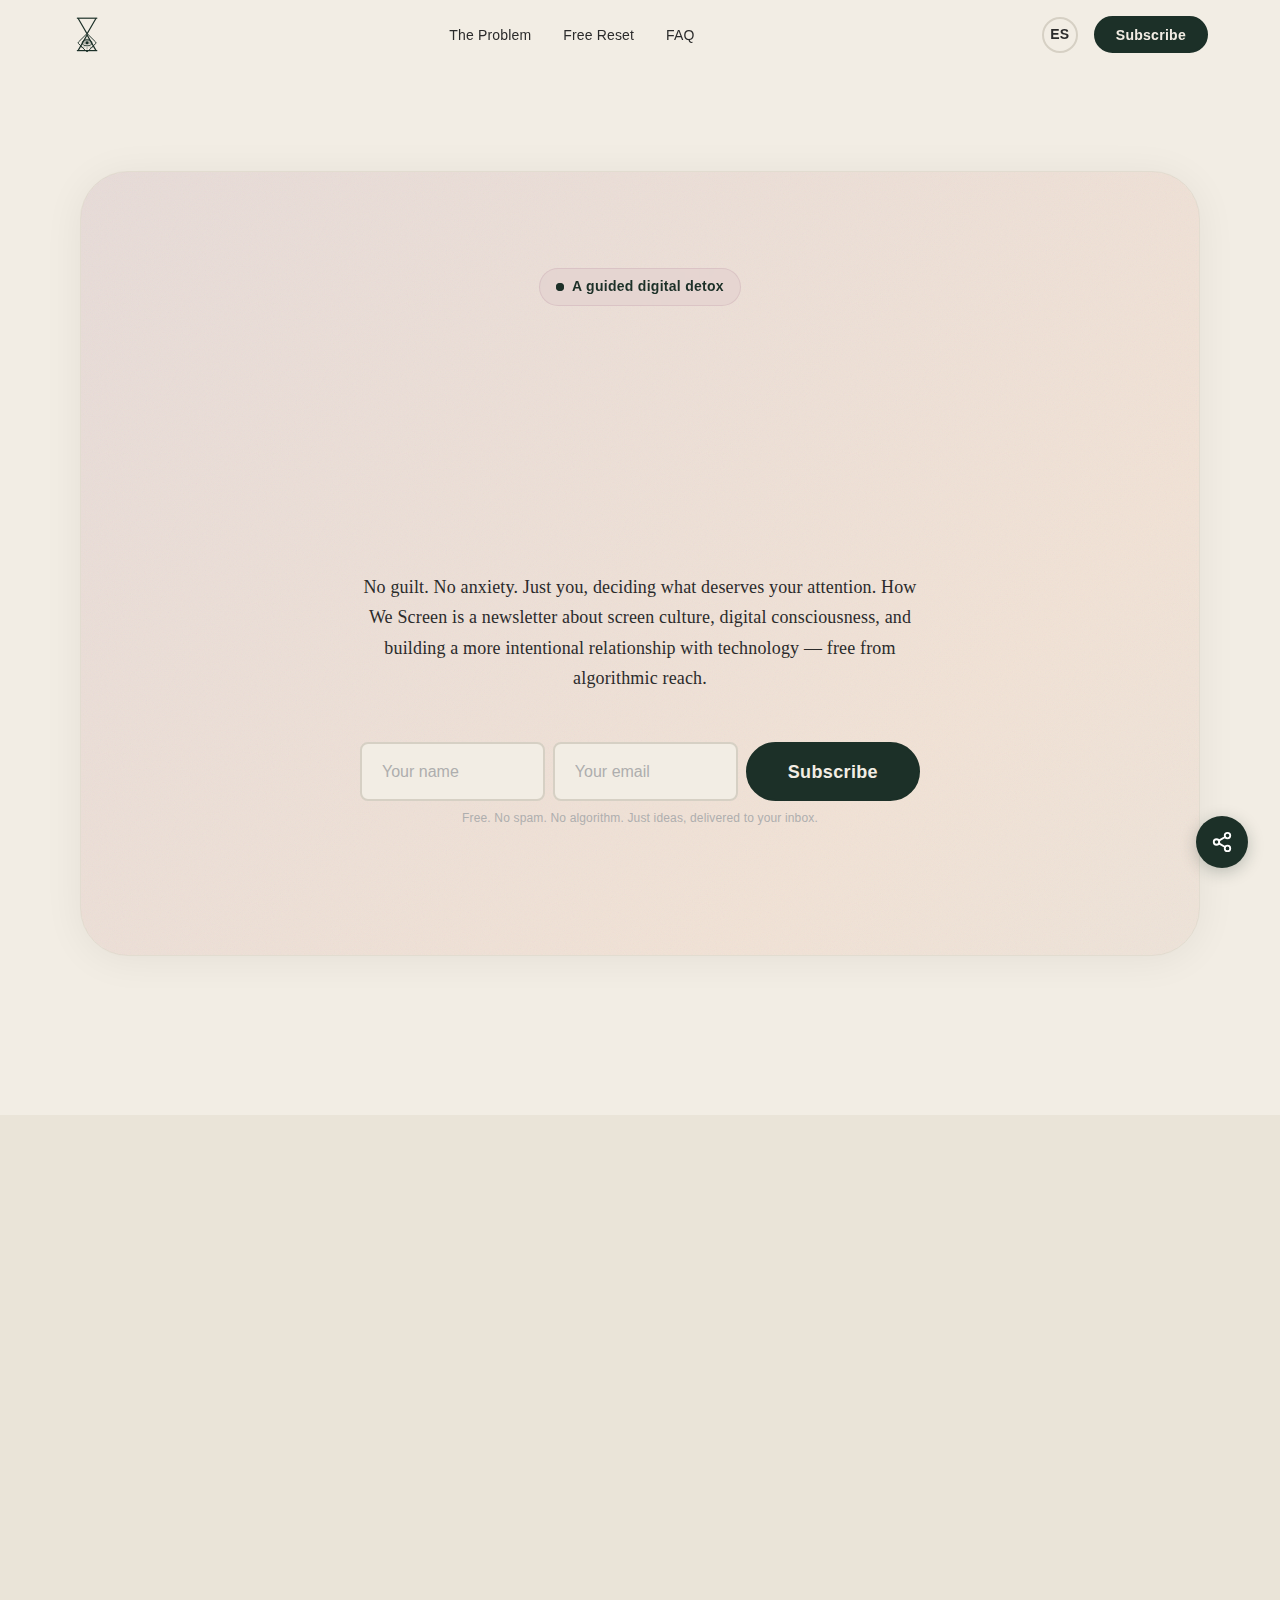
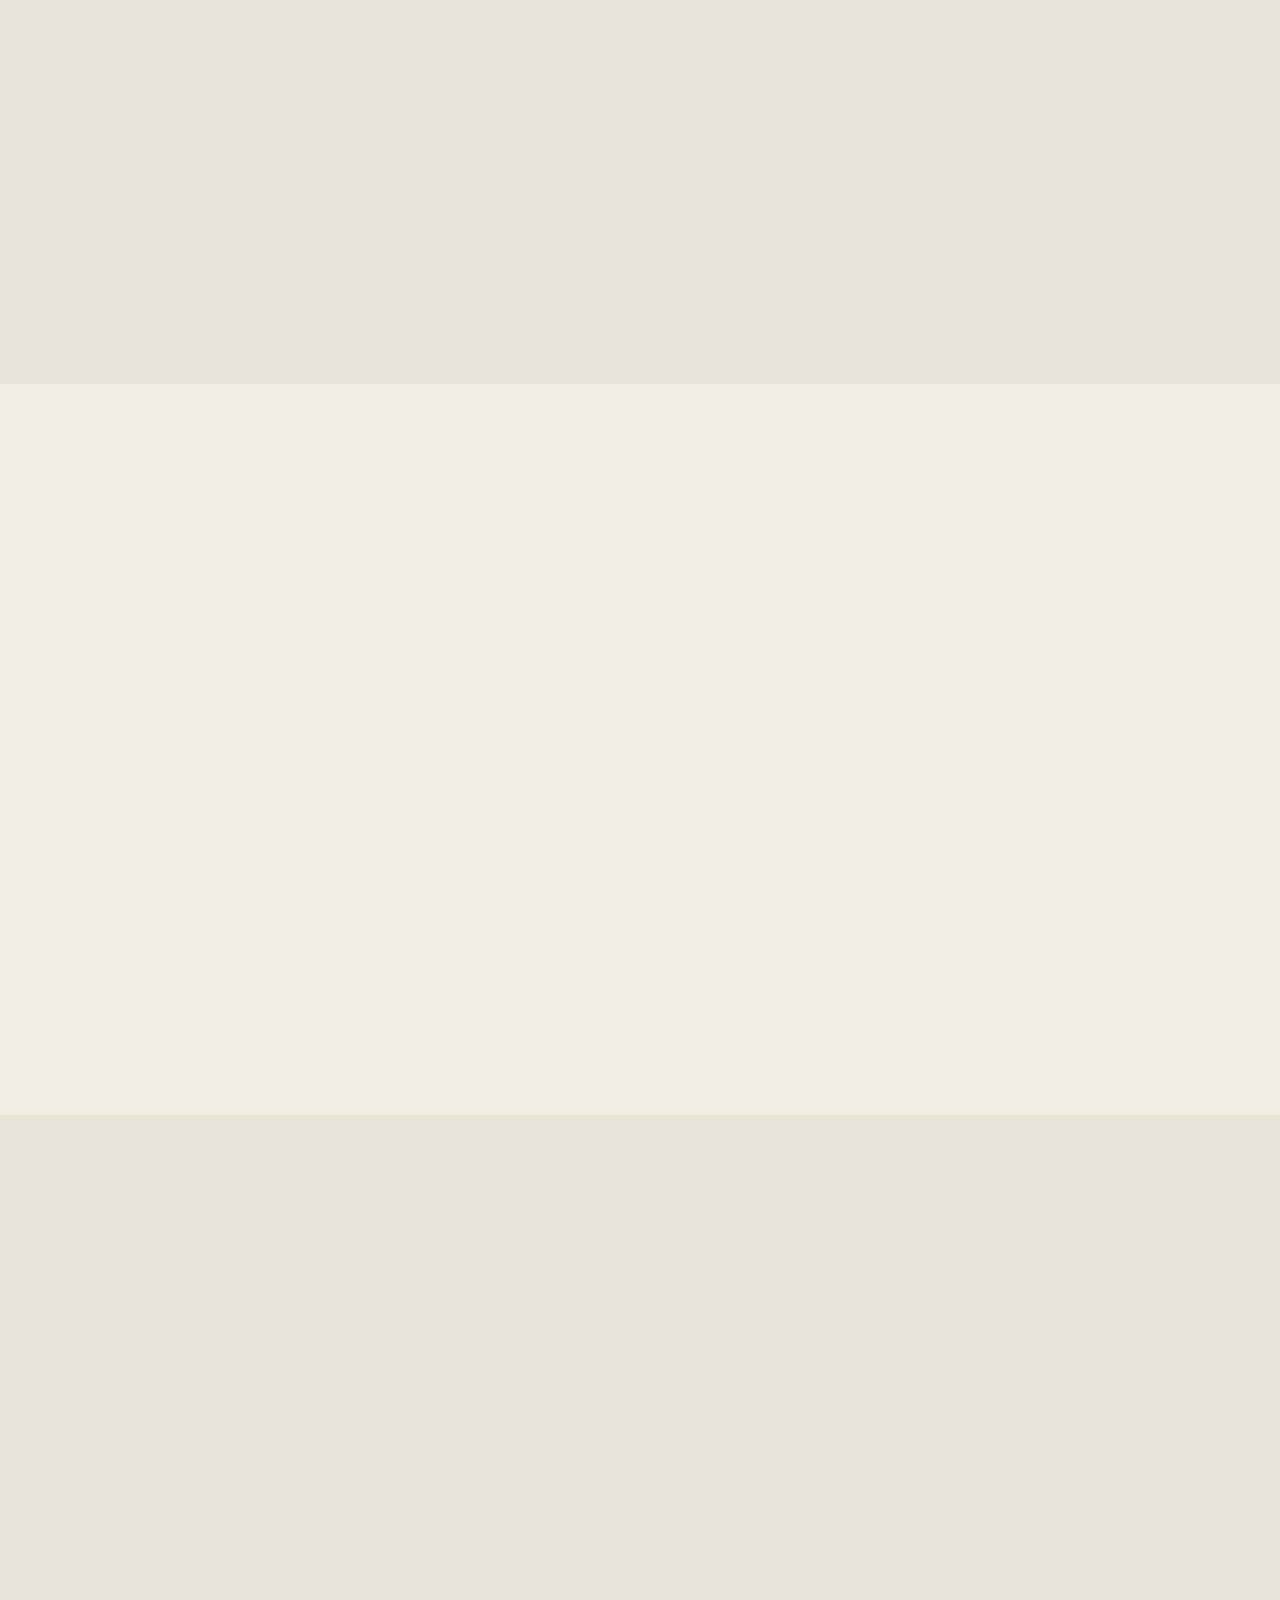
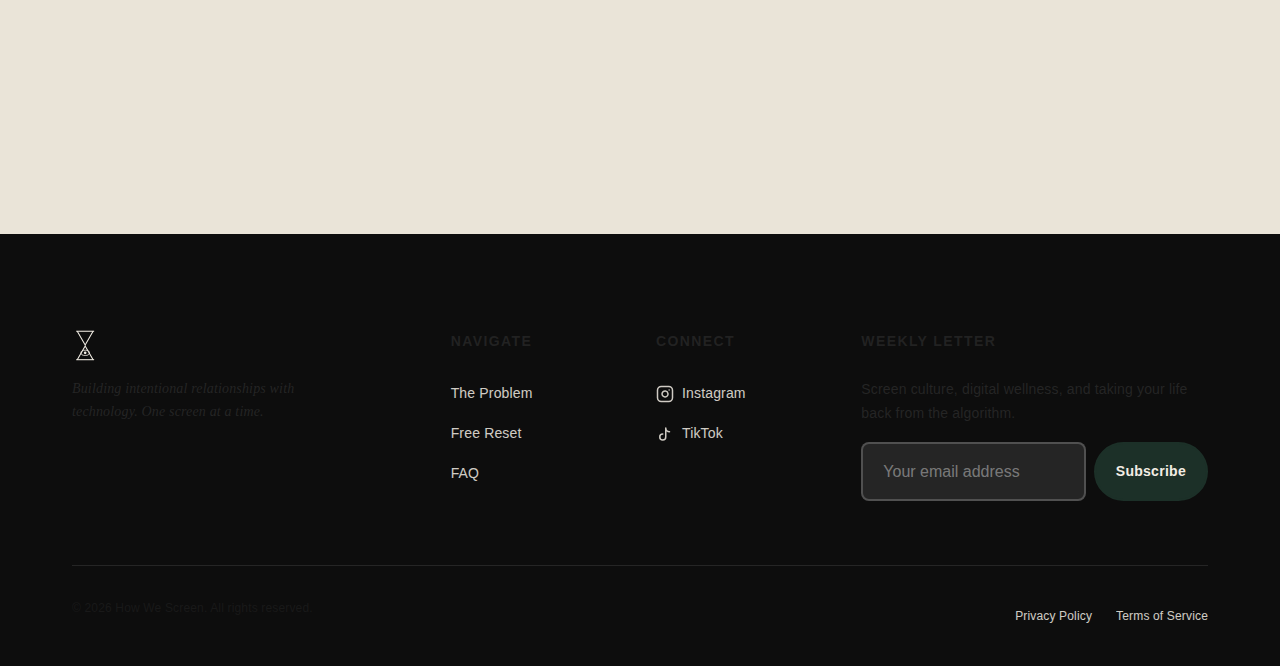
<file: index.html>
<!DOCTYPE html>
<html lang="en">
<head>
  <!-- Google tag (gtag.js) -->
  <script async src="https://www.googletagmanager.com/gtag/js?id=G-R9B388K7XB"></script>
  <script>
    window.dataLayer = window.dataLayer || [];
    function gtag(){dataLayer.push(arguments);}
    gtag('js', new Date());
    gtag('config', 'G-R9B388K7XB');
  </script>
  <meta charset="UTF-8">
  <meta http-equiv="Content-Security-Policy"
        content="default-src 'self'; script-src 'self' https://f.convertkit.com https://www.googletagmanager.com https://www.google-analytics.com; style-src 'self' 'unsafe-inline'; img-src 'self' data: blob: https://www.googletagmanager.com https://www.google-analytics.com; form-action 'self' https://app.kit.com; connect-src 'self' https://app.kit.com https://www.google-analytics.com https://analytics.google.com https://www.googletagmanager.com;">
  <meta name="viewport" content="width=device-width, initial-scale=1.0">
  <title>How We Screen | A Free Guided Digital Detox</title>
  <meta name="description" content="Build an intentional relationship with your screen. How We Screen offers guided digital detox programs, community, and content for people tired of doomscrolling.">

  <!-- Canonical URL -->
  <link rel="canonical" href="https://howwescreen.org/">
  <link rel="alternate" hreflang="en" href="https://howwescreen.org/">
  <link rel="alternate" hreflang="es" href="https://howwescreen.org/">

  <!-- Open Graph -->
  <meta property="og:title" content="How We Screen | Reclaim Your Attention">
  <meta property="og:description" content="Guided digital detox programs for people who are tired of feeling controlled by their screens.">
  <meta property="og:type" content="website">
  <meta property="og:site_name" content="How We Screen">
  <meta property="og:url" content="https://howwescreen.org/">
  <meta property="og:image" content="https://howwescreen.org/assets/og-image.png">

  <!-- Twitter Card -->
  <meta name="twitter:card" content="summary_large_image">
  <meta name="twitter:title" content="How We Screen | Reclaim Your Attention">
  <meta name="twitter:description" content="A free guided practice to build space between you and the digital noise.">
  <meta name="twitter:image" content="https://howwescreen.org/assets/og-image.png">

  <!-- Favicon -->
  <link rel="icon" type="image/png" href="FVFavicon.png">

  <!-- Preconnect for ConvertKit -->
  <link rel="preconnect" href="https://app.kit.com">
  <script src="https://f.convertkit.com/ckjs/ck.5.js" async></script>

  <!-- CSS -->
  <link rel="stylesheet" href="css/reset.css">
  <link rel="stylesheet" href="css/variables.css">
  <link rel="stylesheet" href="css/base.css">
  <link rel="stylesheet" href="css/layout.css">
  <link rel="stylesheet" href="css/components.css">
  <link rel="stylesheet" href="css/sections.css">
  <link rel="stylesheet" href="css/animations.css">
  <link rel="stylesheet" href="css/utilities.css">

  <!-- Structured Data -->
  <script type="application/ld+json">
  {
    "@context": "https://schema.org",
    "@type": "Organization",
    "name": "How We Screen",
    "url": "https://howwescreen.org",
    "description": "A free guided digital detox for anyone ready to build a more intentional relationship with their screen.",
    "sameAs": ["https://www.instagram.com/howwescreen"]
  }
  </script>
</head>
<body>

  <!-- Skip link -->
  <a href="#hero" class="skip-link">Skip to main content</a>

  <!-- ======================== NAVIGATION ======================== -->
  <header class="nav" id="nav" role="banner">
    <div class="container nav__inner">
      <a href="#" class="nav__logo" aria-label="How We Screen - Home" data-hws="img.navLogo">
        <!-- Hourglass-Eye Logo SVG -->
        <svg class="nav__logo-svg" viewBox="0 0 50 60" width="36" height="43" fill="none" stroke="currentColor" stroke-width="2" aria-hidden="true">
          <!-- Hourglass top -->
          <line x1="8" y1="2" x2="42" y2="2"/>
          <path d="M10 2 L25 28 L40 2" fill="none"/>
          <!-- Sand in bottom -->
          <path d="M20 38 Q25 34 30 38 L32 44 Q25 48 18 44 Z" fill="currentColor" stroke="none" opacity="0.3"/>
          <!-- Hourglass bottom -->
          <path d="M10 56 L25 30 L40 56" fill="none"/>
          <line x1="8" y1="56" x2="42" y2="56"/>
          <!-- Eye in diamond -->
          <rect x="14" y="32" width="22" height="22" rx="2" transform="rotate(45 25 43)" fill="none" stroke-width="1.5"/>
          <ellipse cx="25" cy="43" rx="8" ry="5" fill="none" stroke-width="1.5"/>
          <circle cx="25" cy="43" r="2.5" fill="currentColor" stroke="none"/>
          <!-- Eyelashes / rays at bottom -->
          <g stroke-width="1" opacity="0.6">
            <line x1="17" y1="48" x2="15" y2="52"/>
            <line x1="20" y1="49" x2="19" y2="53"/>
            <line x1="25" y1="50" x2="25" y2="54"/>
            <line x1="30" y1="49" x2="31" y2="53"/>
            <line x1="33" y1="48" x2="35" y2="52"/>
          </g>
        </svg>
        <span class="nav__logo-text" data-hws="nav.logoText" style="display:none">How We Screen</span>
      </a>

      <!-- Desktop navigation -->
      <nav class="nav__menu" role="navigation" aria-label="Main navigation">
        <ul class="nav__list">
          <li><a href="#problem" class="nav__link" data-i18n="nav.problem">The Problem</a></li>
          <li><a href="#detox" class="nav__link" data-i18n="nav.detox">Free Reset</a></li>
          <li><a href="#faq" class="nav__link" data-i18n="nav.faq">FAQ</a></li>
        </ul>
      </nav>

      <div class="nav__actions">
        <button class="lang-toggle" aria-label="Cambiar a español">ES</button>
        <a href="#hero-form" class="btn btn--primary btn--sm nav__cta" data-hws="nav.ctaText" data-i18n="nav.cta">Subscribe</a>
      </div>

      <!-- Hamburger button (mobile) -->
      <button class="nav__burger" id="nav-burger" aria-expanded="false" aria-controls="nav-mobile-menu" aria-label="Open navigation menu">
        <span></span><span></span><span></span>
      </button>
    </div>

    <!-- Mobile menu -->
    <div class="nav__menu--mobile" id="nav-mobile-menu" aria-hidden="true">
      <ul class="nav__list">
        <li><a href="#problem" class="nav__link" data-i18n="nav.problem">The Problem</a></li>
        <li><a href="#detox" class="nav__link" data-i18n="nav.detox">Free Reset</a></li>
        <li><a href="#faq" class="nav__link" data-i18n="nav.faq">FAQ</a></li>
      </ul>
      <button class="lang-toggle" aria-label="Cambiar a español">ES</button>
      <a href="#hero-form" class="btn btn--primary" data-i18n="nav.cta">Subscribe</a>
    </div>
  </header>

  <main>
    <!-- ======================== HERO ======================== -->
    <section class="section section--hero" id="hero">
      <div class="container">
        <div class="hero-card">
          <!-- Animated gradient background -->
          <div class="hero-card__bg">
            <div class="hero-card__grain"></div>
          </div>

          <!-- Content -->
          <div class="hero-card__content">
            <!-- Badge pill -->
            <div class="hero-card__badge reveal" data-hws="hero.label" data-i18n="hero.badge">
              <span class="hero-card__badge-dot">
                <span class="hero-card__badge-ping"></span>
                <span class="hero-card__badge-dot-inner"></span>
              </span>
              A guided digital detox
            </div>

            <!-- Headline -->
            <h1 class="hero-card__headline" id="hero-headline" data-hws="hero.headline">
              <span class="hero-word" style="animation-delay: 0.1s">What</span>
              <span class="hero-word" style="animation-delay: 0.2s">if</span>
              <span class="hero-word" style="animation-delay: 0.3s">you</span>
              <span class="hero-word" style="animation-delay: 0.4s">could</span>
              <span class="hero-word" style="animation-delay: 0.5s">look</span>
              <span class="hero-word" style="animation-delay: 0.6s">at</span>
              <span class="hero-word" style="animation-delay: 0.7s">your</span>
              <span class="hero-word" style="animation-delay: 0.8s">phone</span>
              <span class="hero-word" style="animation-delay: 0.9s">and</span>
              <span class="hero-word" style="animation-delay: 1.0s">feel</span>
              <span class="hero-word" style="animation-delay: 1.1s"><em>nothing?</em></span>
            </h1>

            <!-- Subtext -->
            <p class="hero-card__subtext reveal reveal-delay-5" data-hws="hero.subtext" data-i18n="hero.subtext">
              No guilt. No anxiety. Just you, deciding what deserves your attention.
              How We Screen is a free, guided practice for anyone ready to build space between themselves and the digital noise.
            </p>

            <!-- Newsletter form -->
            <div class="hero-card__cta-group reveal reveal-delay-6">
              <form
                action="https://app.kit.com/forms/9073578/subscriptions"
                method="post"
                class="newsletter-form hero-form"
                data-sv-form="9073578"
                data-uid="f0bed3858c"
                id="hero-form"
              >
                <div class="hero-form__fields">
                  <label for="hero-name" class="visually-hidden">First name</label>
                  <input
                    type="text"
                    id="hero-name"
                    name="fields[first_name]"
                    placeholder="Your name"
                    class="input"
                    autocomplete="given-name"
                    data-i18n="hero.namePlaceholder"
                  >
                  <label for="hero-email" class="visually-hidden">Email address</label>
                  <input
                    type="email"
                    id="hero-email"
                    name="email_address"
                    placeholder="Your email"
                    class="input"
                    required
                    autocomplete="email"
                    data-i18n="hero.emailPlaceholder"
                  >
                  <button type="submit" class="btn btn--primary btn--lg" data-i18n="hero.formButton">Subscribe</button>
                </div>
                <p class="form-note" data-hws="hero.formNote" data-i18n="hero.formNote">Free. No spam. No algorithm. Just ideas, delivered to your inbox.</p>
              </form>
              <div class="form-success" id="hero-form-success" hidden>
                <p data-i18n="hero.formSuccess">Welcome in. Check your inbox to confirm.</p>
              </div>
              <div class="form-error" id="hero-form-error" hidden>
                <p data-i18n="hero.formError">Hmm, that didn&rsquo;t work. Try again?</p>
              </div>
            </div>
          </div>
        </div>
      </div>
    </section>

    <!-- Transition -->
    <div class="section-transition" aria-hidden="true">
      <p class="reveal" data-hws="transition.1" data-i18n="transition.1">You already know something is off.</p>
    </div>

    <!-- ======================== PROBLEM ======================== -->
    <section class="section section--problem" id="problem">
      <div class="container">
        <div class="text-center mb-2xl">
          <p class="section-label reveal" data-hws="problem.label" data-i18n="problem.label">The Problem</p>
          <h2 class="section-heading reveal reveal-delay-1" data-hws="problem.heading" data-i18n="problem.heading">The Scroll Trap</h2>
        </div>

        <div class="problem__body">
          <p class="reveal" data-hws="problem.body1" data-i18n="problem.body1">
            It starts innocently. A quick check. A notification. And then thirty minutes vanish
            like they were never yours. You unlock your phone 96 times a day. You watch reels
            you don&rsquo;t even like. You know it&rsquo;s not making you feel good, and you do it anyway.
          </p>
          <p class="reveal reveal-delay-1" data-hws="problem.body2" data-i18n="problem.body2">
            This isn&rsquo;t a willpower failure. It&rsquo;s a design feature. Every app on your phone was built
            by a team of engineers whose success is measured by how long they keep you staring at glass.
          </p>
          <p class="reveal reveal-delay-2" data-hws="problem.body3" data-i18n="problem.body3">
            You&rsquo;re not the problem. But you might be ready for a different relationship with your screen.
          </p>
        </div>

        <div class="problem__stats">
          <div class="stat-card reveal reveal-delay-1">
            <div class="stat-card__number" data-count="7" data-suffix=" hrs" data-hws="problem.stat1Number">7 hrs</div>
            <div class="stat-card__label" data-hws="problem.stat1Label" data-i18n="problem.stat1Label">Average daily screen time for adults</div>
          </div>
          <div class="stat-card reveal reveal-delay-2">
            <div class="stat-card__number" data-count="96" data-suffix="x" data-hws="problem.stat2Number">96x</div>
            <div class="stat-card__label" data-hws="problem.stat2Label" data-i18n="problem.stat2Label">Average daily phone checks</div>
          </div>
          <div class="stat-card reveal reveal-delay-3">
            <div class="stat-card__number" data-count="58" data-suffix="%" data-hws="problem.stat3Number">58%</div>
            <div class="stat-card__label" data-hws="problem.stat3Label" data-i18n="problem.stat3Label">Of adults say social media harms their mental health</div>
          </div>
        </div>
      </div>
    </section>

    <!-- Transition -->
    <div class="section-transition" aria-hidden="true">
      <p class="reveal" data-hws="transition.2" data-i18n="transition.2">So here &mdash; take this.</p>
    </div>

    <!-- ======================== DETOX ======================== -->
    <section class="section section--detox" id="detox">
      <div class="container">
        <span class="section-label reveal" data-hws="detox.label" data-i18n="detox.label">Our Gift to You</span>
        <h2 class="section-heading reveal reveal-delay-1" data-hws="detox.heading" data-i18n="detox.heading">The 3-Day Screen Reset</h2>
        <div class="detox__content reveal reveal-delay-2">
          <p class="detox__body" data-hws="detox.body" data-i18n="detox.body">
            We made this for you. Three gentle emails over three days &mdash; each one a small invitation to notice, breathe, and choose differently. No rules. No shame. Just us, walking beside you through the noise, helping you find the quiet that was always yours.
          </p>
          <div class="detox__form-wrap">
            <form
              action="https://app.kit.com/forms/9070045/subscriptions"
              method="post"
              class="newsletter-form detox-form"
              data-sv-form="9070045"
              data-uid="da07d62314"
              id="detox-form"
            >
              <div class="detox-form__fields">
                <label for="detox-name" class="visually-hidden">First name</label>
                <input
                  type="text"
                  id="detox-name"
                  name="fields[first_name]"
                  placeholder="Your name"
                  class="input"
                  autocomplete="given-name"
                  data-i18n="detox.namePlaceholder"
                >
                <label for="detox-email" class="visually-hidden">Email address</label>
                <input
                  type="email"
                  id="detox-email"
                  name="email_address"
                  placeholder="Your email"
                  class="input"
                  required
                  autocomplete="email"
                  data-i18n="detox.emailPlaceholder"
                >
                <button type="submit" class="btn btn--primary btn--lg" data-i18n="detox.formButton">Send Me the Reset</button>
              </div>
              <p class="form-note" data-hws="detox.formNote" data-i18n="detox.formNote">Free, always. Three emails, then we let go. Unless you want to stay.</p>
            </form>
            <div class="form-success" id="detox-form-success" hidden>
              <p data-i18n="detox.formSuccess">You&rsquo;re in. Check your inbox &mdash; Day 1 is on its way.</p>
            </div>
            <div class="form-error" id="detox-form-error" hidden>
              <p data-i18n="detox.formError">Hmm, that didn&rsquo;t work. Try again?</p>
            </div>
          </div>
        </div>
      </div>
    </section>

    <!-- ======================== FAQ ======================== -->
    <section class="section section--faq" id="faq">
      <div class="container">
        <div class="text-center mb-2xl">
          <p class="section-label reveal" data-hws="faq.label" data-i18n="faq.label">FAQ</p>
          <h2 class="section-heading reveal reveal-delay-1" data-hws="faq.heading" data-i18n="faq.heading">Questions you probably have</h2>
        </div>

        <div class="accordion" role="list">
          <div class="accordion__item reveal reveal-delay-1" role="listitem">
            <button class="accordion__trigger" aria-expanded="false" aria-controls="faq-1">
              <span data-hws="faq.item0.question" data-i18n="faq.item0.question">What is How We Screen?</span>
              <span class="accordion__icon" aria-hidden="true">+</span>
            </button>
            <div class="accordion__content" id="faq-1">
              <div class="accordion__content-inner">
                <p data-hws="faq.item0.answer" data-i18n="faq.item0.answer">A newsletter about screen culture, digital consciousness, and building a more intentional relationship with technology. No corporate wellness. No shame. Just honest ideas delivered to your inbox.</p>
              </div>
            </div>
          </div>

          <div class="accordion__item reveal reveal-delay-2" role="listitem">
            <button class="accordion__trigger" aria-expanded="false" aria-controls="faq-2">
              <span data-hws="faq.item1.question" data-i18n="faq.item1.question">How often do you send emails?</span>
              <span class="accordion__icon" aria-hidden="true">+</span>
            </button>
            <div class="accordion__content" id="faq-2">
              <div class="accordion__content-inner">
                <p data-hws="faq.item1.answer" data-i18n="faq.item1.answer">Once a week. We respect your inbox the way we want you to respect your screen time. No daily blasts, no engagement bait &mdash; just one letter worth reading.</p>
              </div>
            </div>
          </div>

          <div class="accordion__item reveal reveal-delay-3" role="listitem">
            <button class="accordion__trigger" aria-expanded="false" aria-controls="faq-3">
              <span data-hws="faq.item2.question" data-i18n="faq.item2.question">Is this a product or an app?</span>
              <span class="accordion__icon" aria-hidden="true">+</span>
            </button>
            <div class="accordion__content" id="faq-3">
              <div class="accordion__content-inner">
                <p data-hws="faq.item2.answer" data-i18n="faq.item2.answer">Not yet. Right now How We Screen is ideas and community. We&rsquo;re building something bigger &mdash; guided programs, tools, conversations &mdash; but it starts here, with the newsletter. More is coming.</p>
              </div>
            </div>
          </div>

          <div class="accordion__item reveal reveal-delay-4" role="listitem">
            <button class="accordion__trigger" aria-expanded="false" aria-controls="faq-4">
              <span data-hws="faq.item3.question" data-i18n="faq.item3.question">Can I unsubscribe?</span>
              <span class="accordion__icon" aria-hidden="true">+</span>
            </button>
            <div class="accordion__content" id="faq-4">
              <div class="accordion__content-inner">
                <p data-hws="faq.item3.answer" data-i18n="faq.item3.answer">Always. One click, no guilt. We&rsquo;re not going to guilt-trip you into staying &mdash; that would be deeply ironic for a newsletter about intentional screen use.</p>
              </div>
            </div>
          </div>
        </div>
      </div>
    </section>
  </main>

  <!-- ======================== FOOTER ======================== -->
  <footer class="footer" id="footer">
    <div class="container">
      <div class="footer__grid">
        <!-- Brand column -->
        <div class="footer__brand">
          <div class="footer__logo" data-hws="img.footerLogo">
            <svg viewBox="0 0 50 60" width="28" height="34" fill="none" stroke="currentColor" stroke-width="2" aria-hidden="true">
              <line x1="8" y1="2" x2="42" y2="2"/>
              <path d="M10 2 L25 28 L40 2" fill="none"/>
              <path d="M10 56 L25 30 L40 56" fill="none"/>
              <line x1="8" y1="56" x2="42" y2="56"/>
              <ellipse cx="25" cy="43" rx="8" ry="5" fill="none" stroke-width="1.5"/>
              <circle cx="25" cy="43" r="2.5" fill="currentColor" stroke="none"/>
            </svg>
          </div>
          <p class="footer__tagline" data-hws="footer.tagline" data-i18n="footer.tagline">Building intentional relationships with technology. One screen at a time.</p>
        </div>

        <!-- Links -->
        <div>
          <p class="footer__heading" data-i18n="footer.navigate">Navigate</p>
          <div class="footer__links">
            <a href="#problem" data-i18n="nav.problem">The Problem</a>
            <a href="#detox" data-i18n="nav.detox">Free Reset</a>
            <a href="#faq" data-i18n="nav.faq">FAQ</a>
          </div>
        </div>

        <!-- Social -->
        <div>
          <p class="footer__heading" data-i18n="footer.connect">Connect</p>
          <div class="footer__links">
            <a href="https://www.instagram.com/howwescreen" target="_blank" rel="noopener noreferrer" class="footer__social-link" data-hws="footer.instagramUrl">
              <svg width="18" height="18" viewBox="0 0 24 24" fill="none" stroke="currentColor" stroke-width="2" stroke-linecap="round" stroke-linejoin="round" aria-hidden="true">
                <rect x="2" y="2" width="20" height="20" rx="5" ry="5"/>
                <path d="M16 11.37A4 4 0 1 1 12.63 8 4 4 0 0 1 16 11.37z"/>
                <line x1="17.5" y1="6.5" x2="17.51" y2="6.5"/>
              </svg>
              Instagram
            </a>
            <a href="https://www.tiktok.com/@howwescreen" target="_blank" rel="noopener noreferrer" class="footer__social-link" data-hws="footer.tiktokUrl">
              <svg width="18" height="18" viewBox="0 0 24 24" fill="none" stroke="currentColor" stroke-width="2" stroke-linecap="round" stroke-linejoin="round" aria-hidden="true">
                <path d="M9 12a4 4 0 1 0 4 4V4a5 5 0 0 0 5 5"/>
              </svg>
              TikTok
            </a>
          </div>
        </div>

        <!-- Newsletter -->
        <div class="footer__newsletter">
          <p class="footer__heading" data-i18n="footer.newsletter">Weekly Letter</p>
          <p style="font-size: var(--text-sm); opacity: 0.8; margin-bottom: var(--space-md);" data-hws="footer.newsletterDesc" data-i18n="footer.newsletterDesc">Screen culture, digital wellness, and taking your life back from the algorithm.</p>
          <form
            action="https://app.kit.com/forms/9073578/subscriptions"
            method="post"
            class="newsletter-form inline-form"
            data-sv-form="9073578"
            data-uid="f0bed3858c"
            id="footer-form"
          >
            <label for="footer-email" class="visually-hidden">Email address</label>
            <input
              type="email"
              id="footer-email"
              name="email_address"
              placeholder="Your email address"
              class="input"
              required
              autocomplete="email"
              data-i18n="footer.emailPlaceholder"
            >
            <button type="submit" class="btn btn--primary btn--sm" data-i18n="footer.subscribe">Subscribe</button>
          </form>
          <div class="form-success" id="footer-form-success" hidden>
            <p style="font-size: var(--text-sm);">Almost there! Check your inbox to confirm your subscription.</p>
          </div>
        </div>
      </div>

      <div class="footer__bottom">
        <p class="footer__copyright" data-hws="footer.copyright" data-i18n="footer.copyright">&copy; 2026 How We Screen. All rights reserved.</p>
        <div class="footer__legal">
          <a href="#">Privacy Policy</a>
          <a href="#">Terms of Service</a>
        </div>
      </div>
    </div>
  </footer>

  <!-- JavaScript -->
  <!-- Share FAB -->
  <div class="share-fab-wrapper">
    <button class="share-fab" aria-label="Share this page" aria-expanded="false">
      <svg viewBox="0 0 24 24" fill="none" stroke="currentColor" stroke-width="2" stroke-linecap="round" stroke-linejoin="round" aria-hidden="true">
        <circle cx="18" cy="5" r="3"/><circle cx="6" cy="12" r="3"/><circle cx="18" cy="19" r="3"/>
        <line x1="8.59" y1="13.51" x2="15.42" y2="17.49"/><line x1="15.41" y1="6.51" x2="8.59" y2="10.49"/>
      </svg>
    </button>
    <div class="share-popover" role="menu">
      <button class="share-option" data-share="copy" role="menuitem">
        <svg viewBox="0 0 24 24" fill="none" stroke="currentColor" stroke-width="2" stroke-linecap="round" stroke-linejoin="round"><rect x="9" y="9" width="13" height="13" rx="2"/><path d="M5 15H4a2 2 0 0 1-2-2V4a2 2 0 0 1 2-2h9a2 2 0 0 1 2 2v1"/></svg>
        Copy link
      </button>
      <button class="share-option" data-share="twitter" role="menuitem">
        <svg viewBox="0 0 24 24" fill="currentColor"><path d="M18.244 2.25h3.308l-7.227 8.26 8.502 11.24H16.17l-5.214-6.817L4.99 21.75H1.68l7.73-8.835L1.254 2.25H8.08l4.713 6.231zm-1.161 17.52h1.833L7.084 4.126H5.117z"/></svg>
        X / Twitter
      </button>
      <button class="share-option" data-share="email" role="menuitem">
        <svg viewBox="0 0 24 24" fill="none" stroke="currentColor" stroke-width="2" stroke-linecap="round" stroke-linejoin="round"><path d="M4 4h16c1.1 0 2 .9 2 2v12c0 1.1-.9 2-2 2H4c-1.1 0-2-.9-2-2V6c0-1.1.9-2 2-2z"/><polyline points="22,6 12,13 2,6"/></svg>
        Email
      </button>
      <button class="share-option" data-share="whatsapp" role="menuitem">
        <svg viewBox="0 0 24 24" fill="currentColor"><path d="M17.472 14.382c-.297-.149-1.758-.867-2.03-.967-.273-.099-.471-.148-.67.15-.197.297-.767.966-.94 1.164-.173.199-.347.223-.644.075-.297-.15-1.255-.463-2.39-1.475-.883-.788-1.48-1.761-1.653-2.059-.173-.297-.018-.458.13-.606.134-.133.298-.347.446-.52.149-.174.198-.298.298-.497.099-.198.05-.371-.025-.52-.075-.149-.669-1.612-.916-2.207-.242-.579-.487-.5-.669-.51-.173-.008-.371-.01-.57-.01-.198 0-.52.074-.792.372-.272.297-1.04 1.016-1.04 2.479 0 1.462 1.065 2.875 1.213 3.074.149.198 2.096 3.2 5.077 4.487.709.306 1.262.489 1.694.625.712.227 1.36.195 1.871.118.571-.085 1.758-.719 2.006-1.413.248-.694.248-1.289.173-1.413-.074-.124-.272-.198-.57-.347m-5.421 7.403h-.004a9.87 9.87 0 01-5.031-1.378l-.361-.214-3.741.982.998-3.648-.235-.374a9.86 9.86 0 01-1.51-5.26c.001-5.45 4.436-9.884 9.888-9.884 2.64 0 5.122 1.03 6.988 2.898a9.825 9.825 0 012.893 6.994c-.003 5.45-4.437 9.884-9.885 9.884m8.413-18.297A11.815 11.815 0 0012.05 0C5.495 0 .16 5.335.157 11.892c0 2.096.547 4.142 1.588 5.945L.057 24l6.305-1.654a11.882 11.882 0 005.683 1.448h.005c6.554 0 11.89-5.335 11.893-11.893a11.821 11.821 0 00-3.48-8.413z"/></svg>
        WhatsApp
      </button>
      <button class="share-option" data-share="instagram" role="menuitem">
        <svg viewBox="0 0 24 24" fill="none" stroke="currentColor" stroke-width="2" stroke-linecap="round" stroke-linejoin="round"><rect x="2" y="2" width="20" height="20" rx="5" ry="5"/><path d="M16 11.37A4 4 0 1 1 12.63 8 4 4 0 0 1 16 11.37z"/><line x1="17.5" y1="6.5" x2="17.51" y2="6.5"/></svg>
        Instagram
      </button>
    </div>
  </div>

  <script defer src="js/site-data.js"></script>
  <script defer src="js/site-renderer.js"></script>
  <script defer src="js/scroll-animations.js"></script>
  <script defer src="js/mobile-menu.js"></script>
  <script defer src="js/smooth-scroll.js"></script>
  <script defer src="js/form-handler.js"></script>
  <script defer src="js/faq-accordion.js"></script>
  <script defer src="js/share.js"></script>
  <script defer src="js/i18n.js"></script>
  <script defer src="js/main.js"></script>
  <script defer src="js/editor-init.js"></script>
</body>
</html>
</file>
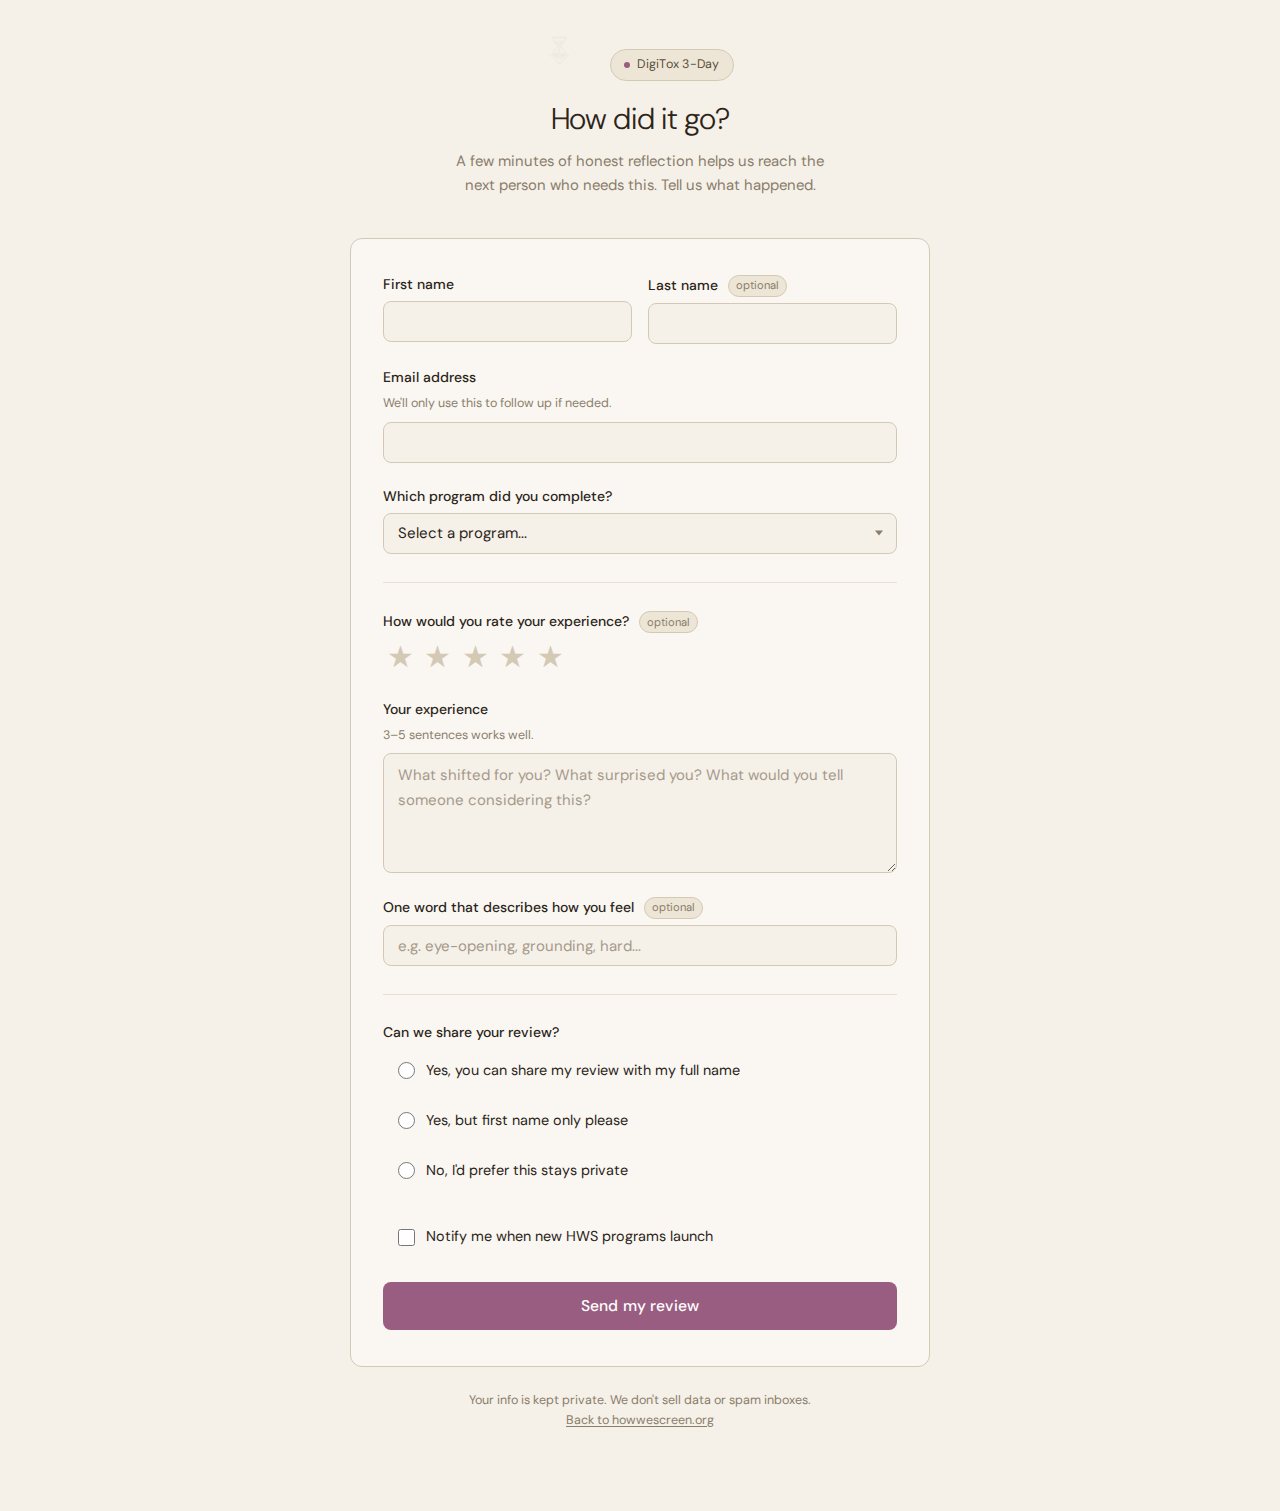
<file: review/index.html>
<!DOCTYPE html>
<!--
  Component:  HWS Testimonial / Review Collection Form
  Purpose:    Post-program review submission for DigiTox 3-Day (and future HWS programs)
  Version:    1.0.0

  Integration Notes
  ─────────────────
  This form logs collected data to the browser console on submit.
  To wire up a real backend, find the comment "BACKEND INTEGRATION POINT" inside
  handleSuccess() near the bottom of the <script> block and replace the console.log
  with one of the following:

  ▸ Formspree (easiest):
      1. Create a form at formspree.io, copy your endpoint URL.
      2. Add action="https://formspree.io/f/YOUR_ID" method="POST" to the <form> element.
      3. Remove the form's submit event listener in the JS.

  ▸ Netlify Forms:
      1. Add the `netlify` attribute and a `name` attribute to the <form> element.
      2. Remove the JS submit handler.

  ▸ Custom API:
      Replace the console.log with:
        await fetch('/api/reviews', {
          method: 'POST',
          headers: { 'Content-Type': 'application/json' },
          body: JSON.stringify(formData)
        });
-->
<html lang="en">
<head>
  <meta charset="UTF-8">
  <meta name="viewport" content="width=device-width, initial-scale=1.0">
  <title>Share Your Experience | How We Screen</title>
  <meta name="description" content="Tell us how the DigiTox 3-Day reset went for you.">
  <meta name="robots" content="noindex">

  <!-- Favicon -->
  <link rel="icon" type="image/png" href="../FVFavicon.png">

  <!-- Google Fonts — DM Sans -->
  <link rel="preconnect" href="https://fonts.googleapis.com">
  <link rel="preconnect" href="https://fonts.gstatic.com" crossorigin>
  <link href="https://fonts.googleapis.com/css2?family=DM+Sans:ital,opsz,wght@0,9..40,300;0,9..40,400;0,9..40,500;1,9..40,300&display=swap" rel="stylesheet">

  <style>
    /* ================================================================
       RESET
    ================================================================ */
    *, *::before, *::after {
      box-sizing: border-box;
      margin: 0;
      padding: 0;
    }

    /* ================================================================
       DESIGN TOKENS  (mirrors howwescreen.org palette)
    ================================================================ */
    :root {
      --bg:              #F5F0E8;
      --bg-card:         #FAF7F2;
      --bg-secondary:    #EDE6D6;
      --bg-dark:         #2C2418;
      --border:          #D4C9B4;
      --border-light:    #E8E0D0;
      --text:            #2C2418;
      --text-secondary:  #5C4E3C;
      --text-muted:      #8A7D6B;
      --brand:           #6B4C3B;
      --brand-hover:     #5A3D2E;
      --cta:             #995D81;
      --cta-hover:       #824E6D;
      --star:            #EB8258;
      --star-empty:      #D4C9B4;
      --error:           #B94040;
      --error-bg:        #FBF0F0;
      --error-border:    rgba(185, 64, 64, 0.25);
      --focus-ring:      rgba(107, 76, 59, 0.18);
      --radius-sm:       4px;
      --radius:          8px;
      --radius-lg:       12px;
      --radius-pill:     9999px;
      --speed:           0.2s;
      --ease:            cubic-bezier(0.25, 0.1, 0.25, 1);
    }

    /* ================================================================
       BASE
    ================================================================ */
    html { font-size: 16px; -webkit-text-size-adjust: 100%; }

    body {
      font-family: 'DM Sans', -apple-system, BlinkMacSystemFont, 'Helvetica Neue', Arial, sans-serif;
      background: var(--bg);
      color: var(--text);
      line-height: 1.6;
      min-height: 100vh;
      padding: 2rem 1rem 5rem;
    }

    /* ================================================================
       PAGE WRAPPER
    ================================================================ */
    .page {
      max-width: 580px;
      margin: 0 auto;
    }

    /* ================================================================
       HEADER
    ================================================================ */
    .page-header {
      margin-bottom: 2.5rem;
      text-align: center;
    }

    .logo-link {
      display: inline-flex;
      align-items: center;
      gap: 0.5rem;
      color: var(--brand);
      text-decoration: none;
      margin-bottom: 2rem;
    }

    .logo-link:hover { opacity: 0.8; }

    .logo-wordmark {
      font-size: 0.8rem;
      font-weight: 500;
      letter-spacing: 0.08em;
      text-transform: uppercase;
      color: var(--brand);
    }

    .page-badge {
      display: inline-flex;
      align-items: center;
      gap: 0.45rem;
      background: var(--bg-secondary);
      border: 1px solid var(--border);
      border-radius: var(--radius-pill);
      padding: 0.3rem 0.85rem;
      font-size: 0.78rem;
      color: var(--text-secondary);
      letter-spacing: 0.02em;
      margin-bottom: 1.25rem;
    }

    .page-badge__dot {
      width: 6px;
      height: 6px;
      border-radius: 50%;
      background: var(--cta);
      flex-shrink: 0;
    }

    .page-header h1 {
      font-size: clamp(1.5rem, 4vw, 1.875rem);
      font-weight: 300;
      line-height: 1.2;
      color: var(--text);
      margin-bottom: 0.75rem;
      letter-spacing: -0.01em;
    }

    .page-header p {
      font-size: 0.93rem;
      color: var(--text-muted);
      max-width: 400px;
      margin: 0 auto;
      line-height: 1.65;
    }

    /* ================================================================
       FORM CARD
    ================================================================ */
    .form-card {
      background: var(--bg-card);
      border: 1px solid var(--border);
      border-radius: var(--radius-lg);
      padding: 1.75rem 1.25rem;
    }

    @media (min-width: 480px) {
      .form-card { padding: 2.25rem 2rem; }
    }

    /* ================================================================
       FORM STRUCTURE
    ================================================================ */
    .field { margin-bottom: 1.5rem; }
    .field:last-child { margin-bottom: 0; }

    .field-row {
      display: grid;
      grid-template-columns: 1fr 1fr;
      gap: 1rem;
    }

    @media (max-width: 420px) {
      .field-row { grid-template-columns: 1fr; }
    }

    .divider {
      border: none;
      border-top: 1px solid var(--border-light);
      margin: 1.75rem 0;
    }

    /* ================================================================
       LABELS
    ================================================================ */
    .label {
      display: block;
      font-size: 0.875rem;
      font-weight: 500;
      color: var(--text);
      margin-bottom: 0.4rem;
      line-height: 1.4;
    }

    .label-note {
      display: block;
      font-size: 0.78rem;
      font-weight: 400;
      color: var(--text-muted);
      margin-top: 0.1rem;
      margin-bottom: 0.45rem;
    }

    .optional-pill {
      display: inline-block;
      font-size: 0.7rem;
      font-weight: 400;
      color: var(--text-muted);
      background: var(--bg-secondary);
      border: 1px solid var(--border);
      border-radius: var(--radius-pill);
      padding: 0.1rem 0.45rem;
      margin-left: 0.35rem;
      vertical-align: middle;
      line-height: 1.5;
    }

    /* ================================================================
       INPUTS
    ================================================================ */
    .input,
    .select,
    .textarea {
      display: block;
      width: 100%;
      background: var(--bg);
      border: 1px solid var(--border);
      border-radius: var(--radius);
      color: var(--text);
      font-family: inherit;
      font-size: 0.938rem;
      padding: 0.6rem 0.85rem;
      transition: border-color var(--speed) var(--ease),
                  box-shadow var(--speed) var(--ease),
                  background var(--speed) var(--ease);
      outline: none;
      -webkit-appearance: none;
      appearance: none;
    }

    .input::placeholder,
    .textarea::placeholder {
      color: var(--text-muted);
      opacity: 0.75;
    }

    .input:focus,
    .select:focus,
    .textarea:focus {
      border-color: var(--brand);
      box-shadow: 0 0 0 3px var(--focus-ring);
    }

    .input.has-error,
    .select.has-error,
    .textarea.has-error {
      border-color: var(--error);
      background: var(--error-bg);
    }

    .input.has-error:focus,
    .select.has-error:focus,
    .textarea.has-error:focus {
      box-shadow: 0 0 0 3px rgba(185, 64, 64, 0.12);
    }

    .textarea {
      resize: vertical;
      min-height: 120px;
      line-height: 1.65;
    }

    /* Select wrapper (custom arrow) */
    .select-wrap {
      position: relative;
    }

    .select-wrap::after {
      content: '';
      position: absolute;
      right: 0.9rem;
      top: 50%;
      transform: translateY(-50%);
      width: 0;
      height: 0;
      border-left: 4px solid transparent;
      border-right: 4px solid transparent;
      border-top: 5px solid var(--text-muted);
      pointer-events: none;
    }

    .select { padding-right: 2.25rem; cursor: pointer; }

    /* ================================================================
       STAR RATING
    ================================================================ */
    .stars {
      display: flex;
      align-items: center;
      gap: 0.15rem;
      margin-top: 0.35rem;
    }

    .star-btn {
      background: none;
      border: none;
      cursor: pointer;
      padding: 0.2rem 0.25rem;
      color: var(--star-empty);
      font-size: 1.875rem;
      line-height: 1;
      transition: color var(--speed) var(--ease), transform 0.15s var(--ease);
      -webkit-tap-highlight-color: transparent;
      user-select: none;
    }

    .star-btn:hover,
    .star-btn.lit { color: var(--star); }

    .star-btn:hover { transform: scale(1.2); }

    .star-btn:active { transform: scale(1.05); }

    .star-btn:focus-visible {
      outline: 2px solid var(--brand);
      outline-offset: 2px;
      border-radius: 3px;
    }

    .star-desc {
      font-size: 0.8rem;
      color: var(--text-muted);
      margin-left: 0.4rem;
      min-width: 72px;
      transition: opacity var(--speed);
    }

    /* ================================================================
       RADIO OPTIONS
    ================================================================ */
    .radio-stack {
      display: flex;
      flex-direction: column;
      gap: 0.5rem;
      margin-top: 0.3rem;
    }

    .radio-opt {
      display: flex;
      align-items: flex-start;
      gap: 0.7rem;
      padding: 0.6rem 0.85rem;
      border-radius: var(--radius);
      border: 1px solid transparent;
      cursor: pointer;
      transition: background var(--speed) var(--ease),
                  border-color var(--speed) var(--ease);
      -webkit-tap-highlight-color: transparent;
    }

    .radio-opt:hover {
      background: var(--bg-secondary);
    }

    .radio-opt.is-selected {
      background: var(--bg-secondary);
      border-color: var(--border);
    }

    .radio-opt input[type="radio"] {
      width: 17px;
      height: 17px;
      min-width: 17px;
      margin-top: 0.15rem;
      accent-color: var(--brand);
      cursor: pointer;
    }

    .radio-opt__text {
      font-size: 0.9rem;
      color: var(--text);
      line-height: 1.45;
    }

    /* ================================================================
       CHECKBOX
    ================================================================ */
    .checkbox-opt {
      display: flex;
      align-items: flex-start;
      gap: 0.7rem;
      padding: 0.6rem 0.85rem;
      border-radius: var(--radius);
      border: 1px solid transparent;
      cursor: pointer;
      transition: background var(--speed) var(--ease);
      -webkit-tap-highlight-color: transparent;
    }

    .checkbox-opt:hover { background: var(--bg-secondary); }

    .checkbox-opt input[type="checkbox"] {
      width: 17px;
      height: 17px;
      min-width: 17px;
      margin-top: 0.15rem;
      accent-color: var(--brand);
      cursor: pointer;
    }

    .checkbox-opt__text {
      font-size: 0.9rem;
      color: var(--text);
      line-height: 1.45;
    }

    /* ================================================================
       CONDITIONAL FIELD (Instagram)
    ================================================================ */
    .conditional {
      max-height: 0;
      overflow: hidden;
      opacity: 0;
      margin-top: 0;
      transition: max-height 0.32s var(--ease),
                  opacity 0.25s var(--ease),
                  margin-top 0.32s var(--ease);
    }

    .conditional.open {
      max-height: 110px;
      opacity: 1;
      margin-top: 1.25rem;
    }

    /* ================================================================
       ERROR MESSAGES
    ================================================================ */
    .err-msg {
      display: none;
      font-size: 0.78rem;
      color: var(--error);
      margin-top: 0.35rem;
      line-height: 1.4;
    }

    .err-msg.show { display: block; }

    .err-banner {
      display: none;
      background: var(--error-bg);
      border: 1px solid var(--error-border);
      border-radius: var(--radius);
      padding: 0.7rem 1rem;
      font-size: 0.84rem;
      color: var(--error);
      margin-bottom: 1.5rem;
      line-height: 1.5;
    }

    .err-banner.show { display: block; }

    /* ================================================================
       SUBMIT BUTTON
    ================================================================ */
    .btn-submit {
      display: block;
      width: 100%;
      background: var(--cta);
      color: #fff;
      border: none;
      border-radius: var(--radius);
      font-family: inherit;
      font-size: 0.975rem;
      font-weight: 500;
      letter-spacing: 0.01em;
      padding: 0.875rem 2rem;
      cursor: pointer;
      transition: background var(--speed) var(--ease),
                  transform 0.12s var(--ease);
      margin-top: 0.25rem;
    }

    .btn-submit:hover  { background: var(--cta-hover); }
    .btn-submit:active { transform: scale(0.985); }

    .btn-submit:focus-visible {
      outline: 2px solid var(--brand);
      outline-offset: 3px;
    }

    .btn-submit:disabled {
      opacity: 0.6;
      cursor: not-allowed;
      transform: none;
    }

    /* ================================================================
       CONFIRMATION STATE
    ================================================================ */
    #confirmation {
      display: none;
      text-align: center;
      padding: 2.75rem 1rem;
    }

    #confirmation.show { display: block; }

    .confirm-check {
      display: flex;
      align-items: center;
      justify-content: center;
      width: 52px;
      height: 52px;
      background: var(--bg-secondary);
      border: 1px solid var(--border);
      border-radius: 50%;
      margin: 0 auto 1.5rem;
      color: var(--brand);
    }

    #confirmation h2 {
      font-size: 1.5rem;
      font-weight: 300;
      line-height: 1.25;
      color: var(--text);
      margin-bottom: 1.1rem;
      letter-spacing: -0.01em;
    }

    #confirmation p {
      font-size: 0.93rem;
      color: var(--text-secondary);
      line-height: 1.7;
      max-width: 400px;
      margin: 0 auto 0.75rem;
    }

    .confirm-sig {
      display: block;
      font-size: 0.84rem;
      color: var(--text-muted);
      font-style: italic;
      margin-top: 1.25rem;
    }

    /* ================================================================
       FOOTER NOTE
    ================================================================ */
    .form-footnote {
      text-align: center;
      font-size: 0.78rem;
      color: var(--text-muted);
      margin-top: 1.5rem;
      line-height: 1.6;
    }

    .form-footnote a {
      color: var(--text-muted);
      text-decoration: underline;
      text-underline-offset: 2px;
    }
  </style>
</head>

<body>
  <div class="page">

    <!-- ── Header ── -->
    <header class="page-header">
      <a href="https://howwescreen.org" class="logo-link" aria-label="How We Screen — Home">
        <img src="../assets/logo-cream.png" alt="How We Screen" height="36" style="display:block;">
      </a>

      <div class="page-badge">
        <span class="page-badge__dot" aria-hidden="true"></span>
        DigiTox 3-Day
      </div>

      <h1>How did it go?</h1>
      <p>A few minutes of honest reflection helps us reach the next person who needs this. Tell us what happened.</p>
    </header>

    <!-- ── Form Card ── -->
    <div class="form-card" id="form-card">

      <div class="err-banner" id="err-banner" role="alert" aria-live="assertive">
        A few things need your attention before we can send this.
      </div>

      <!-- ── Form ── -->
      <form id="review-form" novalidate>

        <!-- Name row -->
        <div class="field field-row">
          <div>
            <label class="label" for="first-name">First name</label>
            <input class="input" type="text" id="first-name" name="first_name"
                   autocomplete="given-name" required>
            <span class="err-msg" id="err-first-name">First name is required.</span>
          </div>
          <div>
            <label class="label" for="last-name">
              Last name <span class="optional-pill">optional</span>
            </label>
            <input class="input" type="text" id="last-name" name="last_name"
                   autocomplete="family-name">
          </div>
        </div>

        <!-- Email -->
        <div class="field">
          <label class="label" for="email">Email address</label>
          <span class="label-note">We'll only use this to follow up if needed.</span>
          <input class="input" type="email" id="email" name="email"
                 autocomplete="email" required>
          <span class="err-msg" id="err-email">Please enter a valid email address.</span>
        </div>

        <!-- Program -->
        <div class="field">
          <label class="label" for="program">Which program did you complete?</label>
          <div class="select-wrap">
            <select class="select" id="program" name="program" required>
              <option value="">Select a program...</option>
              <option value="digitox-3day">DigiTox 3-Day</option>
              <!-- Future programs added here -->
            </select>
          </div>
          <span class="err-msg" id="err-program">Please select the program you completed.</span>
        </div>

        <hr class="divider">

        <!-- Star rating -->
        <div class="field">
          <span class="label">
            How would you rate your experience?
            <span class="optional-pill">optional</span>
          </span>
          <div class="stars" id="stars" role="group" aria-label="Star rating, 1 to 5">
            <button type="button" class="star-btn" data-val="1" aria-label="1 star — Rough">&#9733;</button>
            <button type="button" class="star-btn" data-val="2" aria-label="2 stars — Okay">&#9733;</button>
            <button type="button" class="star-btn" data-val="3" aria-label="3 stars — Good">&#9733;</button>
            <button type="button" class="star-btn" data-val="4" aria-label="4 stars — Great">&#9733;</button>
            <button type="button" class="star-btn" data-val="5" aria-label="5 stars — Life-changing">&#9733;</button>
            <span class="star-desc" id="star-desc" aria-live="polite"></span>
          </div>
          <input type="hidden" id="star-val" name="star_rating" value="">
        </div>

        <!-- Experience -->
        <div class="field">
          <label class="label" for="experience">Your experience</label>
          <span class="label-note">3–5 sentences works well.</span>
          <textarea class="textarea" id="experience" name="experience"
                    placeholder="What shifted for you? What surprised you? What would you tell someone considering this?"
                    required></textarea>
          <span class="err-msg" id="err-experience">Please share a little about your experience.</span>
        </div>

        <!-- One word -->
        <div class="field">
          <label class="label" for="one-word">
            One word that describes how you feel
            <span class="optional-pill">optional</span>
          </label>
          <input class="input" type="text" id="one-word" name="one_word"
                 placeholder="e.g. eye-opening, grounding, hard..." maxlength="30">
        </div>

        <hr class="divider">

        <!-- Permission -->
        <div class="field">
          <span class="label">Can we share your review?</span>
          <div class="radio-stack" id="perm-group" role="radiogroup"
               aria-label="Permission to share your review">
            <label class="radio-opt" id="perm-opt-full">
              <input type="radio" name="permission" value="full-name" id="perm-full" required>
              <span class="radio-opt__text">Yes, you can share my review with my full name</span>
            </label>
            <label class="radio-opt" id="perm-opt-first">
              <input type="radio" name="permission" value="first-only" id="perm-first">
              <span class="radio-opt__text">Yes, but first name only please</span>
            </label>
            <label class="radio-opt" id="perm-opt-private">
              <input type="radio" name="permission" value="private" id="perm-private">
              <span class="radio-opt__text">No, I'd prefer this stays private</span>
            </label>
          </div>
          <span class="err-msg" id="err-permission">Let us know how you'd like this handled.</span>

          <!-- Instagram — conditional on "Yes" options -->
          <div class="conditional" id="ig-field">
            <label class="label" for="instagram">
              Instagram handle
              <span class="optional-pill">optional</span>
            </label>
            <input class="input" type="text" id="instagram" name="instagram"
                   placeholder="@yourhandle" autocomplete="off" spellcheck="false">
          </div>
        </div>

        <!-- Notify -->
        <div class="field">
          <label class="checkbox-opt">
            <input type="checkbox" name="notify" id="notify" value="yes">
            <span class="checkbox-opt__text">Notify me when new HWS programs launch</span>
          </label>
        </div>

        <!-- Submit -->
        <div class="field" style="margin-bottom:0">
          <button type="submit" class="btn-submit" id="btn-submit">
            Send my review
          </button>
        </div>

      </form>

      <!-- ── Confirmation (hidden until submit) ── -->
      <div id="confirmation" role="status" aria-live="polite">
        <div class="confirm-check" aria-hidden="true">
          <svg viewBox="0 0 24 24" width="22" height="22" fill="none"
               stroke="currentColor" stroke-width="2.5"
               stroke-linecap="round" stroke-linejoin="round">
            <polyline points="20 6 9 17 4 12"/>
          </svg>
        </div>
        <h2>You did the thing.</h2>
        <p>
          Seriously — thank you. Putting your experience into words takes something,
          and we don't take that lightly.
        </p>
        <p>
          Reviews like yours help us reach the person who's deep in the scroll right now,
          wondering if there's another way. You're part of how they find it.
        </p>
        <span class="confirm-sig">— Sophia &amp; the HWS Team</span>
      </div>

    </div><!-- /form-card -->

    <p class="form-footnote">
      Your info is kept private. We don't sell data or spam inboxes.<br>
      <a href="https://howwescreen.org">Back to howwescreen.org</a>
    </p>

  </div><!-- /page -->


  <script>
    (function () {
      'use strict';

      /* ── STAR RATING ──────────────────────────────────────────────── */
      var starBtns  = document.querySelectorAll('.star-btn');
      var starDesc  = document.getElementById('star-desc');
      var starInput = document.getElementById('star-val');
      var ratingVal = 0;

      var descriptions = ['', 'Rough', 'Okay', 'Good', 'Great', 'Life-changing'];

      function renderStars(upTo) {
        starBtns.forEach(function (btn, i) {
          btn.classList.toggle('lit', i < upTo);
        });
        starDesc.textContent = upTo ? descriptions[upTo] : '';
      }

      starBtns.forEach(function (btn) {
        var v = parseInt(btn.dataset.val);

        btn.addEventListener('mouseenter', function () { renderStars(v); });
        btn.addEventListener('focus',      function () { renderStars(v); });

        btn.addEventListener('click', function () {
          ratingVal = (ratingVal === v) ? 0 : v; // toggle off on second click
          starInput.value = ratingVal || '';
          renderStars(ratingVal);
        });

        btn.addEventListener('keydown', function (e) {
          if (e.key === 'Enter' || e.key === ' ') {
            e.preventDefault();
            ratingVal = v;
            starInput.value = ratingVal;
            renderStars(ratingVal);
          }
        });
      });

      document.getElementById('stars').addEventListener('mouseleave', function () {
        renderStars(ratingVal);
      });

      document.getElementById('stars').addEventListener('focusout', function (e) {
        if (!e.currentTarget.contains(e.relatedTarget)) {
          renderStars(ratingVal);
        }
      });


      /* ── PERMISSION RADIO + INSTAGRAM CONDITIONAL ─────────────────── */
      var permRadios = document.querySelectorAll('input[name="permission"]');
      var igField    = document.getElementById('ig-field');

      permRadios.forEach(function (radio) {
        radio.addEventListener('change', function () {
          // Highlight selected row
          document.querySelectorAll('.radio-opt').forEach(function (opt) {
            opt.classList.remove('is-selected');
          });
          radio.closest('.radio-opt').classList.add('is-selected');

          // Show/hide Instagram field
          var sharesName = radio.value === 'full-name' || radio.value === 'first-only';
          igField.classList.toggle('open', sharesName);
          if (!sharesName) {
            document.getElementById('instagram').value = '';
          }

          // Clear permission error
          clearErr('err-permission');
          clearErrBanner();
        });
      });


      /* ── LIVE CLEAR ON INPUT ──────────────────────────────────────── */
      var liveFields = [
        ['first-name',  'err-first-name'],
        ['email',       'err-email'],
        ['experience',  'err-experience'],
      ];

      liveFields.forEach(function (pair) {
        var el = document.getElementById(pair[0]);
        var errId = pair[1];
        el.addEventListener('input', function () {
          el.classList.remove('has-error');
          clearErr(errId);
          clearErrBanner();
        });
      });

      document.getElementById('program').addEventListener('change', function () {
        this.classList.remove('has-error');
        clearErr('err-program');
        clearErrBanner();
      });


      /* ── VALIDATION ───────────────────────────────────────────────── */
      function showErr(msgId, inputId) {
        document.getElementById(msgId).classList.add('show');
        if (inputId) {
          var el = document.getElementById(inputId);
          if (el) el.classList.add('has-error');
        }
      }

      function clearErr(msgId, inputId) {
        var msg = document.getElementById(msgId);
        if (msg) msg.classList.remove('show');
        if (inputId) {
          var el = document.getElementById(inputId);
          if (el) el.classList.remove('has-error');
        }
      }

      function clearErrBanner() {
        document.getElementById('err-banner').classList.remove('show');
      }

      function validate() {
        var ok = true;

        // First name
        var fn = document.getElementById('first-name');
        if (!fn.value.trim()) {
          showErr('err-first-name', 'first-name');
          ok = false;
        } else {
          clearErr('err-first-name', 'first-name');
        }

        // Email
        var em = document.getElementById('email');
        var emv = em.value.trim();
        if (!emv) {
          showErr('err-email', 'email');
          document.getElementById('err-email').textContent = 'Email address is required.';
          ok = false;
        } else if (!/^[^\s@]+@[^\s@]+\.[^\s@]+$/.test(emv)) {
          showErr('err-email', 'email');
          document.getElementById('err-email').textContent = 'That doesn\'t look right — check your email address.';
          ok = false;
        } else {
          clearErr('err-email', 'email');
        }

        // Program
        var prog = document.getElementById('program');
        if (!prog.value) {
          showErr('err-program', 'program');
          ok = false;
        } else {
          clearErr('err-program', 'program');
        }

        // Experience
        var exp = document.getElementById('experience');
        if (!exp.value.trim()) {
          showErr('err-experience', 'experience');
          ok = false;
        } else {
          clearErr('err-experience', 'experience');
        }

        // Permission
        var permChecked = document.querySelector('input[name="permission"]:checked');
        if (!permChecked) {
          showErr('err-permission');
          ok = false;
        } else {
          clearErr('err-permission');
        }

        return ok;
      }


      /* ── SUBMIT ───────────────────────────────────────────────────── */
      document.getElementById('review-form').addEventListener('submit', function (e) {
        e.preventDefault();

        if (!validate()) {
          document.getElementById('err-banner').classList.add('show');
          // Focus first error
          var firstErr = document.querySelector('.has-error');
          if (firstErr) {
            firstErr.scrollIntoView({ behavior: 'smooth', block: 'center' });
            firstErr.focus();
          } else {
            // permission group has no input to focus — scroll to it
            var permErr = document.querySelector('.err-msg.show');
            if (permErr) permErr.scrollIntoView({ behavior: 'smooth', block: 'center' });
          }
          return;
        }

        var permEl = document.querySelector('input[name="permission"]:checked');

        var formData = {
          first_name:  document.getElementById('first-name').value.trim(),
          last_name:   document.getElementById('last-name').value.trim()   || null,
          email:       document.getElementById('email').value.trim(),
          program:     document.getElementById('program').value,
          star_rating: ratingVal || null,
          experience:  document.getElementById('experience').value.trim(),
          one_word:    document.getElementById('one-word').value.trim()    || null,
          permission:  permEl ? permEl.value : null,
          instagram:   document.getElementById('instagram').value.trim()   || null,
          notify:      document.getElementById('notify').checked,
          submitted_at: new Date().toISOString()
        };

        // Hand off to submit-review.js (loaded below).
        // If the endpoint isn't configured yet it falls back to console.log.
        if (typeof window.hwsDoFetch === 'function') {
          window.hwsDoFetch(formData, showConfirmation, showSubmitError);
        } else {
          console.log('[HWS] Review (no endpoint configured):', formData);
          showConfirmation();
        }
      });


      /* ── CONFIRMATION ─────────────────────────────────────────────── */
      function showConfirmation() {
        document.getElementById('review-form').style.display = 'none';
        document.getElementById('err-banner').style.display  = 'none';
        document.getElementById('confirmation').classList.add('show');
        document.getElementById('form-card').scrollIntoView({ behavior: 'smooth', block: 'start' });
      }

      function showSubmitError() {
        var btn    = document.getElementById('btn-submit');
        var banner = document.getElementById('err-banner');
        btn.disabled    = false;
        btn.textContent = 'Send my review';
        banner.textContent = 'Something went wrong on our end. Please try again in a moment.';
        banner.classList.add('show');
        banner.scrollIntoView({ behavior: 'smooth', block: 'center' });
      }

    })();
  </script>

  <!-- Submission handler: sets window.hwsDoFetch once REVIEW_ENDPOINT is configured -->
  <script src="../js/submit-review.js"></script>

</body>
</html>
</file>
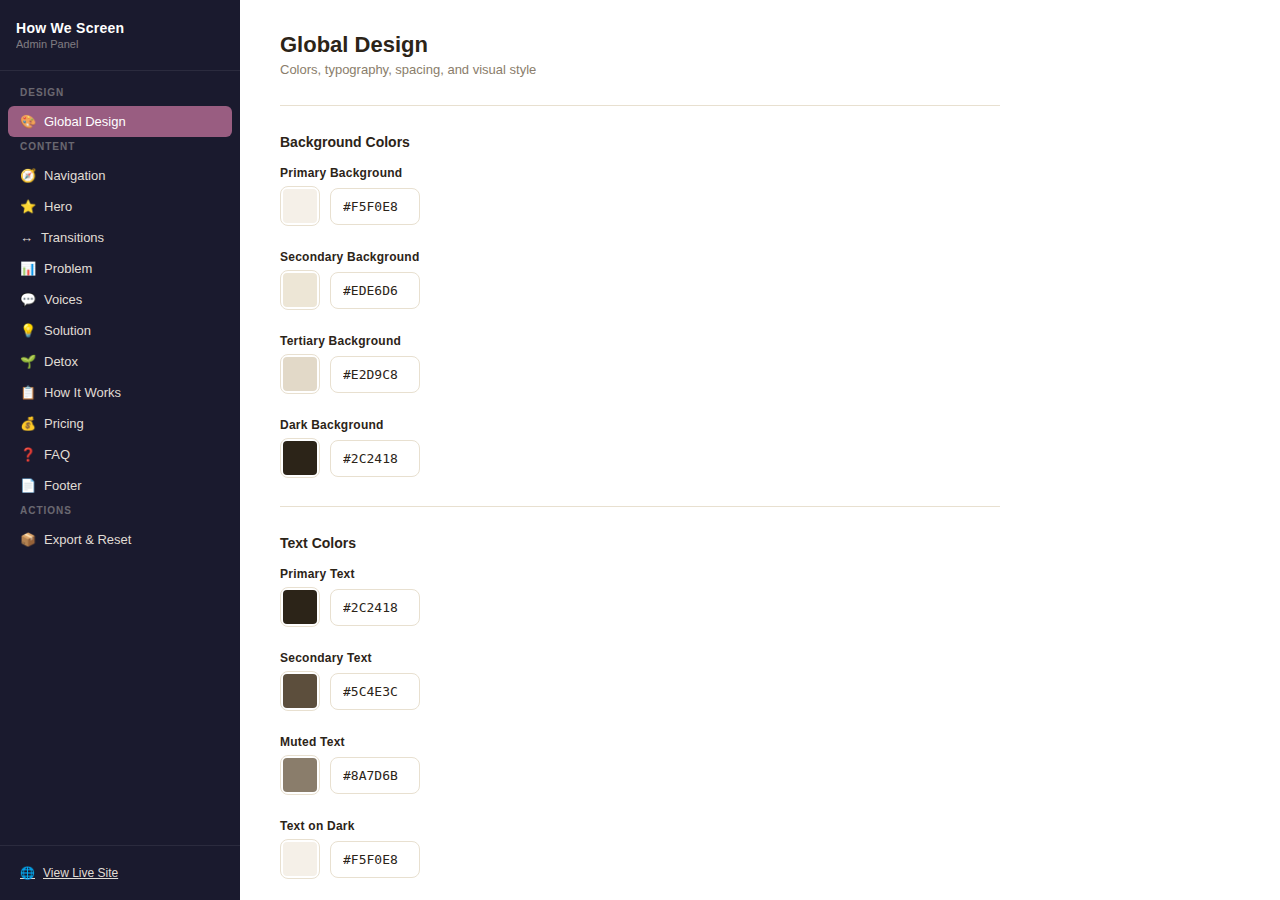
<file: admin.html>
<!DOCTYPE html>
<html lang="en">
<head>
  <meta charset="UTF-8">
  <meta name="viewport" content="width=device-width, initial-scale=1.0">
  <title>Admin — How We Screen</title>
  <link rel="stylesheet" href="css/admin.css">
</head>
<body>
  <div class="admin">

    <!-- Sidebar -->
    <aside class="admin__sidebar">
      <div class="admin__sidebar-header">
        <h1>How We Screen</h1>
        <p>Admin Panel</p>
      </div>
      <nav class="admin__nav" id="admin-nav">
        <!-- Rendered by JS -->
      </nav>
      <div class="admin__sidebar-footer">
        <a href="index.html" class="admin__nav-item" target="_blank">
          <span>🌐</span> View Live Site
        </a>
      </div>
    </aside>

    <!-- Main Content -->
    <main class="admin__main" id="admin-main">
      <!-- Rendered by JS -->
    </main>

  </div>

  <!-- Shared data schema -->
  <script src="js/site-data.js"></script>
  <!-- Admin logic -->
  <script src="js/admin.js"></script>
</body>
</html>
</file>
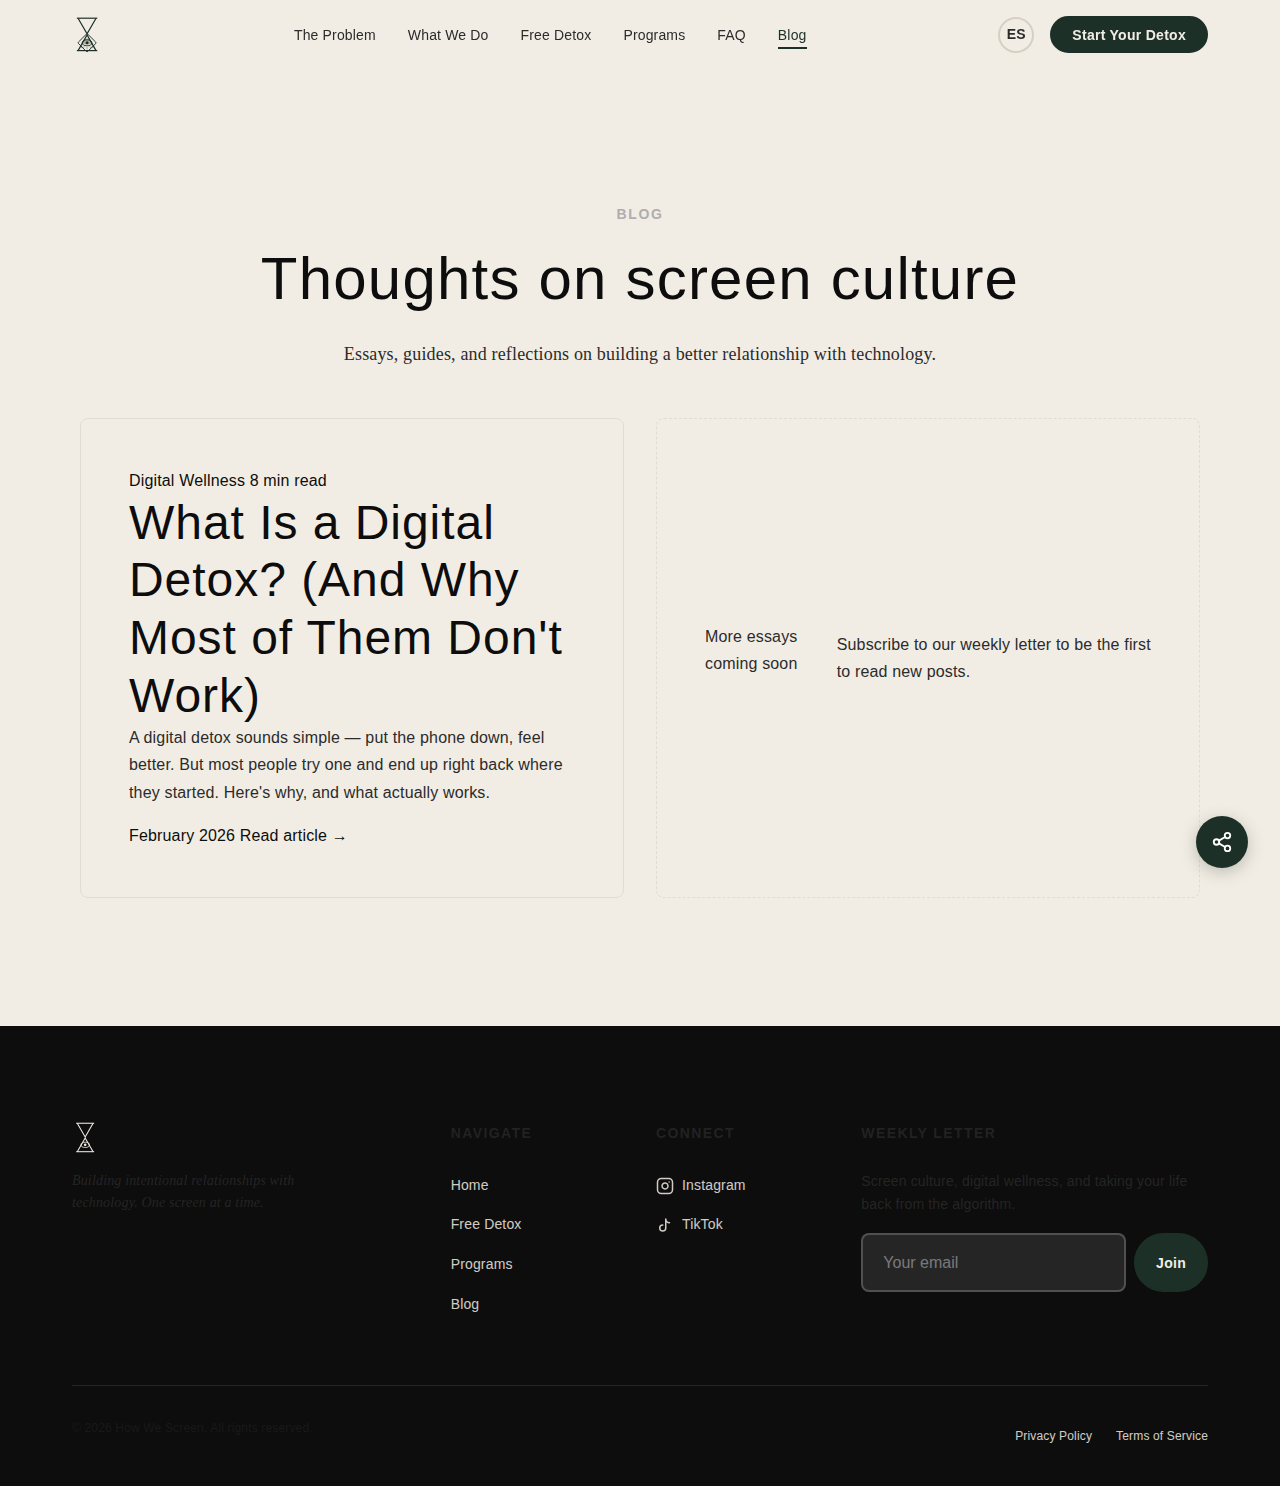
<file: blog.html>
<!DOCTYPE html>
<html lang="en">
<head>
  <!-- Google tag (gtag.js) -->
  <script async src="https://www.googletagmanager.com/gtag/js?id=G-R9B388K7XB"></script>
  <script>
    window.dataLayer = window.dataLayer || [];
    function gtag(){dataLayer.push(arguments);}
    gtag('js', new Date());
    gtag('config', 'G-R9B388K7XB');
  </script>
  <meta charset="UTF-8">
  <meta http-equiv="Content-Security-Policy"
        content="default-src 'self'; script-src 'self' https://f.convertkit.com https://www.googletagmanager.com https://www.google-analytics.com; style-src 'self' 'unsafe-inline'; img-src 'self' data: blob: https://www.googletagmanager.com https://www.google-analytics.com; form-action 'self' https://app.kit.com; connect-src 'self' https://app.kit.com https://www.google-analytics.com https://analytics.google.com https://www.googletagmanager.com;">
  <meta name="viewport" content="width=device-width, initial-scale=1.0">
  <title>Blog | How We Screen</title>
  <meta name="description" content="Essays and guides on digital detox, screen culture, and building intentional relationships with technology.">

  <!-- Canonical URL -->
  <link rel="canonical" href="https://howwescreen.org/blog.html">
  <link rel="alternate" hreflang="en" href="https://howwescreen.org/blog.html">
  <link rel="alternate" hreflang="es" href="https://howwescreen.org/blog.html">

  <!-- Open Graph -->
  <meta property="og:title" content="Blog | How We Screen">
  <meta property="og:description" content="Essays and guides on digital detox, screen culture, and building intentional relationships with technology.">
  <meta property="og:type" content="website">
  <meta property="og:site_name" content="How We Screen">
  <meta property="og:url" content="https://howwescreen.org/blog.html">
  <meta property="og:image" content="https://howwescreen.org/assets/og-image.png">

  <!-- Twitter Card -->
  <meta name="twitter:card" content="summary_large_image">
  <meta name="twitter:title" content="Blog | How We Screen">
  <meta name="twitter:description" content="Essays and guides on digital detox, screen culture, and intentional technology.">
  <meta name="twitter:image" content="https://howwescreen.org/assets/og-image.png">

  <!-- Favicon -->
  <link rel="icon" type="image/png" href="FVFavicon.png">

  <!-- Preconnect for ConvertKit -->
  <link rel="preconnect" href="https://app.kit.com">
  <script src="https://f.convertkit.com/ckjs/ck.5.js" async></script>

  <!-- CSS -->
  <link rel="stylesheet" href="css/reset.css">
  <link rel="stylesheet" href="css/variables.css">
  <link rel="stylesheet" href="css/base.css">
  <link rel="stylesheet" href="css/layout.css">
  <link rel="stylesheet" href="css/components.css">
  <link rel="stylesheet" href="css/sections.css">
  <link rel="stylesheet" href="css/animations.css">
  <link rel="stylesheet" href="css/utilities.css">

  <!-- Structured Data -->
  <script type="application/ld+json">
  {
    "@context": "https://schema.org",
    "@type": "CollectionPage",
    "name": "How We Screen Blog",
    "description": "Essays and guides on digital detox, screen culture, and building intentional relationships with technology.",
    "url": "https://howwescreen.org/blog.html",
    "publisher": {
      "@type": "Organization",
      "name": "How We Screen",
      "url": "https://howwescreen.org"
    }
  }
  </script>
</head>
<body>

  <!-- Skip link -->
  <a href="#blog" class="skip-link">Skip to main content</a>

  <!-- ======================== NAVIGATION ======================== -->
  <header class="nav" id="nav" role="banner">
    <div class="container nav__inner">
      <a href="index.html" class="nav__logo" aria-label="How We Screen - Home">
        <svg class="nav__logo-svg" viewBox="0 0 50 60" width="36" height="43" fill="none" stroke="currentColor" stroke-width="2" aria-hidden="true">
          <line x1="8" y1="2" x2="42" y2="2"/>
          <path d="M10 2 L25 28 L40 2" fill="none"/>
          <path d="M20 38 Q25 34 30 38 L32 44 Q25 48 18 44 Z" fill="currentColor" stroke="none" opacity="0.3"/>
          <path d="M10 56 L25 30 L40 56" fill="none"/>
          <line x1="8" y1="56" x2="42" y2="56"/>
          <rect x="14" y="32" width="22" height="22" rx="2" transform="rotate(45 25 43)" fill="none" stroke-width="1.5"/>
          <ellipse cx="25" cy="43" rx="8" ry="5" fill="none" stroke-width="1.5"/>
          <circle cx="25" cy="43" r="2.5" fill="currentColor" stroke="none"/>
          <g stroke-width="1" opacity="0.6">
            <line x1="17" y1="48" x2="15" y2="52"/>
            <line x1="20" y1="49" x2="19" y2="53"/>
            <line x1="25" y1="50" x2="25" y2="54"/>
            <line x1="30" y1="49" x2="31" y2="53"/>
            <line x1="33" y1="48" x2="35" y2="52"/>
          </g>
        </svg>
      </a>

      <!-- Desktop navigation -->
      <nav class="nav__menu" role="navigation" aria-label="Main navigation">
        <ul class="nav__list">
          <li><a href="index.html#problem" class="nav__link">The Problem</a></li>
          <li><a href="index.html#solution" class="nav__link">What We Do</a></li>
          <li><a href="index.html#detox" class="nav__link">Free Detox</a></li>
          <li><a href="index.html#pricing" class="nav__link">Programs</a></li>
          <li><a href="index.html#faq" class="nav__link">FAQ</a></li>
          <li><a href="blog.html" class="nav__link nav__link--active" aria-current="page">Blog</a></li>
        </ul>
      </nav>

      <div class="nav__actions">
        <button class="lang-toggle" aria-label="Cambiar a español">ES</button>
        <a href="index.html#detox" class="btn btn--primary btn--sm nav__cta" data-i18n="nav.cta">Start Your Detox</a>
      </div>

      <!-- Hamburger button (mobile) -->
      <button class="nav__burger" id="nav-burger" aria-expanded="false" aria-controls="nav-mobile-menu" aria-label="Open navigation menu">
        <span></span><span></span><span></span>
      </button>
    </div>

    <!-- Mobile menu -->
    <div class="nav__menu--mobile" id="nav-mobile-menu" aria-hidden="true">
      <ul class="nav__list">
        <li><a href="index.html#problem" class="nav__link">The Problem</a></li>
        <li><a href="index.html#solution" class="nav__link">What We Do</a></li>
        <li><a href="index.html#detox" class="nav__link">Free Detox</a></li>
        <li><a href="index.html#pricing" class="nav__link">Programs</a></li>
        <li><a href="index.html#faq" class="nav__link">FAQ</a></li>
        <li><a href="blog.html" class="nav__link nav__link--active">Blog</a></li>
      </ul>
      <button class="lang-toggle" aria-label="Cambiar a español">ES</button>
      <a href="index.html#detox" class="btn btn--primary" data-i18n="nav.cta">Start Your Detox</a>
    </div>
  </header>

  <main>
    <!-- ======================== BLOG LISTING ======================== -->
    <section class="section section--blog-listing" id="blog">
      <div class="container">
        <div class="text-center mb-2xl">
          <p class="section-label reveal">Blog</p>
          <h1 class="section-heading reveal reveal-delay-1">Thoughts on screen culture</h1>
          <p class="section-subtext reveal reveal-delay-2" style="margin: 0 auto;">
            Essays, guides, and reflections on building a better relationship with technology.
          </p>
        </div>

        <div class="grid grid--2">
          <!-- Article 1 -->
          <a href="blog/what-is-a-digital-detox.html" class="card card--blog-preview reveal reveal-delay-1">
            <div class="card__blog-meta">
              <span class="card__blog-category">Digital Wellness</span>
              <span class="card__blog-read-time">8 min read</span>
            </div>
            <h2 class="card__blog-title">What Is a Digital Detox? (And Why Most of Them Don't Work)</h2>
            <p class="card__blog-excerpt">
              A digital detox sounds simple &mdash; put the phone down, feel better. But most people try one and end up right back where they started. Here's why, and what actually works.
            </p>
            <div class="card__blog-footer">
              <span class="card__blog-date">February 2026</span>
              <span class="card__blog-link">Read article &rarr;</span>
            </div>
          </a>

          <!-- Placeholder: more articles coming soon -->
          <div class="card card--blog-coming-soon reveal reveal-delay-2">
            <p class="card__blog-coming-label">More essays coming soon</p>
            <p class="card__blog-coming-text">Subscribe to our weekly letter to be the first to read new posts.</p>
          </div>
        </div>
      </div>
    </section>
  </main>

  <!-- ======================== FOOTER ======================== -->
  <footer class="footer" id="footer">
    <div class="container">
      <div class="footer__grid">
        <div class="footer__brand">
          <div class="footer__logo">
            <svg viewBox="0 0 50 60" width="28" height="34" fill="none" stroke="currentColor" stroke-width="2" aria-hidden="true">
              <line x1="8" y1="2" x2="42" y2="2"/>
              <path d="M10 2 L25 28 L40 2" fill="none"/>
              <path d="M10 56 L25 30 L40 56" fill="none"/>
              <line x1="8" y1="56" x2="42" y2="56"/>
              <ellipse cx="25" cy="43" rx="8" ry="5" fill="none" stroke-width="1.5"/>
              <circle cx="25" cy="43" r="2.5" fill="currentColor" stroke="none"/>
            </svg>
          </div>
          <p class="footer__tagline">Building intentional relationships with technology. One screen at a time.</p>
        </div>

        <div>
          <p class="footer__heading">Navigate</p>
          <div class="footer__links">
            <a href="index.html">Home</a>
            <a href="index.html#detox">Free Detox</a>
            <a href="index.html#pricing">Programs</a>
            <a href="blog.html">Blog</a>
          </div>
        </div>

        <div>
          <p class="footer__heading">Connect</p>
          <div class="footer__links">
            <a href="https://www.instagram.com/howwescreen" target="_blank" rel="noopener noreferrer" class="footer__social-link">
              <svg width="18" height="18" viewBox="0 0 24 24" fill="none" stroke="currentColor" stroke-width="2" stroke-linecap="round" stroke-linejoin="round" aria-hidden="true">
                <rect x="2" y="2" width="20" height="20" rx="5" ry="5"/>
                <path d="M16 11.37A4 4 0 1 1 12.63 8 4 4 0 0 1 16 11.37z"/>
                <line x1="17.5" y1="6.5" x2="17.51" y2="6.5"/>
              </svg>
              Instagram
            </a>
            <a href="https://www.tiktok.com/@howwescreen" target="_blank" rel="noopener noreferrer" class="footer__social-link">
              <svg width="18" height="18" viewBox="0 0 24 24" fill="none" stroke="currentColor" stroke-width="2" stroke-linecap="round" stroke-linejoin="round" aria-hidden="true">
                <path d="M9 12a4 4 0 1 0 4 4V4a5 5 0 0 0 5 5"/>
              </svg>
              TikTok
            </a>
          </div>
        </div>

        <div class="footer__newsletter">
          <p class="footer__heading">Weekly Letter</p>
          <p style="font-size: var(--text-sm); opacity: 0.8; margin-bottom: var(--space-md);">Screen culture, digital wellness, and taking your life back from the algorithm.</p>
          <form action="https://app.kit.com/forms/9073578/subscriptions" method="post" class="newsletter-form inline-form" data-sv-form="9073578" data-uid="f0bed3858c" id="footer-form">
            <label for="footer-email" class="visually-hidden">Email address</label>
            <input type="email" id="footer-email" name="email_address" placeholder="Your email" class="input" required autocomplete="email">
            <button type="submit" class="btn btn--primary btn--sm">Join</button>
          </form>
          <div class="form-success" id="footer-form-success" hidden>
            <p style="font-size: var(--text-sm);">Almost there! Check your inbox to confirm your subscription.</p>
          </div>
        </div>
      </div>

      <div class="footer__bottom">
        <p class="footer__copyright">&copy; 2026 How We Screen. All rights reserved.</p>
        <div class="footer__legal">
          <a href="#">Privacy Policy</a>
          <a href="#">Terms of Service</a>
        </div>
      </div>
    </div>
  </footer>

  <!-- Share FAB -->
  <div class="share-fab-wrapper">
    <button class="share-fab" aria-label="Share this page" aria-expanded="false">
      <svg viewBox="0 0 24 24" fill="none" stroke="currentColor" stroke-width="2" stroke-linecap="round" stroke-linejoin="round" aria-hidden="true">
        <circle cx="18" cy="5" r="3"/><circle cx="6" cy="12" r="3"/><circle cx="18" cy="19" r="3"/>
        <line x1="8.59" y1="13.51" x2="15.42" y2="17.49"/><line x1="15.41" y1="6.51" x2="8.59" y2="10.49"/>
      </svg>
    </button>
    <div class="share-popover" role="menu">
      <button class="share-option" data-share="copy" role="menuitem">
        <svg viewBox="0 0 24 24" fill="none" stroke="currentColor" stroke-width="2" stroke-linecap="round" stroke-linejoin="round"><rect x="9" y="9" width="13" height="13" rx="2"/><path d="M5 15H4a2 2 0 0 1-2-2V4a2 2 0 0 1 2-2h9a2 2 0 0 1 2 2v1"/></svg>
        Copy link
      </button>
      <button class="share-option" data-share="twitter" role="menuitem">
        <svg viewBox="0 0 24 24" fill="currentColor"><path d="M18.244 2.25h3.308l-7.227 8.26 8.502 11.24H16.17l-5.214-6.817L4.99 21.75H1.68l7.73-8.835L1.254 2.25H8.08l4.713 6.231zm-1.161 17.52h1.833L7.084 4.126H5.117z"/></svg>
        X / Twitter
      </button>
      <button class="share-option" data-share="email" role="menuitem">
        <svg viewBox="0 0 24 24" fill="none" stroke="currentColor" stroke-width="2" stroke-linecap="round" stroke-linejoin="round"><path d="M4 4h16c1.1 0 2 .9 2 2v12c0 1.1-.9 2-2 2H4c-1.1 0-2-.9-2-2V6c0-1.1.9-2 2-2z"/><polyline points="22,6 12,13 2,6"/></svg>
        Email
      </button>
      <button class="share-option" data-share="whatsapp" role="menuitem">
        <svg viewBox="0 0 24 24" fill="currentColor"><path d="M17.472 14.382c-.297-.149-1.758-.867-2.03-.967-.273-.099-.471-.148-.67.15-.197.297-.767.966-.94 1.164-.173.199-.347.223-.644.075-.297-.15-1.255-.463-2.39-1.475-.883-.788-1.48-1.761-1.653-2.059-.173-.297-.018-.458.13-.606.134-.133.298-.347.446-.52.149-.174.198-.298.298-.497.099-.198.05-.371-.025-.52-.075-.149-.669-1.612-.916-2.207-.242-.579-.487-.5-.669-.51-.173-.008-.371-.01-.57-.01-.198 0-.52.074-.792.372-.272.297-1.04 1.016-1.04 2.479 0 1.462 1.065 2.875 1.213 3.074.149.198 2.096 3.2 5.077 4.487.709.306 1.262.489 1.694.625.712.227 1.36.195 1.871.118.571-.085 1.758-.719 2.006-1.413.248-.694.248-1.289.173-1.413-.074-.124-.272-.198-.57-.347m-5.421 7.403h-.004a9.87 9.87 0 01-5.031-1.378l-.361-.214-3.741.982.998-3.648-.235-.374a9.86 9.86 0 01-1.51-5.26c.001-5.45 4.436-9.884 9.888-9.884 2.64 0 5.122 1.03 6.988 2.898a9.825 9.825 0 012.893 6.994c-.003 5.45-4.437 9.884-9.885 9.884m8.413-18.297A11.815 11.815 0 0012.05 0C5.495 0 .16 5.335.157 11.892c0 2.096.547 4.142 1.588 5.945L.057 24l6.305-1.654a11.882 11.882 0 005.683 1.448h.005c6.554 0 11.89-5.335 11.893-11.893a11.821 11.821 0 00-3.48-8.413z"/></svg>
        WhatsApp
      </button>
    </div>
  </div>

  <!-- JavaScript -->
  <script defer src="js/site-data.js"></script>
  <script defer src="js/site-renderer.js"></script>
  <script defer src="js/scroll-animations.js"></script>
  <script defer src="js/mobile-menu.js"></script>
  <script defer src="js/smooth-scroll.js"></script>
  <script defer src="js/form-handler.js"></script>
  <script defer src="js/share.js"></script>
  <script defer src="js/i18n.js"></script>
  <script defer src="js/main.js"></script>
</body>
</html>
</file>
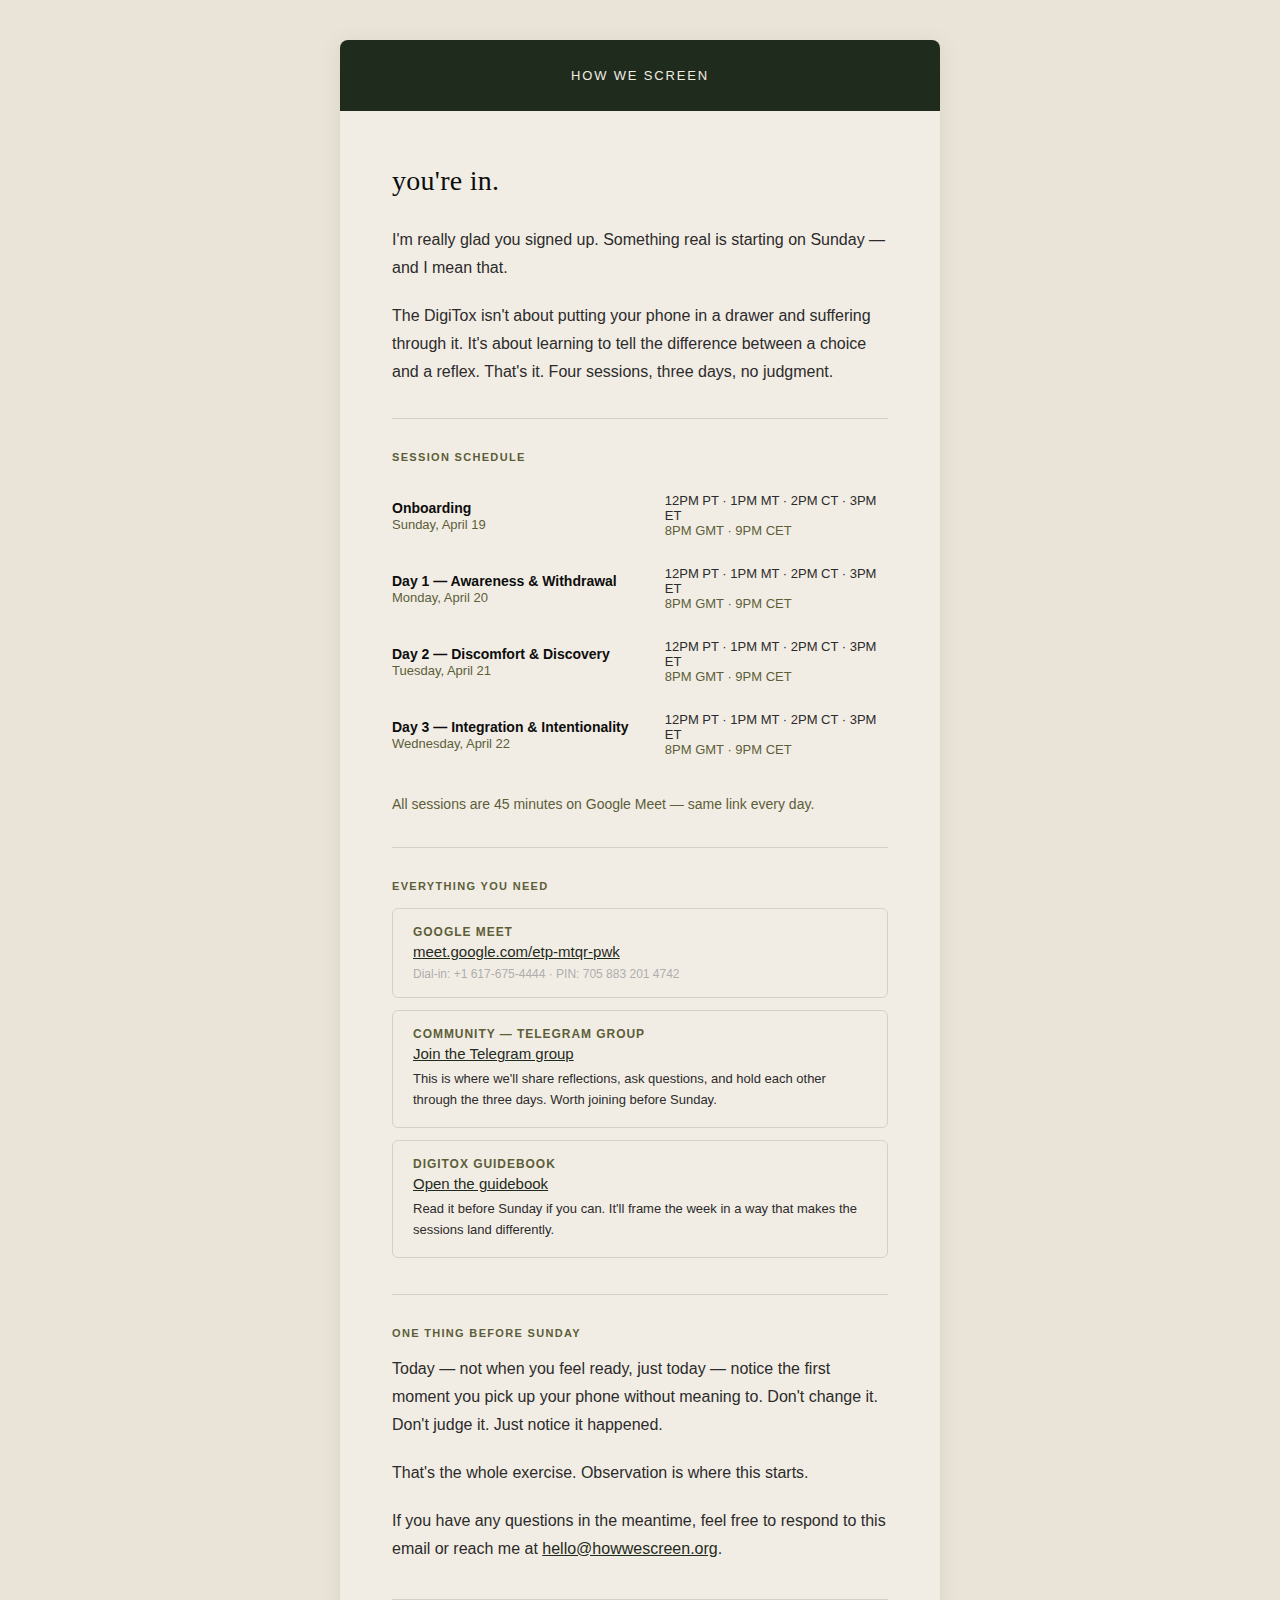
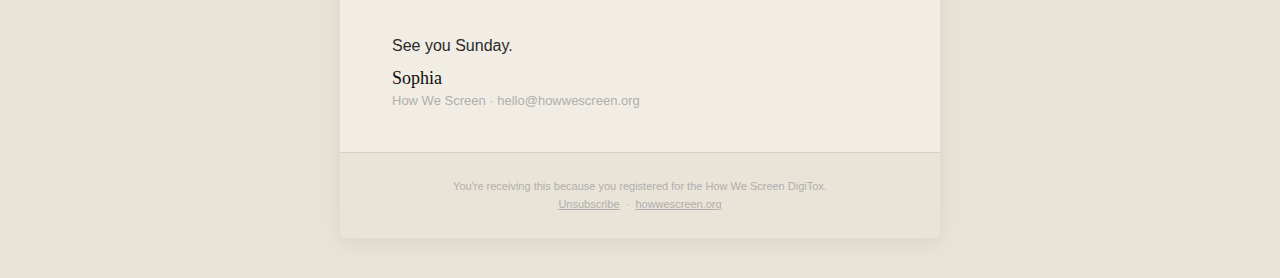
<file: digitox-confirmation-email.html>
<!DOCTYPE html>
<html lang="en">
<head>
  <meta charset="UTF-8" />
  <meta name="viewport" content="width=device-width, initial-scale=1.0" />
  <meta http-equiv="X-UA-Compatible" content="IE=edge" />
  <title>you're in. see you april 19.</title>
  <!--[if mso]>
  <noscript>
    <xml>
      <o:OfficeDocumentSettings>
        <o:PixelsPerInch>96</o:PixelsPerInch>
      </o:OfficeDocumentSettings>
    </xml>
  </noscript>
  <![endif]-->
  <style>
    /* Reset */
    body, table, td, a { -webkit-text-size-adjust: 100%; -ms-text-size-adjust: 100%; }
    table, td { mso-table-lspace: 0pt; mso-table-rspace: 0pt; }
    img { -ms-interpolation-mode: bicubic; border: 0; display: block; }
    body { margin: 0; padding: 0; background-color: #EAE4D8; }

    /* Links */
    a { color: #1F2B1C; text-decoration: underline; }
    a:hover { color: #131C12; }

    /* Mobile */
    @media only screen and (max-width: 620px) {
      .email-wrapper { width: 100% !important; }
      .email-body { padding: 32px 24px !important; }
      .schedule-table td { display: block !important; padding: 4px 0 !important; }
      .schedule-row td:first-child { padding-bottom: 0 !important; font-weight: 600; }
    }
  </style>
</head>
<body style="margin:0; padding:0; background-color:#EAE4D8;">

  <!-- Preheader (shows in inbox preview) -->
  <div style="display:none; max-height:0; overflow:hidden; mso-hide:all;">
    your meet link, telegram invite, and guidebook are all inside.
    &nbsp;&zwnj;&nbsp;&zwnj;&nbsp;&zwnj;&nbsp;&zwnj;&nbsp;&zwnj;&nbsp;&zwnj;&nbsp;&zwnj;&nbsp;&zwnj;
  </div>

  <!-- Outer wrapper -->
  <table role="presentation" width="100%" cellpadding="0" cellspacing="0" border="0"
         style="background-color:#EAE4D8; padding: 40px 16px;">
    <tr>
      <td align="center">

        <!-- Email card -->
        <table role="presentation" class="email-wrapper" width="600" cellpadding="0" cellspacing="0" border="0"
               style="background-color:#F2EDE4; border-radius:8px; overflow:hidden;
                      box-shadow: 0 4px 24px rgba(13,13,13,0.08);">

          <!-- Header bar -->
          <tr>
            <td style="background-color:#1F2B1C; padding: 28px 48px; text-align:center;">
              <p style="margin:0; font-family:'Helvetica Neue',Helvetica,Arial,sans-serif;
                        font-size:13px; font-weight:400; letter-spacing:0.14em;
                        color:#F2EDE4; text-transform:uppercase;">
                How We Screen
              </p>
            </td>
          </tr>

          <!-- Body -->
          <tr>
            <td class="email-body" style="padding: 52px 52px 44px;">

              <!-- Opening -->
              <p style="margin:0 0 28px; font-family:Georgia,'Times New Roman',serif;
                        font-size:28px; font-weight:400; line-height:1.25;
                        color:#0D0D0D; letter-spacing:0.01em;">
                you're in.
              </p>

              <p style="margin:0 0 20px; font-family:'Helvetica Neue',Helvetica,Arial,sans-serif;
                        font-size:16px; line-height:1.75; color:#2B2B2B;">
                I'm really glad you signed up. Something real is starting on Sunday — and I mean that.
              </p>

              <p style="margin:0 0 20px; font-family:'Helvetica Neue',Helvetica,Arial,sans-serif;
                        font-size:16px; line-height:1.75; color:#2B2B2B;">
                The DigiTox isn't about putting your phone in a drawer and suffering through it.
                It's about learning to tell the difference between a choice and a reflex.
                That's it. Four sessions, three days, no judgment.
              </p>

              <!-- Divider -->
              <table role="presentation" width="100%" cellpadding="0" cellspacing="0" border="0">
                <tr>
                  <td style="padding: 12px 0 32px;">
                    <hr style="border:none; border-top:1px solid #D6D0C4; margin:0;" />
                  </td>
                </tr>
              </table>

              <!-- Schedule -->
              <p style="margin:0 0 16px; font-family:'Helvetica Neue',Helvetica,Arial,sans-serif;
                        font-size:11px; font-weight:600; letter-spacing:0.12em;
                        text-transform:uppercase; color:#5C5E3A;">
                Session Schedule
              </p>

              <table role="presentation" class="schedule-table" width="100%" cellpadding="0" cellspacing="0" border="0"
                     style="margin-bottom:32px;">

                <!-- Onboarding -->
                <tr class="schedule-row" style="border-bottom:1px solid #E2DCD0;">
                  <td style="padding:14px 0 14px; font-family:'Helvetica Neue',Helvetica,Arial,sans-serif;
                             font-size:14px; color:#0D0D0D; font-weight:600; width:55%;">
                    Onboarding
                    <br/>
                    <span style="font-weight:400; color:#5C5E3A; font-size:13px;">Sunday, April 19</span>
                  </td>
                  <td style="padding:14px 0 14px; font-family:'Helvetica Neue',Helvetica,Arial,sans-serif;
                             font-size:13px; color:#2B2B2B; vertical-align:top;">
                    12PM PT · 1PM MT · 2PM CT · 3PM ET
                    <br/>
                    <span style="color:#5C5E3A;">8PM GMT · 9PM CET</span>
                  </td>
                </tr>

                <!-- Day 1 -->
                <tr class="schedule-row" style="border-bottom:1px solid #E2DCD0;">
                  <td style="padding:14px 0 14px; font-family:'Helvetica Neue',Helvetica,Arial,sans-serif;
                             font-size:14px; color:#0D0D0D; font-weight:600;">
                    Day 1 — Awareness &amp; Withdrawal
                    <br/>
                    <span style="font-weight:400; color:#5C5E3A; font-size:13px;">Monday, April 20</span>
                  </td>
                  <td style="padding:14px 0 14px; font-family:'Helvetica Neue',Helvetica,Arial,sans-serif;
                             font-size:13px; color:#2B2B2B; vertical-align:top;">
                    12PM PT · 1PM MT · 2PM CT · 3PM ET
                    <br/>
                    <span style="color:#5C5E3A;">8PM GMT · 9PM CET</span>
                  </td>
                </tr>

                <!-- Day 2 -->
                <tr class="schedule-row" style="border-bottom:1px solid #E2DCD0;">
                  <td style="padding:14px 0 14px; font-family:'Helvetica Neue',Helvetica,Arial,sans-serif;
                             font-size:14px; color:#0D0D0D; font-weight:600;">
                    Day 2 — Discomfort &amp; Discovery
                    <br/>
                    <span style="font-weight:400; color:#5C5E3A; font-size:13px;">Tuesday, April 21</span>
                  </td>
                  <td style="padding:14px 0 14px; font-family:'Helvetica Neue',Helvetica,Arial,sans-serif;
                             font-size:13px; color:#2B2B2B; vertical-align:top;">
                    12PM PT · 1PM MT · 2PM CT · 3PM ET
                    <br/>
                    <span style="color:#5C5E3A;">8PM GMT · 9PM CET</span>
                  </td>
                </tr>

                <!-- Day 3 -->
                <tr class="schedule-row">
                  <td style="padding:14px 0 4px; font-family:'Helvetica Neue',Helvetica,Arial,sans-serif;
                             font-size:14px; color:#0D0D0D; font-weight:600;">
                    Day 3 — Integration &amp; Intentionality
                    <br/>
                    <span style="font-weight:400; color:#5C5E3A; font-size:13px;">Wednesday, April 22</span>
                  </td>
                  <td style="padding:14px 0 4px; font-family:'Helvetica Neue',Helvetica,Arial,sans-serif;
                             font-size:13px; color:#2B2B2B; vertical-align:top;">
                    12PM PT · 1PM MT · 2PM CT · 3PM ET
                    <br/>
                    <span style="color:#5C5E3A;">8PM GMT · 9PM CET</span>
                  </td>
                </tr>

              </table>

              <p style="margin:0 0 32px; font-family:'Helvetica Neue',Helvetica,Arial,sans-serif;
                        font-size:14px; line-height:1.6; color:#5C5E3A;">
                All sessions are 45 minutes on Google Meet — same link every day.
              </p>

              <!-- Divider -->
              <table role="presentation" width="100%" cellpadding="0" cellspacing="0" border="0">
                <tr>
                  <td style="padding: 0 0 32px;">
                    <hr style="border:none; border-top:1px solid #D6D0C4; margin:0;" />
                  </td>
                </tr>
              </table>

              <!-- Links section -->
              <p style="margin:0 0 16px; font-family:'Helvetica Neue',Helvetica,Arial,sans-serif;
                        font-size:11px; font-weight:600; letter-spacing:0.12em;
                        text-transform:uppercase; color:#5C5E3A;">
                Everything you need
              </p>

              <!-- Meet link -->
              <table role="presentation" width="100%" cellpadding="0" cellspacing="0" border="0"
                     style="margin-bottom:12px; border:1px solid #D6D0C4; border-radius:6px; overflow:hidden;">
                <tr>
                  <td style="padding:16px 20px;">
                    <p style="margin:0 0 4px; font-family:'Helvetica Neue',Helvetica,Arial,sans-serif;
                              font-size:12px; font-weight:600; letter-spacing:0.08em;
                              text-transform:uppercase; color:#5C5E3A;">
                      Google Meet
                    </p>
                    <a href="https://meet.google.com/etp-mtqr-pwk"
                       style="font-family:'Helvetica Neue',Helvetica,Arial,sans-serif;
                              font-size:15px; color:#1F2B1C; text-decoration:underline;">
                      meet.google.com/etp-mtqr-pwk
                    </a>
                    <p style="margin:6px 0 0; font-family:'Helvetica Neue',Helvetica,Arial,sans-serif;
                              font-size:12px; color:#AEAEAE;">
                      Dial-in: +1 617-675-4444 · PIN: 705 883 201 4742
                    </p>
                  </td>
                </tr>
              </table>

              <!-- Telegram link -->
              <table role="presentation" width="100%" cellpadding="0" cellspacing="0" border="0"
                     style="margin-bottom:12px; border:1px solid #D6D0C4; border-radius:6px; overflow:hidden;">
                <tr>
                  <td style="padding:16px 20px;">
                    <p style="margin:0 0 4px; font-family:'Helvetica Neue',Helvetica,Arial,sans-serif;
                              font-size:12px; font-weight:600; letter-spacing:0.08em;
                              text-transform:uppercase; color:#5C5E3A;">
                      Community — Telegram Group
                    </p>
                    <a href="https://t.me/+WhWotL2-rDs4NDEx"
                       style="font-family:'Helvetica Neue',Helvetica,Arial,sans-serif;
                              font-size:15px; color:#1F2B1C; text-decoration:underline;">
                      Join the Telegram group
                    </a>
                    <p style="margin:6px 0 0; font-family:'Helvetica Neue',Helvetica,Arial,sans-serif;
                              font-size:13px; line-height:1.6; color:#2B2B2B;">
                      This is where we'll share reflections, ask questions, and hold each other
                      through the three days. Worth joining before Sunday.
                    </p>
                  </td>
                </tr>
              </table>

              <!-- Guidebook link -->
              <table role="presentation" width="100%" cellpadding="0" cellspacing="0" border="0"
                     style="margin-bottom:36px; border:1px solid #D6D0C4; border-radius:6px; overflow:hidden;">
                <tr>
                  <td style="padding:16px 20px;">
                    <p style="margin:0 0 4px; font-family:'Helvetica Neue',Helvetica,Arial,sans-serif;
                              font-size:12px; font-weight:600; letter-spacing:0.08em;
                              text-transform:uppercase; color:#5C5E3A;">
                      DigiTox Guidebook
                    </p>
                    <a href="https://drive.google.com/file/d/18og9qxxCzPT9nD1hPpX9BI9TKtyFg4Gn/view?usp=sharing"
                       style="font-family:'Helvetica Neue',Helvetica,Arial,sans-serif;
                              font-size:15px; color:#1F2B1C; text-decoration:underline;">
                      Open the guidebook
                    </a>
                    <p style="margin:6px 0 0; font-family:'Helvetica Neue',Helvetica,Arial,sans-serif;
                              font-size:13px; line-height:1.6; color:#2B2B2B;">
                      Read it before Sunday if you can. It'll frame the week in a way
                      that makes the sessions land differently.
                    </p>
                  </td>
                </tr>
              </table>

              <!-- Divider -->
              <table role="presentation" width="100%" cellpadding="0" cellspacing="0" border="0">
                <tr>
                  <td style="padding: 0 0 32px;">
                    <hr style="border:none; border-top:1px solid #D6D0C4; margin:0;" />
                  </td>
                </tr>
              </table>

              <!-- One thing to do -->
              <p style="margin:0 0 16px; font-family:'Helvetica Neue',Helvetica,Arial,sans-serif;
                        font-size:11px; font-weight:600; letter-spacing:0.12em;
                        text-transform:uppercase; color:#5C5E3A;">
                One thing before Sunday
              </p>

              <p style="margin:0 0 20px; font-family:'Helvetica Neue',Helvetica,Arial,sans-serif;
                        font-size:16px; line-height:1.75; color:#2B2B2B;">
                Today — not when you feel ready, just today — notice the first moment you pick up
                your phone without meaning to. Don't change it. Don't judge it.
                Just notice it happened.
              </p>

              <p style="margin:0 0 20px; font-family:'Helvetica Neue',Helvetica,Arial,sans-serif;
                        font-size:16px; line-height:1.75; color:#2B2B2B;">
                That's the whole exercise. Observation is where this starts.
              </p>

              <p style="margin:0 0 36px; font-family:'Helvetica Neue',Helvetica,Arial,sans-serif;
                        font-size:16px; line-height:1.75; color:#2B2B2B;">
                If you have any questions in the meantime, feel free to respond to this email or reach me at
                <a href="mailto:hello@howwescreen.org" style="color:#1F2B1C;">hello@howwescreen.org</a>.
              </p>

              <!-- Divider -->
              <table role="presentation" width="100%" cellpadding="0" cellspacing="0" border="0">
                <tr>
                  <td style="padding: 0 0 32px;">
                    <hr style="border:none; border-top:1px solid #D6D0C4; margin:0;" />
                  </td>
                </tr>
              </table>

              <!-- Sign-off -->
              <p style="margin:0 0 8px; font-family:'Helvetica Neue',Helvetica,Arial,sans-serif;
                        font-size:16px; line-height:1.75; color:#2B2B2B;">
                See you Sunday.
              </p>

              <p style="margin:0 0 4px; font-family:Georgia,'Times New Roman',serif;
                        font-size:18px; color:#0D0D0D;">
                Sophia
              </p>
              <p style="margin:0; font-family:'Helvetica Neue',Helvetica,Arial,sans-serif;
                        font-size:13px; color:#AEAEAE;">
                How We Screen · hello@howwescreen.org
              </p>

            </td>
          </tr>

          <!-- Footer -->
          <tr>
            <td style="background-color:#EAE4D8; padding:24px 52px; border-top:1px solid #D6D0C4;">
              <p style="margin:0; font-family:'Helvetica Neue',Helvetica,Arial,sans-serif;
                        font-size:11px; line-height:1.7; color:#AEAEAE; text-align:center;">
                You're receiving this because you registered for the How We Screen DigiTox.
                <br/>
                <a href="{{ unsubscribe_url }}" style="color:#AEAEAE;">Unsubscribe</a>
                &nbsp;·&nbsp;
                <a href="https://howwescreen.org" style="color:#AEAEAE;">howwescreen.org</a>
              </p>
            </td>
          </tr>

        </table>
        <!-- /Email card -->

      </td>
    </tr>
  </table>

</body>
</html>
</file>
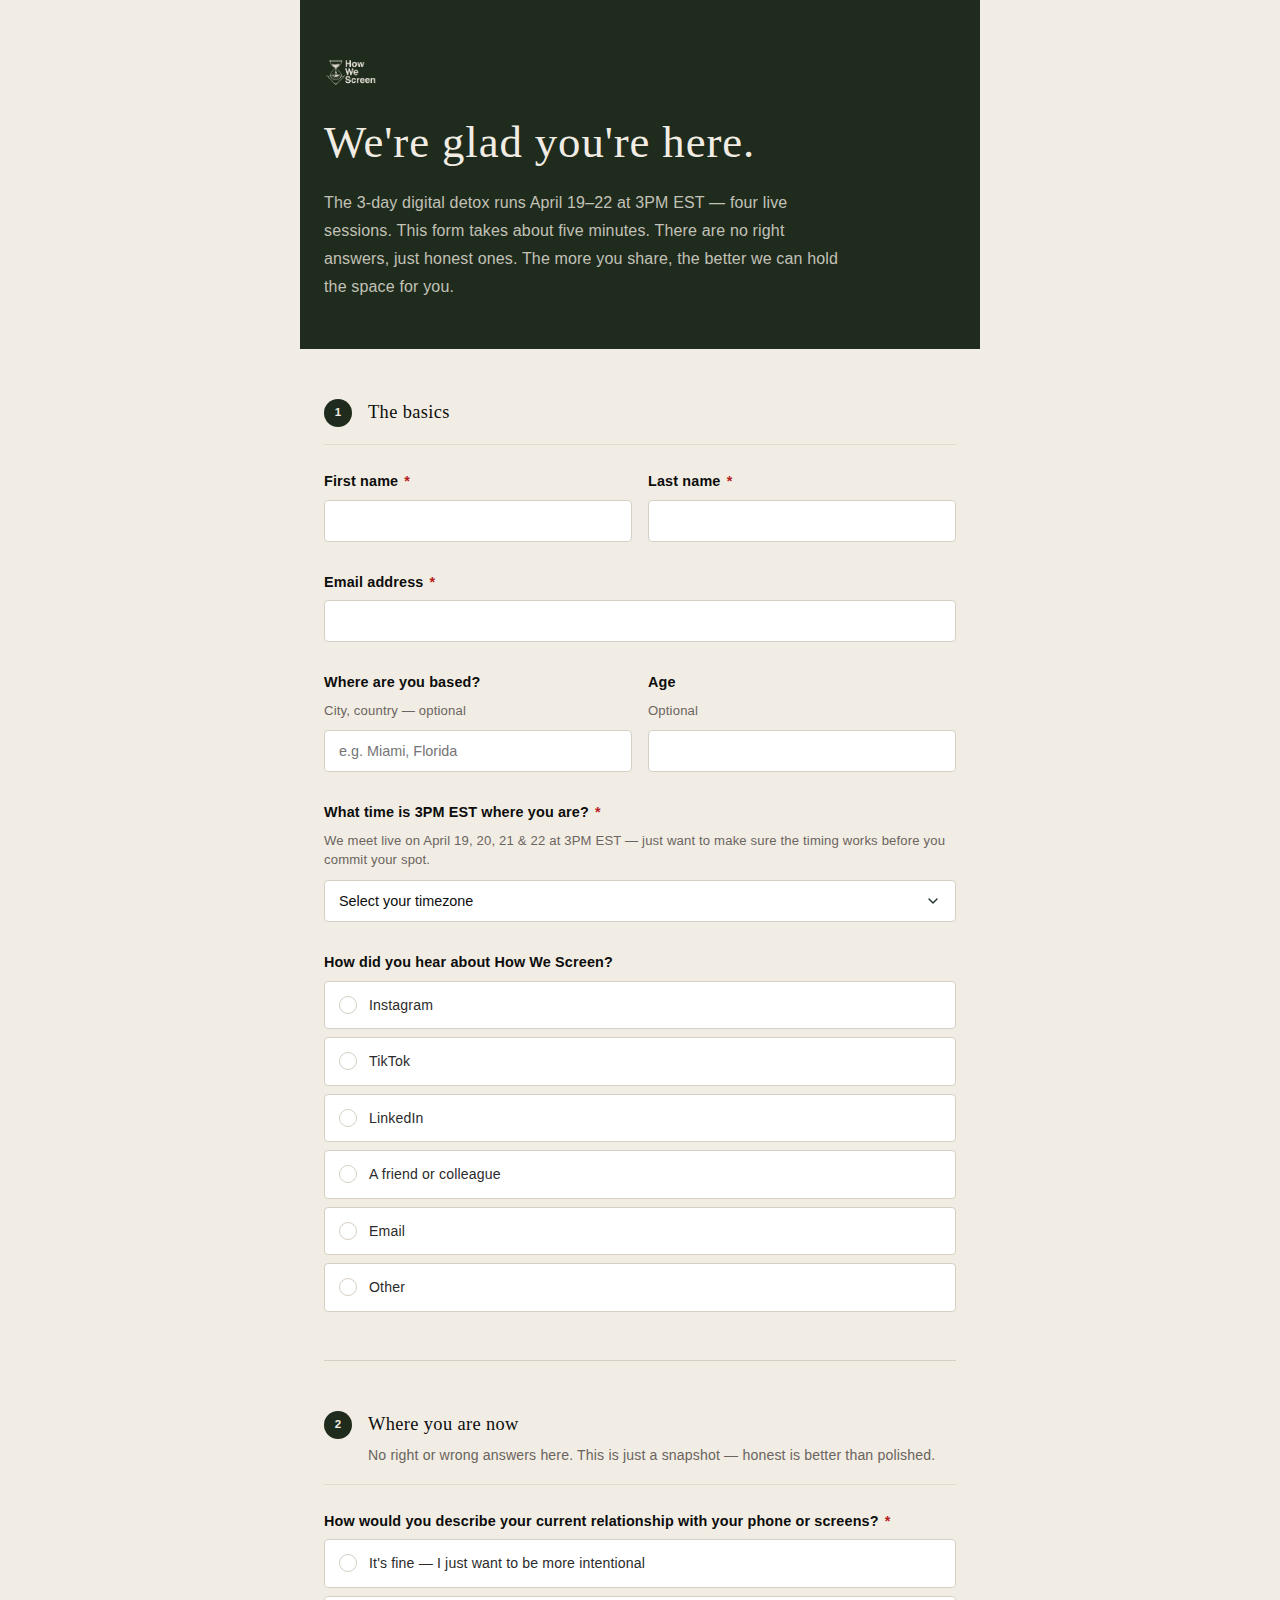
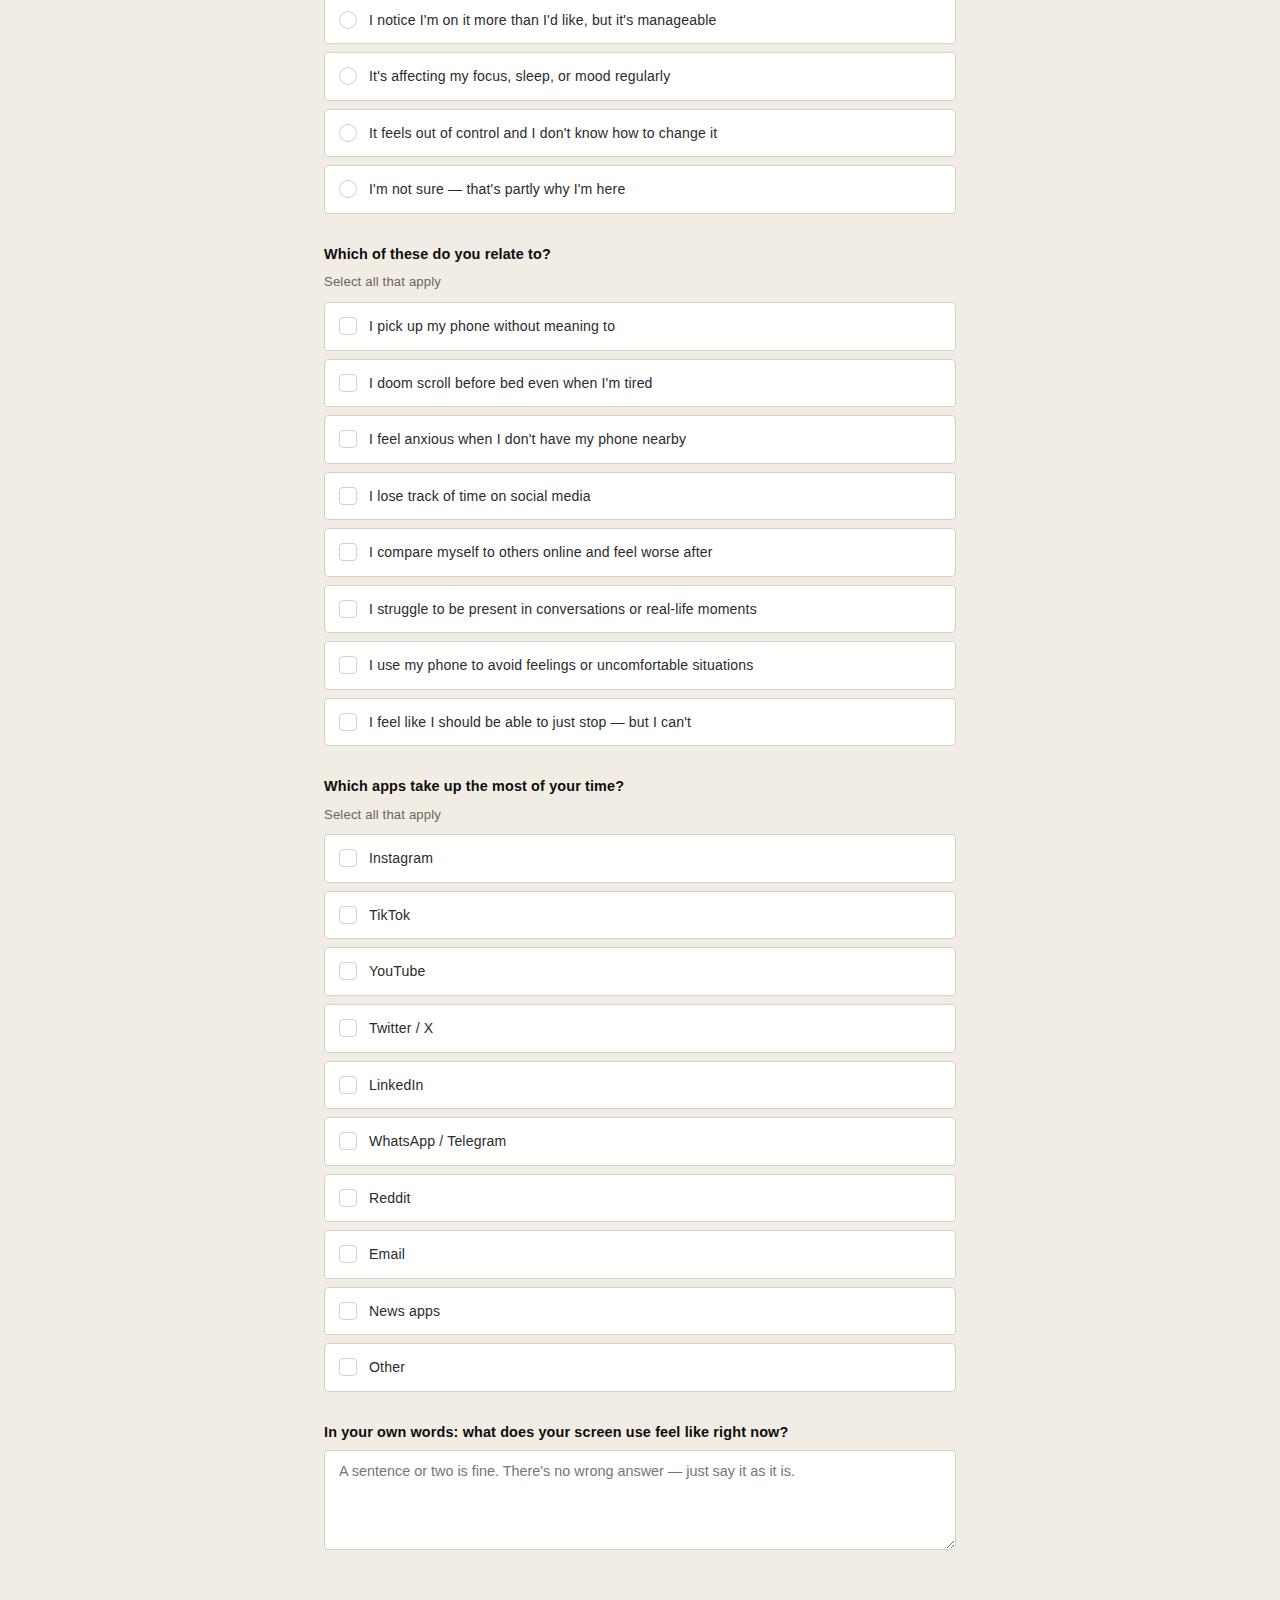
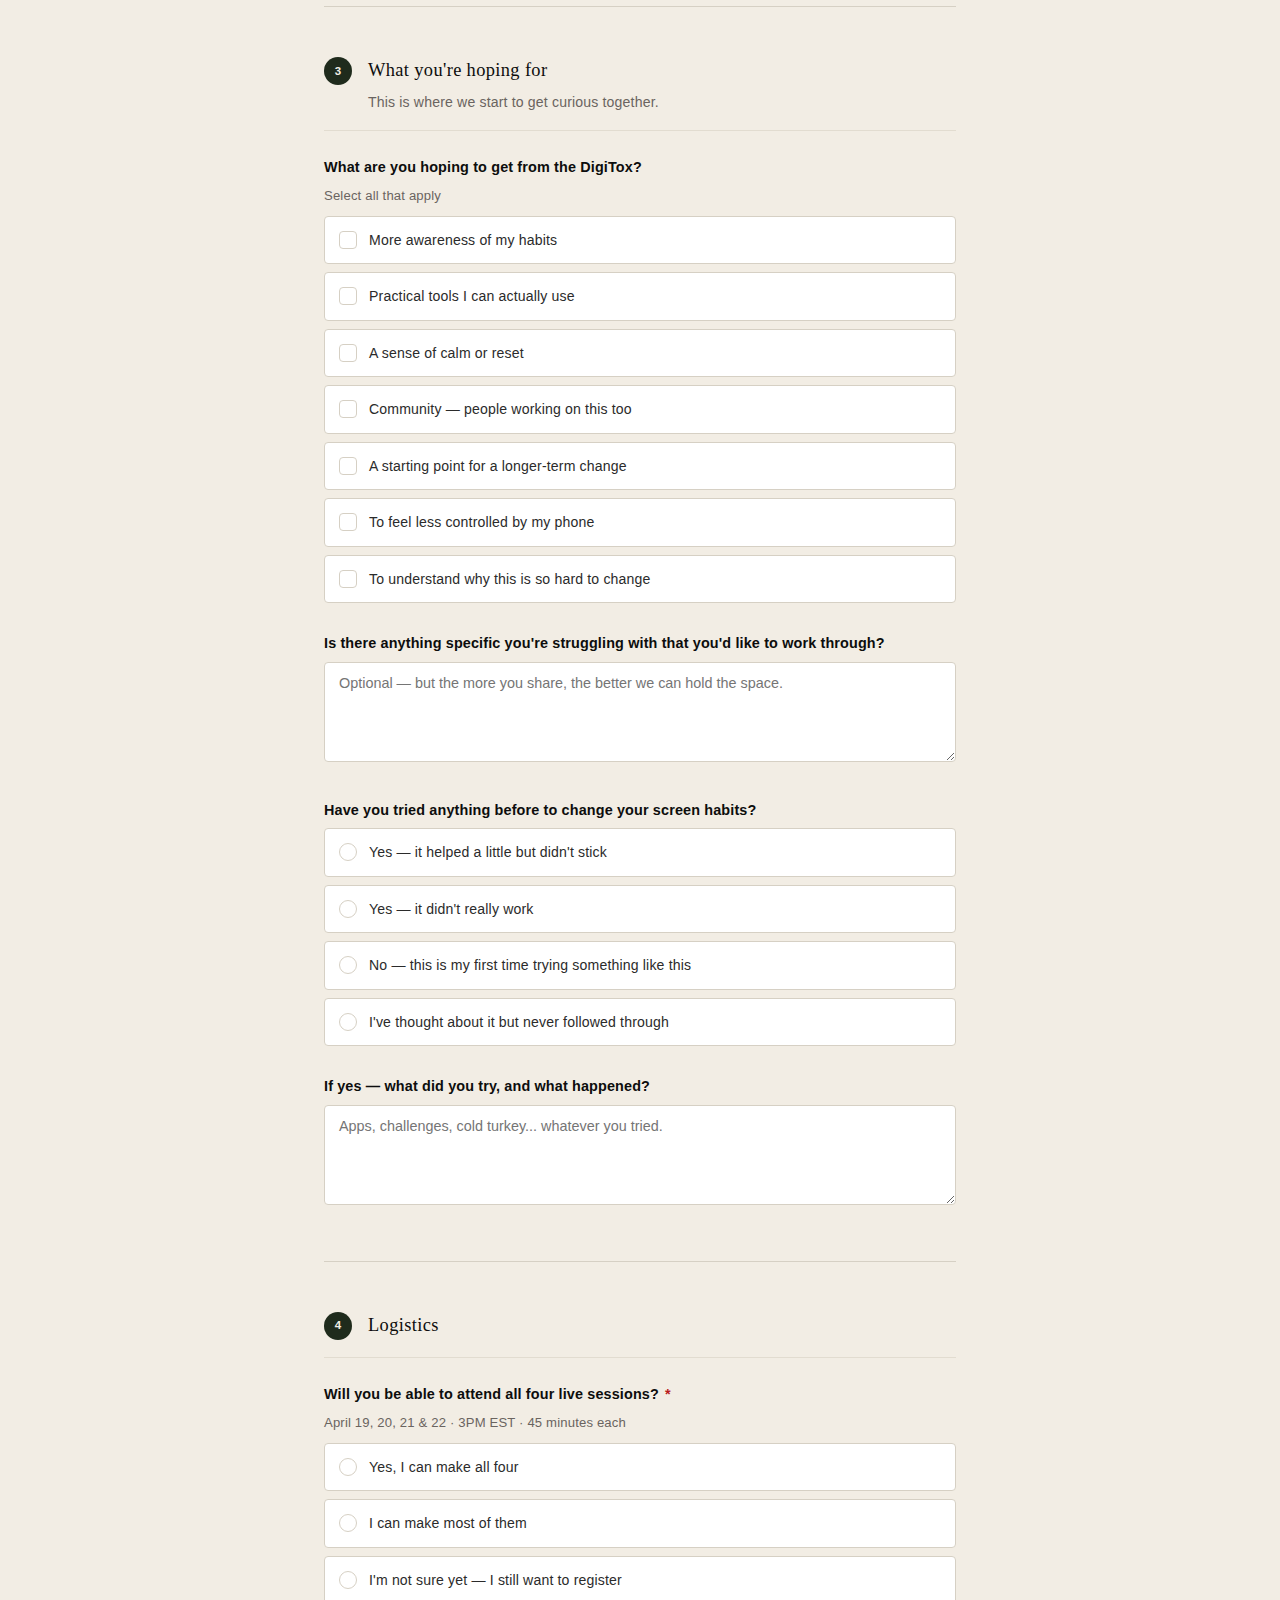
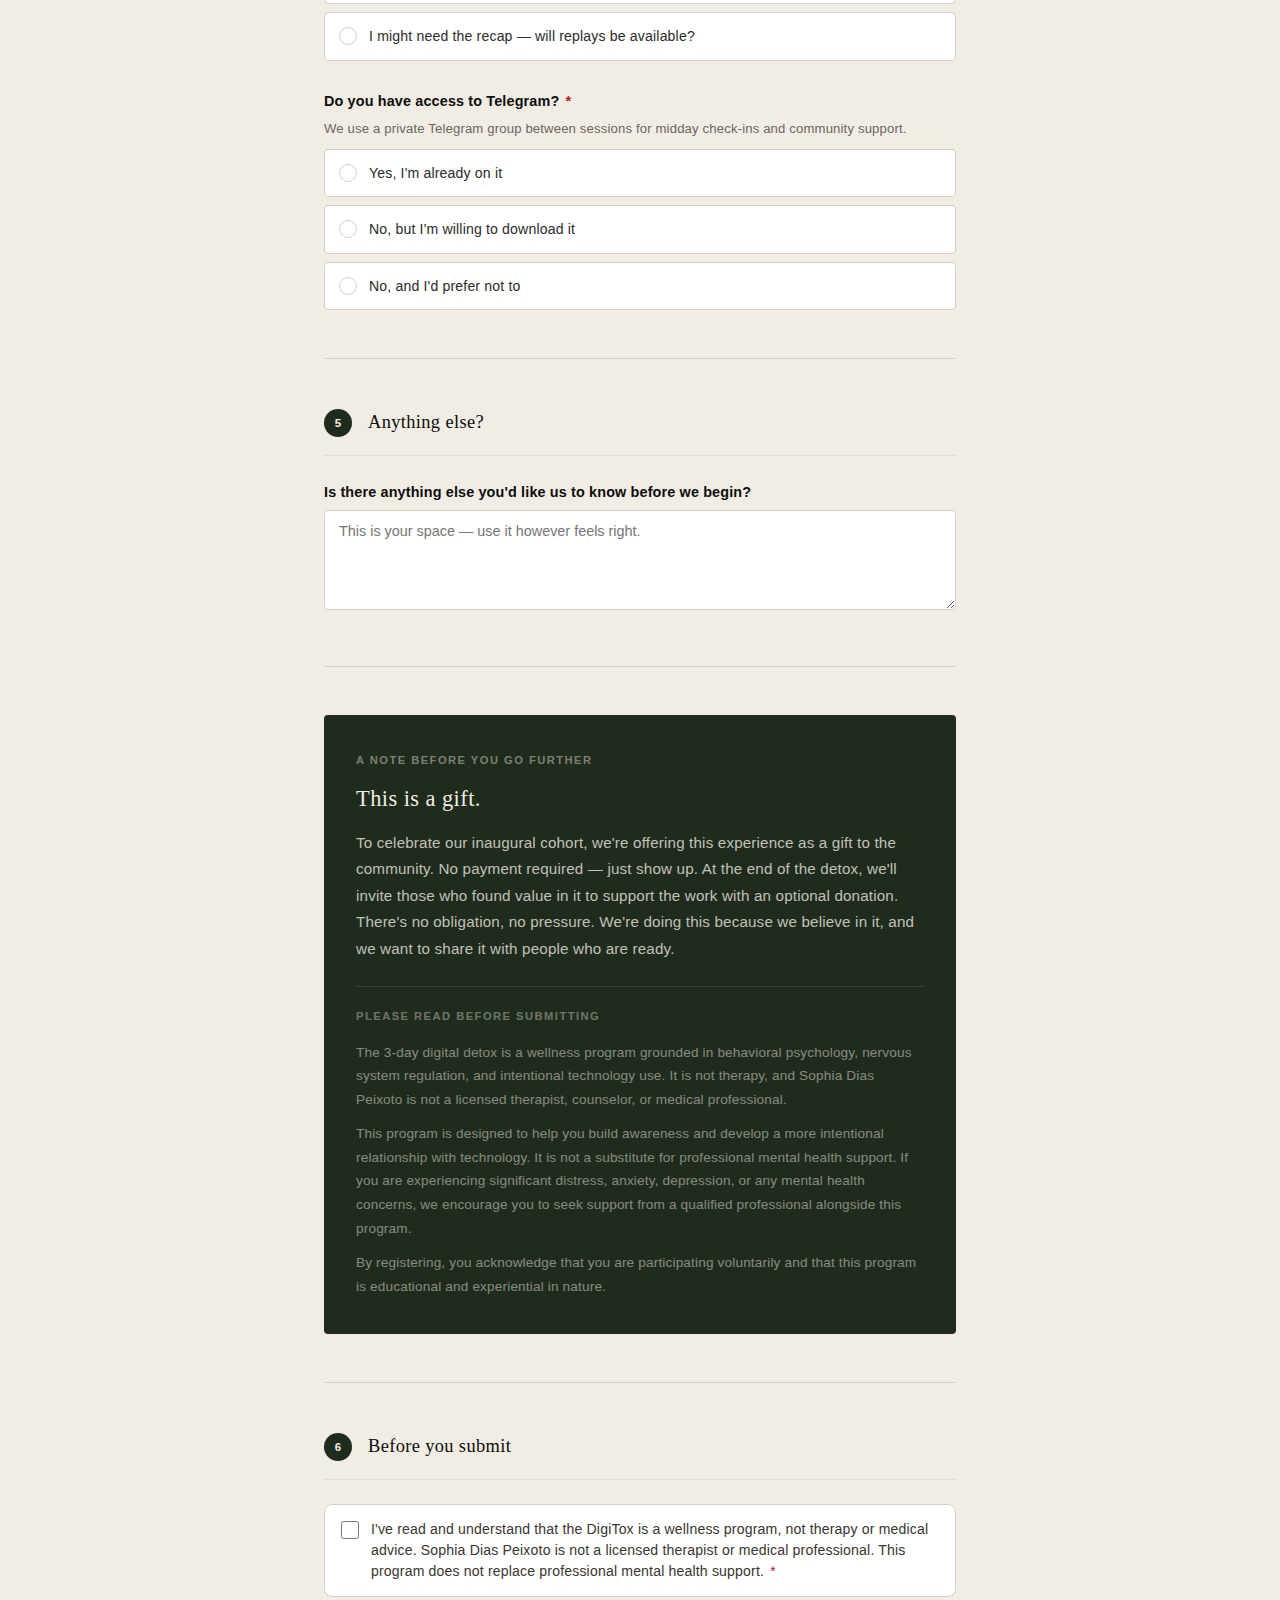
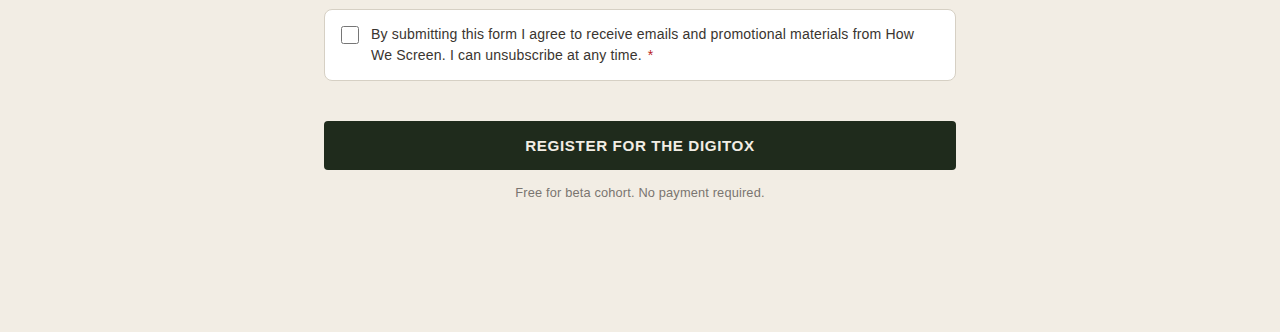
<file: digitox-registration.html>
<!DOCTYPE html>
<html lang="en">
<head>
  <meta charset="UTF-8" />
  <meta name="viewport" content="width=device-width, initial-scale=1.0" />
  <title>3-Day Digital Detox — Register | How We Screen</title>
  <style>
    *, *::before, *::after { box-sizing: border-box; margin: 0; padding: 0; }

    :root {
      --primary:      #1F2B1C;   /* forest green */
      --primary-deep: #131C12;   /* deeper forest — hover */
      --linen:        #F2EDE4;   /* linen bg */
      --linen-cool:   #EAE4D8;   /* cooler linen — card hover */
      --near-black:   #0D0D0D;
      --text-secondary: #2B2B2B;
      --text-muted:   #6A6460;
      --white:        #FFFFFF;
      --error:        #B91C1C;
      --border:       #D6D0C4;
      --border-light: #E2DCD0;
      --card-checked: #E8EDE6;   /* light forest tint for selected state */
      --font-sans:    'Helvetica Neue', Helvetica, Arial, sans-serif;
      --font-serif:   Georgia, 'Times New Roman', serif;
    }

    html { font-size: 16px; }

    body {
      background: var(--linen);
      color: var(--near-black);
      font-family: var(--font-sans);
      font-weight: 400;
      line-height: 1.7;
      letter-spacing: 0.01em;
      min-height: 100vh;
    }

    .page-wrap {
      max-width: 680px;
      margin: 0 auto;
      padding: 48px 24px 80px;
    }

    /* ── Header ── */
    .form-header {
      background: var(--primary);
      margin: -48px -24px 48px;
      padding: 56px 24px 48px;
    }

    .form-header .logo {
      display: block;
      height: 32px;
      width: auto;
      margin-bottom: 28px;
      opacity: 0.92;
    }

    .form-header h1 {
      font-family: var(--font-serif);
      font-size: clamp(1.9rem, 5vw, 2.8rem);
      font-weight: 300;
      color: var(--linen);
      line-height: 1.18;
      letter-spacing: 0.02em;
      margin-bottom: 20px;
    }

    .form-header p {
      font-size: 1rem;
      color: rgba(242, 237, 228, 0.78);
      max-width: 520px;
      line-height: 1.75;
      margin-bottom: 0;
    }

    .form-header .header-divider {
      border: none;
      border-top: 1px solid rgba(242, 237, 228, 0.15);
      margin: 32px 0;
    }

    .form-header .please-read {
      font-size: 0.72rem;
      font-weight: 600;
      letter-spacing: 0.12em;
      text-transform: uppercase;
      color: rgba(242, 237, 228, 0.4);
      margin-bottom: 14px;
    }

    .form-header .disclaimer {
      font-size: 0.875rem;
      color: rgba(242, 237, 228, 0.55);
      line-height: 1.75;
      max-width: 520px;
    }

    .form-header .disclaimer p {
      font-size: 0.875rem;
      color: rgba(242, 237, 228, 0.55);
      margin-bottom: 12px;
    }

    .form-header .disclaimer p:last-child {
      margin-bottom: 0;
    }

    /* ── Section ── */
    .form-section {
      margin-bottom: 48px;
    }

    .section-header {
      display: flex;
      align-items: flex-start;
      gap: 16px;
      margin-bottom: 24px;
      padding-bottom: 16px;
      border-bottom: 1px solid var(--border-light);
    }

    .section-number {
      font-family: var(--font-sans);
      font-size: 0.72rem;
      font-weight: 600;
      color: var(--linen);
      background: var(--primary);
      border: none;
      border-radius: 50%;
      width: 28px;
      height: 28px;
      min-width: 28px;
      display: flex;
      align-items: center;
      justify-content: center;
      margin-top: 2px;
    }

    .section-title {
      font-family: var(--font-serif);
      font-size: 1.15rem;
      font-weight: 300;
      letter-spacing: 0.02em;
      color: var(--near-black);
    }

    .section-desc {
      font-size: 0.88rem;
      color: var(--text-muted);
      margin-top: 4px;
    }

    /* ── Field group ── */
    .field-group {
      margin-bottom: 28px;
    }

    .field-label {
      display: block;
      font-size: 0.9rem;
      font-weight: 600;
      letter-spacing: 0.01em;
      color: var(--near-black);
      margin-bottom: 6px;
    }

    .field-required {
      color: var(--error);
      margin-left: 2px;
    }

    .field-hint {
      display: block;
      font-size: 0.82rem;
      color: var(--text-muted);
      margin-bottom: 10px;
      line-height: 1.5;
    }

    /* ── Text inputs ── */
    input[type="text"],
    input[type="email"],
    input[type="number"],
    select,
    textarea {
      width: 100%;
      padding: 12px 14px;
      font-family: var(--font-sans);
      font-size: 0.9rem;
      color: var(--near-black);
      background: var(--white);
      border: 1px solid var(--border);
      border-radius: 4px;
      transition: border-color 0.2s;
      appearance: none;
      -webkit-appearance: none;
      outline: none;
    }

    input[type="text"]:focus,
    input[type="email"]:focus,
    input[type="number"]:focus,
    select:focus,
    textarea:focus {
      border-color: var(--accent);
    }

    select {
      background-image: url("data:image/svg+xml,%3Csvg xmlns='http://www.w3.org/2000/svg' width='16' height='16' viewBox='0 0 24 24' fill='none' stroke='%231C3028' stroke-width='2' stroke-linecap='round' stroke-linejoin='round'%3E%3Cpolyline points='6 9 12 15 18 9'%3E%3C/polyline%3E%3C/svg%3E");
      background-repeat: no-repeat;
      background-position: right 14px center;
      padding-right: 40px;
      cursor: pointer;
    }

    textarea {
      resize: vertical;
      min-height: 100px;
    }

    /* ── Radio / Checkbox cards ── */
    .option-list {
      display: flex;
      flex-direction: column;
      gap: 8px;
    }

    .option-item {
      position: relative;
    }

    .option-item input[type="radio"],
    .option-item input[type="checkbox"] {
      position: absolute;
      opacity: 0;
      width: 0;
      height: 0;
    }

    .option-item label {
      display: flex;
      align-items: flex-start;
      gap: 12px;
      padding: 12px 14px;
      background: var(--white);
      border: 1px solid var(--border);
      border-radius: 4px;
      cursor: pointer;
      font-size: 0.88rem;
      color: var(--text-secondary);
      transition: border-color 0.2s, background 0.2s;
      line-height: 1.6;
    }

    .option-item label:hover {
      border-color: var(--primary);
      background: var(--linen-cool);
    }

    .option-item input[type="radio"]:checked + label,
    .option-item input[type="checkbox"]:checked + label {
      border-color: var(--primary);
      background: var(--card-checked);
      color: var(--near-black);
    }

    .option-indicator {
      flex-shrink: 0;
      width: 18px;
      height: 18px;
      border: 1.5px solid var(--border);
      background: var(--white);
      display: flex;
      align-items: center;
      justify-content: center;
      margin-top: 2px;
      transition: border-color 0.15s, background 0.15s;
    }

    .radio-ind { border-radius: 50%; }
    .check-ind { border-radius: 4px; }

    .option-item input[type="radio"]:checked + label .radio-ind {
      border-color: var(--primary);
      background: var(--primary);
      box-shadow: inset 0 0 0 3px var(--white);
    }

    .option-item input[type="checkbox"]:checked + label .check-ind {
      border-color: var(--primary);
      background: var(--primary);
    }

    .option-item input[type="checkbox"]:checked + label .check-ind::after {
      content: '';
      display: block;
      width: 10px;
      height: 7px;
      border-left: 2px solid var(--white);
      border-bottom: 2px solid var(--white);
      transform: rotate(-45deg) translate(1px, -1px);
    }

    /* ── Single consent checkbox ── */
    .consent-item {
      display: flex;
      align-items: flex-start;
      gap: 12px;
      padding: 14px 16px;
      background: var(--white);
      border: 1.5px solid var(--border);
      border-radius: 8px;
      margin-bottom: 12px;
      cursor: pointer;
      transition: border-color 0.15s;
    }

    .consent-item:hover { border-color: var(--primary); background: var(--linen-cool); }
    .consent-item.checked { border-color: var(--primary); background: var(--card-checked); }

    .consent-item input[type="checkbox"] {
      flex-shrink: 0;
      width: 18px;
      height: 18px;
      margin-top: 2px;
      accent-color: var(--primary);
      cursor: pointer;
    }

    .consent-item .consent-text {
      font-size: 0.88rem;
      color: #3A3530;
      line-height: 1.5;
    }

    /* ── Inline errors ── */
    .field-error {
      display: none;
      font-size: 0.82rem;
      color: var(--error);
      margin-top: 6px;
    }

    .field-error.visible { display: block; }

    input.has-error,
    select.has-error,
    textarea.has-error {
      border-color: var(--error);
    }

    /* ── Submit ── */
    .submit-area {
      margin-top: 40px;
    }

    .submit-btn {
      display: block;
      width: 100%;
      padding: 16px 24px;
      font-family: var(--font-sans);
      font-size: 0.95rem;
      font-weight: 600;
      letter-spacing: 0.04em;
      text-transform: uppercase;
      color: var(--linen);
      background: var(--primary);
      border: none;
      border-radius: 4px;
      cursor: pointer;
      transition: background 0.2s;
    }

    .submit-btn:hover { background: var(--primary-deep); }
    .submit-btn:disabled { opacity: 0.6; cursor: not-allowed; }

    .submit-note {
      font-size: 0.8rem;
      color: #7A7570;
      text-align: center;
      margin-top: 12px;
    }

    /* ── Form-level error ── */
    .form-error-banner {
      display: none;
      padding: 14px 16px;
      background: #FEF2F2;
      border: 1px solid #FCA5A5;
      border-radius: 8px;
      color: var(--error);
      font-size: 0.9rem;
      margin-top: 16px;
    }

    .form-error-banner.visible { display: block; }

    /* ── Success state ── */
    #success-message {
      display: none;
      padding: 56px 24px;
      text-align: center;
    }

    #success-message .success-eyebrow {
      font-size: 0.75rem;
      font-weight: 600;
      letter-spacing: 0.12em;
      text-transform: uppercase;
      color: var(--text-muted);
      margin-bottom: 16px;
    }

    #success-message h2 {
      font-family: var(--font-serif);
      font-size: clamp(2rem, 6vw, 3rem);
      font-weight: 300;
      letter-spacing: 0.02em;
      color: var(--near-black);
      margin-bottom: 20px;
    }

    #success-message p {
      font-size: 1rem;
      color: var(--text-secondary);
      max-width: 480px;
      margin: 0 auto 12px;
      line-height: 1.7;
    }

    #success-message .signature {
      font-family: var(--font-serif);
      font-size: 0.9rem;
      color: var(--text-muted);
      font-style: italic;
      margin-top: 8px;
    }

    /* ── Gift block ── */
    .gift-block {
      background: var(--primary);
      border-radius: 4px;
      padding: 36px 32px;
      margin-bottom: 48px;
    }

    .gift-block .gift-eyebrow {
      font-size: 0.7rem;
      font-weight: 600;
      letter-spacing: 0.13em;
      text-transform: uppercase;
      color: rgba(242, 237, 228, 0.45);
      margin-bottom: 14px;
    }

    .gift-block h3 {
      font-family: var(--font-serif);
      font-size: 1.4rem;
      font-weight: 300;
      letter-spacing: 0.02em;
      color: var(--linen);
      margin-bottom: 16px;
      line-height: 1.3;
    }

    .gift-block .gift-intro {
      font-size: 0.95rem;
      color: rgba(242, 237, 228, 0.78);
      line-height: 1.75;
      margin-bottom: 24px;
    }

    .gift-block .gift-divider {
      border: none;
      border-top: 1px solid rgba(242, 237, 228, 0.12);
      margin-bottom: 20px;
    }

    .gift-block .please-read {
      font-size: 0.7rem;
      font-weight: 600;
      letter-spacing: 0.13em;
      text-transform: uppercase;
      color: rgba(242, 237, 228, 0.4);
      margin-bottom: 14px;
    }

    .gift-block .disclaimer p {
      font-size: 0.85rem;
      color: rgba(242, 237, 228, 0.5);
      line-height: 1.75;
      margin-bottom: 10px;
    }

    .gift-block .disclaimer p:last-child { margin-bottom: 0; }

    /* ── Divider ── */
    .section-divider {
      border: none;
      border-top: 1px solid var(--border);
      margin: 0 0 48px;
    }

    /* ── Responsive ── */
    @media (min-width: 600px) {
      .two-col {
        display: grid;
        grid-template-columns: 1fr 1fr;
        gap: 16px;
      }
    }
  </style>
</head>
<body>

<div class="page-wrap">

  <!-- ── Success state ── -->
  <div id="success-message">
    <p class="success-eyebrow">Registration confirmed</p>
    <h2>You're in.</h2>
    <p>Check your inbox — you'll receive a confirmation email with your Google Meet link, the DigiTox guidebook, and your Telegram invite. We'll see you April 19th at 3PM EST. Come as you are.</p>
    <p class="signature">— Sophia &amp; the How We Screen team</p>
  </div>

  <!-- ── Form ── -->
  <div id="form-wrap">

    <header class="form-header">
      <img src="assets/logo-cream.png" alt="How We Screen" class="logo" />
      <h1>We're glad you're here.</h1>
      <p>The 3-day digital detox runs April 19–22 at 3PM EST — four live sessions. This form takes about five minutes. There are no right answers, just honest ones. The more you share, the better we can hold the space for you.</p>
    </header>

    <form id="registration-form" novalidate>

      <!-- ── Section 1: The basics ── -->
      <section class="form-section">
        <div class="section-header">
          <span class="section-number">1</span>
          <div>
            <div class="section-title">The basics</div>
          </div>
        </div>

        <div class="two-col">
          <div class="field-group">
            <label class="field-label" for="firstName">First name <span class="field-required">*</span></label>
            <input type="text" id="firstName" name="firstName" autocomplete="given-name" />
            <span class="field-error" id="err-firstName">Please enter your first name.</span>
          </div>
          <div class="field-group">
            <label class="field-label" for="lastName">Last name <span class="field-required">*</span></label>
            <input type="text" id="lastName" name="lastName" autocomplete="family-name" />
            <span class="field-error" id="err-lastName">Please enter your last name.</span>
          </div>
        </div>

        <div class="field-group">
          <label class="field-label" for="email">Email address <span class="field-required">*</span></label>
          <input type="email" id="email" name="email" autocomplete="email" />
          <span class="field-error" id="err-email">Please enter a valid email address.</span>
        </div>

        <div class="two-col">
          <div class="field-group">
            <label class="field-label" for="location">Where are you based?</label>
            <span class="field-hint">City, country — optional</span>
            <input type="text" id="location" name="location" placeholder="e.g. Miami, Florida" />
          </div>
          <div class="field-group">
            <label class="field-label" for="age">Age</label>
            <span class="field-hint">Optional</span>
            <input type="number" id="age" name="age" min="13" max="100" />
          </div>
        </div>

        <div class="field-group">
          <label class="field-label" for="timezone">What time is 3PM EST where you are? <span class="field-required">*</span></label>
          <span class="field-hint">We meet live on April 19, 20, 21 &amp; 22 at 3PM EST — just want to make sure the timing works before you commit your spot.</span>
          <select id="timezone" name="timezone">
            <option value="" disabled selected>Select your timezone</option>
            <option value="3PM EST — New York / Miami">3PM EST — New York / Miami</option>
            <option value="2PM CST — Chicago / Mexico City">2PM CST — Chicago / Mexico City</option>
            <option value="1PM MST — Denver / Phoenix">1PM MST — Denver / Phoenix</option>
            <option value="12PM PST — Los Angeles / Seattle">12PM PST — Los Angeles / Seattle</option>
            <option value="4PM ART — Buenos Aires">4PM ART — Buenos Aires</option>
            <option value="8PM GMT — London">8PM GMT — London</option>
            <option value="9PM CET — Paris / Berlin / Madrid">9PM CET — Paris / Berlin / Madrid</option>
            <option value="A different timezone — I've done the math and I can make it work">A different timezone — I've done the math and I can make it work</option>
            <option value="I'm not sure yet — I need to check">I'm not sure yet — I need to check</option>
          </select>
          <span class="field-error" id="err-timezone">Please select your timezone.</span>
        </div>

        <div class="field-group">
          <label class="field-label">How did you hear about How We Screen?</label>
          <div class="option-list" id="source-list">
            <div class="option-item">
              <input type="radio" name="source" id="source-instagram" value="Instagram" />
              <label for="source-instagram"><span class="option-indicator radio-ind"></span>Instagram</label>
            </div>
            <div class="option-item">
              <input type="radio" name="source" id="source-tiktok" value="TikTok" />
              <label for="source-tiktok"><span class="option-indicator radio-ind"></span>TikTok</label>
            </div>
            <div class="option-item">
              <input type="radio" name="source" id="source-linkedin" value="LinkedIn" />
              <label for="source-linkedin"><span class="option-indicator radio-ind"></span>LinkedIn</label>
            </div>
            <div class="option-item">
              <input type="radio" name="source" id="source-friend" value="A friend or colleague" />
              <label for="source-friend"><span class="option-indicator radio-ind"></span>A friend or colleague</label>
            </div>
            <div class="option-item">
              <input type="radio" name="source" id="source-email" value="Email" />
              <label for="source-email"><span class="option-indicator radio-ind"></span>Email</label>
            </div>
            <div class="option-item">
              <input type="radio" name="source" id="source-other" value="Other" />
              <label for="source-other"><span class="option-indicator radio-ind"></span>Other</label>
            </div>
          </div>
        </div>
      </section>

      <hr class="section-divider" />

      <!-- ── Section 2: Where you are now ── -->
      <section class="form-section">
        <div class="section-header">
          <span class="section-number">2</span>
          <div>
            <div class="section-title">Where you are now</div>
            <div class="section-desc">No right or wrong answers here. This is just a snapshot — honest is better than polished.</div>
          </div>
        </div>

        <div class="field-group">
          <label class="field-label">How would you describe your current relationship with your phone or screens? <span class="field-required">*</span></label>
          <div class="option-list" id="screenRelationship-list">
            <div class="option-item">
              <input type="radio" name="screenRelationship" id="sr-1" value="It's fine — I just want to be more intentional" />
              <label for="sr-1"><span class="option-indicator radio-ind"></span>It's fine — I just want to be more intentional</label>
            </div>
            <div class="option-item">
              <input type="radio" name="screenRelationship" id="sr-2" value="I notice I'm on it more than I'd like, but it's manageable" />
              <label for="sr-2"><span class="option-indicator radio-ind"></span>I notice I'm on it more than I'd like, but it's manageable</label>
            </div>
            <div class="option-item">
              <input type="radio" name="screenRelationship" id="sr-3" value="It's affecting my focus, sleep, or mood regularly" />
              <label for="sr-3"><span class="option-indicator radio-ind"></span>It's affecting my focus, sleep, or mood regularly</label>
            </div>
            <div class="option-item">
              <input type="radio" name="screenRelationship" id="sr-4" value="It feels out of control and I don't know how to change it" />
              <label for="sr-4"><span class="option-indicator radio-ind"></span>It feels out of control and I don't know how to change it</label>
            </div>
            <div class="option-item">
              <input type="radio" name="screenRelationship" id="sr-5" value="I'm not sure — that's partly why I'm here" />
              <label for="sr-5"><span class="option-indicator radio-ind"></span>I'm not sure — that's partly why I'm here</label>
            </div>
          </div>
          <span class="field-error" id="err-screenRelationship">Please select one option.</span>
        </div>

        <div class="field-group">
          <label class="field-label">Which of these do you relate to?</label>
          <span class="field-hint">Select all that apply</span>
          <div class="option-list" id="patterns-list">
            <div class="option-item">
              <input type="checkbox" name="patterns" id="pat-1" value="I pick up my phone without meaning to" />
              <label for="pat-1"><span class="option-indicator check-ind"></span>I pick up my phone without meaning to</label>
            </div>
            <div class="option-item">
              <input type="checkbox" name="patterns" id="pat-2" value="I doom scroll before bed even when I'm tired" />
              <label for="pat-2"><span class="option-indicator check-ind"></span>I doom scroll before bed even when I'm tired</label>
            </div>
            <div class="option-item">
              <input type="checkbox" name="patterns" id="pat-3" value="I feel anxious when I don't have my phone nearby" />
              <label for="pat-3"><span class="option-indicator check-ind"></span>I feel anxious when I don't have my phone nearby</label>
            </div>
            <div class="option-item">
              <input type="checkbox" name="patterns" id="pat-4" value="I lose track of time on social media" />
              <label for="pat-4"><span class="option-indicator check-ind"></span>I lose track of time on social media</label>
            </div>
            <div class="option-item">
              <input type="checkbox" name="patterns" id="pat-5" value="I compare myself to others online and feel worse after" />
              <label for="pat-5"><span class="option-indicator check-ind"></span>I compare myself to others online and feel worse after</label>
            </div>
            <div class="option-item">
              <input type="checkbox" name="patterns" id="pat-6" value="I struggle to be present in conversations or real-life moments" />
              <label for="pat-6"><span class="option-indicator check-ind"></span>I struggle to be present in conversations or real-life moments</label>
            </div>
            <div class="option-item">
              <input type="checkbox" name="patterns" id="pat-7" value="I use my phone to avoid feelings or uncomfortable situations" />
              <label for="pat-7"><span class="option-indicator check-ind"></span>I use my phone to avoid feelings or uncomfortable situations</label>
            </div>
            <div class="option-item">
              <input type="checkbox" name="patterns" id="pat-8" value="I feel like I should be able to just stop — but I can't" />
              <label for="pat-8"><span class="option-indicator check-ind"></span>I feel like I should be able to just stop — but I can't</label>
            </div>
          </div>
        </div>

        <div class="field-group">
          <label class="field-label">Which apps take up the most of your time?</label>
          <span class="field-hint">Select all that apply</span>
          <div class="option-list" id="apps-list">
            <div class="option-item">
              <input type="checkbox" name="apps" id="app-1" value="Instagram" />
              <label for="app-1"><span class="option-indicator check-ind"></span>Instagram</label>
            </div>
            <div class="option-item">
              <input type="checkbox" name="apps" id="app-2" value="TikTok" />
              <label for="app-2"><span class="option-indicator check-ind"></span>TikTok</label>
            </div>
            <div class="option-item">
              <input type="checkbox" name="apps" id="app-3" value="YouTube" />
              <label for="app-3"><span class="option-indicator check-ind"></span>YouTube</label>
            </div>
            <div class="option-item">
              <input type="checkbox" name="apps" id="app-4" value="Twitter / X" />
              <label for="app-4"><span class="option-indicator check-ind"></span>Twitter / X</label>
            </div>
            <div class="option-item">
              <input type="checkbox" name="apps" id="app-5" value="LinkedIn" />
              <label for="app-5"><span class="option-indicator check-ind"></span>LinkedIn</label>
            </div>
            <div class="option-item">
              <input type="checkbox" name="apps" id="app-6" value="WhatsApp / Telegram" />
              <label for="app-6"><span class="option-indicator check-ind"></span>WhatsApp / Telegram</label>
            </div>
            <div class="option-item">
              <input type="checkbox" name="apps" id="app-7" value="Reddit" />
              <label for="app-7"><span class="option-indicator check-ind"></span>Reddit</label>
            </div>
            <div class="option-item">
              <input type="checkbox" name="apps" id="app-8" value="Email" />
              <label for="app-8"><span class="option-indicator check-ind"></span>Email</label>
            </div>
            <div class="option-item">
              <input type="checkbox" name="apps" id="app-9" value="News apps" />
              <label for="app-9"><span class="option-indicator check-ind"></span>News apps</label>
            </div>
            <div class="option-item">
              <input type="checkbox" name="apps" id="app-10" value="Other" />
              <label for="app-10"><span class="option-indicator check-ind"></span>Other</label>
            </div>
          </div>
        </div>

        <div class="field-group">
          <label class="field-label" for="screenFeeling">In your own words: what does your screen use feel like right now?</label>
          <textarea id="screenFeeling" name="screenFeeling" placeholder="A sentence or two is fine. There's no wrong answer — just say it as it is."></textarea>
        </div>
      </section>

      <hr class="section-divider" />

      <!-- ── Section 3: What you're hoping for ── -->
      <section class="form-section">
        <div class="section-header">
          <span class="section-number">3</span>
          <div>
            <div class="section-title">What you're hoping for</div>
            <div class="section-desc">This is where we start to get curious together.</div>
          </div>
        </div>

        <div class="field-group">
          <label class="field-label">What are you hoping to get from the DigiTox?</label>
          <span class="field-hint">Select all that apply</span>
          <div class="option-list" id="hoping-list">
            <div class="option-item">
              <input type="checkbox" name="hoping" id="hop-1" value="More awareness of my habits" />
              <label for="hop-1"><span class="option-indicator check-ind"></span>More awareness of my habits</label>
            </div>
            <div class="option-item">
              <input type="checkbox" name="hoping" id="hop-2" value="Practical tools I can actually use" />
              <label for="hop-2"><span class="option-indicator check-ind"></span>Practical tools I can actually use</label>
            </div>
            <div class="option-item">
              <input type="checkbox" name="hoping" id="hop-3" value="A sense of calm or reset" />
              <label for="hop-3"><span class="option-indicator check-ind"></span>A sense of calm or reset</label>
            </div>
            <div class="option-item">
              <input type="checkbox" name="hoping" id="hop-4" value="Community — people working on this too" />
              <label for="hop-4"><span class="option-indicator check-ind"></span>Community — people working on this too</label>
            </div>
            <div class="option-item">
              <input type="checkbox" name="hoping" id="hop-5" value="A starting point for a longer-term change" />
              <label for="hop-5"><span class="option-indicator check-ind"></span>A starting point for a longer-term change</label>
            </div>
            <div class="option-item">
              <input type="checkbox" name="hoping" id="hop-6" value="To feel less controlled by my phone" />
              <label for="hop-6"><span class="option-indicator check-ind"></span>To feel less controlled by my phone</label>
            </div>
            <div class="option-item">
              <input type="checkbox" name="hoping" id="hop-7" value="To understand why this is so hard to change" />
              <label for="hop-7"><span class="option-indicator check-ind"></span>To understand why this is so hard to change</label>
            </div>
          </div>
        </div>

        <div class="field-group">
          <label class="field-label" for="struggling">Is there anything specific you're struggling with that you'd like to work through?</label>
          <textarea id="struggling" name="struggling" placeholder="Optional — but the more you share, the better we can hold the space."></textarea>
        </div>

        <div class="field-group">
          <label class="field-label">Have you tried anything before to change your screen habits?</label>
          <div class="option-list" id="triedBefore-list">
            <div class="option-item">
              <input type="radio" name="triedBefore" id="tb-1" value="Yes — it helped a little but didn't stick" />
              <label for="tb-1"><span class="option-indicator radio-ind"></span>Yes — it helped a little but didn't stick</label>
            </div>
            <div class="option-item">
              <input type="radio" name="triedBefore" id="tb-2" value="Yes — it didn't really work" />
              <label for="tb-2"><span class="option-indicator radio-ind"></span>Yes — it didn't really work</label>
            </div>
            <div class="option-item">
              <input type="radio" name="triedBefore" id="tb-3" value="No — this is my first time trying something like this" />
              <label for="tb-3"><span class="option-indicator radio-ind"></span>No — this is my first time trying something like this</label>
            </div>
            <div class="option-item">
              <input type="radio" name="triedBefore" id="tb-4" value="I've thought about it but never followed through" />
              <label for="tb-4"><span class="option-indicator radio-ind"></span>I've thought about it but never followed through</label>
            </div>
          </div>
        </div>

        <div class="field-group">
          <label class="field-label" for="whatTheyTried">If yes — what did you try, and what happened?</label>
          <textarea id="whatTheyTried" name="whatTheyTried" placeholder="Apps, challenges, cold turkey... whatever you tried."></textarea>
        </div>
      </section>

      <hr class="section-divider" />

      <!-- ── Section 4: Logistics ── -->
      <section class="form-section">
        <div class="section-header">
          <span class="section-number">4</span>
          <div>
            <div class="section-title">Logistics</div>
          </div>
        </div>

        <div class="field-group">
          <label class="field-label">Will you be able to attend all four live sessions? <span class="field-required">*</span></label>
          <span class="field-hint">April 19, 20, 21 &amp; 22 · 3PM EST · 45 minutes each</span>
          <div class="option-list" id="canAttend-list">
            <div class="option-item">
              <input type="radio" name="canAttend" id="ca-1" value="Yes, I can make all four" />
              <label for="ca-1"><span class="option-indicator radio-ind"></span>Yes, I can make all four</label>
            </div>
            <div class="option-item">
              <input type="radio" name="canAttend" id="ca-2" value="I can make most of them" />
              <label for="ca-2"><span class="option-indicator radio-ind"></span>I can make most of them</label>
            </div>
            <div class="option-item">
              <input type="radio" name="canAttend" id="ca-3" value="I'm not sure yet — I still want to register" />
              <label for="ca-3"><span class="option-indicator radio-ind"></span>I'm not sure yet — I still want to register</label>
            </div>
            <div class="option-item">
              <input type="radio" name="canAttend" id="ca-4" value="I might need the recap — will replays be available?" />
              <label for="ca-4"><span class="option-indicator radio-ind"></span>I might need the recap — will replays be available?</label>
            </div>
          </div>
          <span class="field-error" id="err-canAttend">Please select one option.</span>
        </div>

        <div class="field-group">
          <label class="field-label">Do you have access to Telegram? <span class="field-required">*</span></label>
          <span class="field-hint">We use a private Telegram group between sessions for midday check-ins and community support.</span>
          <div class="option-list" id="hasTelegram-list">
            <div class="option-item">
              <input type="radio" name="hasTelegram" id="ht-1" value="Yes, I'm already on it" />
              <label for="ht-1"><span class="option-indicator radio-ind"></span>Yes, I'm already on it</label>
            </div>
            <div class="option-item">
              <input type="radio" name="hasTelegram" id="ht-2" value="No, but I'm willing to download it" />
              <label for="ht-2"><span class="option-indicator radio-ind"></span>No, but I'm willing to download it</label>
            </div>
            <div class="option-item">
              <input type="radio" name="hasTelegram" id="ht-3" value="No, and I'd prefer not to" />
              <label for="ht-3"><span class="option-indicator radio-ind"></span>No, and I'd prefer not to</label>
            </div>
          </div>
          <span class="field-error" id="err-hasTelegram">Please select one option.</span>
        </div>
      </section>

      <hr class="section-divider" />

      <!-- ── Section 5: Anything else ── -->
      <section class="form-section">
        <div class="section-header">
          <span class="section-number">5</span>
          <div>
            <div class="section-title">Anything else?</div>
          </div>
        </div>

        <div class="field-group">
          <label class="field-label" for="anythingElse">Is there anything else you'd like us to know before we begin?</label>
          <textarea id="anythingElse" name="anythingElse" placeholder="This is your space — use it however feels right."></textarea>
        </div>
      </section>

      <hr class="section-divider" />

      <!-- ── Gift + Disclaimer block ── -->
      <div class="gift-block">
        <p class="gift-eyebrow">A note before you go further</p>
        <h3>This is a gift.</h3>
        <p class="gift-intro">To celebrate our inaugural cohort, we're offering this experience as a gift to the community. No payment required — just show up. At the end of the detox, we'll invite those who found value in it to support the work with an optional donation. There's no obligation, no pressure. We're doing this because we believe in it, and we want to share it with people who are ready.</p>

        <hr class="gift-divider" />

        <p class="please-read">Please read before submitting</p>
        <div class="disclaimer">
          <p>The 3-day digital detox is a wellness program grounded in behavioral psychology, nervous system regulation, and intentional technology use. It is not therapy, and Sophia Dias Peixoto is not a licensed therapist, counselor, or medical professional.</p>
          <p>This program is designed to help you build awareness and develop a more intentional relationship with technology. It is not a substitute for professional mental health support. If you are experiencing significant distress, anxiety, depression, or any mental health concerns, we encourage you to seek support from a qualified professional alongside this program.</p>
          <p>By registering, you acknowledge that you are participating voluntarily and that this program is educational and experiential in nature.</p>
        </div>
      </div>

      <hr class="section-divider" />

      <!-- ── Section 6: Before you submit ── -->
      <section class="form-section">
        <div class="section-header">
          <span class="section-number">6</span>
          <div>
            <div class="section-title">Before you submit</div>
          </div>
        </div>

        <div class="field-group">
          <label class="consent-item" id="disclaimer-wrap">
            <input type="checkbox" id="disclaimerAgreed" name="disclaimerAgreed" />
            <span class="consent-text">
              I've read and understand that the DigiTox is a wellness program, not therapy or medical advice. Sophia Dias Peixoto is not a licensed therapist or medical professional. This program does not replace professional mental health support. <span class="field-required">*</span>
            </span>
          </label>
          <span class="field-error" id="err-disclaimerAgreed">You must agree to this to continue.</span>

          <label class="consent-item" id="emailconsent-wrap">
            <input type="checkbox" id="emailConsent" name="emailConsent" />
            <span class="consent-text">
              By submitting this form I agree to receive emails and promotional materials from How We Screen. I can unsubscribe at any time. <span class="field-required">*</span>
            </span>
          </label>
          <span class="field-error" id="err-emailConsent">You must agree to this to continue.</span>
        </div>

        <div class="submit-area">
          <button type="submit" class="submit-btn" id="submit-btn">Register for the DigiTox</button>
          <p class="submit-note">Free for beta cohort. No payment required.</p>
          <div class="form-error-banner" id="form-error-banner">
            Something went wrong — please try again or email <a href="mailto:hello@howwescreen.org">hello@howwescreen.org</a>
          </div>
        </div>
      </section>

    </form>
  </div><!-- /#form-wrap -->

</div><!-- /.page-wrap -->

<script>
  // ── Consent checkbox visual state ──
  document.getElementById('disclaimerAgreed').addEventListener('change', function() {
    document.getElementById('disclaimer-wrap').classList.toggle('checked', this.checked);
  });
  document.getElementById('emailConsent').addEventListener('change', function() {
    document.getElementById('emailconsent-wrap').classList.toggle('checked', this.checked);
  });

  // ── Validation helpers ──
  function showError(fieldId, msg) {
    const err = document.getElementById('err-' + fieldId);
    if (err) { err.textContent = msg || err.textContent; err.classList.add('visible'); }
    const el = document.getElementById(fieldId);
    if (el) el.classList.add('has-error');
  }

  function clearError(fieldId) {
    const err = document.getElementById('err-' + fieldId);
    if (err) err.classList.remove('visible');
    const el = document.getElementById(fieldId);
    if (el) el.classList.remove('has-error');
  }

  function getRadioValue(name) {
    const checked = document.querySelector('input[name="' + name + '"]:checked');
    return checked ? checked.value : null;
  }

  function getCheckboxValues(name) {
    return Array.from(document.querySelectorAll('input[name="' + name + '"]:checked')).map(el => el.value);
  }

  function isValidEmail(val) {
    return /^[^\s@]+@[^\s@]+\.[^\s@]+$/.test(val.trim());
  }

  // ── Live clear errors on input ──
  ['firstName','lastName','email','timezone'].forEach(id => {
    const el = document.getElementById(id);
    if (el) el.addEventListener('input', () => clearError(id));
  });

  ['screenRelationship','canAttend','hasTelegram'].forEach(name => {
    document.querySelectorAll('input[name="' + name + '"]').forEach(el => {
      el.addEventListener('change', () => clearError(name));
    });
  });

  ['disclaimerAgreed','emailConsent'].forEach(id => {
    document.getElementById(id).addEventListener('change', () => clearError(id));
  });

  // ── Form submit ──
  document.getElementById('registration-form').addEventListener('submit', async function(e) {
    e.preventDefault();

    // Clear all errors
    ['firstName','lastName','email','timezone','screenRelationship','canAttend','hasTelegram','disclaimerAgreed','emailConsent']
      .forEach(clearError);
    document.getElementById('form-error-banner').classList.remove('visible');

    // Collect values
    const firstName = document.getElementById('firstName').value.trim();
    const lastName  = document.getElementById('lastName').value.trim();
    const email     = document.getElementById('email').value.trim();
    const location  = document.getElementById('location').value.trim();
    const age       = document.getElementById('age').value.trim();
    const timezone  = document.getElementById('timezone').value;
    const source    = getRadioValue('source');
    const screenRelationship = getRadioValue('screenRelationship');
    const patterns  = getCheckboxValues('patterns');
    const apps      = getCheckboxValues('apps');
    const screenFeeling = document.getElementById('screenFeeling').value.trim();
    const hoping    = getCheckboxValues('hoping');
    const struggling = document.getElementById('struggling').value.trim();
    const triedBefore = getRadioValue('triedBefore');
    const whatTheyTried = document.getElementById('whatTheyTried').value.trim();
    const canAttend = getRadioValue('canAttend');
    const hasTelegram = getRadioValue('hasTelegram');
    const anythingElse = document.getElementById('anythingElse').value.trim();
    const disclaimerAgreed = document.getElementById('disclaimerAgreed').checked;
    const emailConsent = document.getElementById('emailConsent').checked;

    // Validate required fields
    let hasError = false;

    if (!firstName) { showError('firstName'); hasError = true; }
    if (!lastName)  { showError('lastName');  hasError = true; }
    if (!email || !isValidEmail(email)) { showError('email', 'Please enter a valid email address.'); hasError = true; }
    if (!timezone)  { showError('timezone');  hasError = true; }
    if (!screenRelationship) { showError('screenRelationship', 'Please select one option.'); hasError = true; }
    if (!canAttend) { showError('canAttend',  'Please select one option.'); hasError = true; }
    if (!hasTelegram){ showError('hasTelegram','Please select one option.'); hasError = true; }
    if (!disclaimerAgreed) { showError('disclaimerAgreed'); hasError = true; }
    if (!emailConsent)     { showError('emailConsent');     hasError = true; }

    if (hasError) {
      // Scroll to first error
      const firstErr = document.querySelector('.field-error.visible');
      if (firstErr) firstErr.scrollIntoView({ behavior: 'smooth', block: 'center' });
      return;
    }

    // Submit
    const btn = document.getElementById('submit-btn');
    btn.disabled = true;
    btn.textContent = 'Registering...';

    const payload = {
      firstName, lastName, email, location, age, timezone, source,
      screenRelationship, patterns, apps, screenFeeling, hoping,
      struggling, triedBefore, whatTheyTried, canAttend, hasTelegram,
      anythingElse, disclaimerAgreed, emailConsent
    };

    try {
      const res = await fetch('https://script.google.com/macros/s/AKfycbzciAVWqbW1DnpfqPKwQLamtQ6Wkjy7ZemSqJnjey42huJJJBF_7geJ-PkGaoDcqhubNg/exec', {
        method: 'POST',
        headers: { 'Content-Type': 'application/json' },
        body: JSON.stringify(payload)
      });

      const json = await res.json();

      if (json.result === 'success') {
        document.getElementById('form-wrap').style.display = 'none';
        document.getElementById('success-message').style.display = 'block';
        window.scrollTo({ top: 0, behavior: 'smooth' });
      } else {
        throw new Error(json.error || 'Unknown error');
      }
    } catch (err) {
      console.error('Submission error:', err);
      btn.disabled = false;
      btn.textContent = 'Register for the DigiTox';
      document.getElementById('form-error-banner').classList.add('visible');
    }
  });
</script>

</body>
</html>
</file>
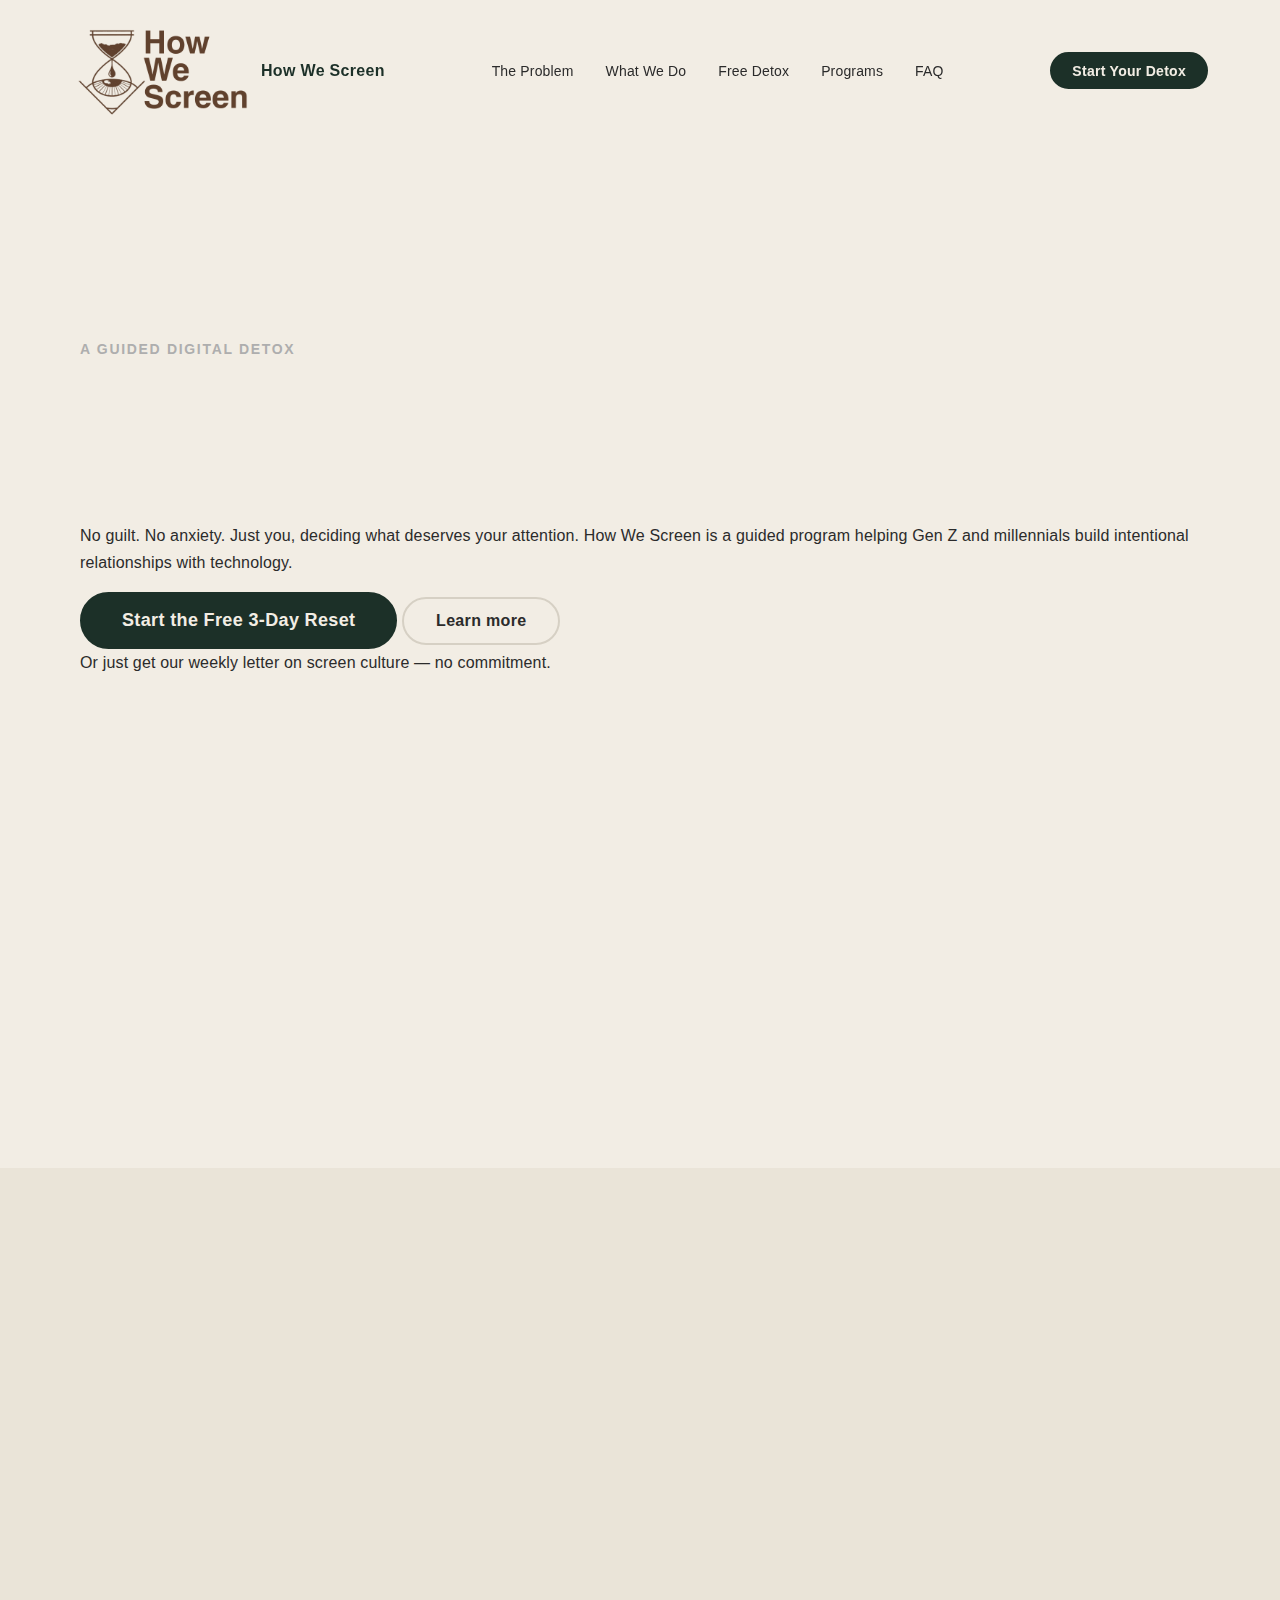
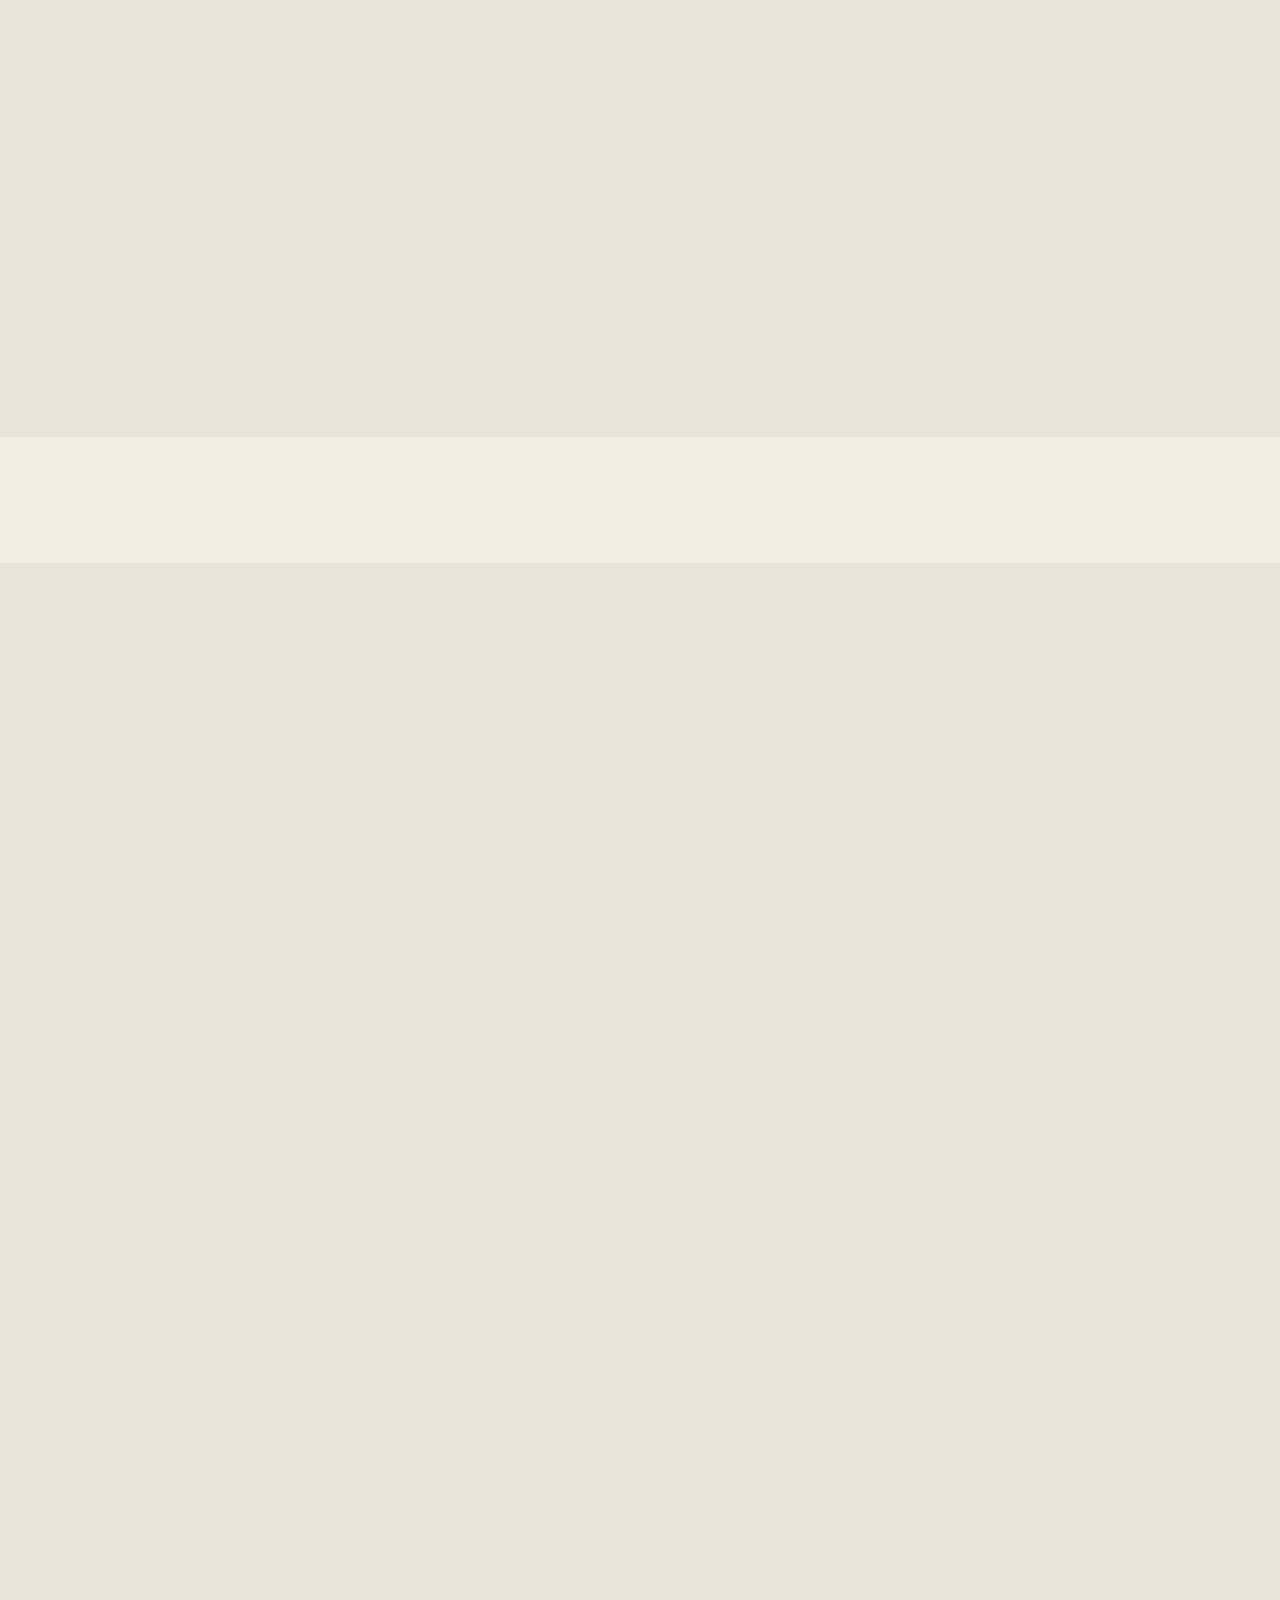
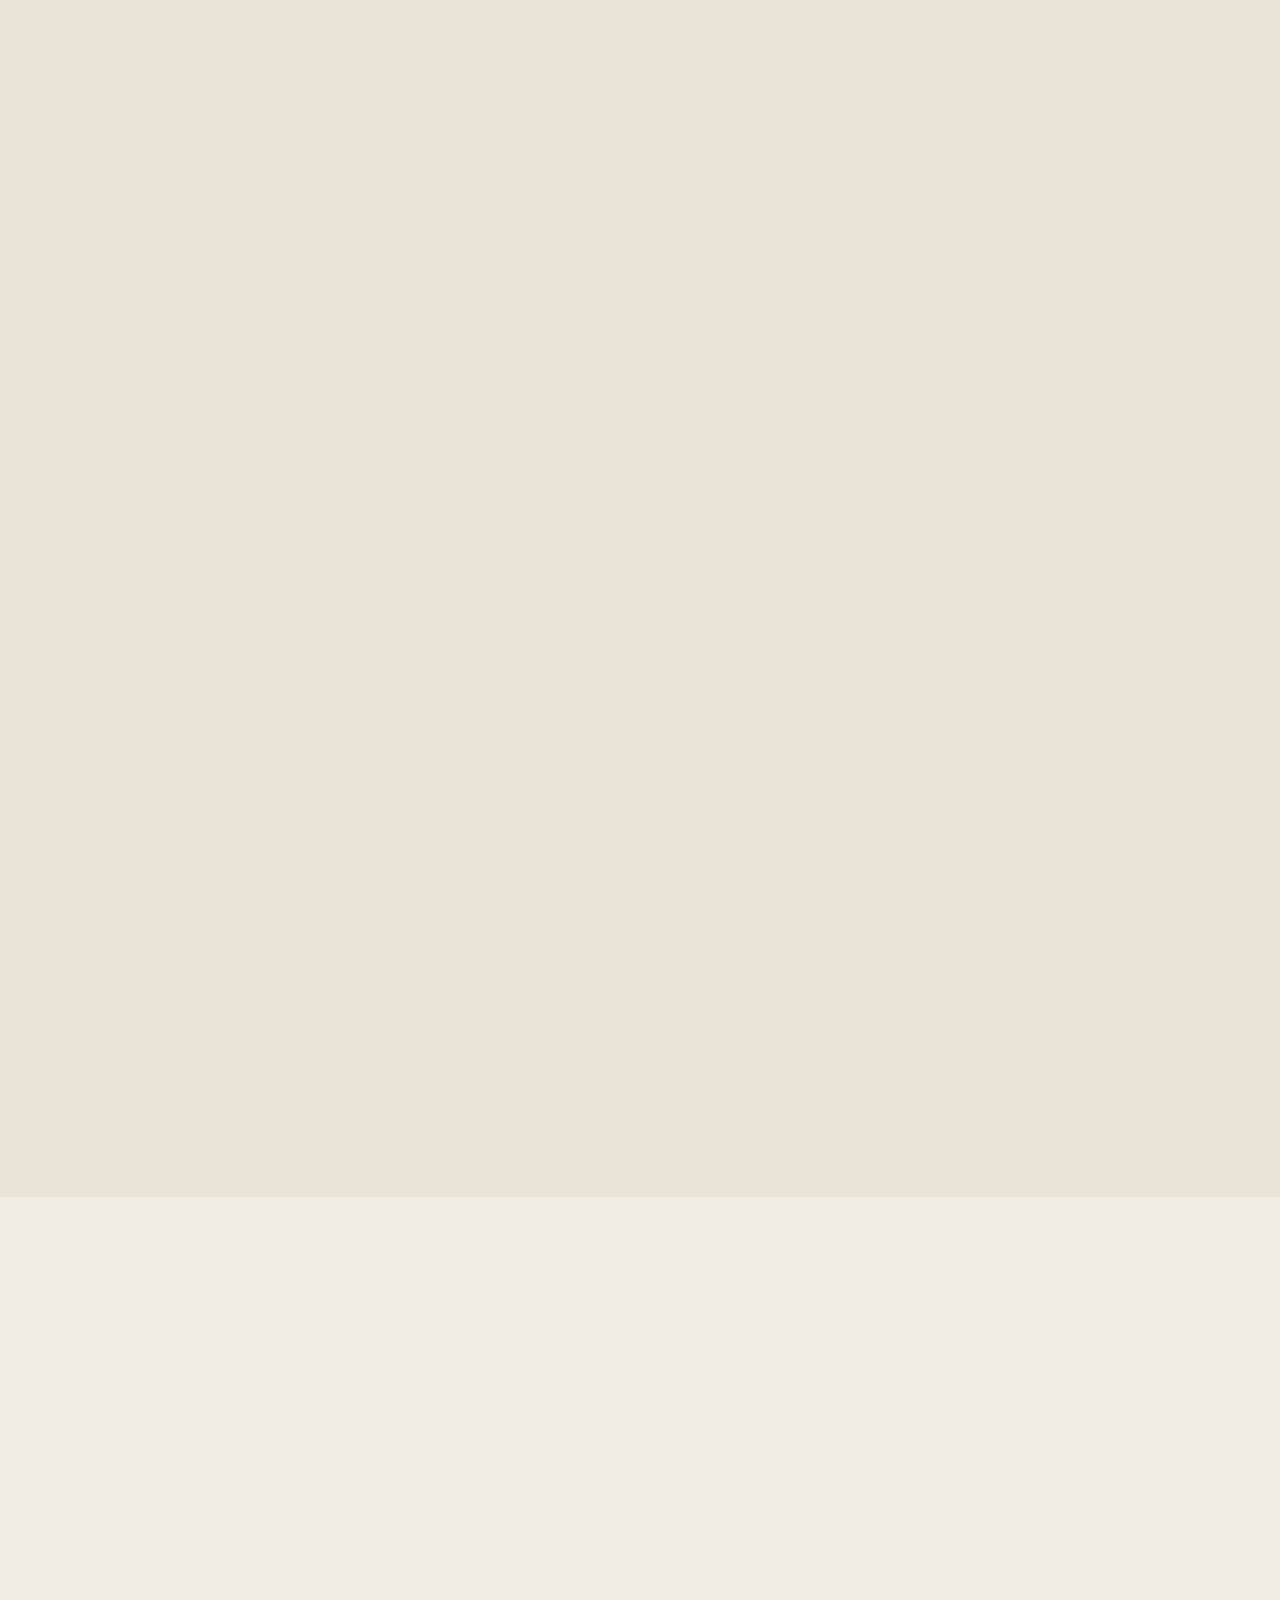
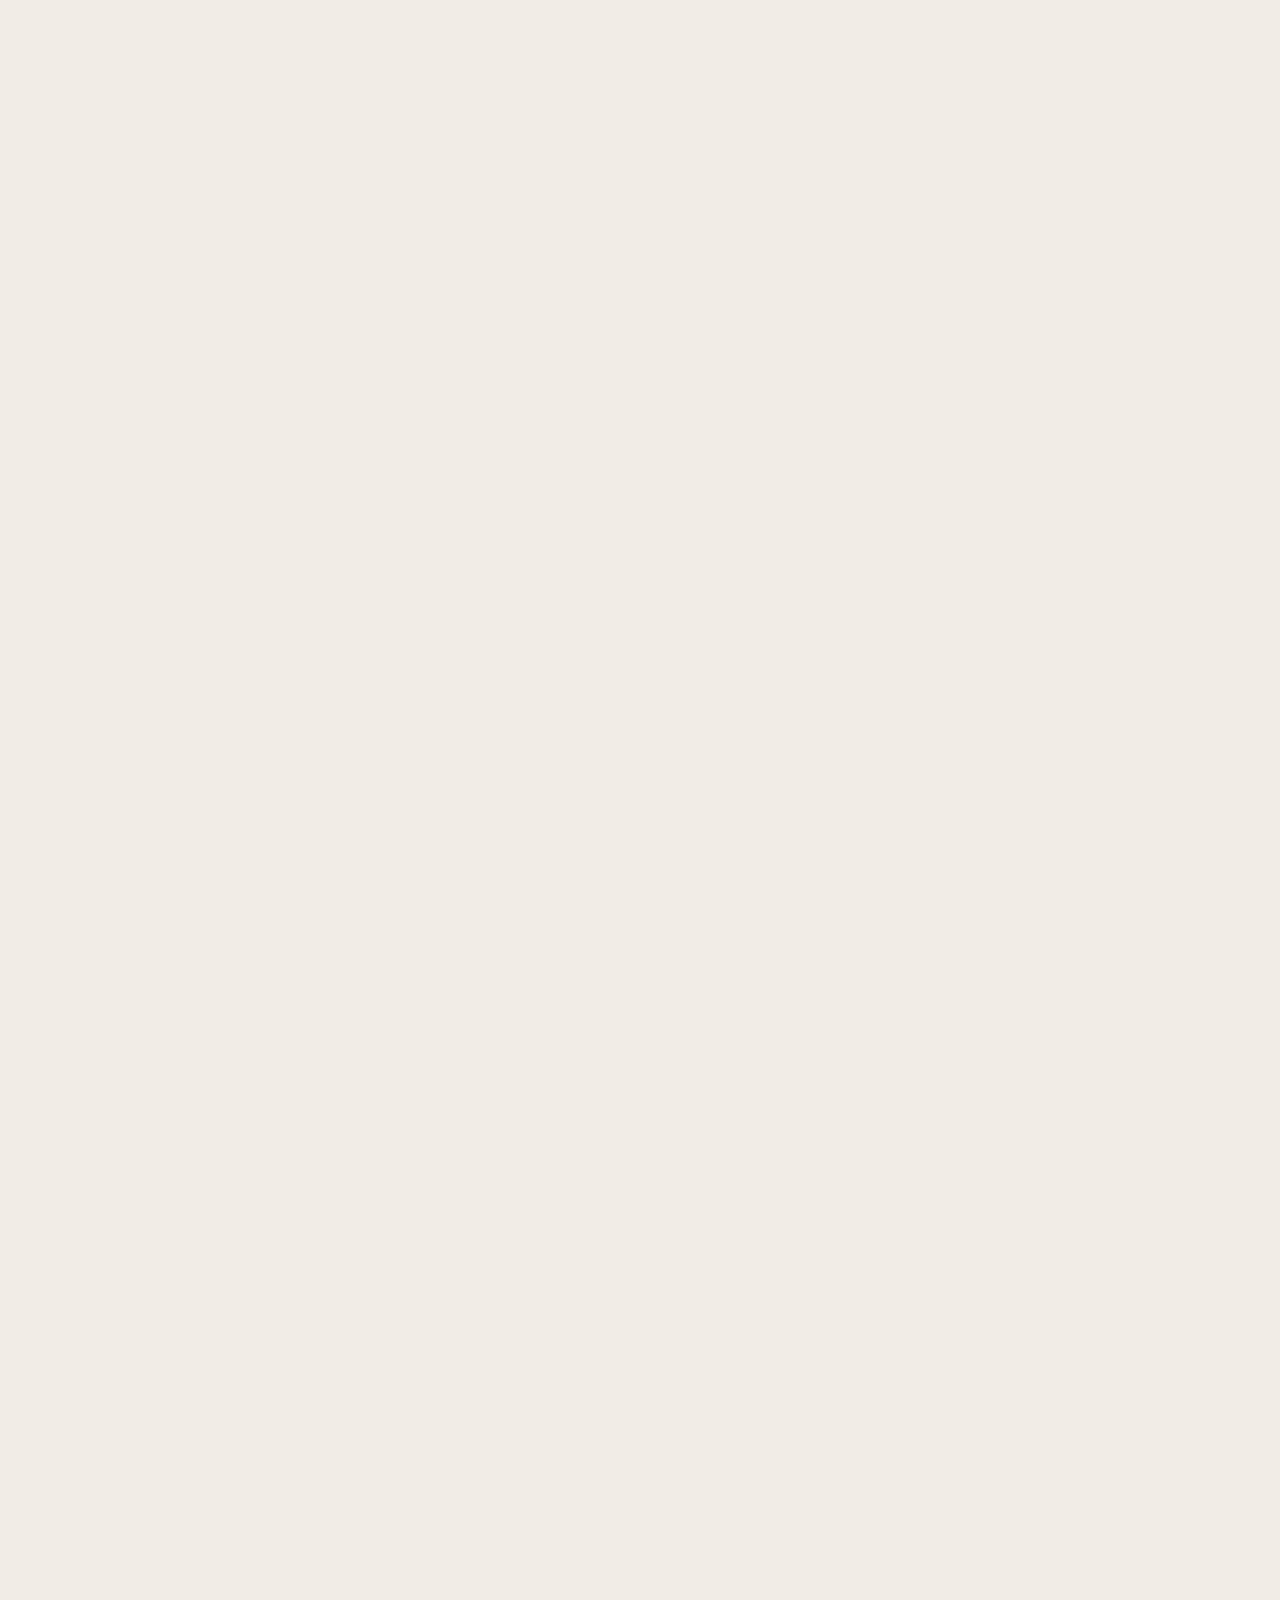
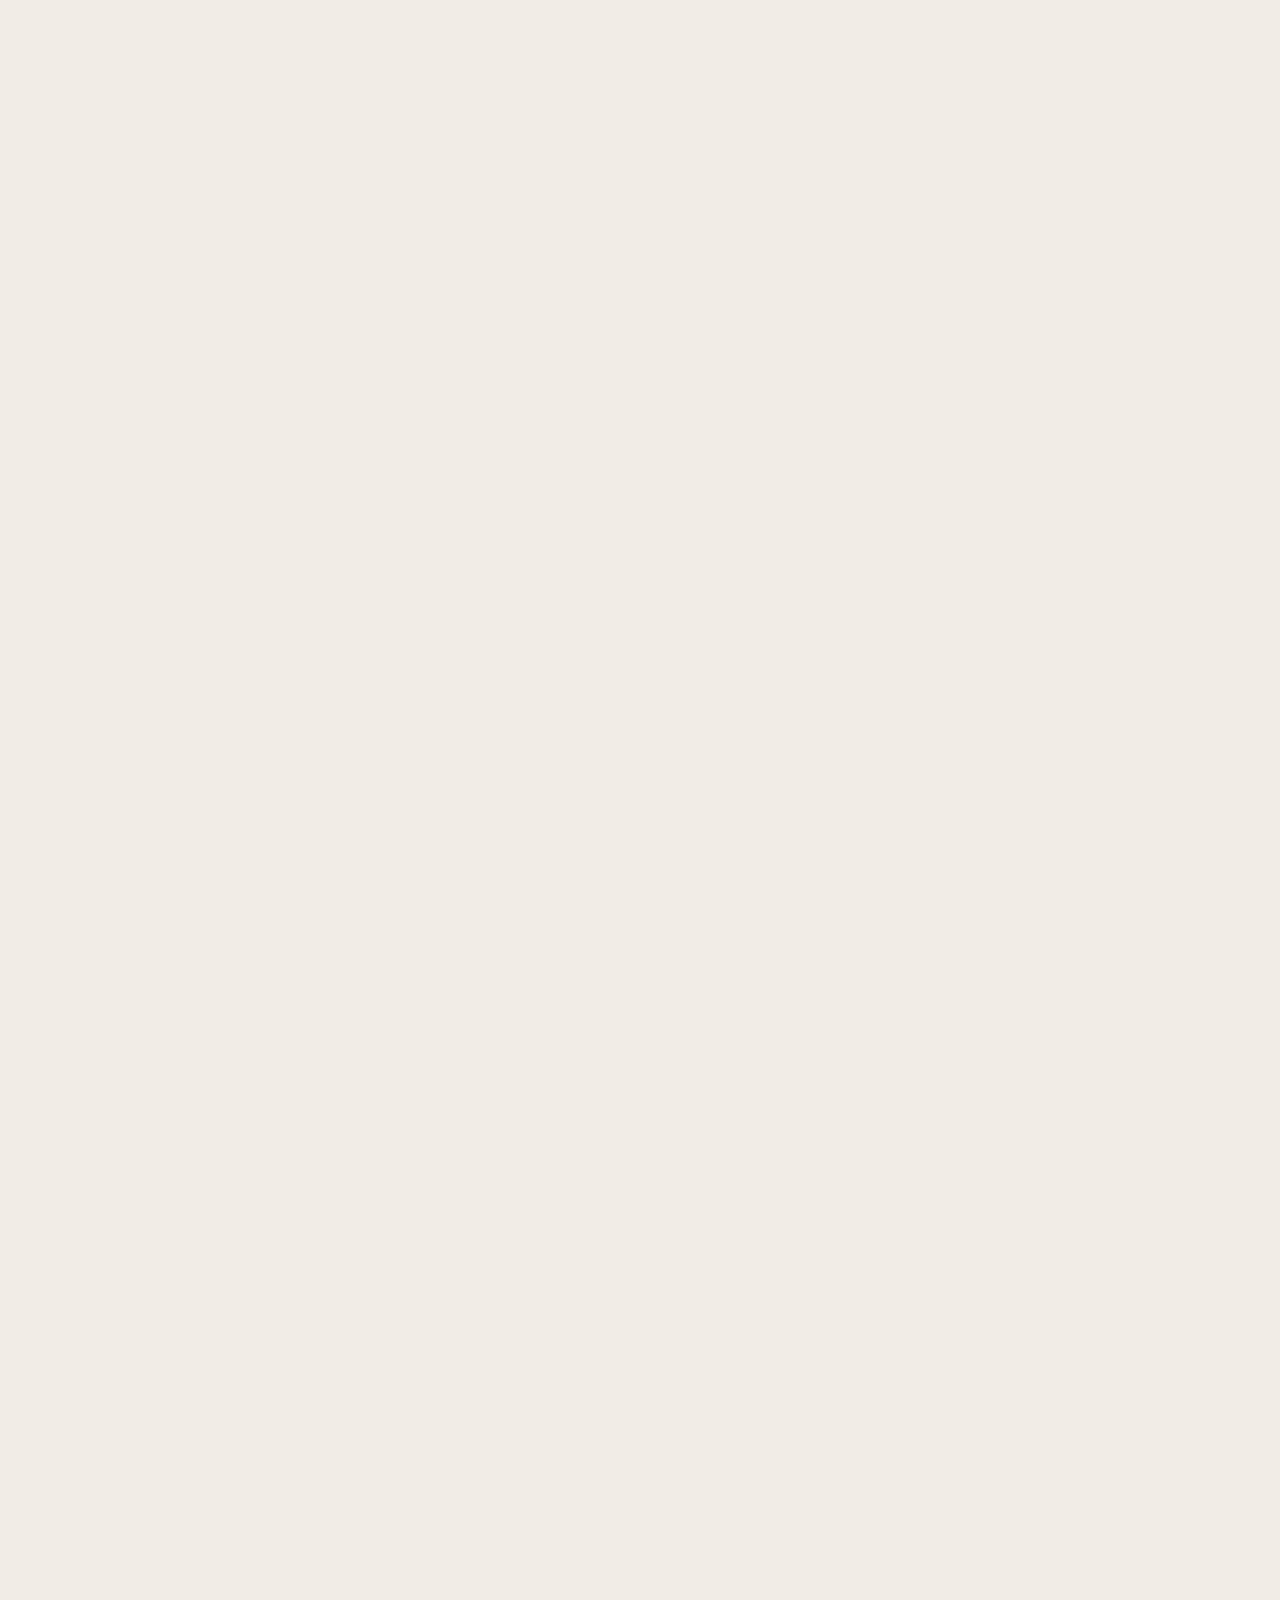
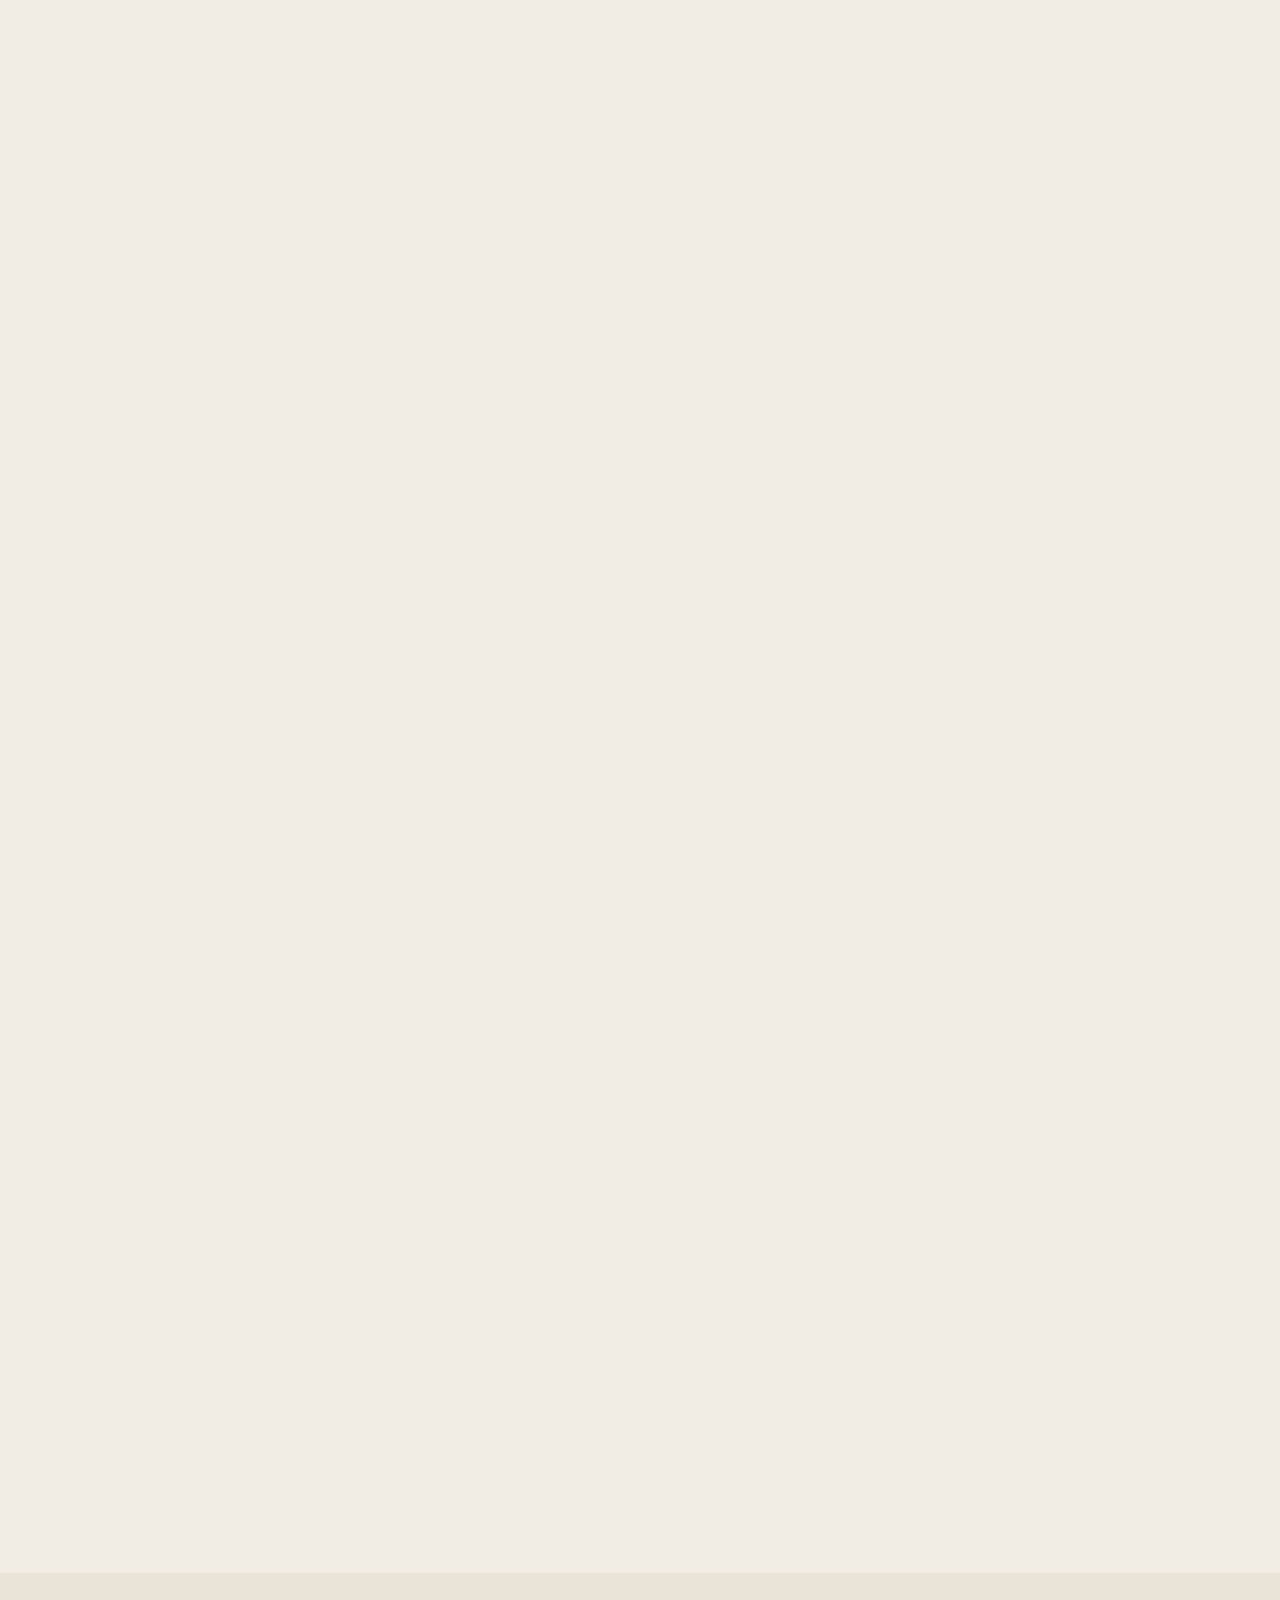
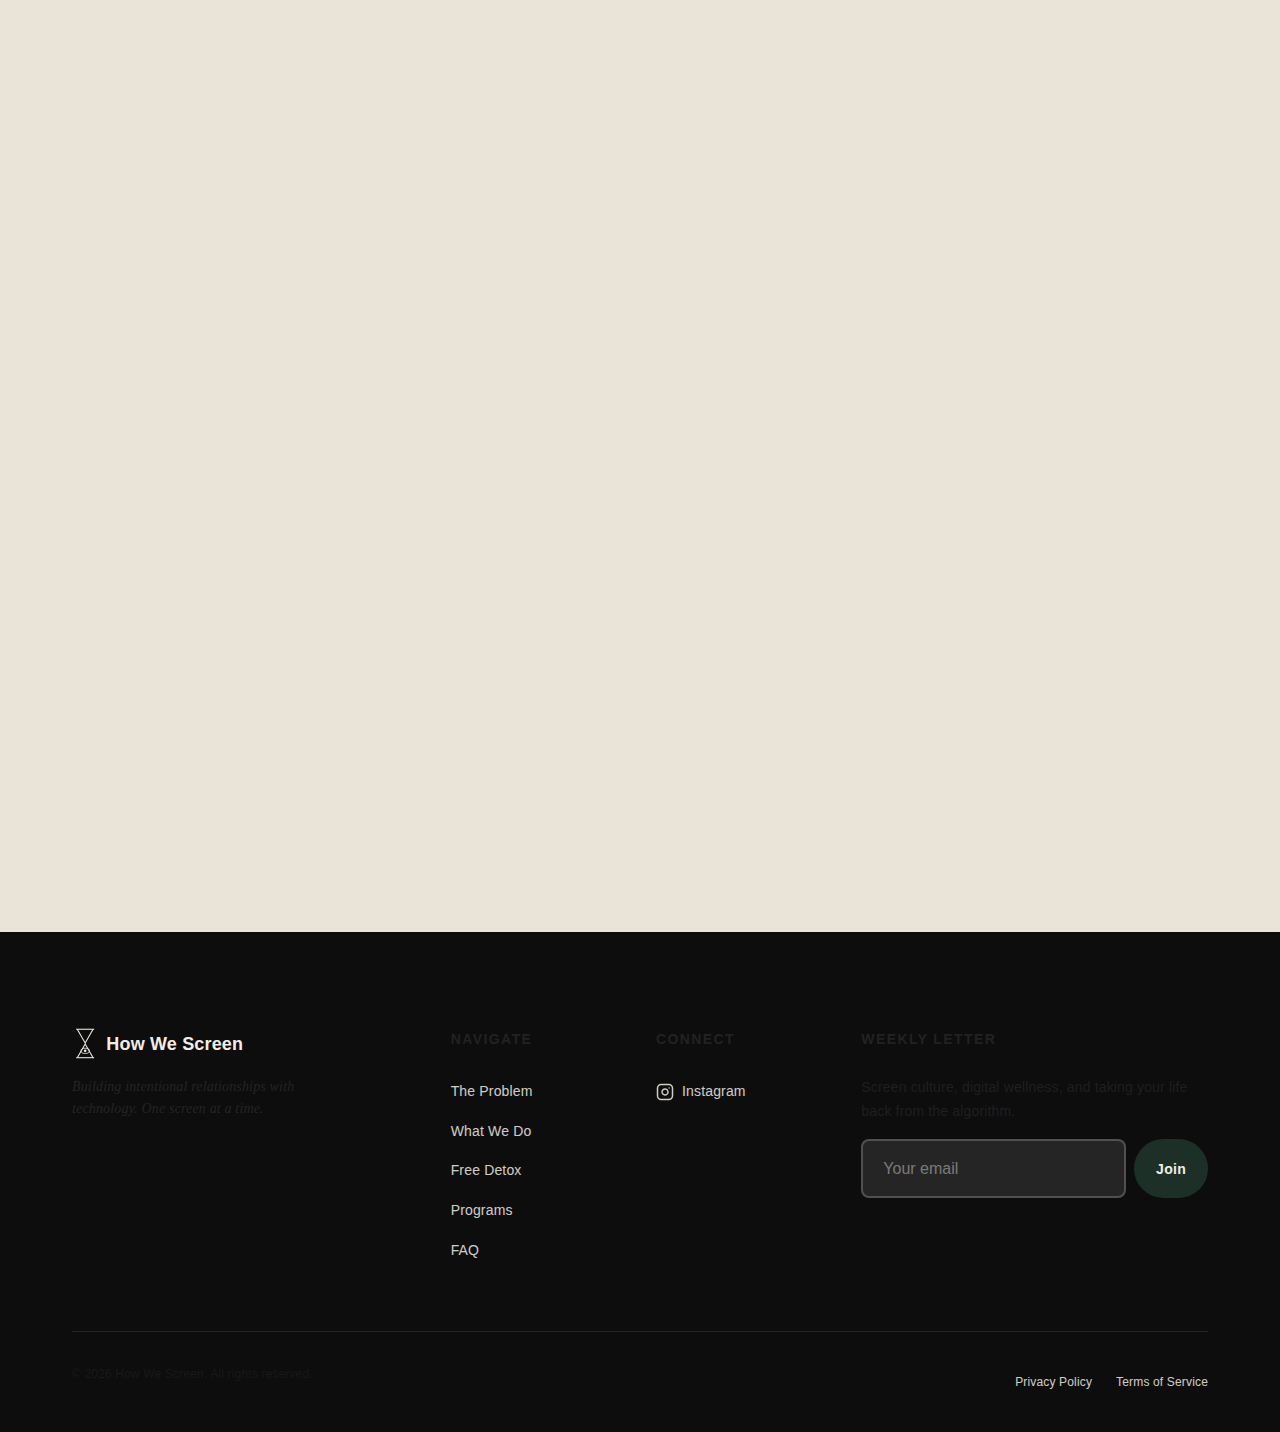
<file: index (1).html>
<!DOCTYPE html>
<html lang="en" class=""><head>
  <meta charset="UTF-8">
  <meta name="viewport" content="width=device-width, initial-scale=1.0">
  <title>How We Screen | Guided Digital Detox Programs for Gen Z &amp; Millennials</title>
  <meta name="description" content="Build an intentional relationship with your screen. How We Screen offers guided digital detox programs, community, and content for people tired of doomscrolling.">

  <!-- Open Graph -->
  <meta property="og:title" content="How We Screen | Reclaim Your Attention">
  <meta property="og:description" content="Guided digital detox programs for people who are tired of feeling controlled by their screens.">
  <meta property="og:type" content="website">
  <meta property="og:site_name" content="How We Screen">

  <!-- Twitter Card -->
  <meta name="twitter:card" content="summary_large_image">
  <meta name="twitter:title" content="How We Screen | Reclaim Your Attention">
  <meta name="twitter:description" content="Guided digital detox programs for Gen Z &amp; Millennials.">

  <!-- Favicon -->
  <link rel="icon" type="image/png" href="FVFavicon.png">

  <!-- Preconnect for ConvertKit -->
  <link rel="preconnect" href="https://app.kit.com">
  <script src="https://f.convertkit.com/ckjs/ck.5.js" async=""></script>

  <!-- CSS -->
  <link rel="stylesheet" href="css/reset.css">
  <link rel="stylesheet" href="css/variables.css">
  <link rel="stylesheet" href="css/base.css">
  <link rel="stylesheet" href="css/layout.css">
  <link rel="stylesheet" href="css/components.css">
  <link rel="stylesheet" href="css/sections.css">
  <link rel="stylesheet" href="css/animations.css">
  <link rel="stylesheet" href="css/utilities.css">
</head>
<body>

  <!-- Skip link -->
  <a href="#hero" class="skip-link">Skip to main content</a>

  <!-- ======================== NAVIGATION ======================== -->
  <header class="nav" id="nav" role="banner">
    <div class="container nav__inner">
      <a href="#" class="nav__logo" aria-label="How We Screen - Home">
        <!-- Hourglass-Eye Logo SVG -->
        <img src="[data-uri]" alt="Logo" style="width: 181px; max-width: none; height: 109px;"><svg class="nav__logo-svg" viewBox="0 0 50 60" width="36" height="43" fill="none" stroke="currentColor" stroke-width="2" aria-hidden="true" style="display: none;">
          <!-- Hourglass top -->
          <line x1="8" y1="2" x2="42" y2="2"></line>
          <path d="M10 2 L25 28 L40 2" fill="none"></path>
          <!-- Sand in bottom -->
          <path d="M20 38 Q25 34 30 38 L32 44 Q25 48 18 44 Z" fill="currentColor" stroke="none" opacity="0.3"></path>
          <!-- Hourglass bottom -->
          <path d="M10 56 L25 30 L40 56" fill="none"></path>
          <line x1="8" y1="56" x2="42" y2="56"></line>
          <!-- Eye in diamond -->
          <rect x="14" y="32" width="22" height="22" rx="2" transform="rotate(45 25 43)" fill="none" stroke-width="1.5"></rect>
          <ellipse cx="25" cy="43" rx="8" ry="5" fill="none" stroke-width="1.5"></ellipse>
          <circle cx="25" cy="43" r="2.5" fill="currentColor" stroke="none"></circle>
          <!-- Eyelashes / rays at bottom -->
          <g stroke-width="1" opacity="0.6">
            <line x1="17" y1="48" x2="15" y2="52"></line>
            <line x1="20" y1="49" x2="19" y2="53"></line>
            <line x1="25" y1="50" x2="25" y2="54"></line>
            <line x1="30" y1="49" x2="31" y2="53"></line>
            <line x1="33" y1="48" x2="35" y2="52"></line>
          </g>
        </svg>
        <span class="nav__logo-text">How We Screen</span>
      </a>

      <!-- Desktop navigation -->
      <nav class="nav__menu" role="navigation" aria-label="Main navigation">
        <ul class="nav__list">
          <li><a href="#problem" class="nav__link">The Problem</a></li>
          <li><a href="#solution" class="nav__link">What We Do</a></li>
          <li><a href="#detox" class="nav__link">Free Detox</a></li>
          <li><a href="#pricing" class="nav__link">Programs</a></li>
          <li><a href="#faq" class="nav__link">FAQ</a></li>
        </ul>
      </nav>

      <div class="nav__actions">
        <a href="#detox" class="btn btn--primary btn--sm nav__cta">Start Your Detox</a>
      </div>

      <!-- Hamburger button (mobile) -->
      <button class="nav__burger" id="nav-burger" aria-expanded="false" aria-controls="nav-mobile-menu" aria-label="Open navigation menu">
        <span></span><span></span><span></span>
      </button>
    </div>

    <!-- Mobile menu -->
    <div class="nav__menu--mobile" id="nav-mobile-menu" aria-hidden="true">
      <ul class="nav__list">
        <li><a href="#problem" class="nav__link">The Problem</a></li>
        <li><a href="#solution" class="nav__link">What We Do</a></li>
        <li><a href="#detox" class="nav__link">Free Detox</a></li>
        <li><a href="#pricing" class="nav__link">Programs</a></li>
        <li><a href="#faq" class="nav__link">FAQ</a></li>
      </ul>
      <a href="#detox" class="btn btn--primary">Start Your Detox</a>
    </div>
  </header>

  <main>
    <!-- ======================== HERO ======================== -->
    

    <!-- Transition -->
    

    <!-- ======================== PROBLEM ======================== -->
    

    <!-- Transition -->
    

    <!-- ======================== VOICES ======================== -->
    

    <!-- Transition -->
    

    <!-- ======================== SOLUTION ======================== -->
    

    <!-- Transition -->
    

    <!-- ======================== DETOX SIGNUP ======================== -->
    

    <!-- Transition -->
    

    <!-- ======================== HOW IT WORKS ======================== -->
    

    <!-- Transition -->
    

    <!-- ======================== PRICING ======================== -->
    

    <!-- ======================== FAQ ======================== -->
    
  <section class="section section--hero" id="hero" style="padding-top: 1.5rem; padding-bottom: 12rem;">
      <div class="hero__deco">
        <div class="hero__deco-shape hero__deco-shape--1"></div>
        <div class="hero__deco-shape hero__deco-shape--2"></div>
        <div class="hero__deco-shape hero__deco-shape--3"></div>
        <div class="hero__grain"></div>
      </div>

      <div class="container">
        <div class="hero__content">
          <p class="section-label reveal">A guided digital detox</p>
          <h1 class="hero__headline" id="hero-headline">
            <span class="hero-word" style="animation-delay: 0.1s">What</span>
            <span class="hero-word" style="animation-delay: 0.2s">if</span>
            <span class="hero-word" style="animation-delay: 0.3s">you</span>
            <span class="hero-word" style="animation-delay: 0.4s">could</span>
            <span class="hero-word" style="animation-delay: 0.5s">look</span>
            <span class="hero-word" style="animation-delay: 0.6s">at</span>
            <span class="hero-word" style="animation-delay: 0.7s">your</span>
            <span class="hero-word" style="animation-delay: 0.8s">phone</span>
            <span class="hero-word" style="animation-delay: 0.9s">and</span>
            <span class="hero-word" style="animation-delay: 1.0s">feel</span>
            <span class="hero-word" style="animation-delay: 1.1s"><em>nothing?</em></span>
          </h1>
          <p class="hero__subtext reveal reveal-delay-5">
            No guilt. No anxiety. Just you, deciding what deserves your attention.
            How We Screen is a guided program helping Gen Z and millennials build intentional relationships with technology.
          </p>
          <div class="hero__cta-group reveal reveal-delay-6">
            <a href="#detox" class="btn btn--primary btn--lg">Start the Free 3-Day Reset</a>
            <a href="#problem" class="btn btn--ghost">Learn more</a>
          </div>
          <p class="hero__newsletter-note reveal reveal-delay-7">
            Or just get our weekly letter on screen culture — no commitment.
          </p>
        </div>
      </div>
    </section><div class="section-transition" aria-hidden="true">
      <p class="reveal">You already know something is off. Let’s name it.</p>
    </div><section class="section section--problem" id="problem">
      <div class="container">
        <div class="text-center mb-2xl">
          <p class="section-label reveal">The Problem</p>
          <h2 class="section-heading reveal reveal-delay-1">The Scroll Trap</h2>
        </div>

        <div class="problem__body">
          <p class="reveal">
            It starts innocently. A quick check. A notification. And then thirty minutes vanish
            like they were never yours. You unlock your phone 150 times a day. You watch reels
            you don’t even like. You know it’s not making you feel good, and you do it anyway.
          </p>
          <p class="reveal reveal-delay-1">
            This isn’t a willpower failure. It’s a design feature. Every app on your phone was built
            by a team of engineers whose success is measured by how long they keep you staring at glass.
          </p>
          <p class="reveal reveal-delay-2">
            You’re not the problem. But you might be ready for a different relationship with your screen.
          </p>
        </div>

        <div class="problem__stats">
          <div class="stat-card reveal reveal-delay-1">
            <div class="stat-card__number" data-count="4.5">4.5 hrs</div>
            <div class="stat-card__label">Average daily screen time for 18–29 year olds</div>
          </div>
          <div class="stat-card reveal reveal-delay-2">
            <div class="stat-card__number" data-count="150">150x</div>
            <div class="stat-card__label">Average daily phone unlocks</div>
          </div>
          <div class="stat-card reveal reveal-delay-3">
            <div class="stat-card__number" data-count="57">57%</div>
            <div class="stat-card__label">Of Gen Z say social media harms their mental health</div>
          </div>
        </div>
      </div>
    </section><div class="section-transition" aria-hidden="true">
      <p class="reveal">You’re not alone in feeling this.</p>
    </div><section class="section section--voices" id="voices">
      <div class="container">
        <div class="text-center mb-2xl">
          <p class="section-label reveal">Voices from the Internet</p>
          <h2 class="section-heading reveal reveal-delay-1">The things we say when we think nobody’s building a website about it</h2>
        </div>

        <div class="voices__grid">
          <blockquote class="card card--quote reveal reveal-delay-1">
            <div class="card__header">
              <div class="card__avatar">A</div>
              <span class="card__username">@Anonymous</span>
            </div>
            <p class="card__body">I deleted Instagram for the third time this month. Reinstalled it an hour later.</p>
            <div class="card__footer"><span>♥ 2.4k</span></div>
          </blockquote>

          <blockquote class="card card--quote reveal reveal-delay-2">
            <div class="card__header">
              <div class="card__avatar">A</div>
              <span class="card__username">@Anonymous</span>
            </div>
            <p class="card__body">Does anyone else pick up their phone, forget why, then just open TikTok anyway?</p>
            <div class="card__footer"><span>♥ 18k</span></div>
          </blockquote>

          <blockquote class="card card--quote reveal reveal-delay-3">
            <div class="card__header">
              <div class="card__avatar">A</div>
              <span class="card__username">Anonymous </span>
            </div>
            <p class="card__body">My feed is literally f***ing traumatizing? Horrors followed by crafts followed by horrors followed by ads followed by a funny dark humor meme followed by a thirst trap followed by literally propaganda followed by the horrors followed by crafts.</p>
            <div class="card__footer"><span>♥ 675</span></div>
          </blockquote>

          <blockquote class="card card--quote reveal reveal-delay-4">
            <div class="card__header">
              <div class="card__avatar">A</div>
              <span class="card__username">@Anonymous</span>
            </div>
            <p class="card__body">My screen time report feels like a criminal record I can’t expunge.</p>
            <div class="card__footer"><span>♥ 9.3k</span></div>
          </blockquote>

          <blockquote class="card card--quote reveal reveal-delay-5">
            <div class="card__header">
              <div class="card__avatar">A</div>
              <span class="card__username">@Anonymous</span>
            </div>
            <p class="card__body">I watch reels of people living outside while I sit on my couch.</p>
            <div class="card__footer"><span>♥ 12k</span></div>
          </blockquote>

          <blockquote class="card card--quote reveal reveal-delay-6">
            <div class="card__header">
              <div class="card__avatar">A</div>
              <span class="card__username">@anonymous</span>
            </div>
            <p class="card__body">I hate that I know what every person I went to high school with had for lunch.</p>
            <div class="card__footer"><span>♥ 7.8k</span></div>
          </blockquote>

          <blockquote class="card card--quote reveal reveal-delay-7">
            <div class="card__header">
              <div class="card__avatar">A</div>
              <span class="card__username">@anonymous</span>
            </div>
            <p class="card__body">My therapist asked me what I do for fun and I said “scroll.” We both went quiet.</p>
            <div class="card__footer"><span>♥ 34k</span></div>
          </blockquote>

          <blockquote class="card card--quote reveal reveal-delay-8">
            <div class="card__header">
              <div class="card__avatar">A</div>
              <span class="card__username">@anonymous</span>
            </div>
            <p class="card__body">I set a 15-minute timer for TikTok. That was two hours ago.</p>
            <div class="card__footer"><span>♥ 21k</span></div>
          </blockquote>

          <blockquote class="card card--quote reveal reveal-delay-9">
            <div class="card__header">
              <div class="card__avatar">A</div>
              <span class="card__username">@Anonymous</span>
            </div>
            <p class="card__body">The algorithm knows me better than my best friend and that’s genuinely terrifying.</p>
            <div class="card__footer"><span>♥ 15k</span></div>
          </blockquote>

          <blockquote class="card card--quote reveal reveal-delay-10">
            <div class="card__header">
              <div class="card__avatar">P</div>
              <span class="card__username">@anonymous</span>
            </div>
            <p class="card__body">I miss being bored. Just regular, stare-at-the-ceiling bored.</p>
            <div class="card__footer"><span>♥ 28k</span></div>
          </blockquote>
        </div>
      </div>
    </section><div class="section-transition" aria-hidden="true">
      <p class="reveal">So what do we do about it?</p>
    </div><section class="section section--solution" id="solution">
      <div class="container">
        <div class="solution__intro">
          <p class="section-label reveal">What We Do</p>
          <h2 class="section-heading reveal reveal-delay-1">Not another digital detox app.</h2>
          <p class="section-subtext reveal reveal-delay-2">
            We’re a community, a content studio, and a set of guided programs. Think of us as
            your intentional-screen-time friend who doesn’t judge you for still loving memes.
          </p>
        </div>

        <div class="solution__grid">
          <div class="card card--feature reveal reveal-delay-1">
            <div class="card__icon">
              <div class="icon-hourglass" aria-hidden="true"></div>
            </div>
            <h3 class="card__title">Guided Detox Programs</h3>
            <p class="card__text">
              Structured multi-day programs that actually work because they don’t ask you to
              throw your phone in a lake. Start with our free 3-day reset.
            </p>
          </div>

          <div class="card card--feature reveal reveal-delay-2">
            <div class="card__icon">
              <div class="icon-community" aria-hidden="true"></div>
            </div>
            <h3 class="card__title">The Community</h3>
            <p class="card__text">
              A private space for people who want to talk honestly about their relationship with
              technology. No toxic positivity. No shame. Just real conversations.
            </p>
          </div>

          <div class="card card--feature reveal reveal-delay-3">
            <div class="card__icon">
              <div class="icon-content" aria-hidden="true"></div>
            </div>
            <h3 class="card__title">Weekly Content</h3>
            <p class="card__text">
              A newsletter, essays, and curated links about screen culture, digital wellness
              (without the cringe), and how to reclaim your attention.
            </p>
          </div>
        </div>
      </div>
    </section><div class="section-transition" aria-hidden="true">
      <p class="reveal">Start here. It’s free.</p>
    </div><section class="section section--detox" id="detox">
      <div class="container">
        <div class="text-center mb-2xl">
          <p class="section-label reveal">Free Program</p>
          <h2 class="section-heading reveal reveal-delay-1">The 3-Day Reset</h2>
          <p class="section-subtext reveal reveal-delay-2" style="margin: 0 auto;">
            A free, guided micro-detox delivered to your inbox. No app required.
            No cold turkey. Just three days of small, intentional shifts.
          </p>
        </div>

        <div class="detox__layout">
          <!-- Day previews -->
          <div class="detox__days">
            <div class="day-card reveal reveal-delay-1">
              <div class="day-card__number">1</div>
              <div>
                <h3 class="day-card__title">Notice</h3>
                <p class="day-card__text">Become aware of your patterns without changing them. Track your impulses. No judgment.</p>
              </div>
            </div>
            <div class="day-card reveal reveal-delay-2">
              <div class="day-card__number">2</div>
              <div>
                <h3 class="day-card__title">Replace</h3>
                <p class="day-card__text">For every scroll impulse, try one analog alternative. We give you a list. Some are weird.</p>
              </div>
            </div>
            <div class="day-card reveal reveal-delay-3">
              <div class="day-card__number">3</div>
              <div>
                <h3 class="day-card__title">Decide</h3>
                <p class="day-card__text">Choose what stays and what goes. Build your personal Screen Agreement.</p>
              </div>
            </div>
          </div>

          <!-- Signup form -->
          <div class="detox__form-card reveal reveal-delay-2">
            <h3 class="detox__form-title">Get the free reset</h3>
            <p class="detox__form-subtitle">Three emails. Three days. Zero spam.</p>

            <form action="https://api.convertkit.com/v3/forms/9070045/subscribe" method="post" class="detox-form" data-sv-form="9070045" data-uid="da07d62314" id="detox-form">
              <div class="form-group">
                <label for="detox-name" class="visually-hidden">First name</label>
                <input type="text" id="detox-name" name="fields[first_name]" placeholder="What should we call you?" class="input" autocomplete="given-name">
              </div>
              <div class="form-group">
                <label for="detox-email" class="visually-hidden">Email address</label>
                <input type="email" id="detox-email" name="email_address" placeholder="you@humanwithascreenname.com" class="input" required="" autocomplete="email">
              </div>
              <button type="submit" class="btn btn--primary btn--full btn--lg">
                Send Me The Reset
              </button>
              <p class="form-note">
                Free. No spam. Unsubscribe anytime. We respect your inbox the way we want you to respect your screen time.
              </p>
            </form>

            <!-- Success state (hidden by default) -->
            <div class="form-success" id="detox-form-success" hidden="">
              <p style="font-size: var(--text-xl); margin-bottom: var(--space-sm);">✓</p>
              <p>Welcome in. Check your inbox — Day 1 is on its way.</p>
            </div>

            <!-- Error state (hidden by default) -->
            <div class="form-error" id="detox-form-error" hidden="">
              <p>Hmm, that didn’t work. Mind trying again?</p>
            </div>
          </div>
        </div>
      </div>
    </section><div class="section-transition" aria-hidden="true">
      <p class="reveal">Here’s exactly what happens.</p>
    </div><section class="section section--steps" id="how-it-works">
      <div class="container">
        <div class="text-center mb-2xl">
          <p class="section-label reveal">How It Works</p>
          <h2 class="section-heading reveal reveal-delay-1">Four steps. No app download.</h2>
        </div>

        <div class="steps">
          <div class="step reveal reveal-delay-1">
            <div class="step__number">1</div>
            <div class="step__content">
              <h3 class="step__title">Sign up for free</h3>
              <p class="step__text">Enter your email and get The 3-Day Reset delivered straight to your inbox. Takes 30 seconds.</p>
            </div>
          </div>
          <div class="step reveal reveal-delay-2">
            <div class="step__number">2</div>
            <div class="step__content">
              <h3 class="step__title">Follow the daily guides</h3>
              <p class="step__text">Each morning you get a short email with one focus for the day. Simple exercises, reflection prompts, and one challenge.</p>
            </div>
          </div>
          <div class="step reveal reveal-delay-3">
            <div class="step__number">3</div>
            <div class="step__content">
              <h3 class="step__title">Notice what changes</h3>
              <p class="step__text">Use our included reflection worksheet to track how your screen habits shift over three days. Most people are surprised.</p>
            </div>
          </div>
          <div class="step reveal reveal-delay-4">
            <div class="step__number">4</div>
            <div class="step__content">
              <h3 class="step__title">Keep going with us</h3>
              <p class="step__text">After your reset, join the How We Screen community to stay accountable. Or explore our deeper paid programs.</p>
            </div>
          </div>
        </div>
      </div>
    </section><div class="section-transition" aria-hidden="true">
      <p class="reveal">Ready to go deeper?</p>
    </div><section class="section section--pricing" id="pricing">
      <div class="container">
        <div class="text-center mb-2xl">
          <p class="section-label reveal">Programs</p>
          <h2 class="section-heading reveal reveal-delay-1">Choose your depth</h2>
          <p class="section-subtext reveal reveal-delay-2" style="margin: 0 auto;">
            Every journey starts with the free reset. Go further when you’re ready.
          </p>
        </div>

        <div class="pricing__grid">
          <!-- Tier 1: Free -->
          <div class="card card--pricing reveal reveal-delay-1">
            <h3 class="card__plan-name">The Reset</h3>
            <div class="card__price">Free</div>
            <p class="card__price-note">Always free</p>
            <div class="card__features">
              <div class="card__feature-item">3-day guided email detox</div>
              <div class="card__feature-item">Daily reflection prompts</div>
              <div class="card__feature-item">Screen Agreement template</div>
              <div class="card__feature-item">Access to weekly newsletter</div>
            </div>
            <a href="#detox" class="btn btn--secondary btn--full">Start Free</a>
          </div>

          <!-- Tier 2: Popular -->
          <div class="card card--pricing card--featured reveal reveal-delay-2">
            <span class="card__badge">Most Popular</span>
            <h3 class="card__plan-name">The Deep Dive</h3>
            <div class="card__price">$29</div>
            <p class="card__price-note">One-time payment</p>
            <div class="card__features">
              <div class="card__feature-item">14-day guided program</div>
              <div class="card__feature-item">Community access (private group)</div>
              <div class="card__feature-item">Weekly live check-ins</div>
              <div class="card__feature-item">Personalized screen audit</div>
              <div class="card__feature-item">Printable journal kit</div>
            </div>
            <a href="#detox" class="btn btn--primary btn--full">Join the Waitlist</a>
          </div>

          <!-- Tier 3: Premium -->
          <div class="card card--pricing reveal reveal-delay-3">
            <span class="card__badge" style="background: var(--color-accent-2);">Go Deep</span>
            <h3 class="card__plan-name">The Full Reset</h3>
            <div class="card__price">$79</div>
            <p class="card__price-note">One-time payment</p>
            <div class="card__features">
              <div class="card__feature-item">30-day comprehensive program</div>
              <div class="card__feature-item">Everything in The Deep Dive</div>
              <div class="card__feature-item">1-on-1 accountability partner</div>
              <div class="card__feature-item">Monthly group coaching call</div>
              <div class="card__feature-item">Lifetime community access</div>
              <div class="card__feature-item">Early access to new content</div>
            </div>
            <a href="#detox" class="btn btn--secondary btn--full">Join the Waitlist</a>
          </div>
        </div>
      </div>
    </section><section class="section section--faq" id="faq">
      <div class="container">
        <div class="text-center mb-2xl">
          <p class="section-label reveal">FAQ</p>
          <h2 class="section-heading reveal reveal-delay-1">Questions you probably have</h2>
        </div>

        <div class="accordion" role="list">
          <div class="accordion__item reveal reveal-delay-1" role="listitem">
            <button class="accordion__trigger" aria-expanded="false" aria-controls="faq-1">
              <span>Is this just another “put your phone in a drawer” thing?</span>
              <span class="accordion__icon" aria-hidden="true">+</span>
            </button>
            <div class="accordion__content" id="faq-1">
              <div class="accordion__content-inner">
                <p>No. We don’t believe in willpower-based approaches or shame-driven detoxes. The 3-Day Reset teaches you to notice your patterns and make conscious choices. Your phone stays in your pocket.</p>
              </div>
            </div>
          </div>

          <div class="accordion__item reveal reveal-delay-2" role="listitem">
            <button class="accordion__trigger" aria-expanded="false" aria-controls="faq-2">
              <span>Do I have to delete social media?</span>
              <span class="accordion__icon" aria-hidden="true">+</span>
            </button>
            <div class="accordion__content" id="faq-2">
              <div class="accordion__content-inner">
                <p>Absolutely not. We’re not anti-social-media. We’re pro-intentional-use. You might decide to take breaks, set boundaries, or change how you engage — but that’s your call, not ours.</p>
              </div>
            </div>
          </div>

          <div class="accordion__item reveal reveal-delay-3" role="listitem">
            <button class="accordion__trigger" aria-expanded="false" aria-controls="faq-3">
              <span>Is this backed by research?</span>
              <span class="accordion__icon" aria-hidden="true">+</span>
            </button>
            <div class="accordion__content" id="faq-3">
              <div class="accordion__content-inner">
                <p>Our programs are informed by behavioral psychology, digital wellness research, and the lived experiences of our community. We’re not doctors, though, so this isn’t medical advice.</p>
              </div>
            </div>
          </div>

          <div class="accordion__item reveal reveal-delay-4" role="listitem">
            <button class="accordion__trigger" aria-expanded="false" aria-controls="faq-4">
              <span>What happens after the 3 days?</span>
              <span class="accordion__icon" aria-hidden="true">+</span>
            </button>
            <div class="accordion__content" id="faq-4">
              <div class="accordion__content-inner">
                <p>You’ll have a personal Screen Agreement and a set of new habits to experiment with. From there, you can join our community, try a deeper program, or just take what you learned and go live your life.</p>
              </div>
            </div>
          </div>

          <div class="accordion__item reveal reveal-delay-5" role="listitem">
            <button class="accordion__trigger" aria-expanded="false" aria-controls="faq-5">
              <span>I’m a content creator. Will this ruin my career?</span>
              <span class="accordion__icon" aria-hidden="true">+</span>
            </button>
            <div class="accordion__content" id="faq-5">
              <div class="accordion__content-inner">
                <p>We designed our programs with creators in mind. It’s not about posting less — it’s about separating creation from consumption. Many creators find they produce better work with more intentional screen habits.</p>
              </div>
            </div>
          </div>

          <div class="accordion__item reveal reveal-delay-6" role="listitem">
            <button class="accordion__trigger" aria-expanded="false" aria-controls="faq-6">
              <span>Is the community another group chat I’ll feel guilty about not reading?</span>
              <span class="accordion__icon" aria-hidden="true">+</span>
            </button>
            <div class="accordion__content" id="faq-6">
              <div class="accordion__content-inner">
                <p>We actively designed against that. Our community has no pressure to participate daily. It’s async-first, with weekly prompts and monthly live sessions. No 500-message-thread anxiety.</p>
              </div>
            </div>
          </div>

          <div class="accordion__item reveal reveal-delay-7" role="listitem">
            <button class="accordion__trigger" aria-expanded="false" aria-controls="faq-7">
              <span>How is this different from Screen Time / Digital Wellbeing on my phone?</span>
              <span class="accordion__icon" aria-hidden="true">+</span>
            </button>
            <div class="accordion__content" id="faq-7">
              <div class="accordion__content-inner">
                <p>Those tools show you data. We help you understand what to do with it. A timer that you swipe away doesn’t change your relationship with your phone. A guided program with community support does.</p>
              </div>
            </div>
          </div>
        </div>
      </div>
    </section></main>

  <!-- ======================== FOOTER ======================== -->
  <footer class="footer" id="footer">
    <div class="container">
      <div class="footer__grid">
        <!-- Brand column -->
        <div class="footer__brand">
          <div class="footer__logo">
            <svg viewBox="0 0 50 60" width="28" height="34" fill="none" stroke="currentColor" stroke-width="2" aria-hidden="true">
              <line x1="8" y1="2" x2="42" y2="2"></line>
              <path d="M10 2 L25 28 L40 2" fill="none"></path>
              <path d="M10 56 L25 30 L40 56" fill="none"></path>
              <line x1="8" y1="56" x2="42" y2="56"></line>
              <ellipse cx="25" cy="43" rx="8" ry="5" fill="none" stroke-width="1.5"></ellipse>
              <circle cx="25" cy="43" r="2.5" fill="currentColor" stroke="none"></circle>
            </svg>
            <span>How We Screen</span>
          </div>
          <p class="footer__tagline">Building intentional relationships with technology. One screen at a time.</p>
        </div>

        <!-- Links -->
        <div>
          <p class="footer__heading">Navigate</p>
          <div class="footer__links">
            <a href="#problem">The Problem</a>
            <a href="#solution">What We Do</a>
            <a href="#detox">Free Detox</a>
            <a href="#pricing">Programs</a>
            <a href="#faq">FAQ</a>
          </div>
        </div>

        <!-- Social -->
        <div>
          <p class="footer__heading">Connect</p>
          <div class="footer__links">
            <a href="https://instagram.com/" target="_blank" rel="noopener noreferrer" class="footer__social-link">
              <svg width="18" height="18" viewBox="0 0 24 24" fill="none" stroke="currentColor" stroke-width="2" stroke-linecap="round" stroke-linejoin="round" aria-hidden="true">
                <rect x="2" y="2" width="20" height="20" rx="5" ry="5"></rect>
                <path d="M16 11.37A4 4 0 1 1 12.63 8 4 4 0 0 1 16 11.37z"></path>
                <line x1="17.5" y1="6.5" x2="17.51" y2="6.5"></line>
              </svg>
              Instagram
            </a>
          </div>
        </div>

        <!-- Newsletter -->
        <div class="footer__newsletter">
          <p class="footer__heading">Weekly Letter</p>
          <p style="font-size: var(--text-sm); opacity: 0.6; margin-bottom: var(--space-md);">Screen culture, digital wellness, and taking your life back from the algorithm.</p>
          <form action="https://api.convertkit.com/v3/forms/9070045/subscribe" method="post" class="newsletter-form inline-form" data-sv-form="9070045" data-uid="da07d62314" id="footer-form">
            <label for="footer-email" class="visually-hidden">Email address</label>
            <input type="email" id="footer-email" name="email_address" placeholder="Your email" class="input" required="" autocomplete="email">
            <button type="submit" class="btn btn--primary btn--sm">Join</button>
          </form>
          <div class="form-success" id="footer-form-success" hidden="">
            <p style="font-size: var(--text-sm);">You’re in. Welcome.</p>
          </div>
        </div>
      </div>

      <div class="footer__bottom">
        <p class="footer__copyright">© 2026 How We Screen. All rights reserved.</p>
        <div class="footer__legal">
          <a href="#">Privacy Policy</a>
          <a href="#">Terms of Service</a>
        </div>
      </div>
    </div>
  </footer>

  <!-- JavaScript -->
  
  
  <script defer="" src="js/scroll-animations.js"></script>
  <script defer="" src="js/mobile-menu.js"></script>
  <script defer="" src="js/smooth-scroll.js"></script>
  <script defer="" src="js/form-handler.js"></script>
  <script defer="" src="js/faq-accordion.js"></script>
  <script defer="" src="js/main.js"></script>
  


</body></html>
</file>
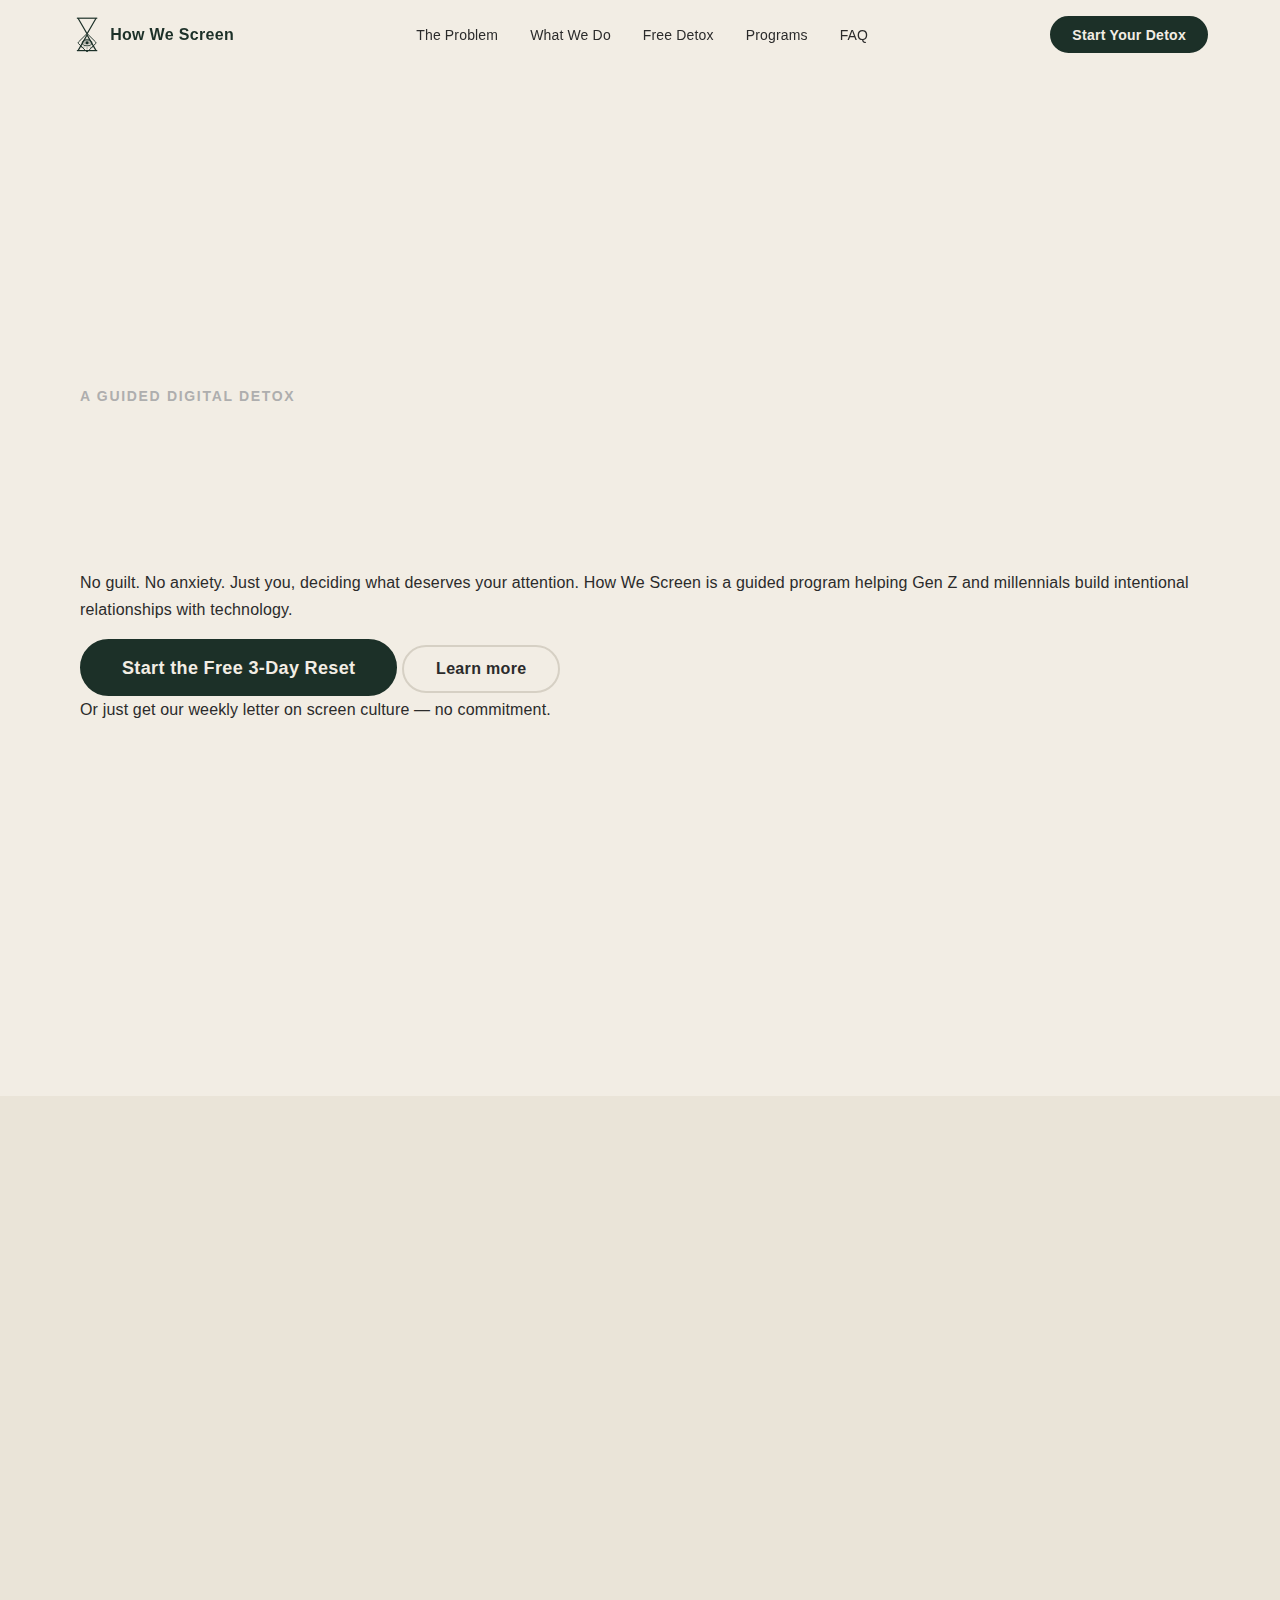
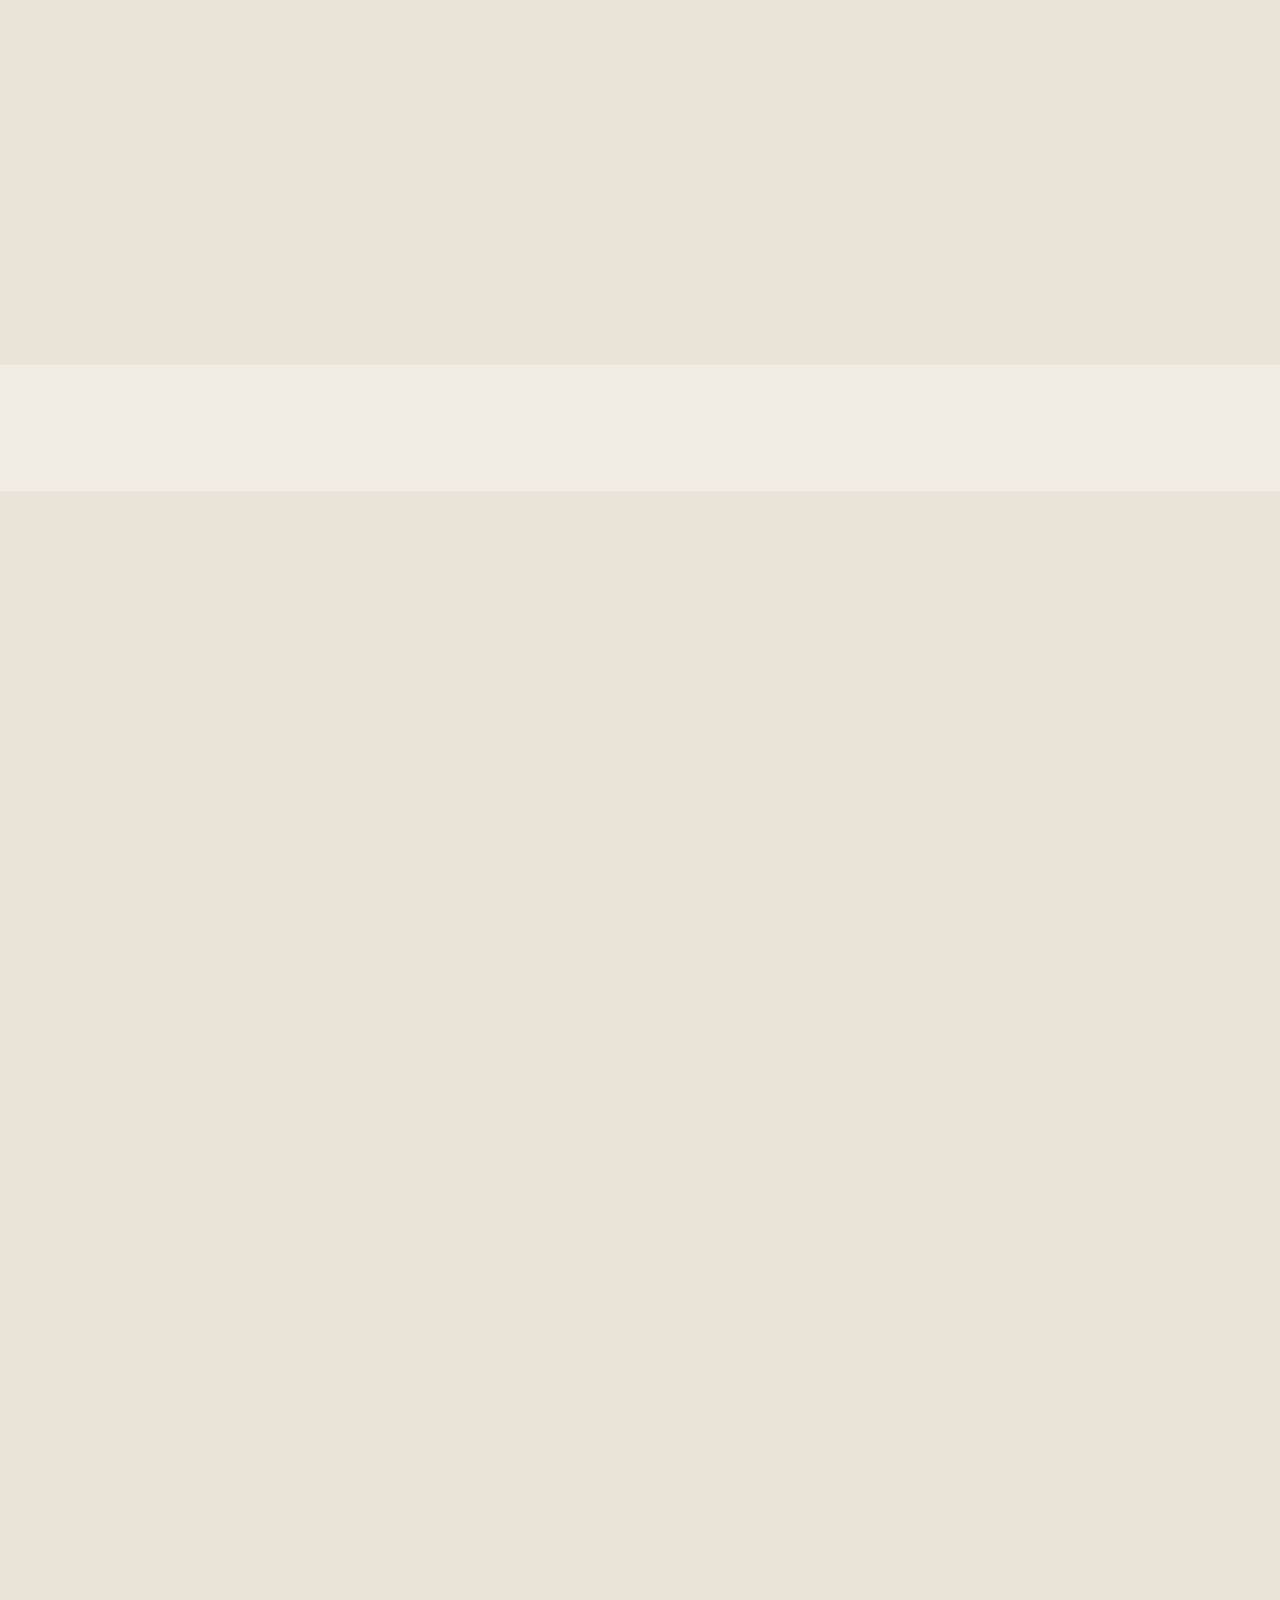
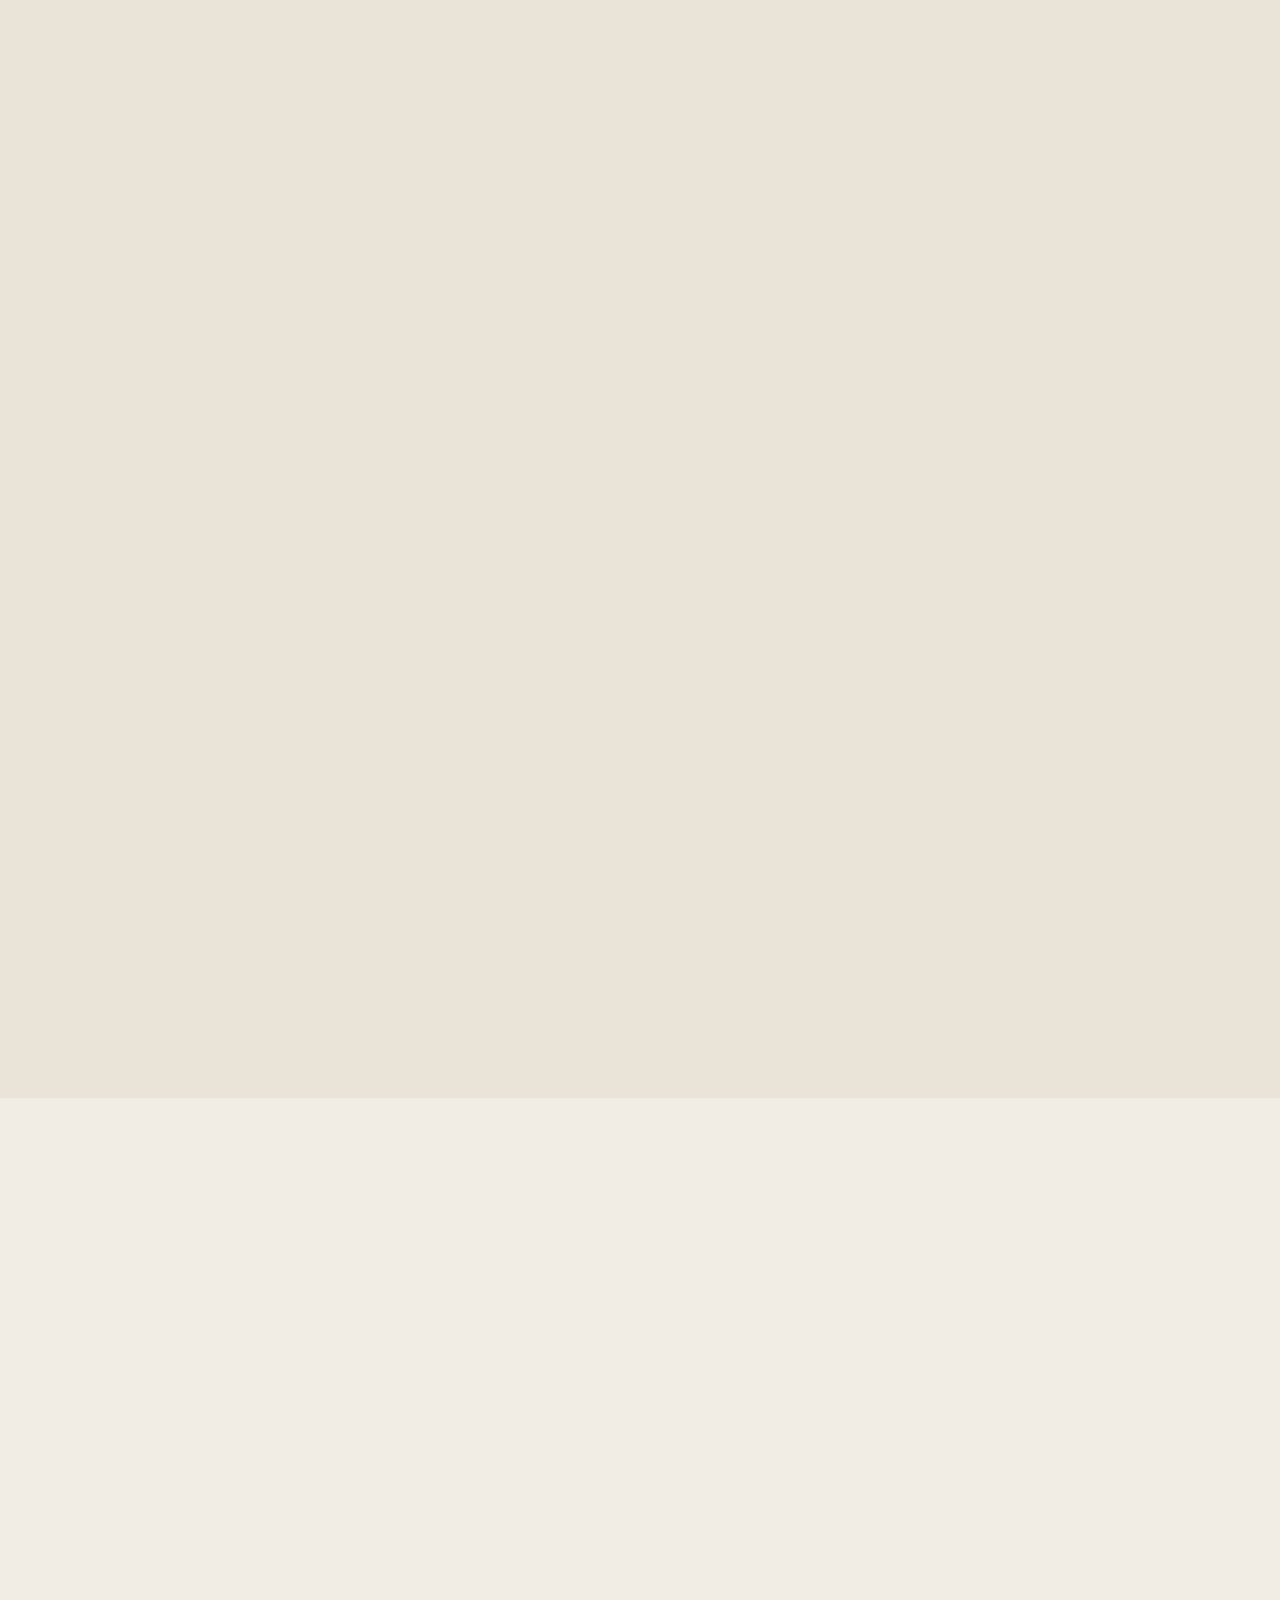
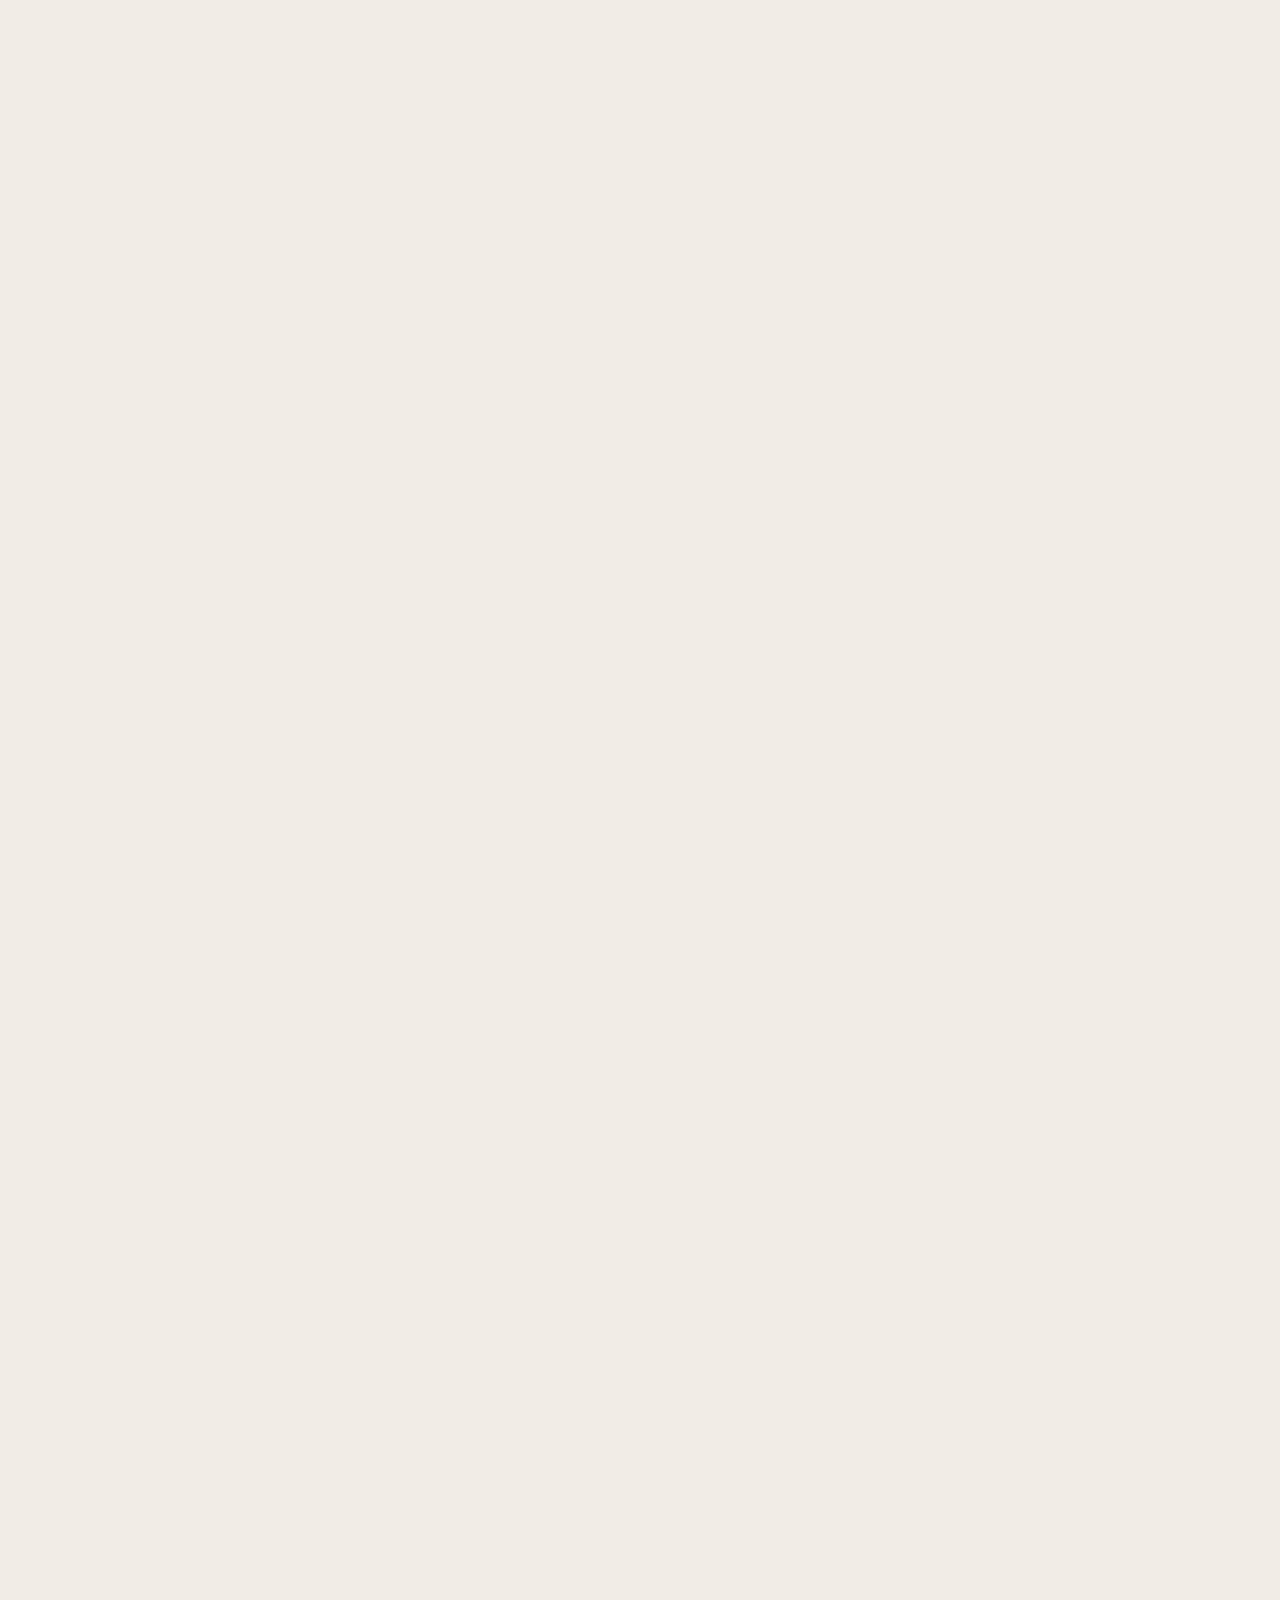
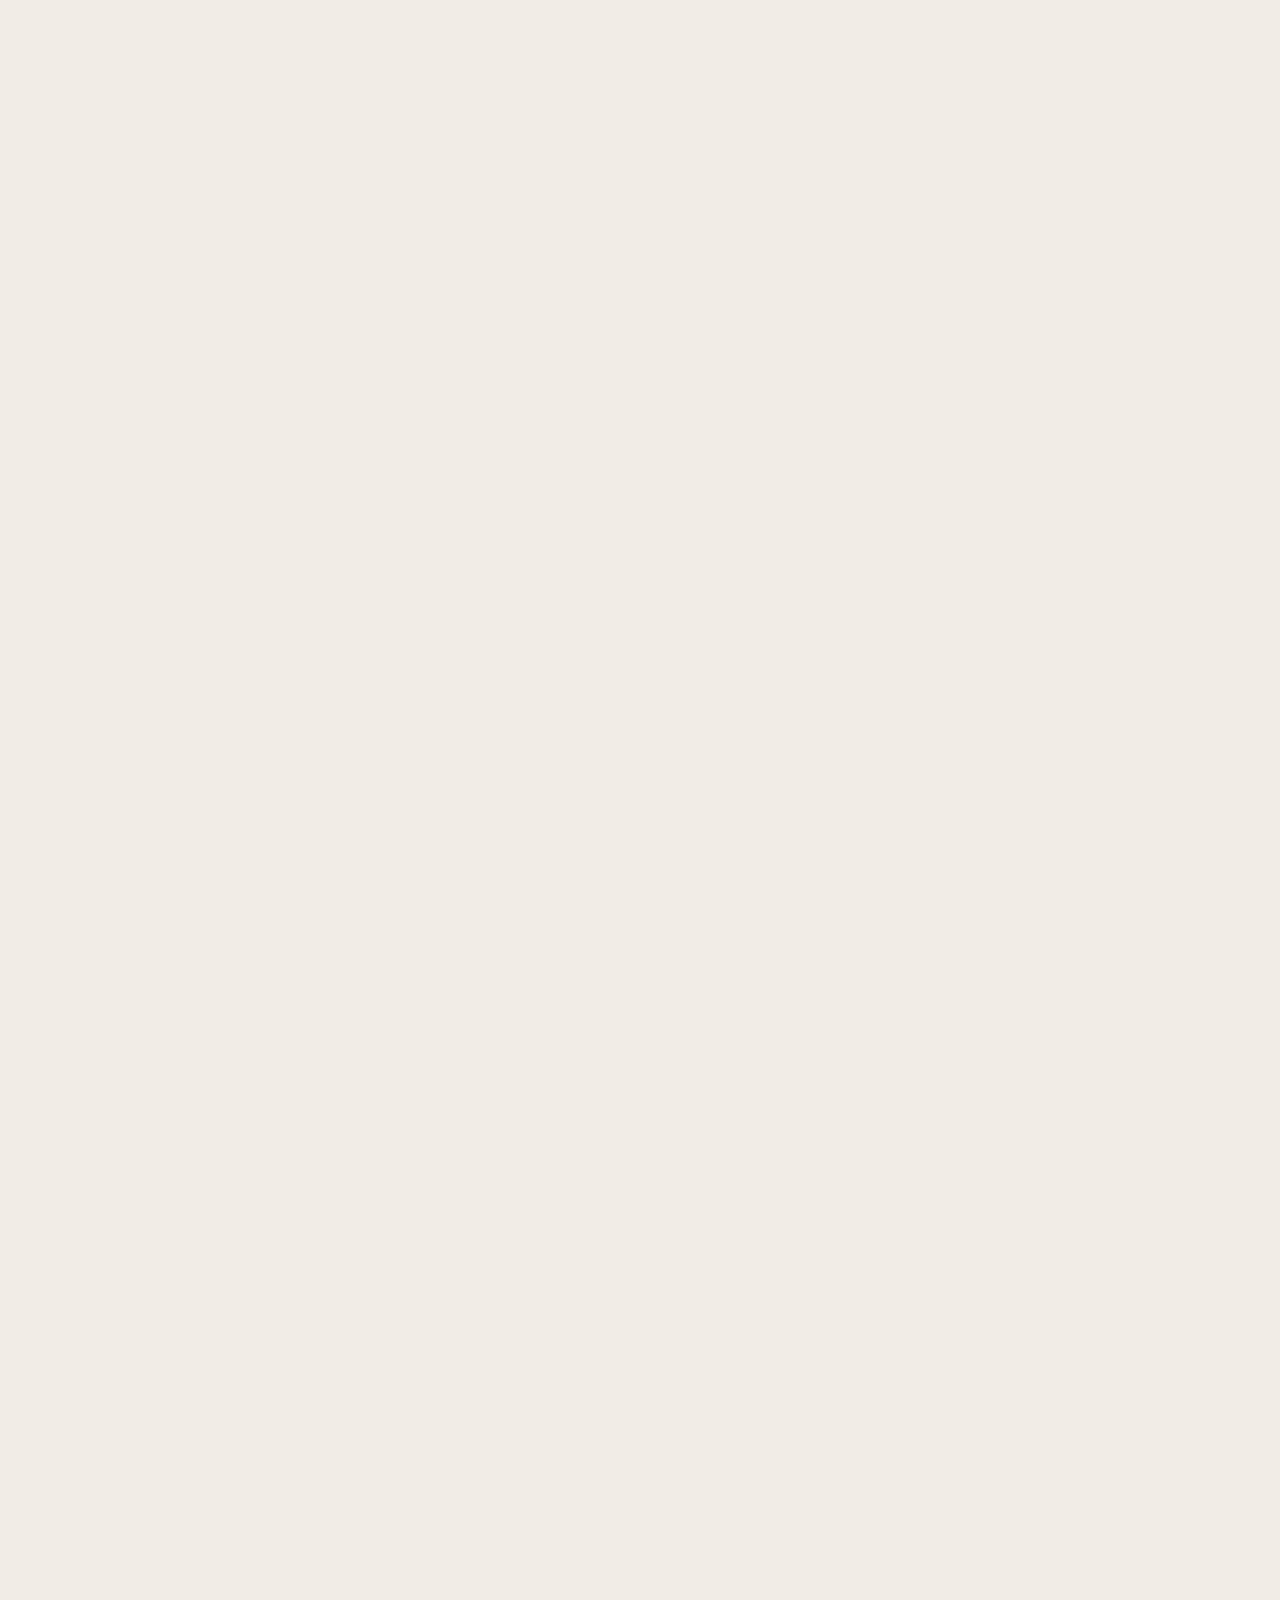
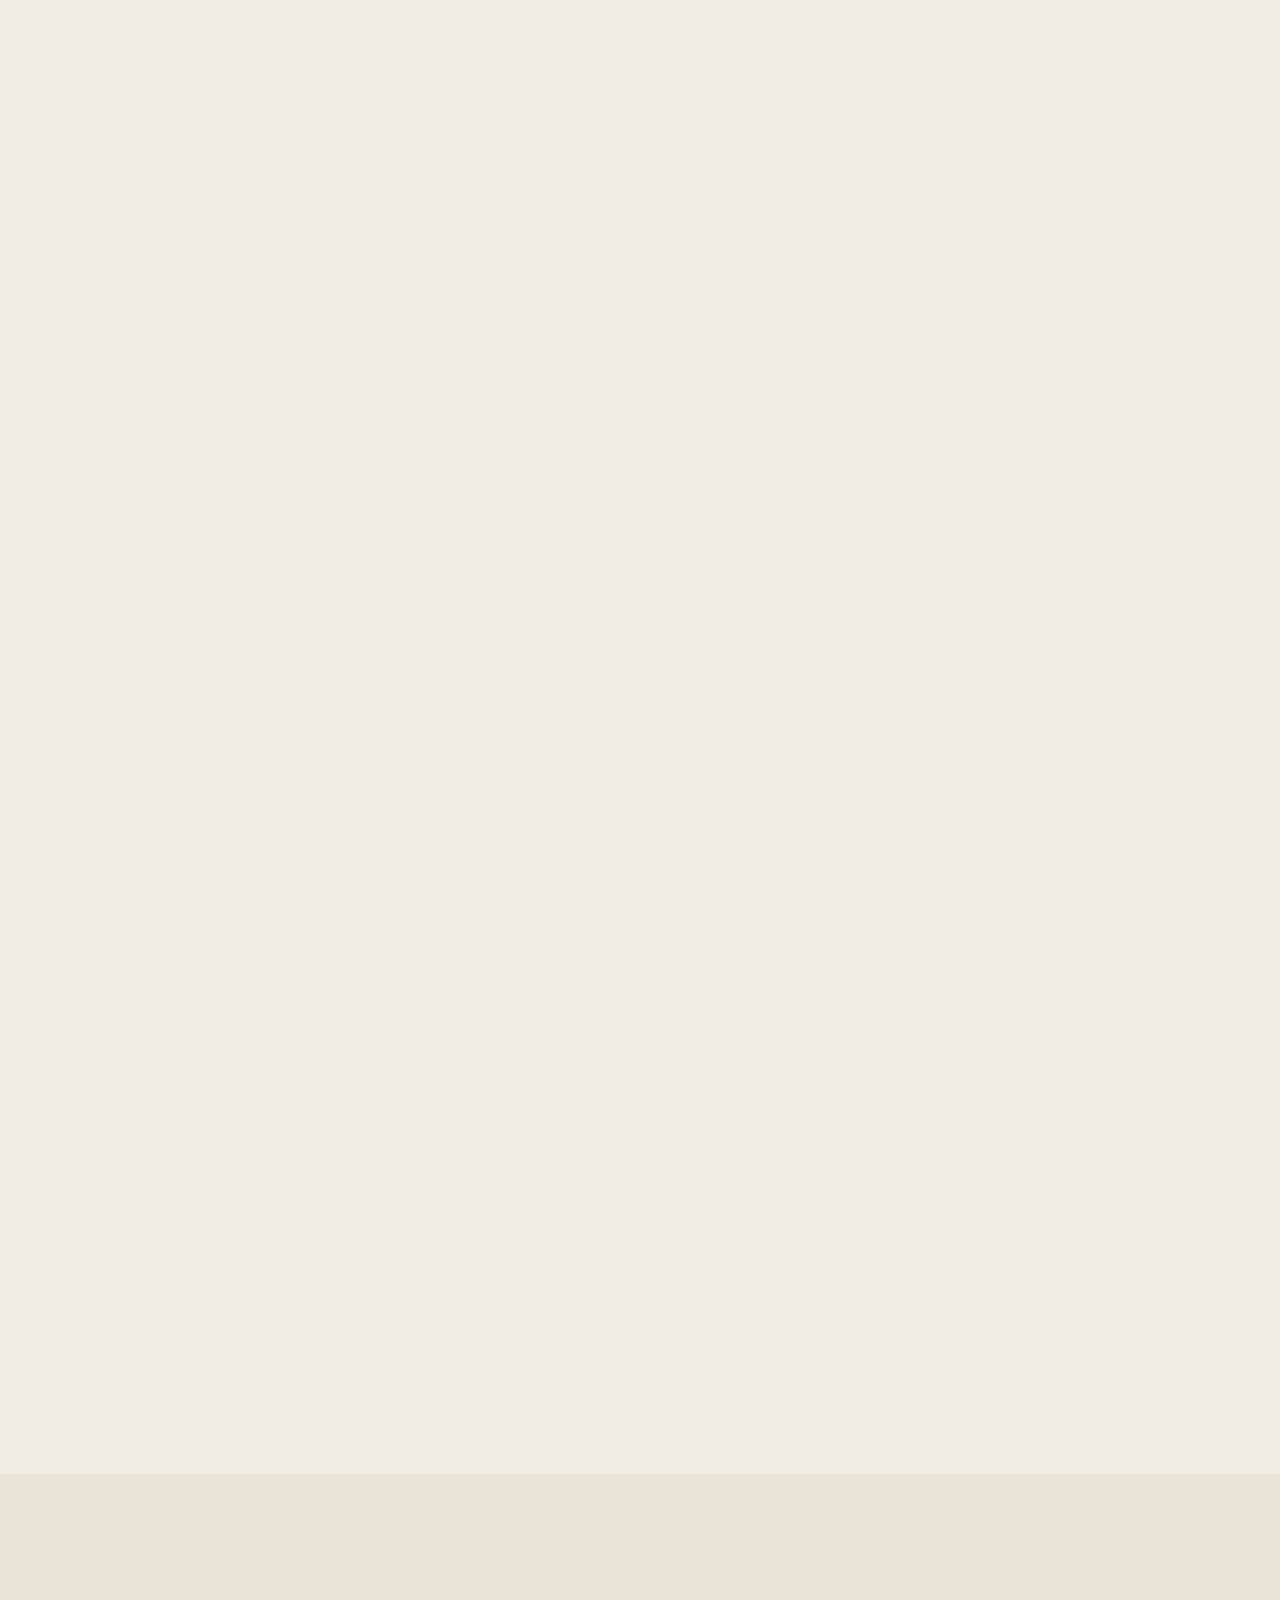
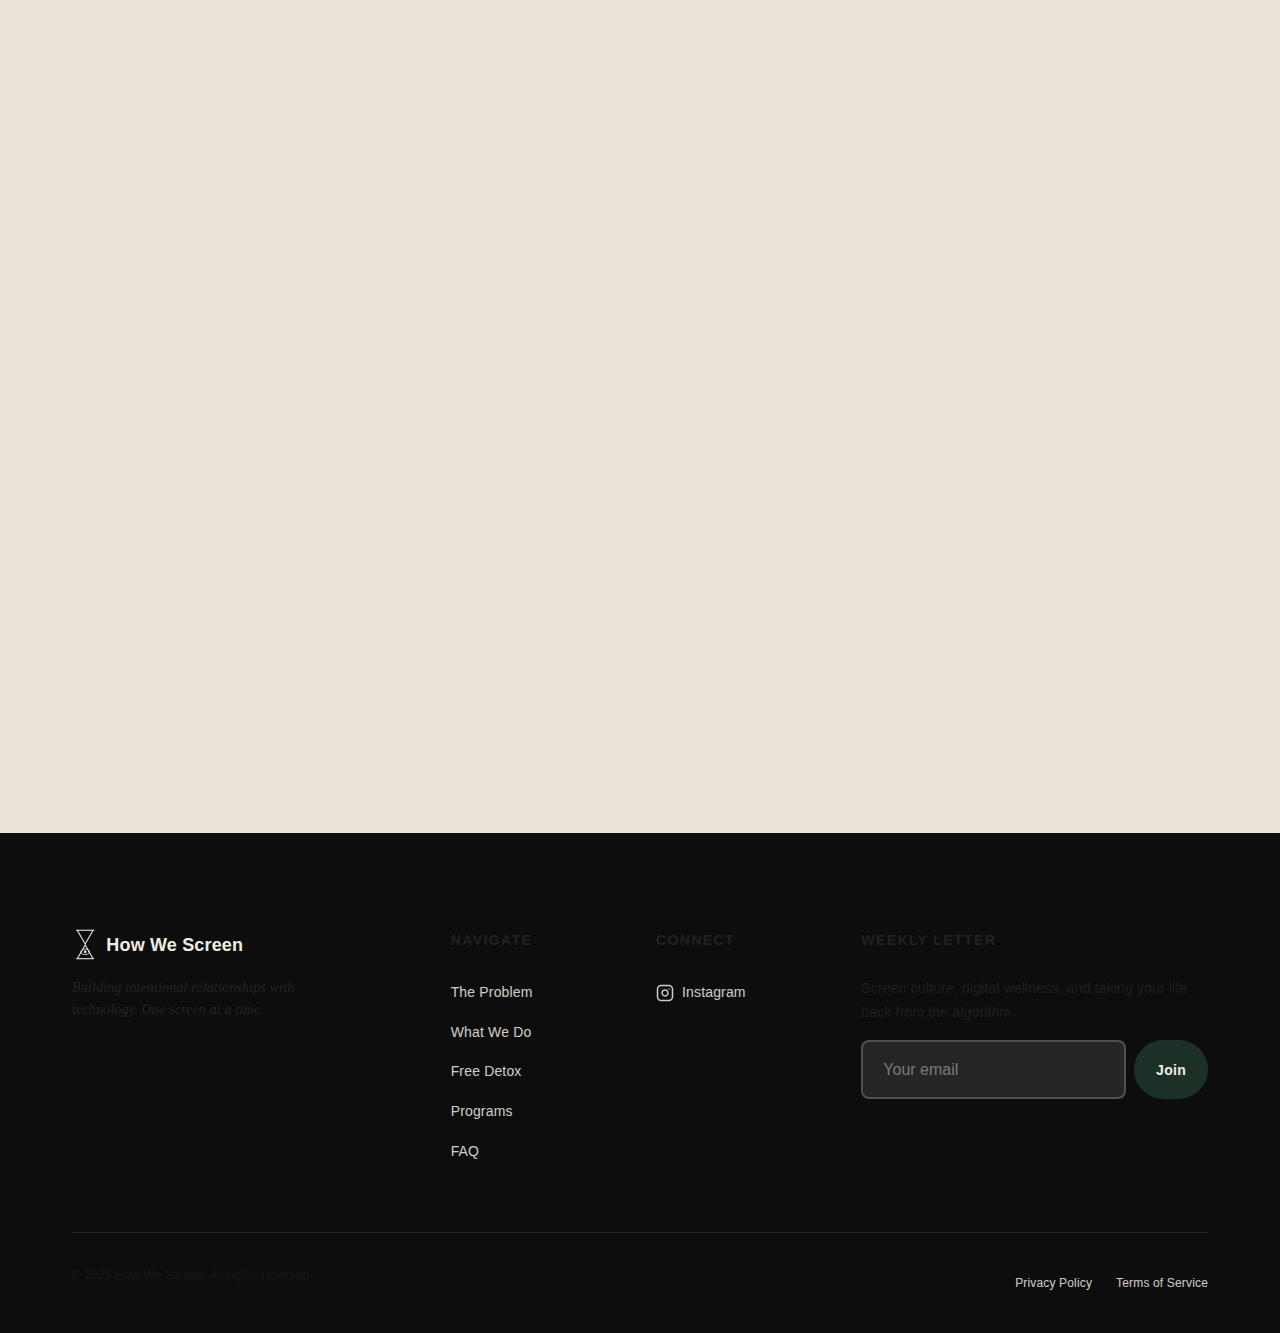
<file: index copy.html>
<!DOCTYPE html>
<html lang="en">
<head>
  <meta charset="UTF-8">
  <meta name="viewport" content="width=device-width, initial-scale=1.0">
  <title>How We Screen | Guided Digital Detox Programs for Gen Z & Millennials</title>
  <meta name="description" content="Build an intentional relationship with your screen. How We Screen offers guided digital detox programs, community, and content for people tired of doomscrolling.">

  <!-- Open Graph -->
  <meta property="og:title" content="How We Screen | Reclaim Your Attention">
  <meta property="og:description" content="Guided digital detox programs for people who are tired of feeling controlled by their screens.">
  <meta property="og:type" content="website">
  <meta property="og:site_name" content="How We Screen">

  <!-- Twitter Card -->
  <meta name="twitter:card" content="summary_large_image">
  <meta name="twitter:title" content="How We Screen | Reclaim Your Attention">
  <meta name="twitter:description" content="Guided digital detox programs for Gen Z & Millennials.">

  <!-- Favicon -->
  <link rel="icon" type="image/png" href="FVFavicon.png">

  <!-- Preconnect for ConvertKit -->
  <link rel="preconnect" href="https://app.kit.com">
  <script src="https://f.convertkit.com/ckjs/ck.5.js" async></script>

  <!-- CSS -->
  <link rel="stylesheet" href="css/reset.css">
  <link rel="stylesheet" href="css/variables.css">
  <link rel="stylesheet" href="css/base.css">
  <link rel="stylesheet" href="css/layout.css">
  <link rel="stylesheet" href="css/components.css">
  <link rel="stylesheet" href="css/sections.css">
  <link rel="stylesheet" href="css/animations.css">
  <link rel="stylesheet" href="css/utilities.css">
</head>
<body>

  <!-- Skip link -->
  <a href="#hero" class="skip-link">Skip to main content</a>

  <!-- ======================== NAVIGATION ======================== -->
  <header class="nav" id="nav" role="banner">
    <div class="container nav__inner">
      <a href="#" class="nav__logo" aria-label="How We Screen - Home" data-hws="img.navLogo">
        <!-- Hourglass-Eye Logo SVG -->
        <svg class="nav__logo-svg" viewBox="0 0 50 60" width="36" height="43" fill="none" stroke="currentColor" stroke-width="2" aria-hidden="true">
          <!-- Hourglass top -->
          <line x1="8" y1="2" x2="42" y2="2"/>
          <path d="M10 2 L25 28 L40 2" fill="none"/>
          <!-- Sand in bottom -->
          <path d="M20 38 Q25 34 30 38 L32 44 Q25 48 18 44 Z" fill="currentColor" stroke="none" opacity="0.3"/>
          <!-- Hourglass bottom -->
          <path d="M10 56 L25 30 L40 56" fill="none"/>
          <line x1="8" y1="56" x2="42" y2="56"/>
          <!-- Eye in diamond -->
          <rect x="14" y="32" width="22" height="22" rx="2" transform="rotate(45 25 43)" fill="none" stroke-width="1.5"/>
          <ellipse cx="25" cy="43" rx="8" ry="5" fill="none" stroke-width="1.5"/>
          <circle cx="25" cy="43" r="2.5" fill="currentColor" stroke="none"/>
          <!-- Eyelashes / rays at bottom -->
          <g stroke-width="1" opacity="0.6">
            <line x1="17" y1="48" x2="15" y2="52"/>
            <line x1="20" y1="49" x2="19" y2="53"/>
            <line x1="25" y1="50" x2="25" y2="54"/>
            <line x1="30" y1="49" x2="31" y2="53"/>
            <line x1="33" y1="48" x2="35" y2="52"/>
          </g>
        </svg>
        <span class="nav__logo-text" data-hws="nav.logoText">How We Screen</span>
      </a>

      <!-- Desktop navigation -->
      <nav class="nav__menu" role="navigation" aria-label="Main navigation">
        <ul class="nav__list">
          <li><a href="#problem" class="nav__link" data-hws="nav.link1Label">The Problem</a></li>
          <li><a href="#solution" class="nav__link" data-hws="nav.link2Label">What We Do</a></li>
          <li><a href="#detox" class="nav__link" data-hws="nav.link3Label">Free Detox</a></li>
          <li><a href="#pricing" class="nav__link" data-hws="nav.link4Label">Programs</a></li>
          <li><a href="#faq" class="nav__link" data-hws="nav.link5Label">FAQ</a></li>
        </ul>
      </nav>

      <div class="nav__actions">
        <a href="#detox" class="btn btn--primary btn--sm nav__cta" data-hws="nav.ctaText">Start Your Detox</a>
      </div>

      <!-- Hamburger button (mobile) -->
      <button class="nav__burger" id="nav-burger" aria-expanded="false" aria-controls="nav-mobile-menu" aria-label="Open navigation menu">
        <span></span><span></span><span></span>
      </button>
    </div>

    <!-- Mobile menu -->
    <div class="nav__menu--mobile" id="nav-mobile-menu" aria-hidden="true">
      <ul class="nav__list">
        <li><a href="#problem" class="nav__link">The Problem</a></li>
        <li><a href="#solution" class="nav__link">What We Do</a></li>
        <li><a href="#detox" class="nav__link">Free Detox</a></li>
        <li><a href="#pricing" class="nav__link">Programs</a></li>
        <li><a href="#faq" class="nav__link">FAQ</a></li>
      </ul>
      <a href="#detox" class="btn btn--primary">Start Your Detox</a>
    </div>
  </header>

  <main>
    <!-- ======================== HERO ======================== -->
    <section class="section section--hero" id="hero">
      <div class="hero__deco">
        <div class="hero__deco-shape hero__deco-shape--1"></div>
        <div class="hero__deco-shape hero__deco-shape--2"></div>
        <div class="hero__deco-shape hero__deco-shape--3"></div>
        <div class="hero__grain"></div>
      </div>

      <div class="container">
        <div class="hero__content">
          <p class="section-label reveal" data-hws="hero.label">A guided digital detox</p>
          <h1 class="hero__headline" id="hero-headline" data-hws="hero.headline">
            <span class="hero-word" style="animation-delay: 0.1s">What</span>
            <span class="hero-word" style="animation-delay: 0.2s">if</span>
            <span class="hero-word" style="animation-delay: 0.3s">you</span>
            <span class="hero-word" style="animation-delay: 0.4s">could</span>
            <span class="hero-word" style="animation-delay: 0.5s">look</span>
            <span class="hero-word" style="animation-delay: 0.6s">at</span>
            <span class="hero-word" style="animation-delay: 0.7s">your</span>
            <span class="hero-word" style="animation-delay: 0.8s">phone</span>
            <span class="hero-word" style="animation-delay: 0.9s">and</span>
            <span class="hero-word" style="animation-delay: 1.0s">feel</span>
            <span class="hero-word" style="animation-delay: 1.1s"><em>nothing?</em></span>
          </h1>
          <p class="hero__subtext reveal reveal-delay-5" data-hws="hero.subtext">
            No guilt. No anxiety. Just you, deciding what deserves your attention.
            How We Screen is a guided program helping Gen Z and millennials build intentional relationships with technology.
          </p>
          <div class="hero__cta-group reveal reveal-delay-6">
            <a href="#detox" class="btn btn--primary btn--lg" data-hws="hero.ctaPrimary">Start the Free 3-Day Reset</a>
            <a href="#problem" class="btn btn--ghost" data-hws="hero.ctaSecondary">Learn more</a>
          </div>
          <p class="hero__newsletter-note reveal reveal-delay-7" data-hws="hero.newsletterNote">
            Or just get our weekly letter on screen culture &mdash; no commitment.
          </p>
        </div>
      </div>
    </section>

    <!-- Transition -->
    <div class="section-transition" aria-hidden="true">
      <p class="reveal" data-hws="transition.1">You already know something is off. Let&rsquo;s name it.</p>
    </div>

    <!-- ======================== PROBLEM ======================== -->
    <section class="section section--problem" id="problem">
      <div class="container">
        <div class="text-center mb-2xl">
          <p class="section-label reveal" data-hws="problem.label">The Problem</p>
          <h2 class="section-heading reveal reveal-delay-1" data-hws="problem.heading">The Scroll Trap</h2>
        </div>

        <div class="problem__body">
          <p class="reveal" data-hws="problem.body1">
            It starts innocently. A quick check. A notification. And then thirty minutes vanish
            like they were never yours. You unlock your phone 150 times a day. You watch reels
            you don&rsquo;t even like. You know it&rsquo;s not making you feel good, and you do it anyway.
          </p>
          <p class="reveal reveal-delay-1" data-hws="problem.body2">
            This isn&rsquo;t a willpower failure. It&rsquo;s a design feature. Every app on your phone was built
            by a team of engineers whose success is measured by how long they keep you staring at glass.
          </p>
          <p class="reveal reveal-delay-2" data-hws="problem.body3">
            You&rsquo;re not the problem. But you might be ready for a different relationship with your screen.
          </p>
        </div>

        <div class="problem__stats">
          <div class="stat-card reveal reveal-delay-1">
            <div class="stat-card__number" data-count="4.5" data-hws="problem.stat1Number">4.5 hrs</div>
            <div class="stat-card__label" data-hws="problem.stat1Label">Average daily screen time for 18&ndash;29 year olds</div>
          </div>
          <div class="stat-card reveal reveal-delay-2">
            <div class="stat-card__number" data-count="150" data-hws="problem.stat2Number">150x</div>
            <div class="stat-card__label" data-hws="problem.stat2Label">Average daily phone unlocks</div>
          </div>
          <div class="stat-card reveal reveal-delay-3">
            <div class="stat-card__number" data-count="57" data-hws="problem.stat3Number">57%</div>
            <div class="stat-card__label" data-hws="problem.stat3Label">Of Gen Z say social media harms their mental health</div>
          </div>
        </div>
      </div>
    </section>

    <!-- Transition -->
    <div class="section-transition" aria-hidden="true">
      <p class="reveal" data-hws="transition.2">You&rsquo;re not alone in feeling this.</p>
    </div>

    <!-- ======================== VOICES ======================== -->
    <section class="section section--voices" id="voices">
      <div class="container">
        <div class="text-center mb-2xl">
          <p class="section-label reveal" data-hws="voices.label">Voices from the Internet</p>
          <h2 class="section-heading reveal reveal-delay-1" data-hws="voices.heading">The things we say when we think nobody&rsquo;s building a website about it</h2>
        </div>

        <div class="voices__grid">
          <blockquote class="card card--quote reveal reveal-delay-1">
            <div class="card__header">
              <div class="card__avatar" data-hws="voices.quote0.avatar">A</div>
              <span class="card__username" data-hws="voices.quote0.username">@internet_stranger</span>
            </div>
            <p class="card__body" data-hws="voices.quote0.body">I deleted Instagram for the third time this month. Reinstalled it an hour later.</p>
            <div class="card__footer"><span data-hws="voices.quote0.likes">&#9829; 2.4k</span></div>
          </blockquote>

          <blockquote class="card card--quote reveal reveal-delay-2">
            <div class="card__header">
              <div class="card__avatar" data-hws="voices.quote1.avatar">M</div>
              <span class="card__username" data-hws="voices.quote1.username">@scroll_survivor</span>
            </div>
            <p class="card__body" data-hws="voices.quote1.body">Does anyone else pick up their phone, forget why, then just open TikTok anyway?</p>
            <div class="card__footer"><span data-hws="voices.quote1.likes">&#9829; 18k</span></div>
          </blockquote>

          <blockquote class="card card--quote reveal reveal-delay-3">
            <div class="card__header">
              <div class="card__avatar" data-hws="voices.quote2.avatar">J</div>
              <span class="card__username" data-hws="voices.quote2.username">@recovering_scroller</span>
            </div>
            <p class="card__body" data-hws="voices.quote2.body">I spent my entire vacation taking photos of things I never actually looked at.</p>
            <div class="card__footer"><span data-hws="voices.quote2.likes">&#9829; 5.1k</span></div>
          </blockquote>

          <blockquote class="card card--quote reveal reveal-delay-4">
            <div class="card__header">
              <div class="card__avatar" data-hws="voices.quote3.avatar">K</div>
              <span class="card__username" data-hws="voices.quote3.username">@screen_time_criminal</span>
            </div>
            <p class="card__body" data-hws="voices.quote3.body">My screen time report feels like a criminal record I can&rsquo;t expunge.</p>
            <div class="card__footer"><span data-hws="voices.quote3.likes">&#9829; 9.3k</span></div>
          </blockquote>

          <blockquote class="card card--quote reveal reveal-delay-5">
            <div class="card__header">
              <div class="card__avatar" data-hws="voices.quote4.avatar">T</div>
              <span class="card__username" data-hws="voices.quote4.username">@couch_philosopher</span>
            </div>
            <p class="card__body" data-hws="voices.quote4.body">I watch reels of people living outside while I sit on my couch.</p>
            <div class="card__footer"><span data-hws="voices.quote4.likes">&#9829; 12k</span></div>
          </blockquote>

          <blockquote class="card card--quote reveal reveal-delay-6">
            <div class="card__header">
              <div class="card__avatar" data-hws="voices.quote5.avatar">R</div>
              <span class="card__username" data-hws="voices.quote5.username">@lunch_stalker</span>
            </div>
            <p class="card__body" data-hws="voices.quote5.body">I hate that I know what every person I went to high school with had for lunch.</p>
            <div class="card__footer"><span data-hws="voices.quote5.likes">&#9829; 7.8k</span></div>
          </blockquote>

          <blockquote class="card card--quote reveal reveal-delay-7">
            <div class="card__header">
              <div class="card__avatar" data-hws="voices.quote6.avatar">S</div>
              <span class="card__username" data-hws="voices.quote6.username">@therapy_update</span>
            </div>
            <p class="card__body" data-hws="voices.quote6.body">My therapist asked me what I do for fun and I said &ldquo;scroll.&rdquo; We both went quiet.</p>
            <div class="card__footer"><span data-hws="voices.quote6.likes">&#9829; 34k</span></div>
          </blockquote>

          <blockquote class="card card--quote reveal reveal-delay-8">
            <div class="card__header">
              <div class="card__avatar" data-hws="voices.quote7.avatar">D</div>
              <span class="card__username" data-hws="voices.quote7.username">@timer_denier</span>
            </div>
            <p class="card__body" data-hws="voices.quote7.body">I set a 15-minute timer for TikTok. That was two hours ago.</p>
            <div class="card__footer"><span data-hws="voices.quote7.likes">&#9829; 21k</span></div>
          </blockquote>

          <blockquote class="card card--quote reveal reveal-delay-9">
            <div class="card__header">
              <div class="card__avatar" data-hws="voices.quote8.avatar">L</div>
              <span class="card__username" data-hws="voices.quote8.username">@algorithm_knows</span>
            </div>
            <p class="card__body" data-hws="voices.quote8.body">The algorithm knows me better than my best friend and that&rsquo;s genuinely terrifying.</p>
            <div class="card__footer"><span data-hws="voices.quote8.likes">&#9829; 15k</span></div>
          </blockquote>

          <blockquote class="card card--quote reveal reveal-delay-10">
            <div class="card__header">
              <div class="card__avatar" data-hws="voices.quote9.avatar">P</div>
              <span class="card__username" data-hws="voices.quote9.username">@boredom_seeker</span>
            </div>
            <p class="card__body" data-hws="voices.quote9.body">I miss being bored. Just regular, stare-at-the-ceiling bored.</p>
            <div class="card__footer"><span data-hws="voices.quote9.likes">&#9829; 28k</span></div>
          </blockquote>
        </div>
      </div>
    </section>

    <!-- Transition -->
    <div class="section-transition" aria-hidden="true">
      <p class="reveal" data-hws="transition.3">So what do we do about it?</p>
    </div>

    <!-- ======================== SOLUTION ======================== -->
    <section class="section section--solution" id="solution">
      <div class="container">
        <div class="solution__intro">
          <p class="section-label reveal" data-hws="solution.label">What We Do</p>
          <h2 class="section-heading reveal reveal-delay-1" data-hws="solution.heading">Not another digital detox app.</h2>
          <p class="section-subtext reveal reveal-delay-2" data-hws="solution.subtext">
            We&rsquo;re a community, a content studio, and a set of guided programs. Think of us as
            your intentional-screen-time friend who doesn&rsquo;t judge you for still loving memes.
          </p>
        </div>

        <div class="solution__grid">
          <div class="card card--feature reveal reveal-delay-1">
            <div class="card__icon">
              <div class="icon-hourglass" aria-hidden="true"></div>
            </div>
            <h3 class="card__title" data-hws="solution.card0.title">Guided Detox Programs</h3>
            <p class="card__text" data-hws="solution.card0.text">
              Structured multi-day programs that actually work because they don&rsquo;t ask you to
              throw your phone in a lake. Start with our free 3-day reset.
            </p>
          </div>

          <div class="card card--feature reveal reveal-delay-2">
            <div class="card__icon">
              <div class="icon-community" aria-hidden="true"></div>
            </div>
            <h3 class="card__title" data-hws="solution.card1.title">The Community</h3>
            <p class="card__text" data-hws="solution.card1.text">
              A private space for people who want to talk honestly about their relationship with
              technology. No toxic positivity. No shame. Just real conversations.
            </p>
          </div>

          <div class="card card--feature reveal reveal-delay-3">
            <div class="card__icon">
              <div class="icon-content" aria-hidden="true"></div>
            </div>
            <h3 class="card__title" data-hws="solution.card2.title">Weekly Content</h3>
            <p class="card__text" data-hws="solution.card2.text">
              A newsletter, essays, and curated links about screen culture, digital wellness
              (without the cringe), and how to reclaim your attention.
            </p>
          </div>
        </div>
      </div>
    </section>

    <!-- Transition -->
    <div class="section-transition" aria-hidden="true">
      <p class="reveal" data-hws="transition.4">Start here. It&rsquo;s free.</p>
    </div>

    <!-- ======================== DETOX SIGNUP ======================== -->
    <section class="section section--detox" id="detox">
      <div class="container">
        <div class="text-center mb-2xl">
          <p class="section-label reveal" data-hws="detox.label">Free Program</p>
          <h2 class="section-heading reveal reveal-delay-1" data-hws="detox.heading">The 3-Day Reset</h2>
          <p class="section-subtext reveal reveal-delay-2" style="margin: 0 auto;" data-hws="detox.subtext">
            A free, guided micro-detox delivered to your inbox. No app required.
            No cold turkey. Just three days of small, intentional shifts.
          </p>
        </div>

        <div class="detox__layout">
          <!-- Day previews -->
          <div class="detox__days">
            <div class="day-card reveal reveal-delay-1">
              <div class="day-card__number">1</div>
              <div>
                <h3 class="day-card__title" data-hws="detox.day1Title">Notice</h3>
                <p class="day-card__text" data-hws="detox.day1Text">Become aware of your patterns without changing them. Track your impulses. No judgment.</p>
              </div>
            </div>
            <div class="day-card reveal reveal-delay-2">
              <div class="day-card__number">2</div>
              <div>
                <h3 class="day-card__title" data-hws="detox.day2Title">Replace</h3>
                <p class="day-card__text" data-hws="detox.day2Text">For every scroll impulse, try one analog alternative. We give you a list. Some are weird.</p>
              </div>
            </div>
            <div class="day-card reveal reveal-delay-3">
              <div class="day-card__number">3</div>
              <div>
                <h3 class="day-card__title" data-hws="detox.day3Title">Decide</h3>
                <p class="day-card__text" data-hws="detox.day3Text">Choose what stays and what goes. Build your personal Screen Agreement.</p>
              </div>
            </div>
          </div>

          <!-- Signup form -->
          <div class="detox__form-card reveal reveal-delay-2">
            <h3 class="detox__form-title" data-hws="detox.formTitle">Get the free reset</h3>
            <p class="detox__form-subtitle" data-hws="detox.formSubtitle">Three emails. Three days. Zero spam.</p>

            <form
              action="https://app.kit.com/forms/9070045/subscriptions"
              method="post"
              class="detox-form"
              data-sv-form="9070045"
              data-uid="da07d62314"
              id="detox-form"
            >
              <div class="form-group">
                <label for="detox-name" class="visually-hidden">First name</label>
                <input
                  type="text"
                  id="detox-name"
                  name="fields[first_name]"
                  placeholder="What should we call you?"
                  class="input"
                  autocomplete="given-name"
                >
              </div>
              <div class="form-group">
                <label for="detox-email" class="visually-hidden">Email address</label>
                <input
                  type="email"
                  id="detox-email"
                  name="email_address"
                  placeholder="you@humanwithascreenname.com"
                  class="input"
                  required
                  autocomplete="email"
                >
              </div>
              <button type="submit" class="btn btn--primary btn--full btn--lg" data-hws="detox.formButton">
                Send Me The Reset
              </button>
              <p class="form-note" data-hws="detox.formNote">
                Free. No spam. Unsubscribe anytime. We respect your inbox the way we want you to respect your screen time.
              </p>
            </form>

            <!-- Success state (hidden by default) -->
            <div class="form-success" id="detox-form-success" hidden>
              <p style="font-size: var(--text-xl); margin-bottom: var(--space-sm);">&#10003;</p>
              <p data-hws="detox.formSuccessMsg">Welcome in. Check your inbox &mdash; Day 1 is on its way.</p>
            </div>

            <!-- Error state (hidden by default) -->
            <div class="form-error" id="detox-form-error" hidden>
              <p data-hws="detox.formErrorMsg">Hmm, that didn&rsquo;t work. Mind trying again?</p>
            </div>
          </div>
        </div>
      </div>
    </section>

    <!-- Transition -->
    <div class="section-transition" aria-hidden="true">
      <p class="reveal" data-hws="transition.5">Here&rsquo;s exactly what happens.</p>
    </div>

    <!-- ======================== HOW IT WORKS ======================== -->
    <section class="section section--steps" id="how-it-works">
      <div class="container">
        <div class="text-center mb-2xl">
          <p class="section-label reveal" data-hws="steps.label">How It Works</p>
          <h2 class="section-heading reveal reveal-delay-1" data-hws="steps.heading">Four steps. No app download.</h2>
        </div>

        <div class="steps">
          <div class="step reveal reveal-delay-1">
            <div class="step__number">1</div>
            <div class="step__content">
              <h3 class="step__title" data-hws="steps.step0.title">Sign up for free</h3>
              <p class="step__text" data-hws="steps.step0.text">Enter your email and get The 3-Day Reset delivered straight to your inbox. Takes 30 seconds.</p>
            </div>
          </div>
          <div class="step reveal reveal-delay-2">
            <div class="step__number">2</div>
            <div class="step__content">
              <h3 class="step__title" data-hws="steps.step1.title">Follow the daily guides</h3>
              <p class="step__text" data-hws="steps.step1.text">Each morning you get a short email with one focus for the day. Simple exercises, reflection prompts, and one challenge.</p>
            </div>
          </div>
          <div class="step reveal reveal-delay-3">
            <div class="step__number">3</div>
            <div class="step__content">
              <h3 class="step__title" data-hws="steps.step2.title">Notice what changes</h3>
              <p class="step__text" data-hws="steps.step2.text">Use our included reflection worksheet to track how your screen habits shift over three days. Most people are surprised.</p>
            </div>
          </div>
          <div class="step reveal reveal-delay-4">
            <div class="step__number">4</div>
            <div class="step__content">
              <h3 class="step__title" data-hws="steps.step3.title">Keep going with us</h3>
              <p class="step__text" data-hws="steps.step3.text">After your reset, join the How We Screen community to stay accountable. Or explore our deeper paid programs.</p>
            </div>
          </div>
        </div>
      </div>
    </section>

    <!-- Transition -->
    <div class="section-transition" aria-hidden="true">
      <p class="reveal" data-hws="transition.6">Ready to go deeper?</p>
    </div>

    <!-- ======================== PRICING ======================== -->
    <section class="section section--pricing" id="pricing">
      <div class="container">
        <div class="text-center mb-2xl">
          <p class="section-label reveal" data-hws="pricing.label">Programs</p>
          <h2 class="section-heading reveal reveal-delay-1" data-hws="pricing.heading">Choose your depth</h2>
          <p class="section-subtext reveal reveal-delay-2" style="margin: 0 auto;" data-hws="pricing.subtext">
            Every journey starts with the free reset. Go further when you&rsquo;re ready.
          </p>
        </div>

        <div class="pricing__grid">
          <!-- Tier 1: Free -->
          <div class="card card--pricing reveal reveal-delay-1">
            <h3 class="card__plan-name" data-hws="pricing.tier0.name">The Reset</h3>
            <div class="card__price" data-hws="pricing.tier0.price">Free</div>
            <p class="card__price-note" data-hws="pricing.tier0.priceNote">Always free</p>
            <div class="card__features" data-hws-features="pricing.tier0.features">
              <div class="card__feature-item">3-day guided email detox</div>
              <div class="card__feature-item">Daily reflection prompts</div>
              <div class="card__feature-item">Screen Agreement template</div>
              <div class="card__feature-item">Access to weekly newsletter</div>
            </div>
            <a href="#detox" class="btn btn--secondary btn--full" data-hws="pricing.tier0.ctaText">Start Free</a>
          </div>

          <!-- Tier 2: Popular -->
          <div class="card card--pricing card--featured reveal reveal-delay-2">
            <span class="card__badge" data-hws="pricing.tier1.badge">Most Popular</span>
            <h3 class="card__plan-name" data-hws="pricing.tier1.name">The Deep Dive</h3>
            <div class="card__price" data-hws="pricing.tier1.price">$29</div>
            <p class="card__price-note" data-hws="pricing.tier1.priceNote">One-time payment</p>
            <div class="card__features" data-hws-features="pricing.tier1.features">
              <div class="card__feature-item">14-day guided program</div>
              <div class="card__feature-item">Community access (private group)</div>
              <div class="card__feature-item">Weekly live check-ins</div>
              <div class="card__feature-item">Personalized screen audit</div>
              <div class="card__feature-item">Printable journal kit</div>
            </div>
            <a href="#detox" class="btn btn--primary btn--full" data-hws="pricing.tier1.ctaText">Join the Waitlist</a>
          </div>

          <!-- Tier 3: Premium -->
          <div class="card card--pricing reveal reveal-delay-3">
            <span class="card__badge" style="background: var(--color-accent-2);" data-hws="pricing.tier2.badge">Go Deep</span>
            <h3 class="card__plan-name" data-hws="pricing.tier2.name">The Full Reset</h3>
            <div class="card__price" data-hws="pricing.tier2.price">$79</div>
            <p class="card__price-note" data-hws="pricing.tier2.priceNote">One-time payment</p>
            <div class="card__features" data-hws-features="pricing.tier2.features">
              <div class="card__feature-item">30-day comprehensive program</div>
              <div class="card__feature-item">Everything in The Deep Dive</div>
              <div class="card__feature-item">1-on-1 accountability partner</div>
              <div class="card__feature-item">Monthly group coaching call</div>
              <div class="card__feature-item">Lifetime community access</div>
              <div class="card__feature-item">Early access to new content</div>
            </div>
            <a href="#detox" class="btn btn--secondary btn--full" data-hws="pricing.tier2.ctaText">Join the Waitlist</a>
          </div>
        </div>
      </div>
    </section>

    <!-- ======================== FAQ ======================== -->
    <section class="section section--faq" id="faq">
      <div class="container">
        <div class="text-center mb-2xl">
          <p class="section-label reveal" data-hws="faq.label">FAQ</p>
          <h2 class="section-heading reveal reveal-delay-1" data-hws="faq.heading">Questions you probably have</h2>
        </div>

        <div class="accordion" role="list">
          <div class="accordion__item reveal reveal-delay-1" role="listitem">
            <button class="accordion__trigger" aria-expanded="false" aria-controls="faq-1">
              <span data-hws="faq.item0.question">Is this just another &ldquo;put your phone in a drawer&rdquo; thing?</span>
              <span class="accordion__icon" aria-hidden="true">+</span>
            </button>
            <div class="accordion__content" id="faq-1">
              <div class="accordion__content-inner">
                <p data-hws="faq.item0.answer">No. We don&rsquo;t believe in willpower-based approaches or shame-driven detoxes. The 3-Day Reset teaches you to notice your patterns and make conscious choices. Your phone stays in your pocket.</p>
              </div>
            </div>
          </div>

          <div class="accordion__item reveal reveal-delay-2" role="listitem">
            <button class="accordion__trigger" aria-expanded="false" aria-controls="faq-2">
              <span data-hws="faq.item1.question">Do I have to delete social media?</span>
              <span class="accordion__icon" aria-hidden="true">+</span>
            </button>
            <div class="accordion__content" id="faq-2">
              <div class="accordion__content-inner">
                <p data-hws="faq.item1.answer">Absolutely not. We&rsquo;re not anti-social-media. We&rsquo;re pro-intentional-use. You might decide to take breaks, set boundaries, or change how you engage &mdash; but that&rsquo;s your call, not ours.</p>
              </div>
            </div>
          </div>

          <div class="accordion__item reveal reveal-delay-3" role="listitem">
            <button class="accordion__trigger" aria-expanded="false" aria-controls="faq-3">
              <span data-hws="faq.item2.question">Is this backed by research?</span>
              <span class="accordion__icon" aria-hidden="true">+</span>
            </button>
            <div class="accordion__content" id="faq-3">
              <div class="accordion__content-inner">
                <p data-hws="faq.item2.answer">Our programs are informed by behavioral psychology, digital wellness research, and the lived experiences of our community. We&rsquo;re not doctors, though, so this isn&rsquo;t medical advice.</p>
              </div>
            </div>
          </div>

          <div class="accordion__item reveal reveal-delay-4" role="listitem">
            <button class="accordion__trigger" aria-expanded="false" aria-controls="faq-4">
              <span data-hws="faq.item3.question">What happens after the 3 days?</span>
              <span class="accordion__icon" aria-hidden="true">+</span>
            </button>
            <div class="accordion__content" id="faq-4">
              <div class="accordion__content-inner">
                <p data-hws="faq.item3.answer">You&rsquo;ll have a personal Screen Agreement and a set of new habits to experiment with. From there, you can join our community, try a deeper program, or just take what you learned and go live your life.</p>
              </div>
            </div>
          </div>

          <div class="accordion__item reveal reveal-delay-5" role="listitem">
            <button class="accordion__trigger" aria-expanded="false" aria-controls="faq-5">
              <span data-hws="faq.item4.question">I&rsquo;m a content creator. Will this ruin my career?</span>
              <span class="accordion__icon" aria-hidden="true">+</span>
            </button>
            <div class="accordion__content" id="faq-5">
              <div class="accordion__content-inner">
                <p data-hws="faq.item4.answer">We designed our programs with creators in mind. It&rsquo;s not about posting less &mdash; it&rsquo;s about separating creation from consumption. Many creators find they produce better work with more intentional screen habits.</p>
              </div>
            </div>
          </div>

          <div class="accordion__item reveal reveal-delay-6" role="listitem">
            <button class="accordion__trigger" aria-expanded="false" aria-controls="faq-6">
              <span data-hws="faq.item5.question">Is the community another group chat I&rsquo;ll feel guilty about not reading?</span>
              <span class="accordion__icon" aria-hidden="true">+</span>
            </button>
            <div class="accordion__content" id="faq-6">
              <div class="accordion__content-inner">
                <p data-hws="faq.item5.answer">We actively designed against that. Our community has no pressure to participate daily. It&rsquo;s async-first, with weekly prompts and monthly live sessions. No 500-message-thread anxiety.</p>
              </div>
            </div>
          </div>

          <div class="accordion__item reveal reveal-delay-7" role="listitem">
            <button class="accordion__trigger" aria-expanded="false" aria-controls="faq-7">
              <span data-hws="faq.item6.question">How is this different from Screen Time / Digital Wellbeing on my phone?</span>
              <span class="accordion__icon" aria-hidden="true">+</span>
            </button>
            <div class="accordion__content" id="faq-7">
              <div class="accordion__content-inner">
                <p data-hws="faq.item6.answer">Those tools show you data. We help you understand what to do with it. A timer that you swipe away doesn&rsquo;t change your relationship with your phone. A guided program with community support does.</p>
              </div>
            </div>
          </div>
        </div>
      </div>
    </section>
  </main>

  <!-- ======================== FOOTER ======================== -->
  <footer class="footer" id="footer">
    <div class="container">
      <div class="footer__grid">
        <!-- Brand column -->
        <div class="footer__brand">
          <div class="footer__logo" data-hws="img.footerLogo">
            <svg viewBox="0 0 50 60" width="28" height="34" fill="none" stroke="currentColor" stroke-width="2" aria-hidden="true">
              <line x1="8" y1="2" x2="42" y2="2"/>
              <path d="M10 2 L25 28 L40 2" fill="none"/>
              <path d="M10 56 L25 30 L40 56" fill="none"/>
              <line x1="8" y1="56" x2="42" y2="56"/>
              <ellipse cx="25" cy="43" rx="8" ry="5" fill="none" stroke-width="1.5"/>
              <circle cx="25" cy="43" r="2.5" fill="currentColor" stroke="none"/>
            </svg>
            <span>How We Screen</span>
          </div>
          <p class="footer__tagline" data-hws="footer.tagline">Building intentional relationships with technology. One screen at a time.</p>
        </div>

        <!-- Links -->
        <div>
          <p class="footer__heading">Navigate</p>
          <div class="footer__links">
            <a href="#problem">The Problem</a>
            <a href="#solution">What We Do</a>
            <a href="#detox">Free Detox</a>
            <a href="#pricing">Programs</a>
            <a href="#faq">FAQ</a>
          </div>
        </div>

        <!-- Social -->
        <div>
          <p class="footer__heading">Connect</p>
          <div class="footer__links">
            <a href="https://instagram.com/" target="_blank" rel="noopener noreferrer" class="footer__social-link" data-hws="footer.instagramUrl">
              <svg width="18" height="18" viewBox="0 0 24 24" fill="none" stroke="currentColor" stroke-width="2" stroke-linecap="round" stroke-linejoin="round" aria-hidden="true">
                <rect x="2" y="2" width="20" height="20" rx="5" ry="5"/>
                <path d="M16 11.37A4 4 0 1 1 12.63 8 4 4 0 0 1 16 11.37z"/>
                <line x1="17.5" y1="6.5" x2="17.51" y2="6.5"/>
              </svg>
              Instagram
            </a>
          </div>
        </div>

        <!-- Newsletter -->
        <div class="footer__newsletter">
          <p class="footer__heading">Weekly Letter</p>
          <p style="font-size: var(--text-sm); opacity: 0.6; margin-bottom: var(--space-md);" data-hws="footer.newsletterDesc">Screen culture, digital wellness, and taking your life back from the algorithm.</p>
          <form
            action="https://app.kit.com/forms/9070045/subscriptions"
            method="post"
            class="newsletter-form inline-form"
            data-sv-form="9070045"
            data-uid="da07d62314"
            id="footer-form"
          >
            <label for="footer-email" class="visually-hidden">Email address</label>
            <input
              type="email"
              id="footer-email"
              name="email_address"
              placeholder="Your email"
              class="input"
              required
              autocomplete="email"
            >
            <button type="submit" class="btn btn--primary btn--sm">Join</button>
          </form>
          <div class="form-success" id="footer-form-success" hidden>
            <p style="font-size: var(--text-sm);">You&rsquo;re in. Welcome.</p>
          </div>
        </div>
      </div>

      <div class="footer__bottom">
        <p class="footer__copyright" data-hws="footer.copyright">&copy; 2026 How We Screen. All rights reserved.</p>
        <div class="footer__legal">
          <a href="#">Privacy Policy</a>
          <a href="#">Terms of Service</a>
        </div>
      </div>
    </div>
  </footer>

  <!-- JavaScript -->
  <script defer src="js/site-data.js"></script>
  <script defer src="js/site-renderer.js"></script>
  <script defer src="js/scroll-animations.js"></script>
  <script defer src="js/mobile-menu.js"></script>
  <script defer src="js/smooth-scroll.js"></script>
  <script defer src="js/form-handler.js"></script>
  <script defer src="js/faq-accordion.js"></script>
  <script defer src="js/main.js"></script>
  <script defer src="js/editor-init.js"></script>
</body>
</html>
</file>
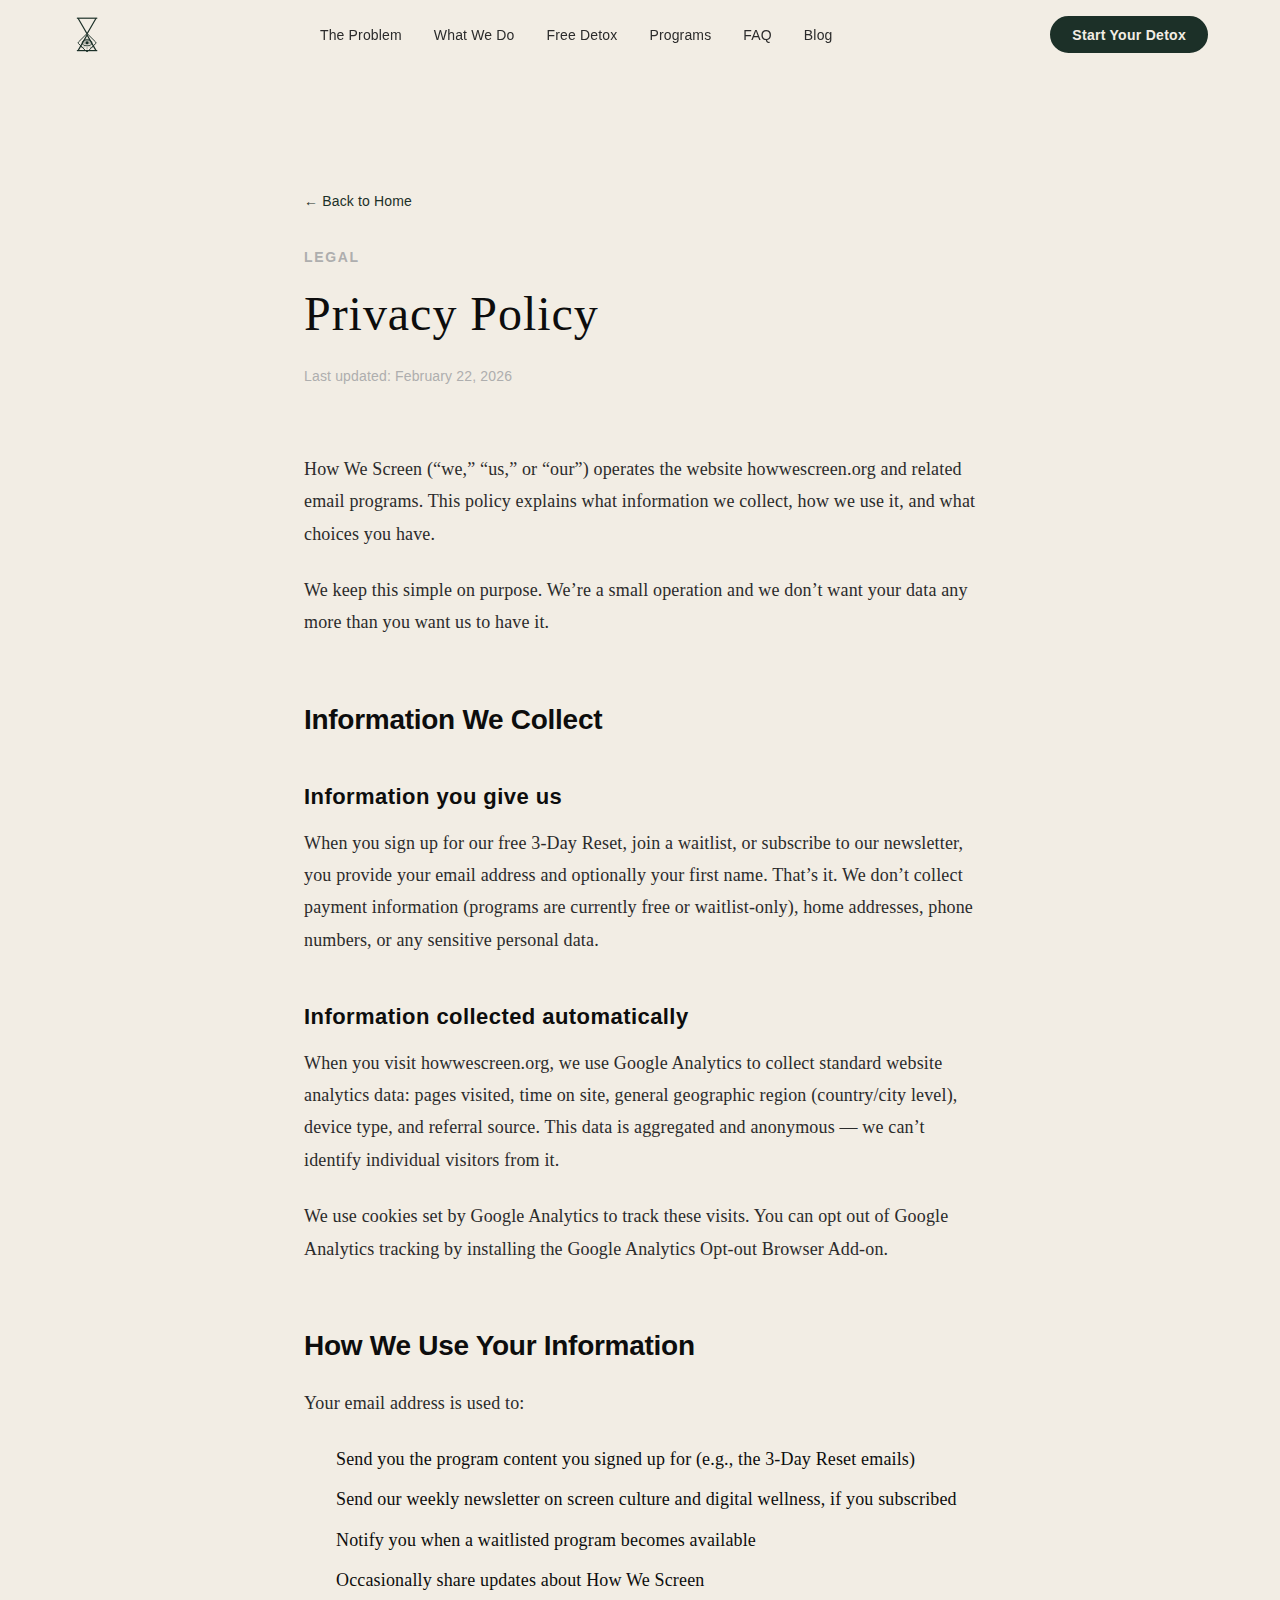
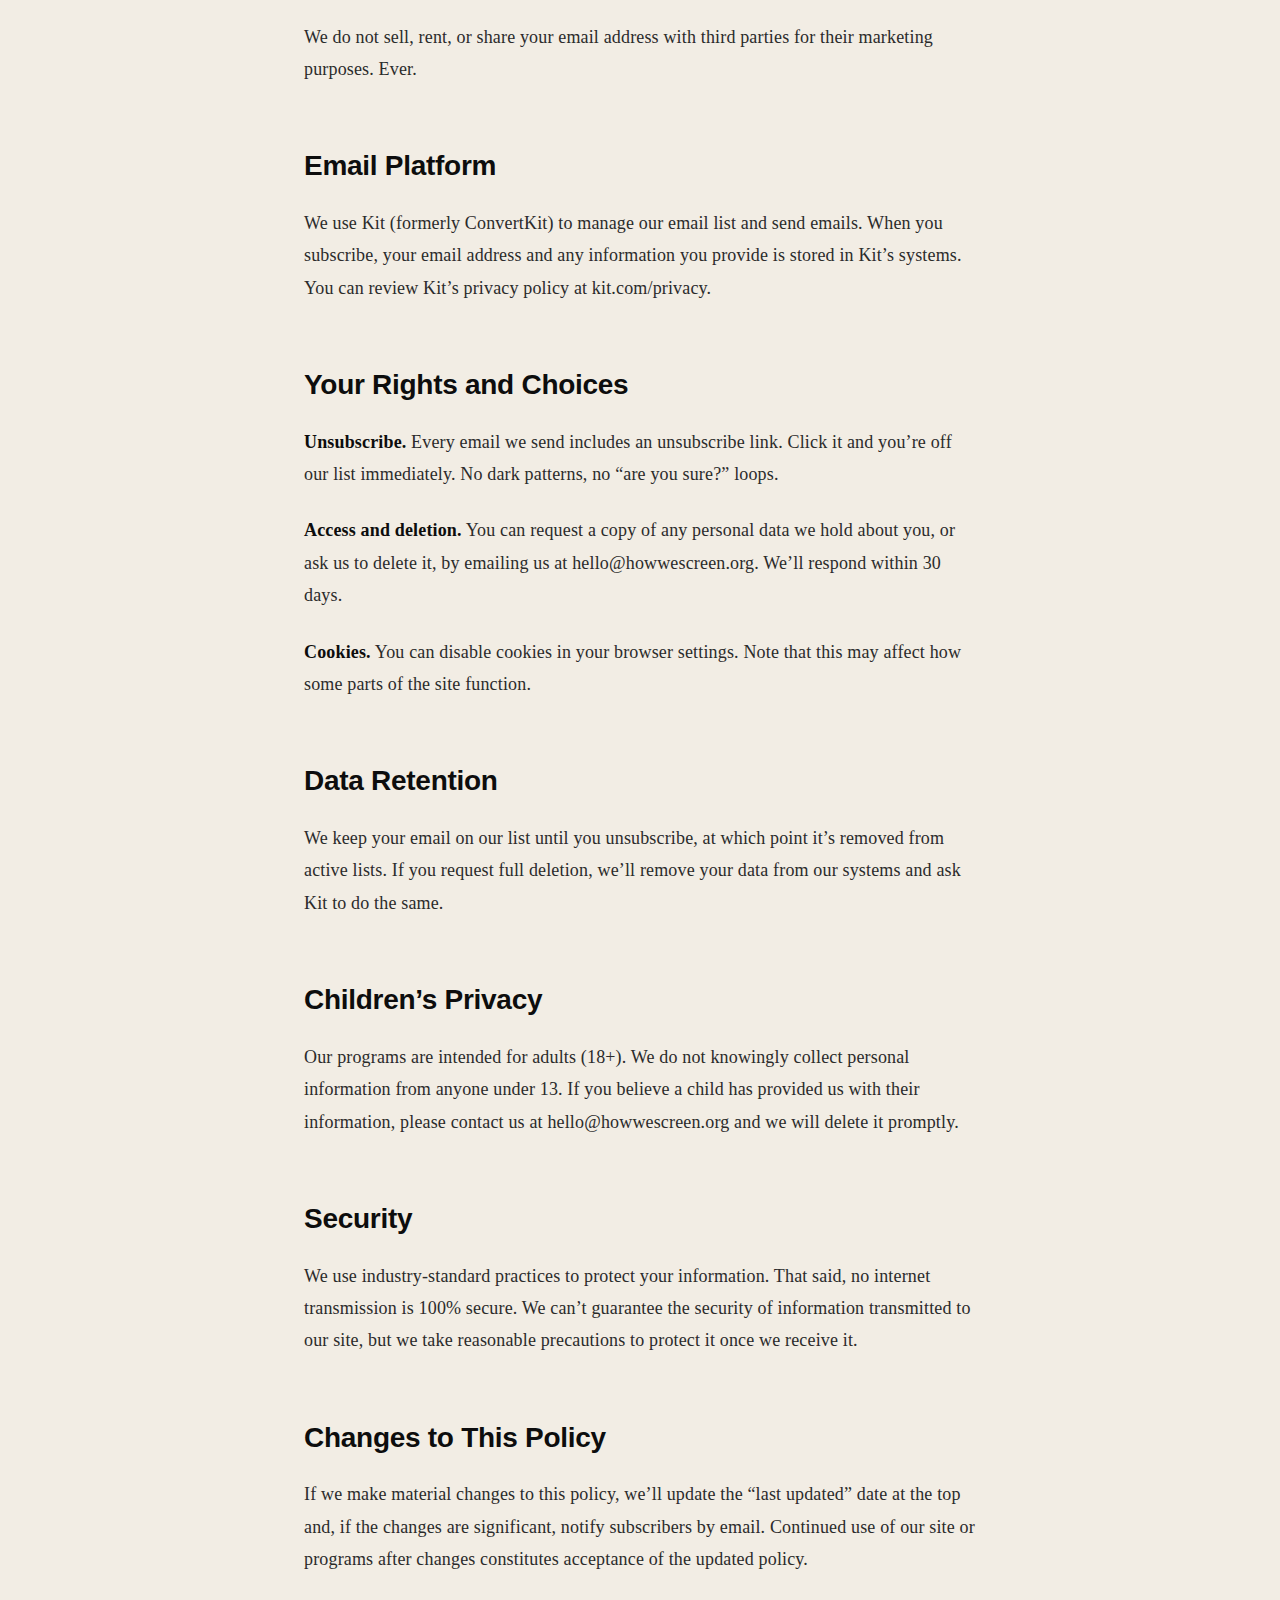
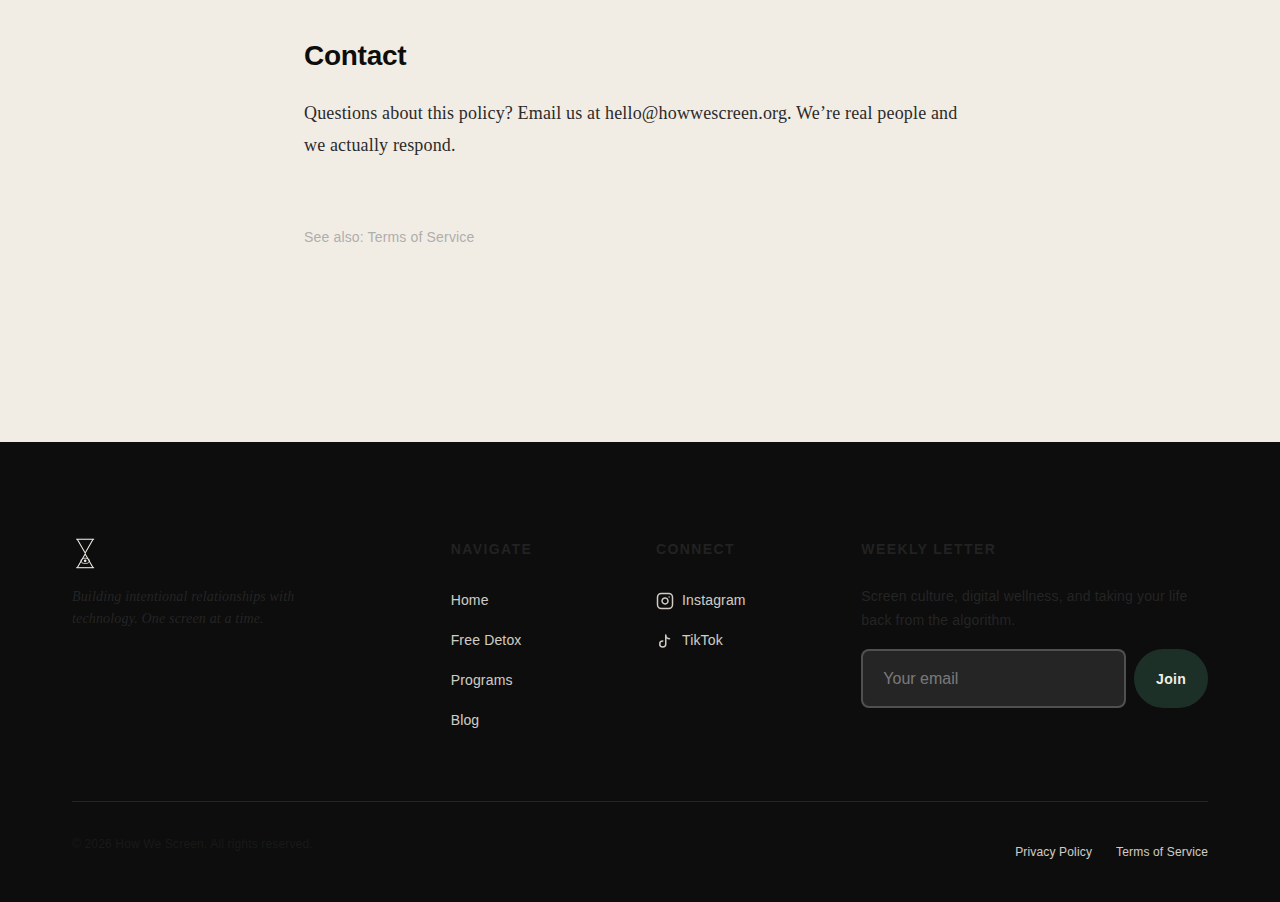
<file: privacy-policy.html>
<!DOCTYPE html>
<html lang="en">
<head>
  <!-- Google tag (gtag.js) -->
  <script async src="https://www.googletagmanager.com/gtag/js?id=G-R9B388K7XB"></script>
  <script>
    window.dataLayer = window.dataLayer || [];
    function gtag(){dataLayer.push(arguments);}
    gtag('js', new Date());
    gtag('config', 'G-R9B388K7XB');
  </script>
  <meta charset="UTF-8">
  <meta http-equiv="Content-Security-Policy"
        content="default-src 'self'; script-src 'self' https://f.convertkit.com https://www.googletagmanager.com https://www.google-analytics.com; style-src 'self' 'unsafe-inline'; img-src 'self' data: blob: https://www.googletagmanager.com https://www.google-analytics.com; form-action 'self' https://app.kit.com; connect-src 'self' https://app.kit.com https://www.google-analytics.com https://analytics.google.com https://www.googletagmanager.com;">
  <meta name="viewport" content="width=device-width, initial-scale=1.0">
  <title>Privacy Policy | How We Screen</title>
  <meta name="description" content="How We Screen's privacy policy — how we collect, use, and protect your personal information.">

  <!-- Canonical URL -->
  <link rel="canonical" href="https://howwescreen.org/privacy-policy.html">

  <!-- Open Graph -->
  <meta property="og:title" content="Privacy Policy | How We Screen">
  <meta property="og:description" content="How we collect, use, and protect your personal information.">
  <meta property="og:type" content="website">
  <meta property="og:site_name" content="How We Screen">
  <meta property="og:url" content="https://howwescreen.org/privacy-policy.html">

  <!-- Favicon -->
  <link rel="icon" type="image/png" href="FVFavicon.png">

  <!-- CSS -->
  <link rel="stylesheet" href="css/reset.css">
  <link rel="stylesheet" href="css/variables.css">
  <link rel="stylesheet" href="css/base.css">
  <link rel="stylesheet" href="css/layout.css">
  <link rel="stylesheet" href="css/components.css">
  <link rel="stylesheet" href="css/sections.css">
  <link rel="stylesheet" href="css/animations.css">
  <link rel="stylesheet" href="css/utilities.css">
</head>
<body>

  <!-- Skip link -->
  <a href="#content" class="skip-link">Skip to main content</a>

  <!-- ======================== NAVIGATION ======================== -->
  <header class="nav" id="nav" role="banner">
    <div class="container nav__inner">
      <a href="index.html" class="nav__logo" aria-label="How We Screen - Home">
        <svg class="nav__logo-svg" viewBox="0 0 50 60" width="36" height="43" fill="none" stroke="currentColor" stroke-width="2" aria-hidden="true">
          <line x1="8" y1="2" x2="42" y2="2"/>
          <path d="M10 2 L25 28 L40 2" fill="none"/>
          <path d="M20 38 Q25 34 30 38 L32 44 Q25 48 18 44 Z" fill="currentColor" stroke="none" opacity="0.3"/>
          <path d="M10 56 L25 30 L40 56" fill="none"/>
          <line x1="8" y1="56" x2="42" y2="56"/>
          <rect x="14" y="32" width="22" height="22" rx="2" transform="rotate(45 25 43)" fill="none" stroke-width="1.5"/>
          <ellipse cx="25" cy="43" rx="8" ry="5" fill="none" stroke-width="1.5"/>
          <circle cx="25" cy="43" r="2.5" fill="currentColor" stroke="none"/>
          <g stroke-width="1" opacity="0.6">
            <line x1="17" y1="48" x2="15" y2="52"/>
            <line x1="20" y1="49" x2="19" y2="53"/>
            <line x1="25" y1="50" x2="25" y2="54"/>
            <line x1="30" y1="49" x2="31" y2="53"/>
            <line x1="33" y1="48" x2="35" y2="52"/>
          </g>
        </svg>
      </a>

      <nav class="nav__menu" role="navigation" aria-label="Main navigation">
        <ul class="nav__list">
          <li><a href="index.html#problem" class="nav__link">The Problem</a></li>
          <li><a href="index.html#solution" class="nav__link">What We Do</a></li>
          <li><a href="index.html#detox" class="nav__link">Free Detox</a></li>
          <li><a href="index.html#pricing" class="nav__link">Programs</a></li>
          <li><a href="index.html#faq" class="nav__link">FAQ</a></li>
          <li><a href="blog.html" class="nav__link">Blog</a></li>
        </ul>
      </nav>

      <div class="nav__actions">
        <a href="index.html#detox" class="btn btn--primary btn--sm nav__cta">Start Your Detox</a>
      </div>

      <button class="nav__burger" id="nav-burger" aria-expanded="false" aria-controls="nav-mobile-menu" aria-label="Open navigation menu">
        <span></span><span></span><span></span>
      </button>
    </div>

    <div class="nav__menu--mobile" id="nav-mobile-menu" aria-hidden="true">
      <ul class="nav__list">
        <li><a href="index.html#problem" class="nav__link">The Problem</a></li>
        <li><a href="index.html#solution" class="nav__link">What We Do</a></li>
        <li><a href="index.html#detox" class="nav__link">Free Detox</a></li>
        <li><a href="index.html#pricing" class="nav__link">Programs</a></li>
        <li><a href="index.html#faq" class="nav__link">FAQ</a></li>
        <li><a href="blog.html" class="nav__link">Blog</a></li>
      </ul>
      <a href="index.html#detox" class="btn btn--primary">Start Your Detox</a>
    </div>
  </header>

  <main id="content">
    <section class="section section--article">
      <div class="container container--narrow">

        <header class="article-header">
          <a href="index.html" class="article-header__back">&larr; Back to Home</a>
          <p class="section-label">Legal</p>
          <h1 class="article-header__title">Privacy Policy</h1>
          <div class="article-meta">
            <time class="article-meta__date" datetime="2026-02-22">Last updated: February 22, 2026</time>
          </div>
        </header>

        <div class="article-content">

          <p>How We Screen (&ldquo;we,&rdquo; &ldquo;us,&rdquo; or &ldquo;our&rdquo;) operates the website howwescreen.org and related email programs. This policy explains what information we collect, how we use it, and what choices you have.</p>

          <p>We keep this simple on purpose. We&rsquo;re a small operation and we don&rsquo;t want your data any more than you want us to have it.</p>

          <h2>Information We Collect</h2>

          <h3>Information you give us</h3>
          <p>When you sign up for our free 3-Day Reset, join a waitlist, or subscribe to our newsletter, you provide your email address and optionally your first name. That&rsquo;s it. We don&rsquo;t collect payment information (programs are currently free or waitlist-only), home addresses, phone numbers, or any sensitive personal data.</p>

          <h3>Information collected automatically</h3>
          <p>When you visit howwescreen.org, we use Google Analytics to collect standard website analytics data: pages visited, time on site, general geographic region (country/city level), device type, and referral source. This data is aggregated and anonymous &mdash; we can&rsquo;t identify individual visitors from it.</p>

          <p>We use cookies set by Google Analytics to track these visits. You can opt out of Google Analytics tracking by installing the <a href="https://tools.google.com/dlpage/gaoptout" target="_blank" rel="noopener noreferrer">Google Analytics Opt-out Browser Add-on</a>.</p>

          <h2>How We Use Your Information</h2>

          <p>Your email address is used to:</p>
          <ul>
            <li>Send you the program content you signed up for (e.g., the 3-Day Reset emails)</li>
            <li>Send our weekly newsletter on screen culture and digital wellness, if you subscribed</li>
            <li>Notify you when a waitlisted program becomes available</li>
            <li>Occasionally share updates about How We Screen</li>
          </ul>

          <p>We do not sell, rent, or share your email address with third parties for their marketing purposes. Ever.</p>

          <h2>Email Platform</h2>

          <p>We use <a href="https://kit.com" target="_blank" rel="noopener noreferrer">Kit</a> (formerly ConvertKit) to manage our email list and send emails. When you subscribe, your email address and any information you provide is stored in Kit&rsquo;s systems. You can review Kit&rsquo;s privacy policy at <a href="https://kit.com/privacy" target="_blank" rel="noopener noreferrer">kit.com/privacy</a>.</p>

          <h2>Your Rights and Choices</h2>

          <p><strong>Unsubscribe.</strong> Every email we send includes an unsubscribe link. Click it and you&rsquo;re off our list immediately. No dark patterns, no &ldquo;are you sure?&rdquo; loops.</p>

          <p><strong>Access and deletion.</strong> You can request a copy of any personal data we hold about you, or ask us to delete it, by emailing us at <a href="mailto:hello@howwescreen.org">hello@howwescreen.org</a>. We&rsquo;ll respond within 30 days.</p>

          <p><strong>Cookies.</strong> You can disable cookies in your browser settings. Note that this may affect how some parts of the site function.</p>

          <h2>Data Retention</h2>

          <p>We keep your email on our list until you unsubscribe, at which point it&rsquo;s removed from active lists. If you request full deletion, we&rsquo;ll remove your data from our systems and ask Kit to do the same.</p>

          <h2>Children&rsquo;s Privacy</h2>

          <p>Our programs are intended for adults (18+). We do not knowingly collect personal information from anyone under 13. If you believe a child has provided us with their information, please contact us at <a href="mailto:hello@howwescreen.org">hello@howwescreen.org</a> and we will delete it promptly.</p>

          <h2>Security</h2>

          <p>We use industry-standard practices to protect your information. That said, no internet transmission is 100% secure. We can&rsquo;t guarantee the security of information transmitted to our site, but we take reasonable precautions to protect it once we receive it.</p>

          <h2>Changes to This Policy</h2>

          <p>If we make material changes to this policy, we&rsquo;ll update the &ldquo;last updated&rdquo; date at the top and, if the changes are significant, notify subscribers by email. Continued use of our site or programs after changes constitutes acceptance of the updated policy.</p>

          <h2>Contact</h2>

          <p>Questions about this policy? Email us at <a href="mailto:hello@howwescreen.org">hello@howwescreen.org</a>. We&rsquo;re real people and we actually respond.</p>

        </div>

        <div style="margin-bottom: var(--space-3xl);">
          <p style="font-size: var(--text-sm); color: var(--color-text-muted);">
            See also: <a href="terms-of-service.html">Terms of Service</a>
          </p>
        </div>

      </div>
    </section>
  </main>

  <!-- ======================== FOOTER ======================== -->
  <footer class="footer" id="footer">
    <div class="container">
      <div class="footer__grid">
        <div class="footer__brand">
          <div class="footer__logo">
            <svg viewBox="0 0 50 60" width="28" height="34" fill="none" stroke="currentColor" stroke-width="2" aria-hidden="true">
              <line x1="8" y1="2" x2="42" y2="2"/>
              <path d="M10 2 L25 28 L40 2" fill="none"/>
              <path d="M10 56 L25 30 L40 56" fill="none"/>
              <line x1="8" y1="56" x2="42" y2="56"/>
              <ellipse cx="25" cy="43" rx="8" ry="5" fill="none" stroke-width="1.5"/>
              <circle cx="25" cy="43" r="2.5" fill="currentColor" stroke="none"/>
            </svg>
          </div>
          <p class="footer__tagline">Building intentional relationships with technology. One screen at a time.</p>
        </div>

        <div>
          <p class="footer__heading">Navigate</p>
          <div class="footer__links">
            <a href="index.html">Home</a>
            <a href="index.html#detox">Free Detox</a>
            <a href="index.html#pricing">Programs</a>
            <a href="blog.html">Blog</a>
          </div>
        </div>

        <div>
          <p class="footer__heading">Connect</p>
          <div class="footer__links">
            <a href="https://www.instagram.com/howwescreen" target="_blank" rel="noopener noreferrer" class="footer__social-link">
              <svg width="18" height="18" viewBox="0 0 24 24" fill="none" stroke="currentColor" stroke-width="2" stroke-linecap="round" stroke-linejoin="round" aria-hidden="true">
                <rect x="2" y="2" width="20" height="20" rx="5" ry="5"/>
                <path d="M16 11.37A4 4 0 1 1 12.63 8 4 4 0 0 1 16 11.37z"/>
                <line x1="17.5" y1="6.5" x2="17.51" y2="6.5"/>
              </svg>
              Instagram
            </a>
            <a href="https://www.tiktok.com/@howwescreen" target="_blank" rel="noopener noreferrer" class="footer__social-link">
              <svg width="18" height="18" viewBox="0 0 24 24" fill="none" stroke="currentColor" stroke-width="2" stroke-linecap="round" stroke-linejoin="round" aria-hidden="true">
                <path d="M9 12a4 4 0 1 0 4 4V4a5 5 0 0 0 5 5"/>
              </svg>
              TikTok
            </a>
          </div>
        </div>

        <div class="footer__newsletter">
          <p class="footer__heading">Weekly Letter</p>
          <p style="font-size: var(--text-sm); opacity: 0.8; margin-bottom: var(--space-md);">Screen culture, digital wellness, and taking your life back from the algorithm.</p>
          <form action="https://app.kit.com/forms/9073578/subscriptions" method="post" class="newsletter-form inline-form" data-sv-form="9073578" data-uid="f0bed3858c" id="footer-form">
            <label for="footer-email" class="visually-hidden">Email address</label>
            <input type="email" id="footer-email" name="email_address" placeholder="Your email" class="input" required autocomplete="email">
            <button type="submit" class="btn btn--primary btn--sm">Join</button>
          </form>
          <div class="form-success" id="footer-form-success" hidden>
            <p style="font-size: var(--text-sm);">Almost there! Check your inbox to confirm your subscription.</p>
          </div>
        </div>
      </div>

      <div class="footer__bottom">
        <p class="footer__copyright">&copy; 2026 How We Screen. All rights reserved.</p>
        <div class="footer__legal">
          <a href="privacy-policy.html" aria-current="page">Privacy Policy</a>
          <a href="terms-of-service.html">Terms of Service</a>
        </div>
      </div>
    </div>
  </footer>

  <!-- JavaScript -->
  <script defer src="js/scroll-animations.js"></script>
  <script defer src="js/mobile-menu.js"></script>
  <script defer src="js/smooth-scroll.js"></script>
  <script defer src="js/form-handler.js"></script>
  <script defer src="js/main.js"></script>
</body>
</html>
</file>
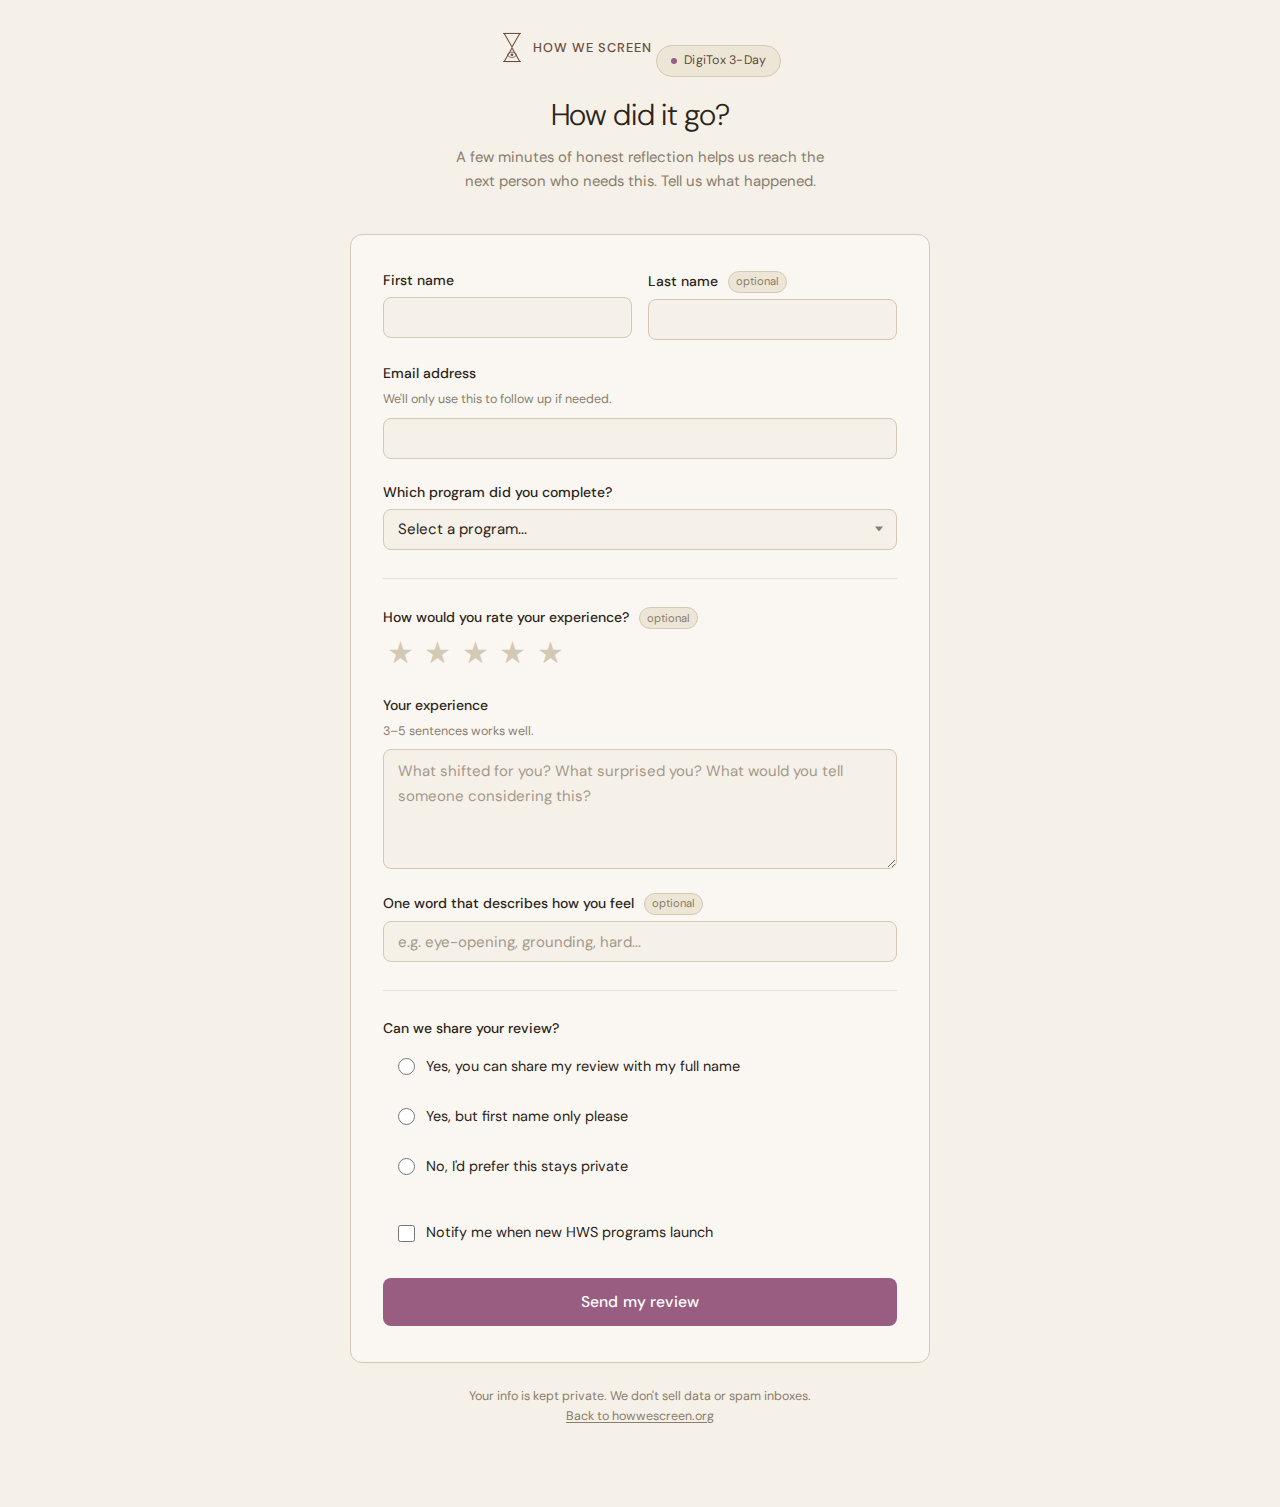
<file: review.html>
<!DOCTYPE html>
<!--
  Component:  HWS Testimonial / Review Collection Form
  Purpose:    Post-program review submission for DigiTox 3-Day (and future HWS programs)
  Version:    1.0.0

  Integration Notes
  ─────────────────
  This form logs collected data to the browser console on submit.
  To wire up a real backend, find the comment "BACKEND INTEGRATION POINT" inside
  handleSuccess() near the bottom of the <script> block and replace the console.log
  with one of the following:

  ▸ Formspree (easiest):
      1. Create a form at formspree.io, copy your endpoint URL.
      2. Add action="https://formspree.io/f/YOUR_ID" method="POST" to the <form> element.
      3. Remove the form's submit event listener in the JS.

  ▸ Netlify Forms:
      1. Add the `netlify` attribute and a `name` attribute to the <form> element.
      2. Remove the JS submit handler.

  ▸ Custom API:
      Replace the console.log with:
        await fetch('/api/reviews', {
          method: 'POST',
          headers: { 'Content-Type': 'application/json' },
          body: JSON.stringify(formData)
        });
-->
<html lang="en">
<head>
  <meta charset="UTF-8">
  <meta name="viewport" content="width=device-width, initial-scale=1.0">
  <title>Share Your Experience | How We Screen</title>
  <meta name="description" content="Tell us how the DigiTox 3-Day reset went for you.">
  <meta name="robots" content="noindex">

  <!-- Favicon -->
  <link rel="icon" type="image/png" href="FVFavicon.png">

  <!-- Google Fonts — DM Sans -->
  <link rel="preconnect" href="https://fonts.googleapis.com">
  <link rel="preconnect" href="https://fonts.gstatic.com" crossorigin>
  <link href="https://fonts.googleapis.com/css2?family=DM+Sans:ital,opsz,wght@0,9..40,300;0,9..40,400;0,9..40,500;1,9..40,300&display=swap" rel="stylesheet">

  <style>
    /* ================================================================
       RESET
    ================================================================ */
    *, *::before, *::after {
      box-sizing: border-box;
      margin: 0;
      padding: 0;
    }

    /* ================================================================
       DESIGN TOKENS  (mirrors howwescreen.org palette)
    ================================================================ */
    :root {
      --bg:              #F5F0E8;
      --bg-card:         #FAF7F2;
      --bg-secondary:    #EDE6D6;
      --bg-dark:         #2C2418;
      --border:          #D4C9B4;
      --border-light:    #E8E0D0;
      --text:            #2C2418;
      --text-secondary:  #5C4E3C;
      --text-muted:      #8A7D6B;
      --brand:           #6B4C3B;
      --brand-hover:     #5A3D2E;
      --cta:             #995D81;
      --cta-hover:       #824E6D;
      --star:            #EB8258;
      --star-empty:      #D4C9B4;
      --error:           #B94040;
      --error-bg:        #FBF0F0;
      --error-border:    rgba(185, 64, 64, 0.25);
      --focus-ring:      rgba(107, 76, 59, 0.18);
      --radius-sm:       4px;
      --radius:          8px;
      --radius-lg:       12px;
      --radius-pill:     9999px;
      --speed:           0.2s;
      --ease:            cubic-bezier(0.25, 0.1, 0.25, 1);
    }

    /* ================================================================
       BASE
    ================================================================ */
    html { font-size: 16px; -webkit-text-size-adjust: 100%; }

    body {
      font-family: 'DM Sans', -apple-system, BlinkMacSystemFont, 'Helvetica Neue', Arial, sans-serif;
      background: var(--bg);
      color: var(--text);
      line-height: 1.6;
      min-height: 100vh;
      padding: 2rem 1rem 5rem;
    }

    /* ================================================================
       PAGE WRAPPER
    ================================================================ */
    .page {
      max-width: 580px;
      margin: 0 auto;
    }

    /* ================================================================
       HEADER
    ================================================================ */
    .page-header {
      margin-bottom: 2.5rem;
      text-align: center;
    }

    .logo-link {
      display: inline-flex;
      align-items: center;
      gap: 0.5rem;
      color: var(--brand);
      text-decoration: none;
      margin-bottom: 2rem;
    }

    .logo-link:hover { opacity: 0.8; }

    .logo-wordmark {
      font-size: 0.8rem;
      font-weight: 500;
      letter-spacing: 0.08em;
      text-transform: uppercase;
      color: var(--brand);
    }

    .page-badge {
      display: inline-flex;
      align-items: center;
      gap: 0.45rem;
      background: var(--bg-secondary);
      border: 1px solid var(--border);
      border-radius: var(--radius-pill);
      padding: 0.3rem 0.85rem;
      font-size: 0.78rem;
      color: var(--text-secondary);
      letter-spacing: 0.02em;
      margin-bottom: 1.25rem;
    }

    .page-badge__dot {
      width: 6px;
      height: 6px;
      border-radius: 50%;
      background: var(--cta);
      flex-shrink: 0;
    }

    .page-header h1 {
      font-size: clamp(1.5rem, 4vw, 1.875rem);
      font-weight: 300;
      line-height: 1.2;
      color: var(--text);
      margin-bottom: 0.75rem;
      letter-spacing: -0.01em;
    }

    .page-header p {
      font-size: 0.93rem;
      color: var(--text-muted);
      max-width: 400px;
      margin: 0 auto;
      line-height: 1.65;
    }

    /* ================================================================
       FORM CARD
    ================================================================ */
    .form-card {
      background: var(--bg-card);
      border: 1px solid var(--border);
      border-radius: var(--radius-lg);
      padding: 1.75rem 1.25rem;
    }

    @media (min-width: 480px) {
      .form-card { padding: 2.25rem 2rem; }
    }

    /* ================================================================
       FORM STRUCTURE
    ================================================================ */
    .field { margin-bottom: 1.5rem; }
    .field:last-child { margin-bottom: 0; }

    .field-row {
      display: grid;
      grid-template-columns: 1fr 1fr;
      gap: 1rem;
    }

    @media (max-width: 420px) {
      .field-row { grid-template-columns: 1fr; }
    }

    .divider {
      border: none;
      border-top: 1px solid var(--border-light);
      margin: 1.75rem 0;
    }

    /* ================================================================
       LABELS
    ================================================================ */
    .label {
      display: block;
      font-size: 0.875rem;
      font-weight: 500;
      color: var(--text);
      margin-bottom: 0.4rem;
      line-height: 1.4;
    }

    .label-note {
      display: block;
      font-size: 0.78rem;
      font-weight: 400;
      color: var(--text-muted);
      margin-top: 0.1rem;
      margin-bottom: 0.45rem;
    }

    .optional-pill {
      display: inline-block;
      font-size: 0.7rem;
      font-weight: 400;
      color: var(--text-muted);
      background: var(--bg-secondary);
      border: 1px solid var(--border);
      border-radius: var(--radius-pill);
      padding: 0.1rem 0.45rem;
      margin-left: 0.35rem;
      vertical-align: middle;
      line-height: 1.5;
    }

    /* ================================================================
       INPUTS
    ================================================================ */
    .input,
    .select,
    .textarea {
      display: block;
      width: 100%;
      background: var(--bg);
      border: 1px solid var(--border);
      border-radius: var(--radius);
      color: var(--text);
      font-family: inherit;
      font-size: 0.938rem;
      padding: 0.6rem 0.85rem;
      transition: border-color var(--speed) var(--ease),
                  box-shadow var(--speed) var(--ease),
                  background var(--speed) var(--ease);
      outline: none;
      -webkit-appearance: none;
      appearance: none;
    }

    .input::placeholder,
    .textarea::placeholder {
      color: var(--text-muted);
      opacity: 0.75;
    }

    .input:focus,
    .select:focus,
    .textarea:focus {
      border-color: var(--brand);
      box-shadow: 0 0 0 3px var(--focus-ring);
    }

    .input.has-error,
    .select.has-error,
    .textarea.has-error {
      border-color: var(--error);
      background: var(--error-bg);
    }

    .input.has-error:focus,
    .select.has-error:focus,
    .textarea.has-error:focus {
      box-shadow: 0 0 0 3px rgba(185, 64, 64, 0.12);
    }

    .textarea {
      resize: vertical;
      min-height: 120px;
      line-height: 1.65;
    }

    /* Select wrapper (custom arrow) */
    .select-wrap {
      position: relative;
    }

    .select-wrap::after {
      content: '';
      position: absolute;
      right: 0.9rem;
      top: 50%;
      transform: translateY(-50%);
      width: 0;
      height: 0;
      border-left: 4px solid transparent;
      border-right: 4px solid transparent;
      border-top: 5px solid var(--text-muted);
      pointer-events: none;
    }

    .select { padding-right: 2.25rem; cursor: pointer; }

    /* ================================================================
       STAR RATING
    ================================================================ */
    .stars {
      display: flex;
      align-items: center;
      gap: 0.15rem;
      margin-top: 0.35rem;
    }

    .star-btn {
      background: none;
      border: none;
      cursor: pointer;
      padding: 0.2rem 0.25rem;
      color: var(--star-empty);
      font-size: 1.875rem;
      line-height: 1;
      transition: color var(--speed) var(--ease), transform 0.15s var(--ease);
      -webkit-tap-highlight-color: transparent;
      user-select: none;
    }

    .star-btn:hover,
    .star-btn.lit { color: var(--star); }

    .star-btn:hover { transform: scale(1.2); }

    .star-btn:active { transform: scale(1.05); }

    .star-btn:focus-visible {
      outline: 2px solid var(--brand);
      outline-offset: 2px;
      border-radius: 3px;
    }

    .star-desc {
      font-size: 0.8rem;
      color: var(--text-muted);
      margin-left: 0.4rem;
      min-width: 72px;
      transition: opacity var(--speed);
    }

    /* ================================================================
       RADIO OPTIONS
    ================================================================ */
    .radio-stack {
      display: flex;
      flex-direction: column;
      gap: 0.5rem;
      margin-top: 0.3rem;
    }

    .radio-opt {
      display: flex;
      align-items: flex-start;
      gap: 0.7rem;
      padding: 0.6rem 0.85rem;
      border-radius: var(--radius);
      border: 1px solid transparent;
      cursor: pointer;
      transition: background var(--speed) var(--ease),
                  border-color var(--speed) var(--ease);
      -webkit-tap-highlight-color: transparent;
    }

    .radio-opt:hover {
      background: var(--bg-secondary);
    }

    .radio-opt.is-selected {
      background: var(--bg-secondary);
      border-color: var(--border);
    }

    .radio-opt input[type="radio"] {
      width: 17px;
      height: 17px;
      min-width: 17px;
      margin-top: 0.15rem;
      accent-color: var(--brand);
      cursor: pointer;
    }

    .radio-opt__text {
      font-size: 0.9rem;
      color: var(--text);
      line-height: 1.45;
    }

    /* ================================================================
       CHECKBOX
    ================================================================ */
    .checkbox-opt {
      display: flex;
      align-items: flex-start;
      gap: 0.7rem;
      padding: 0.6rem 0.85rem;
      border-radius: var(--radius);
      border: 1px solid transparent;
      cursor: pointer;
      transition: background var(--speed) var(--ease);
      -webkit-tap-highlight-color: transparent;
    }

    .checkbox-opt:hover { background: var(--bg-secondary); }

    .checkbox-opt input[type="checkbox"] {
      width: 17px;
      height: 17px;
      min-width: 17px;
      margin-top: 0.15rem;
      accent-color: var(--brand);
      cursor: pointer;
    }

    .checkbox-opt__text {
      font-size: 0.9rem;
      color: var(--text);
      line-height: 1.45;
    }

    /* ================================================================
       CONDITIONAL FIELD (Instagram)
    ================================================================ */
    .conditional {
      max-height: 0;
      overflow: hidden;
      opacity: 0;
      margin-top: 0;
      transition: max-height 0.32s var(--ease),
                  opacity 0.25s var(--ease),
                  margin-top 0.32s var(--ease);
    }

    .conditional.open {
      max-height: 110px;
      opacity: 1;
      margin-top: 1.25rem;
    }

    /* ================================================================
       ERROR MESSAGES
    ================================================================ */
    .err-msg {
      display: none;
      font-size: 0.78rem;
      color: var(--error);
      margin-top: 0.35rem;
      line-height: 1.4;
    }

    .err-msg.show { display: block; }

    .err-banner {
      display: none;
      background: var(--error-bg);
      border: 1px solid var(--error-border);
      border-radius: var(--radius);
      padding: 0.7rem 1rem;
      font-size: 0.84rem;
      color: var(--error);
      margin-bottom: 1.5rem;
      line-height: 1.5;
    }

    .err-banner.show { display: block; }

    /* ================================================================
       SUBMIT BUTTON
    ================================================================ */
    .btn-submit {
      display: block;
      width: 100%;
      background: var(--cta);
      color: #fff;
      border: none;
      border-radius: var(--radius);
      font-family: inherit;
      font-size: 0.975rem;
      font-weight: 500;
      letter-spacing: 0.01em;
      padding: 0.875rem 2rem;
      cursor: pointer;
      transition: background var(--speed) var(--ease),
                  transform 0.12s var(--ease);
      margin-top: 0.25rem;
    }

    .btn-submit:hover  { background: var(--cta-hover); }
    .btn-submit:active { transform: scale(0.985); }

    .btn-submit:focus-visible {
      outline: 2px solid var(--brand);
      outline-offset: 3px;
    }

    .btn-submit:disabled {
      opacity: 0.6;
      cursor: not-allowed;
      transform: none;
    }

    /* ================================================================
       CONFIRMATION STATE
    ================================================================ */
    #confirmation {
      display: none;
      text-align: center;
      padding: 2.75rem 1rem;
    }

    #confirmation.show { display: block; }

    .confirm-check {
      display: flex;
      align-items: center;
      justify-content: center;
      width: 52px;
      height: 52px;
      background: var(--bg-secondary);
      border: 1px solid var(--border);
      border-radius: 50%;
      margin: 0 auto 1.5rem;
      color: var(--brand);
    }

    #confirmation h2 {
      font-size: 1.5rem;
      font-weight: 300;
      line-height: 1.25;
      color: var(--text);
      margin-bottom: 1.1rem;
      letter-spacing: -0.01em;
    }

    #confirmation p {
      font-size: 0.93rem;
      color: var(--text-secondary);
      line-height: 1.7;
      max-width: 400px;
      margin: 0 auto 0.75rem;
    }

    .confirm-sig {
      display: block;
      font-size: 0.84rem;
      color: var(--text-muted);
      font-style: italic;
      margin-top: 1.25rem;
    }

    /* ================================================================
       FOOTER NOTE
    ================================================================ */
    .form-footnote {
      text-align: center;
      font-size: 0.78rem;
      color: var(--text-muted);
      margin-top: 1.5rem;
      line-height: 1.6;
    }

    .form-footnote a {
      color: var(--text-muted);
      text-decoration: underline;
      text-underline-offset: 2px;
    }
  </style>
</head>

<body>
  <div class="page">

    <!-- ── Header ── -->
    <header class="page-header">
      <a href="https://howwescreen.org" class="logo-link" aria-label="How We Screen — Home">
        <svg viewBox="0 0 50 60" width="26" height="32" fill="none" stroke="currentColor" stroke-width="2" aria-hidden="true">
          <line x1="8"  y1="2"  x2="42" y2="2"/>
          <path d="M10 2 L25 28 L40 2" fill="none"/>
          <path d="M10 56 L25 30 L40 56" fill="none"/>
          <line x1="8"  y1="56" x2="42" y2="56"/>
          <ellipse cx="25" cy="43" rx="8" ry="5" fill="none" stroke-width="1.5"/>
          <circle  cx="25" cy="43" r="2.5" fill="currentColor" stroke="none"/>
        </svg>
        <span class="logo-wordmark">How We Screen</span>
      </a>

      <div class="page-badge">
        <span class="page-badge__dot" aria-hidden="true"></span>
        DigiTox 3-Day
      </div>

      <h1>How did it go?</h1>
      <p>A few minutes of honest reflection helps us reach the next person who needs this. Tell us what happened.</p>
    </header>

    <!-- ── Form Card ── -->
    <div class="form-card" id="form-card">

      <div class="err-banner" id="err-banner" role="alert" aria-live="assertive">
        A few things need your attention before we can send this.
      </div>

      <!-- ── Form ── -->
      <form id="review-form" novalidate>

        <!-- Name row -->
        <div class="field field-row">
          <div>
            <label class="label" for="first-name">First name</label>
            <input class="input" type="text" id="first-name" name="first_name"
                   autocomplete="given-name" required>
            <span class="err-msg" id="err-first-name">First name is required.</span>
          </div>
          <div>
            <label class="label" for="last-name">
              Last name <span class="optional-pill">optional</span>
            </label>
            <input class="input" type="text" id="last-name" name="last_name"
                   autocomplete="family-name">
          </div>
        </div>

        <!-- Email -->
        <div class="field">
          <label class="label" for="email">Email address</label>
          <span class="label-note">We'll only use this to follow up if needed.</span>
          <input class="input" type="email" id="email" name="email"
                 autocomplete="email" required>
          <span class="err-msg" id="err-email">Please enter a valid email address.</span>
        </div>

        <!-- Program -->
        <div class="field">
          <label class="label" for="program">Which program did you complete?</label>
          <div class="select-wrap">
            <select class="select" id="program" name="program" required>
              <option value="">Select a program...</option>
              <option value="digitox-3day">DigiTox 3-Day</option>
              <!-- Future programs added here -->
            </select>
          </div>
          <span class="err-msg" id="err-program">Please select the program you completed.</span>
        </div>

        <hr class="divider">

        <!-- Star rating -->
        <div class="field">
          <span class="label">
            How would you rate your experience?
            <span class="optional-pill">optional</span>
          </span>
          <div class="stars" id="stars" role="group" aria-label="Star rating, 1 to 5">
            <button type="button" class="star-btn" data-val="1" aria-label="1 star — Rough">&#9733;</button>
            <button type="button" class="star-btn" data-val="2" aria-label="2 stars — Okay">&#9733;</button>
            <button type="button" class="star-btn" data-val="3" aria-label="3 stars — Good">&#9733;</button>
            <button type="button" class="star-btn" data-val="4" aria-label="4 stars — Great">&#9733;</button>
            <button type="button" class="star-btn" data-val="5" aria-label="5 stars — Life-changing">&#9733;</button>
            <span class="star-desc" id="star-desc" aria-live="polite"></span>
          </div>
          <input type="hidden" id="star-val" name="star_rating" value="">
        </div>

        <!-- Experience -->
        <div class="field">
          <label class="label" for="experience">Your experience</label>
          <span class="label-note">3–5 sentences works well.</span>
          <textarea class="textarea" id="experience" name="experience"
                    placeholder="What shifted for you? What surprised you? What would you tell someone considering this?"
                    required></textarea>
          <span class="err-msg" id="err-experience">Please share a little about your experience.</span>
        </div>

        <!-- One word -->
        <div class="field">
          <label class="label" for="one-word">
            One word that describes how you feel
            <span class="optional-pill">optional</span>
          </label>
          <input class="input" type="text" id="one-word" name="one_word"
                 placeholder="e.g. eye-opening, grounding, hard..." maxlength="30">
        </div>

        <hr class="divider">

        <!-- Permission -->
        <div class="field">
          <span class="label">Can we share your review?</span>
          <div class="radio-stack" id="perm-group" role="radiogroup"
               aria-label="Permission to share your review">
            <label class="radio-opt" id="perm-opt-full">
              <input type="radio" name="permission" value="full-name" id="perm-full" required>
              <span class="radio-opt__text">Yes, you can share my review with my full name</span>
            </label>
            <label class="radio-opt" id="perm-opt-first">
              <input type="radio" name="permission" value="first-only" id="perm-first">
              <span class="radio-opt__text">Yes, but first name only please</span>
            </label>
            <label class="radio-opt" id="perm-opt-private">
              <input type="radio" name="permission" value="private" id="perm-private">
              <span class="radio-opt__text">No, I'd prefer this stays private</span>
            </label>
          </div>
          <span class="err-msg" id="err-permission">Let us know how you'd like this handled.</span>

          <!-- Instagram — conditional on "Yes" options -->
          <div class="conditional" id="ig-field">
            <label class="label" for="instagram">
              Instagram handle
              <span class="optional-pill">optional</span>
            </label>
            <input class="input" type="text" id="instagram" name="instagram"
                   placeholder="@yourhandle" autocomplete="off" spellcheck="false">
          </div>
        </div>

        <!-- Notify -->
        <div class="field">
          <label class="checkbox-opt">
            <input type="checkbox" name="notify" id="notify" value="yes">
            <span class="checkbox-opt__text">Notify me when new HWS programs launch</span>
          </label>
        </div>

        <!-- Submit -->
        <div class="field" style="margin-bottom:0">
          <button type="submit" class="btn-submit" id="btn-submit">
            Send my review
          </button>
        </div>

      </form>

      <!-- ── Confirmation (hidden until submit) ── -->
      <div id="confirmation" role="status" aria-live="polite">
        <div class="confirm-check" aria-hidden="true">
          <svg viewBox="0 0 24 24" width="22" height="22" fill="none"
               stroke="currentColor" stroke-width="2.5"
               stroke-linecap="round" stroke-linejoin="round">
            <polyline points="20 6 9 17 4 12"/>
          </svg>
        </div>
        <h2>You did the thing.</h2>
        <p>
          Seriously — thank you. Putting your experience into words takes something,
          and we don't take that lightly.
        </p>
        <p>
          Reviews like yours help us reach the person who's deep in the scroll right now,
          wondering if there's another way. You're part of how they find it.
        </p>
        <span class="confirm-sig">— Sophia &amp; the HWS Team</span>
      </div>

    </div><!-- /form-card -->

    <p class="form-footnote">
      Your info is kept private. We don't sell data or spam inboxes.<br>
      <a href="https://howwescreen.org">Back to howwescreen.org</a>
    </p>

  </div><!-- /page -->


  <script>
    (function () {
      'use strict';

      /* ── STAR RATING ──────────────────────────────────────────────── */
      var starBtns  = document.querySelectorAll('.star-btn');
      var starDesc  = document.getElementById('star-desc');
      var starInput = document.getElementById('star-val');
      var ratingVal = 0;

      var descriptions = ['', 'Rough', 'Okay', 'Good', 'Great', 'Life-changing'];

      function renderStars(upTo) {
        starBtns.forEach(function (btn, i) {
          btn.classList.toggle('lit', i < upTo);
        });
        starDesc.textContent = upTo ? descriptions[upTo] : '';
      }

      starBtns.forEach(function (btn) {
        var v = parseInt(btn.dataset.val);

        btn.addEventListener('mouseenter', function () { renderStars(v); });
        btn.addEventListener('focus',      function () { renderStars(v); });

        btn.addEventListener('click', function () {
          ratingVal = (ratingVal === v) ? 0 : v; // toggle off on second click
          starInput.value = ratingVal || '';
          renderStars(ratingVal);
        });

        btn.addEventListener('keydown', function (e) {
          if (e.key === 'Enter' || e.key === ' ') {
            e.preventDefault();
            ratingVal = v;
            starInput.value = ratingVal;
            renderStars(ratingVal);
          }
        });
      });

      document.getElementById('stars').addEventListener('mouseleave', function () {
        renderStars(ratingVal);
      });

      document.getElementById('stars').addEventListener('focusout', function (e) {
        if (!e.currentTarget.contains(e.relatedTarget)) {
          renderStars(ratingVal);
        }
      });


      /* ── PERMISSION RADIO + INSTAGRAM CONDITIONAL ─────────────────── */
      var permRadios = document.querySelectorAll('input[name="permission"]');
      var igField    = document.getElementById('ig-field');

      permRadios.forEach(function (radio) {
        radio.addEventListener('change', function () {
          // Highlight selected row
          document.querySelectorAll('.radio-opt').forEach(function (opt) {
            opt.classList.remove('is-selected');
          });
          radio.closest('.radio-opt').classList.add('is-selected');

          // Show/hide Instagram field
          var sharesName = radio.value === 'full-name' || radio.value === 'first-only';
          igField.classList.toggle('open', sharesName);
          if (!sharesName) {
            document.getElementById('instagram').value = '';
          }

          // Clear permission error
          clearErr('err-permission');
          clearErrBanner();
        });
      });


      /* ── LIVE CLEAR ON INPUT ──────────────────────────────────────── */
      var liveFields = [
        ['first-name',  'err-first-name'],
        ['email',       'err-email'],
        ['experience',  'err-experience'],
      ];

      liveFields.forEach(function (pair) {
        var el = document.getElementById(pair[0]);
        var errId = pair[1];
        el.addEventListener('input', function () {
          el.classList.remove('has-error');
          clearErr(errId);
          clearErrBanner();
        });
      });

      document.getElementById('program').addEventListener('change', function () {
        this.classList.remove('has-error');
        clearErr('err-program');
        clearErrBanner();
      });


      /* ── VALIDATION ───────────────────────────────────────────────── */
      function showErr(msgId, inputId) {
        document.getElementById(msgId).classList.add('show');
        if (inputId) {
          var el = document.getElementById(inputId);
          if (el) el.classList.add('has-error');
        }
      }

      function clearErr(msgId, inputId) {
        var msg = document.getElementById(msgId);
        if (msg) msg.classList.remove('show');
        if (inputId) {
          var el = document.getElementById(inputId);
          if (el) el.classList.remove('has-error');
        }
      }

      function clearErrBanner() {
        document.getElementById('err-banner').classList.remove('show');
      }

      function validate() {
        var ok = true;

        // First name
        var fn = document.getElementById('first-name');
        if (!fn.value.trim()) {
          showErr('err-first-name', 'first-name');
          ok = false;
        } else {
          clearErr('err-first-name', 'first-name');
        }

        // Email
        var em = document.getElementById('email');
        var emv = em.value.trim();
        if (!emv) {
          showErr('err-email', 'email');
          document.getElementById('err-email').textContent = 'Email address is required.';
          ok = false;
        } else if (!/^[^\s@]+@[^\s@]+\.[^\s@]+$/.test(emv)) {
          showErr('err-email', 'email');
          document.getElementById('err-email').textContent = 'That doesn\'t look right — check your email address.';
          ok = false;
        } else {
          clearErr('err-email', 'email');
        }

        // Program
        var prog = document.getElementById('program');
        if (!prog.value) {
          showErr('err-program', 'program');
          ok = false;
        } else {
          clearErr('err-program', 'program');
        }

        // Experience
        var exp = document.getElementById('experience');
        if (!exp.value.trim()) {
          showErr('err-experience', 'experience');
          ok = false;
        } else {
          clearErr('err-experience', 'experience');
        }

        // Permission
        var permChecked = document.querySelector('input[name="permission"]:checked');
        if (!permChecked) {
          showErr('err-permission');
          ok = false;
        } else {
          clearErr('err-permission');
        }

        return ok;
      }


      /* ── SUBMIT ───────────────────────────────────────────────────── */
      document.getElementById('review-form').addEventListener('submit', function (e) {
        e.preventDefault();

        if (!validate()) {
          document.getElementById('err-banner').classList.add('show');
          // Focus first error
          var firstErr = document.querySelector('.has-error');
          if (firstErr) {
            firstErr.scrollIntoView({ behavior: 'smooth', block: 'center' });
            firstErr.focus();
          } else {
            // permission group has no input to focus — scroll to it
            var permErr = document.querySelector('.err-msg.show');
            if (permErr) permErr.scrollIntoView({ behavior: 'smooth', block: 'center' });
          }
          return;
        }

        var permEl = document.querySelector('input[name="permission"]:checked');

        var formData = {
          first_name:  document.getElementById('first-name').value.trim(),
          last_name:   document.getElementById('last-name').value.trim()   || null,
          email:       document.getElementById('email').value.trim(),
          program:     document.getElementById('program').value,
          star_rating: ratingVal || null,
          experience:  document.getElementById('experience').value.trim(),
          one_word:    document.getElementById('one-word').value.trim()    || null,
          permission:  permEl ? permEl.value : null,
          instagram:   document.getElementById('instagram').value.trim()   || null,
          notify:      document.getElementById('notify').checked,
          submitted_at: new Date().toISOString()
        };

        // Hand off to submit-review.js (loaded below).
        // If the endpoint isn't configured yet it falls back to console.log.
        if (typeof window.hwsDoFetch === 'function') {
          window.hwsDoFetch(formData, showConfirmation, showSubmitError);
        } else {
          console.log('[HWS] Review (no endpoint configured):', formData);
          showConfirmation();
        }
      });


      /* ── CONFIRMATION ─────────────────────────────────────────────── */
      function showConfirmation() {
        document.getElementById('review-form').style.display = 'none';
        document.getElementById('err-banner').style.display  = 'none';
        document.getElementById('confirmation').classList.add('show');
        document.getElementById('form-card').scrollIntoView({ behavior: 'smooth', block: 'start' });
      }

      function showSubmitError() {
        var btn    = document.getElementById('btn-submit');
        var banner = document.getElementById('err-banner');
        btn.disabled    = false;
        btn.textContent = 'Send my review';
        banner.textContent = 'Something went wrong on our end. Please try again in a moment.';
        banner.classList.add('show');
        banner.scrollIntoView({ behavior: 'smooth', block: 'center' });
      }

    })();
  </script>

  <!-- Submission handler: sets window.hwsDoFetch once REVIEW_ENDPOINT is configured -->
  <script src="js/submit-review.js"></script>

</body>
</html>
</file>
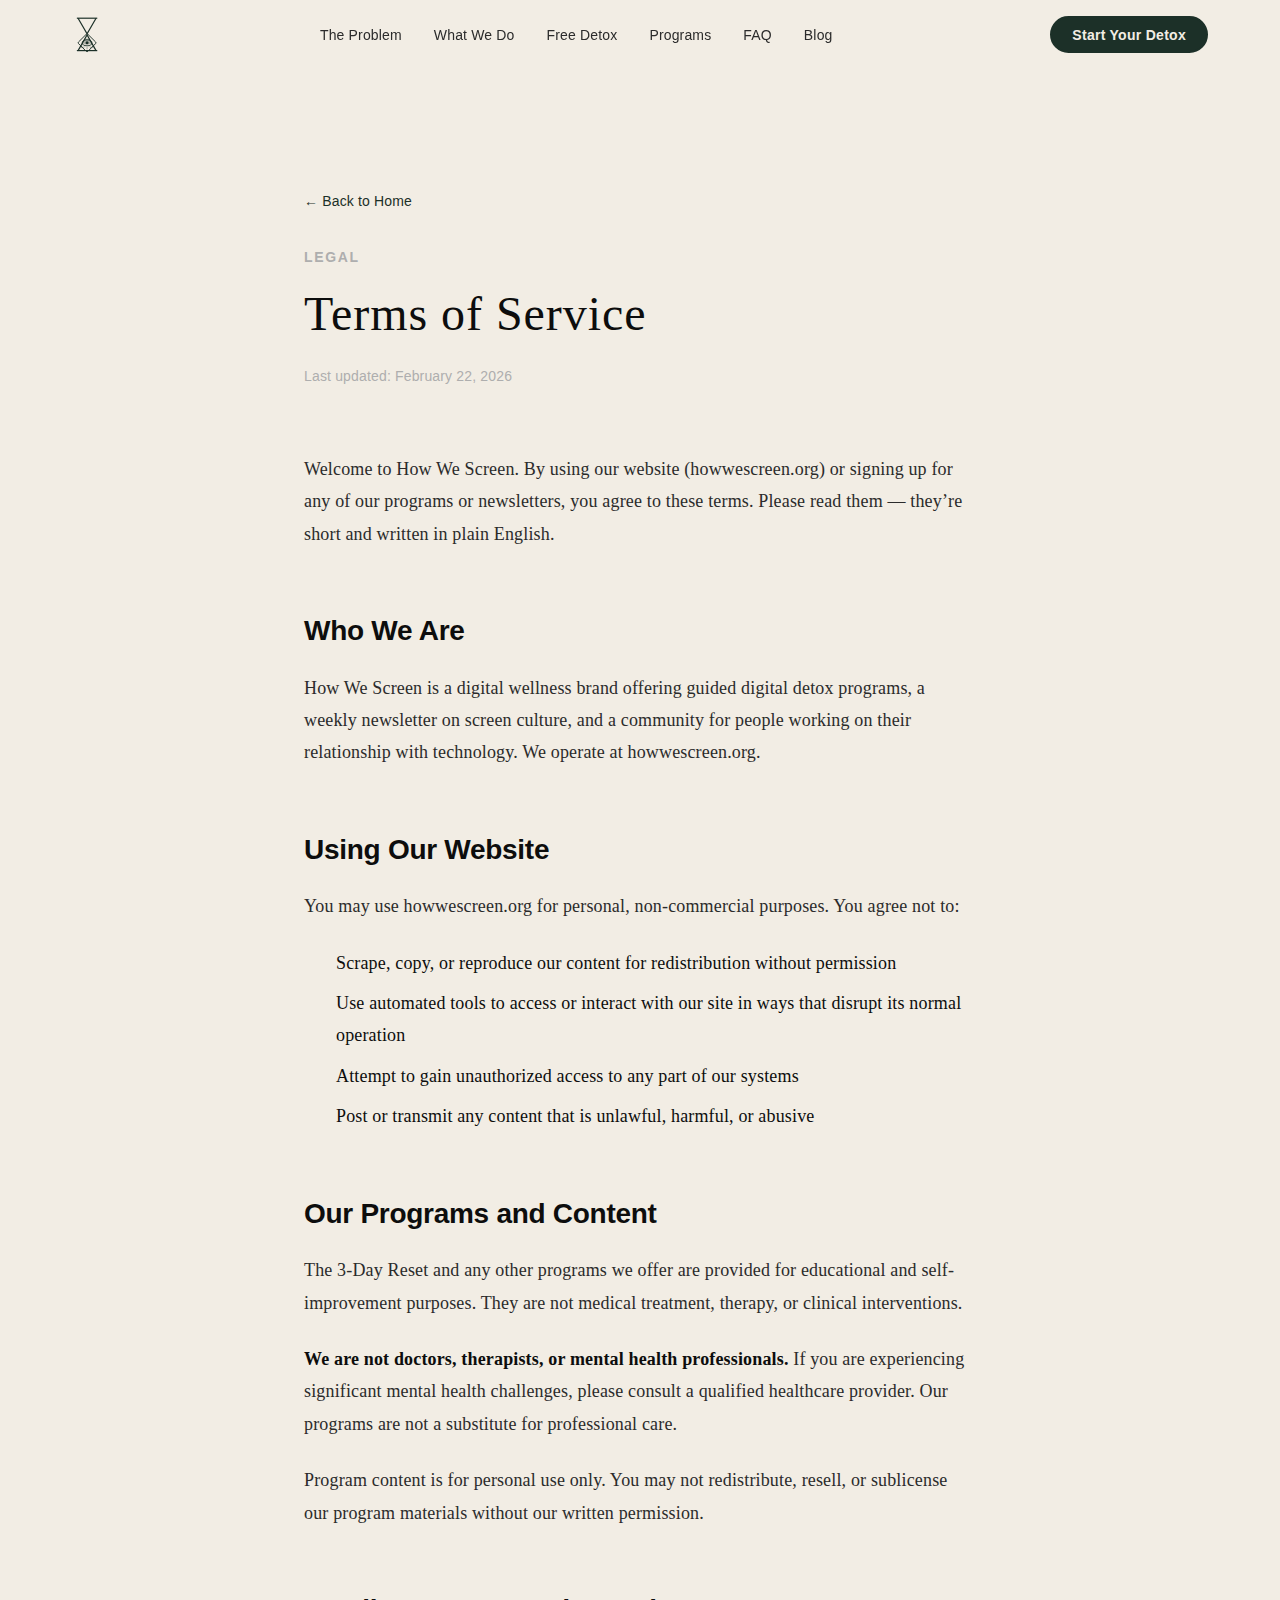
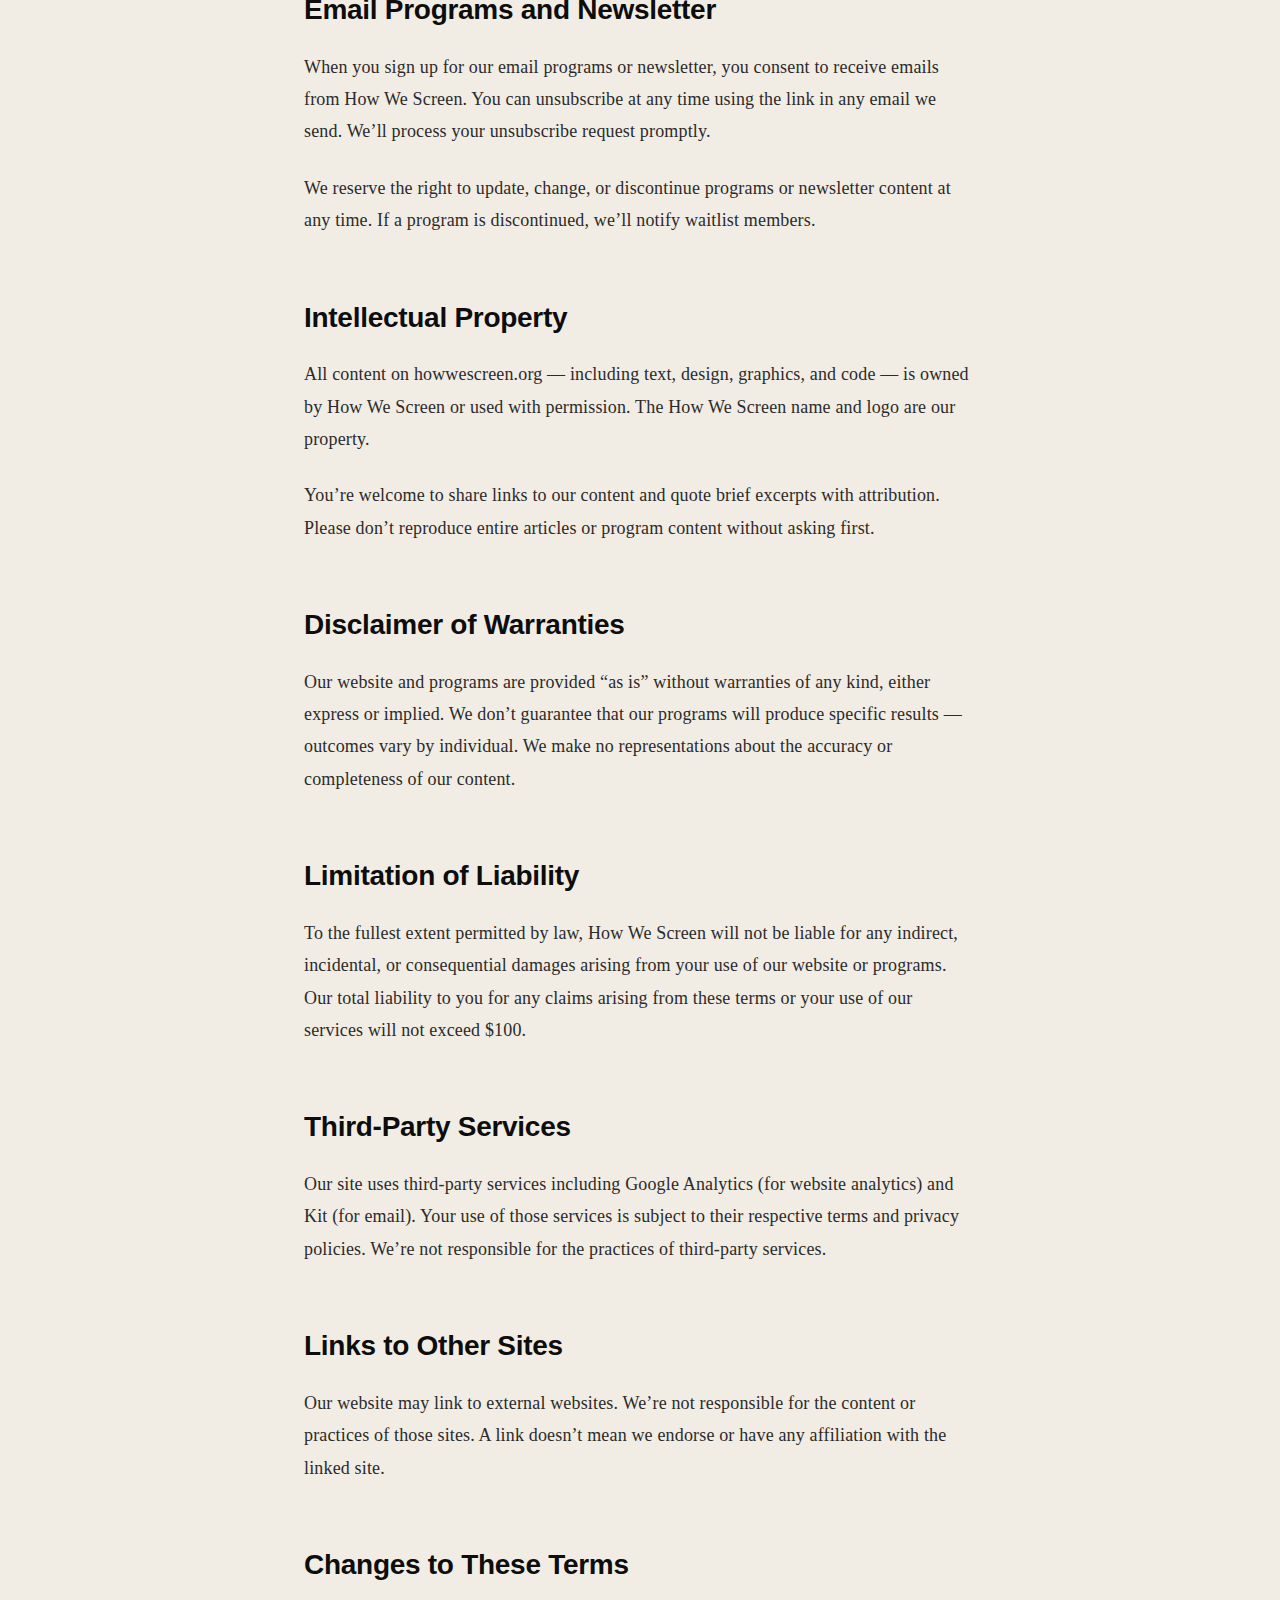
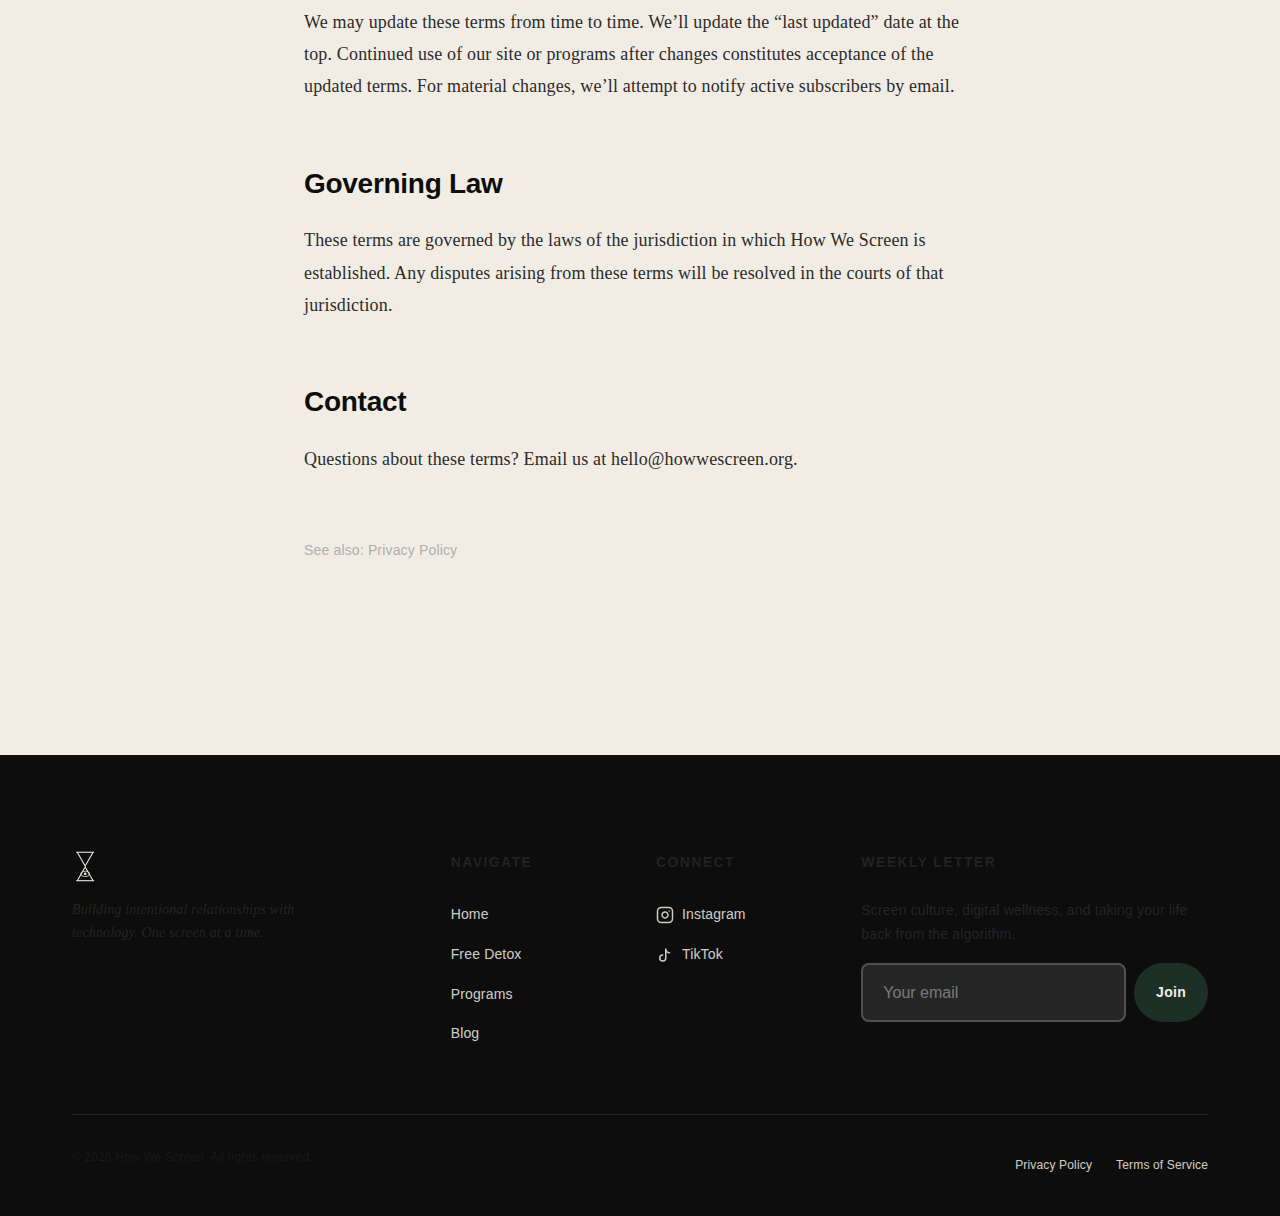
<file: terms-of-service.html>
<!DOCTYPE html>
<html lang="en">
<head>
  <!-- Google tag (gtag.js) -->
  <script async src="https://www.googletagmanager.com/gtag/js?id=G-R9B388K7XB"></script>
  <script>
    window.dataLayer = window.dataLayer || [];
    function gtag(){dataLayer.push(arguments);}
    gtag('js', new Date());
    gtag('config', 'G-R9B388K7XB');
  </script>
  <meta charset="UTF-8">
  <meta http-equiv="Content-Security-Policy"
        content="default-src 'self'; script-src 'self' https://f.convertkit.com https://www.googletagmanager.com https://www.google-analytics.com; style-src 'self' 'unsafe-inline'; img-src 'self' data: blob: https://www.googletagmanager.com https://www.google-analytics.com; form-action 'self' https://app.kit.com; connect-src 'self' https://app.kit.com https://www.google-analytics.com https://analytics.google.com https://www.googletagmanager.com;">
  <meta name="viewport" content="width=device-width, initial-scale=1.0">
  <title>Terms of Service | How We Screen</title>
  <meta name="description" content="How We Screen's terms of service — the rules of the road for using our website and programs.">

  <!-- Canonical URL -->
  <link rel="canonical" href="https://howwescreen.org/terms-of-service.html">

  <!-- Open Graph -->
  <meta property="og:title" content="Terms of Service | How We Screen">
  <meta property="og:description" content="The rules of the road for using How We Screen's website and programs.">
  <meta property="og:type" content="website">
  <meta property="og:site_name" content="How We Screen">
  <meta property="og:url" content="https://howwescreen.org/terms-of-service.html">

  <!-- Favicon -->
  <link rel="icon" type="image/png" href="FVFavicon.png">

  <!-- CSS -->
  <link rel="stylesheet" href="css/reset.css">
  <link rel="stylesheet" href="css/variables.css">
  <link rel="stylesheet" href="css/base.css">
  <link rel="stylesheet" href="css/layout.css">
  <link rel="stylesheet" href="css/components.css">
  <link rel="stylesheet" href="css/sections.css">
  <link rel="stylesheet" href="css/animations.css">
  <link rel="stylesheet" href="css/utilities.css">
</head>
<body>

  <!-- Skip link -->
  <a href="#content" class="skip-link">Skip to main content</a>

  <!-- ======================== NAVIGATION ======================== -->
  <header class="nav" id="nav" role="banner">
    <div class="container nav__inner">
      <a href="index.html" class="nav__logo" aria-label="How We Screen - Home">
        <svg class="nav__logo-svg" viewBox="0 0 50 60" width="36" height="43" fill="none" stroke="currentColor" stroke-width="2" aria-hidden="true">
          <line x1="8" y1="2" x2="42" y2="2"/>
          <path d="M10 2 L25 28 L40 2" fill="none"/>
          <path d="M20 38 Q25 34 30 38 L32 44 Q25 48 18 44 Z" fill="currentColor" stroke="none" opacity="0.3"/>
          <path d="M10 56 L25 30 L40 56" fill="none"/>
          <line x1="8" y1="56" x2="42" y2="56"/>
          <rect x="14" y="32" width="22" height="22" rx="2" transform="rotate(45 25 43)" fill="none" stroke-width="1.5"/>
          <ellipse cx="25" cy="43" rx="8" ry="5" fill="none" stroke-width="1.5"/>
          <circle cx="25" cy="43" r="2.5" fill="currentColor" stroke="none"/>
          <g stroke-width="1" opacity="0.6">
            <line x1="17" y1="48" x2="15" y2="52"/>
            <line x1="20" y1="49" x2="19" y2="53"/>
            <line x1="25" y1="50" x2="25" y2="54"/>
            <line x1="30" y1="49" x2="31" y2="53"/>
            <line x1="33" y1="48" x2="35" y2="52"/>
          </g>
        </svg>
      </a>

      <nav class="nav__menu" role="navigation" aria-label="Main navigation">
        <ul class="nav__list">
          <li><a href="index.html#problem" class="nav__link">The Problem</a></li>
          <li><a href="index.html#solution" class="nav__link">What We Do</a></li>
          <li><a href="index.html#detox" class="nav__link">Free Detox</a></li>
          <li><a href="index.html#pricing" class="nav__link">Programs</a></li>
          <li><a href="index.html#faq" class="nav__link">FAQ</a></li>
          <li><a href="blog.html" class="nav__link">Blog</a></li>
        </ul>
      </nav>

      <div class="nav__actions">
        <a href="index.html#detox" class="btn btn--primary btn--sm nav__cta">Start Your Detox</a>
      </div>

      <button class="nav__burger" id="nav-burger" aria-expanded="false" aria-controls="nav-mobile-menu" aria-label="Open navigation menu">
        <span></span><span></span><span></span>
      </button>
    </div>

    <div class="nav__menu--mobile" id="nav-mobile-menu" aria-hidden="true">
      <ul class="nav__list">
        <li><a href="index.html#problem" class="nav__link">The Problem</a></li>
        <li><a href="index.html#solution" class="nav__link">What We Do</a></li>
        <li><a href="index.html#detox" class="nav__link">Free Detox</a></li>
        <li><a href="index.html#pricing" class="nav__link">Programs</a></li>
        <li><a href="index.html#faq" class="nav__link">FAQ</a></li>
        <li><a href="blog.html" class="nav__link">Blog</a></li>
      </ul>
      <a href="index.html#detox" class="btn btn--primary">Start Your Detox</a>
    </div>
  </header>

  <main id="content">
    <section class="section section--article">
      <div class="container container--narrow">

        <header class="article-header">
          <a href="index.html" class="article-header__back">&larr; Back to Home</a>
          <p class="section-label">Legal</p>
          <h1 class="article-header__title">Terms of Service</h1>
          <div class="article-meta">
            <time class="article-meta__date" datetime="2026-02-22">Last updated: February 22, 2026</time>
          </div>
        </header>

        <div class="article-content">

          <p>Welcome to How We Screen. By using our website (howwescreen.org) or signing up for any of our programs or newsletters, you agree to these terms. Please read them &mdash; they&rsquo;re short and written in plain English.</p>

          <h2>Who We Are</h2>

          <p>How We Screen is a digital wellness brand offering guided digital detox programs, a weekly newsletter on screen culture, and a community for people working on their relationship with technology. We operate at howwescreen.org.</p>

          <h2>Using Our Website</h2>

          <p>You may use howwescreen.org for personal, non-commercial purposes. You agree not to:</p>
          <ul>
            <li>Scrape, copy, or reproduce our content for redistribution without permission</li>
            <li>Use automated tools to access or interact with our site in ways that disrupt its normal operation</li>
            <li>Attempt to gain unauthorized access to any part of our systems</li>
            <li>Post or transmit any content that is unlawful, harmful, or abusive</li>
          </ul>

          <h2>Our Programs and Content</h2>

          <p>The 3-Day Reset and any other programs we offer are provided for educational and self-improvement purposes. They are not medical treatment, therapy, or clinical interventions.</p>

          <p><strong>We are not doctors, therapists, or mental health professionals.</strong> If you are experiencing significant mental health challenges, please consult a qualified healthcare provider. Our programs are not a substitute for professional care.</p>

          <p>Program content is for personal use only. You may not redistribute, resell, or sublicense our program materials without our written permission.</p>

          <h2>Email Programs and Newsletter</h2>

          <p>When you sign up for our email programs or newsletter, you consent to receive emails from How We Screen. You can unsubscribe at any time using the link in any email we send. We&rsquo;ll process your unsubscribe request promptly.</p>

          <p>We reserve the right to update, change, or discontinue programs or newsletter content at any time. If a program is discontinued, we&rsquo;ll notify waitlist members.</p>

          <h2>Intellectual Property</h2>

          <p>All content on howwescreen.org &mdash; including text, design, graphics, and code &mdash; is owned by How We Screen or used with permission. The How We Screen name and logo are our property.</p>

          <p>You&rsquo;re welcome to share links to our content and quote brief excerpts with attribution. Please don&rsquo;t reproduce entire articles or program content without asking first.</p>

          <h2>Disclaimer of Warranties</h2>

          <p>Our website and programs are provided &ldquo;as is&rdquo; without warranties of any kind, either express or implied. We don&rsquo;t guarantee that our programs will produce specific results &mdash; outcomes vary by individual. We make no representations about the accuracy or completeness of our content.</p>

          <h2>Limitation of Liability</h2>

          <p>To the fullest extent permitted by law, How We Screen will not be liable for any indirect, incidental, or consequential damages arising from your use of our website or programs. Our total liability to you for any claims arising from these terms or your use of our services will not exceed $100.</p>

          <h2>Third-Party Services</h2>

          <p>Our site uses third-party services including Google Analytics (for website analytics) and Kit (for email). Your use of those services is subject to their respective terms and privacy policies. We&rsquo;re not responsible for the practices of third-party services.</p>

          <h2>Links to Other Sites</h2>

          <p>Our website may link to external websites. We&rsquo;re not responsible for the content or practices of those sites. A link doesn&rsquo;t mean we endorse or have any affiliation with the linked site.</p>

          <h2>Changes to These Terms</h2>

          <p>We may update these terms from time to time. We&rsquo;ll update the &ldquo;last updated&rdquo; date at the top. Continued use of our site or programs after changes constitutes acceptance of the updated terms. For material changes, we&rsquo;ll attempt to notify active subscribers by email.</p>

          <h2>Governing Law</h2>

          <p>These terms are governed by the laws of the jurisdiction in which How We Screen is established. Any disputes arising from these terms will be resolved in the courts of that jurisdiction.</p>

          <h2>Contact</h2>

          <p>Questions about these terms? Email us at <a href="mailto:hello@howwescreen.org">hello@howwescreen.org</a>.</p>

        </div>

        <div style="margin-bottom: var(--space-3xl);">
          <p style="font-size: var(--text-sm); color: var(--color-text-muted);">
            See also: <a href="privacy-policy.html">Privacy Policy</a>
          </p>
        </div>

      </div>
    </section>
  </main>

  <!-- ======================== FOOTER ======================== -->
  <footer class="footer" id="footer">
    <div class="container">
      <div class="footer__grid">
        <div class="footer__brand">
          <div class="footer__logo">
            <svg viewBox="0 0 50 60" width="28" height="34" fill="none" stroke="currentColor" stroke-width="2" aria-hidden="true">
              <line x1="8" y1="2" x2="42" y2="2"/>
              <path d="M10 2 L25 28 L40 2" fill="none"/>
              <path d="M10 56 L25 30 L40 56" fill="none"/>
              <line x1="8" y1="56" x2="42" y2="56"/>
              <ellipse cx="25" cy="43" rx="8" ry="5" fill="none" stroke-width="1.5"/>
              <circle cx="25" cy="43" r="2.5" fill="currentColor" stroke="none"/>
            </svg>
          </div>
          <p class="footer__tagline">Building intentional relationships with technology. One screen at a time.</p>
        </div>

        <div>
          <p class="footer__heading">Navigate</p>
          <div class="footer__links">
            <a href="index.html">Home</a>
            <a href="index.html#detox">Free Detox</a>
            <a href="index.html#pricing">Programs</a>
            <a href="blog.html">Blog</a>
          </div>
        </div>

        <div>
          <p class="footer__heading">Connect</p>
          <div class="footer__links">
            <a href="https://www.instagram.com/howwescreen" target="_blank" rel="noopener noreferrer" class="footer__social-link">
              <svg width="18" height="18" viewBox="0 0 24 24" fill="none" stroke="currentColor" stroke-width="2" stroke-linecap="round" stroke-linejoin="round" aria-hidden="true">
                <rect x="2" y="2" width="20" height="20" rx="5" ry="5"/>
                <path d="M16 11.37A4 4 0 1 1 12.63 8 4 4 0 0 1 16 11.37z"/>
                <line x1="17.5" y1="6.5" x2="17.51" y2="6.5"/>
              </svg>
              Instagram
            </a>
            <a href="https://www.tiktok.com/@howwescreen" target="_blank" rel="noopener noreferrer" class="footer__social-link">
              <svg width="18" height="18" viewBox="0 0 24 24" fill="none" stroke="currentColor" stroke-width="2" stroke-linecap="round" stroke-linejoin="round" aria-hidden="true">
                <path d="M9 12a4 4 0 1 0 4 4V4a5 5 0 0 0 5 5"/>
              </svg>
              TikTok
            </a>
          </div>
        </div>

        <div class="footer__newsletter">
          <p class="footer__heading">Weekly Letter</p>
          <p style="font-size: var(--text-sm); opacity: 0.8; margin-bottom: var(--space-md);">Screen culture, digital wellness, and taking your life back from the algorithm.</p>
          <form action="https://app.kit.com/forms/9073578/subscriptions" method="post" class="newsletter-form inline-form" data-sv-form="9073578" data-uid="f0bed3858c" id="footer-form">
            <label for="footer-email" class="visually-hidden">Email address</label>
            <input type="email" id="footer-email" name="email_address" placeholder="Your email" class="input" required autocomplete="email">
            <button type="submit" class="btn btn--primary btn--sm">Join</button>
          </form>
          <div class="form-success" id="footer-form-success" hidden>
            <p style="font-size: var(--text-sm);">Almost there! Check your inbox to confirm your subscription.</p>
          </div>
        </div>
      </div>

      <div class="footer__bottom">
        <p class="footer__copyright">&copy; 2026 How We Screen. All rights reserved.</p>
        <div class="footer__legal">
          <a href="privacy-policy.html">Privacy Policy</a>
          <a href="terms-of-service.html" aria-current="page">Terms of Service</a>
        </div>
      </div>
    </div>
  </footer>

  <!-- JavaScript -->
  <script defer src="js/scroll-animations.js"></script>
  <script defer src="js/mobile-menu.js"></script>
  <script defer src="js/smooth-scroll.js"></script>
  <script defer src="js/form-handler.js"></script>
  <script defer src="js/main.js"></script>
</body>
</html>
</file>
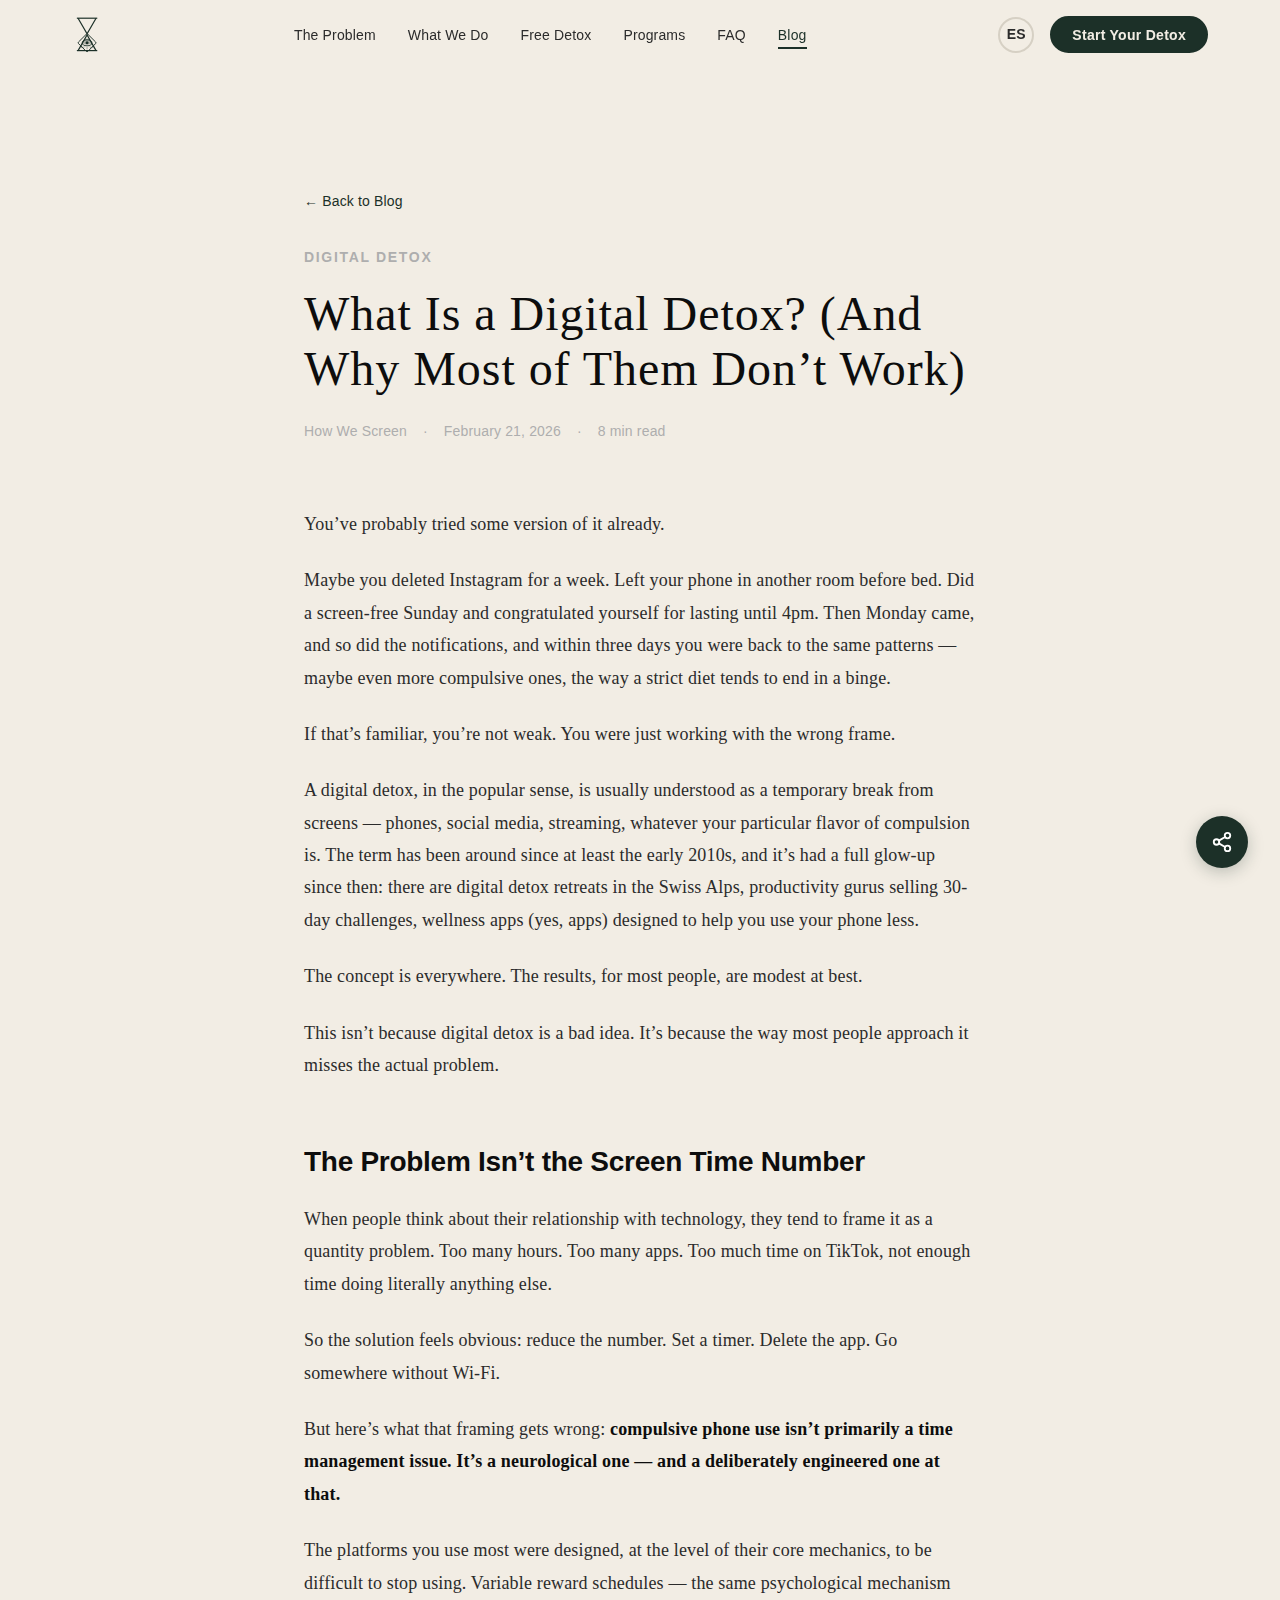
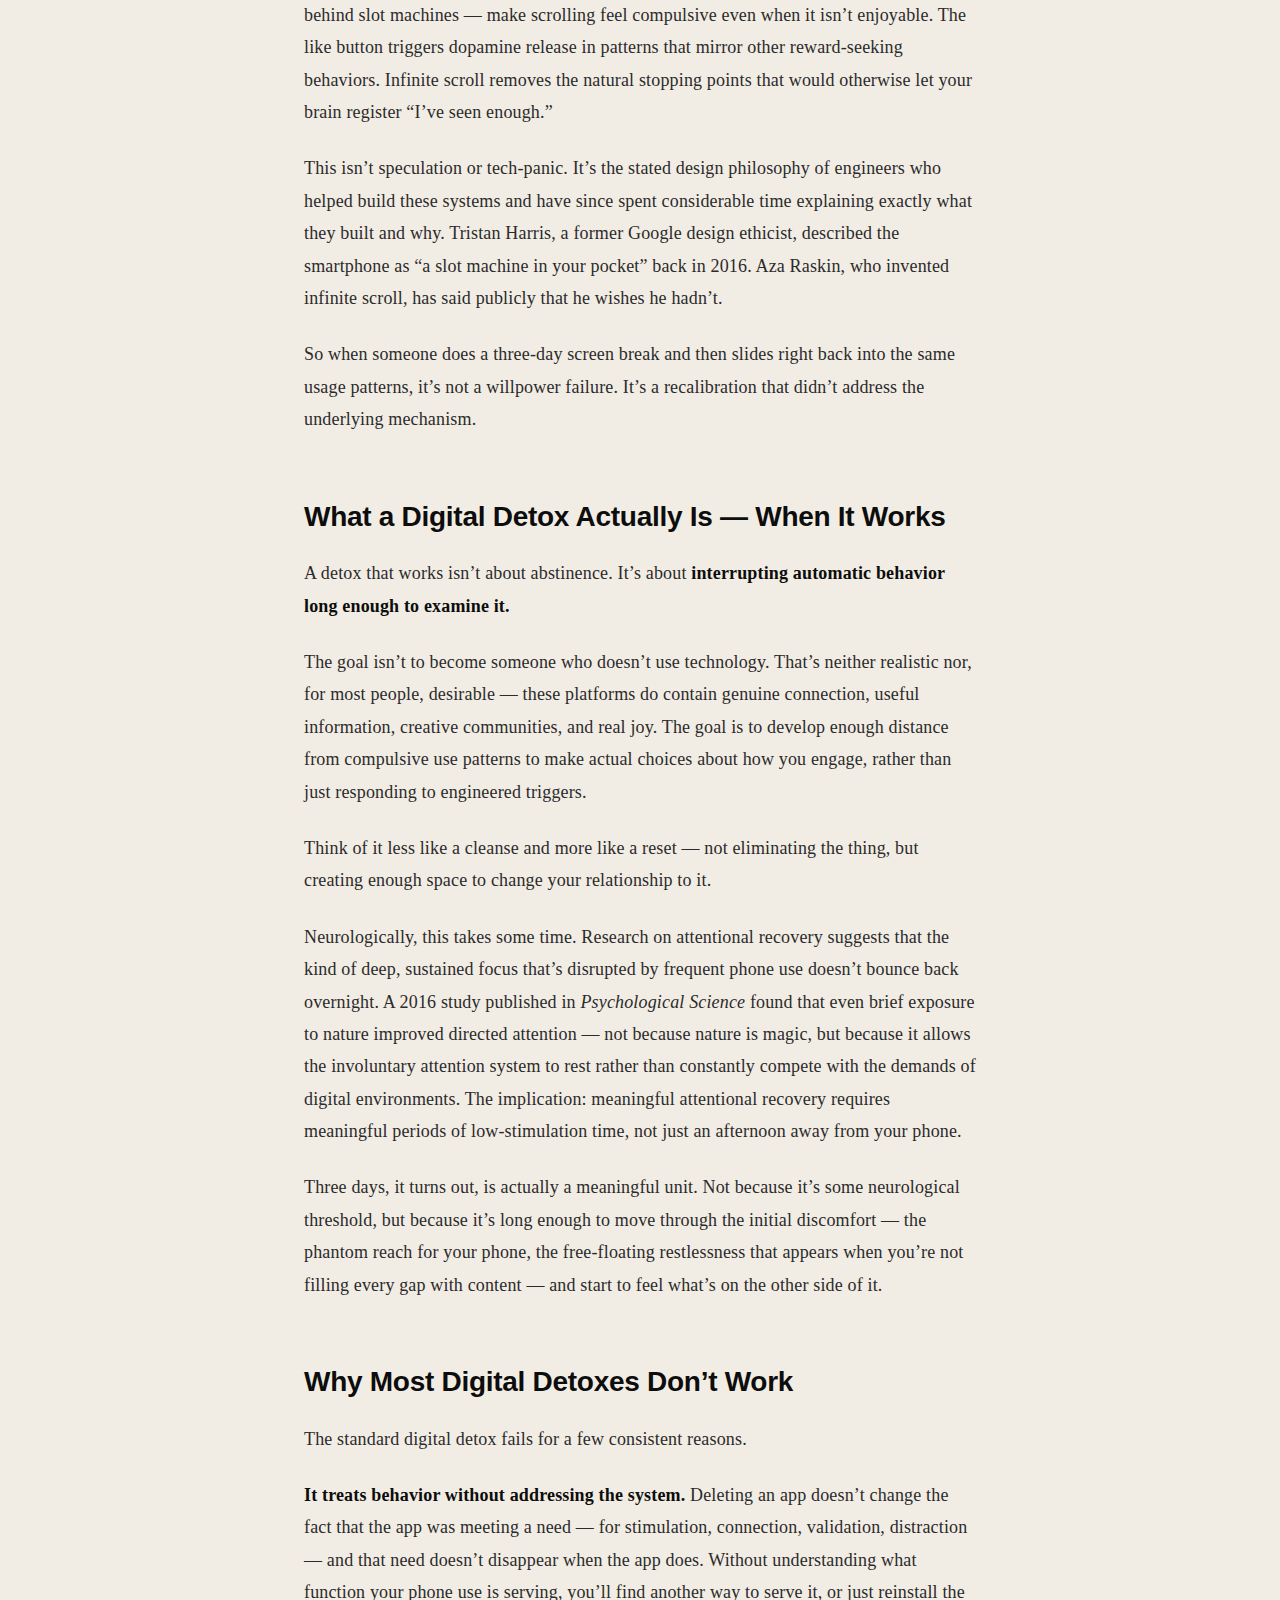
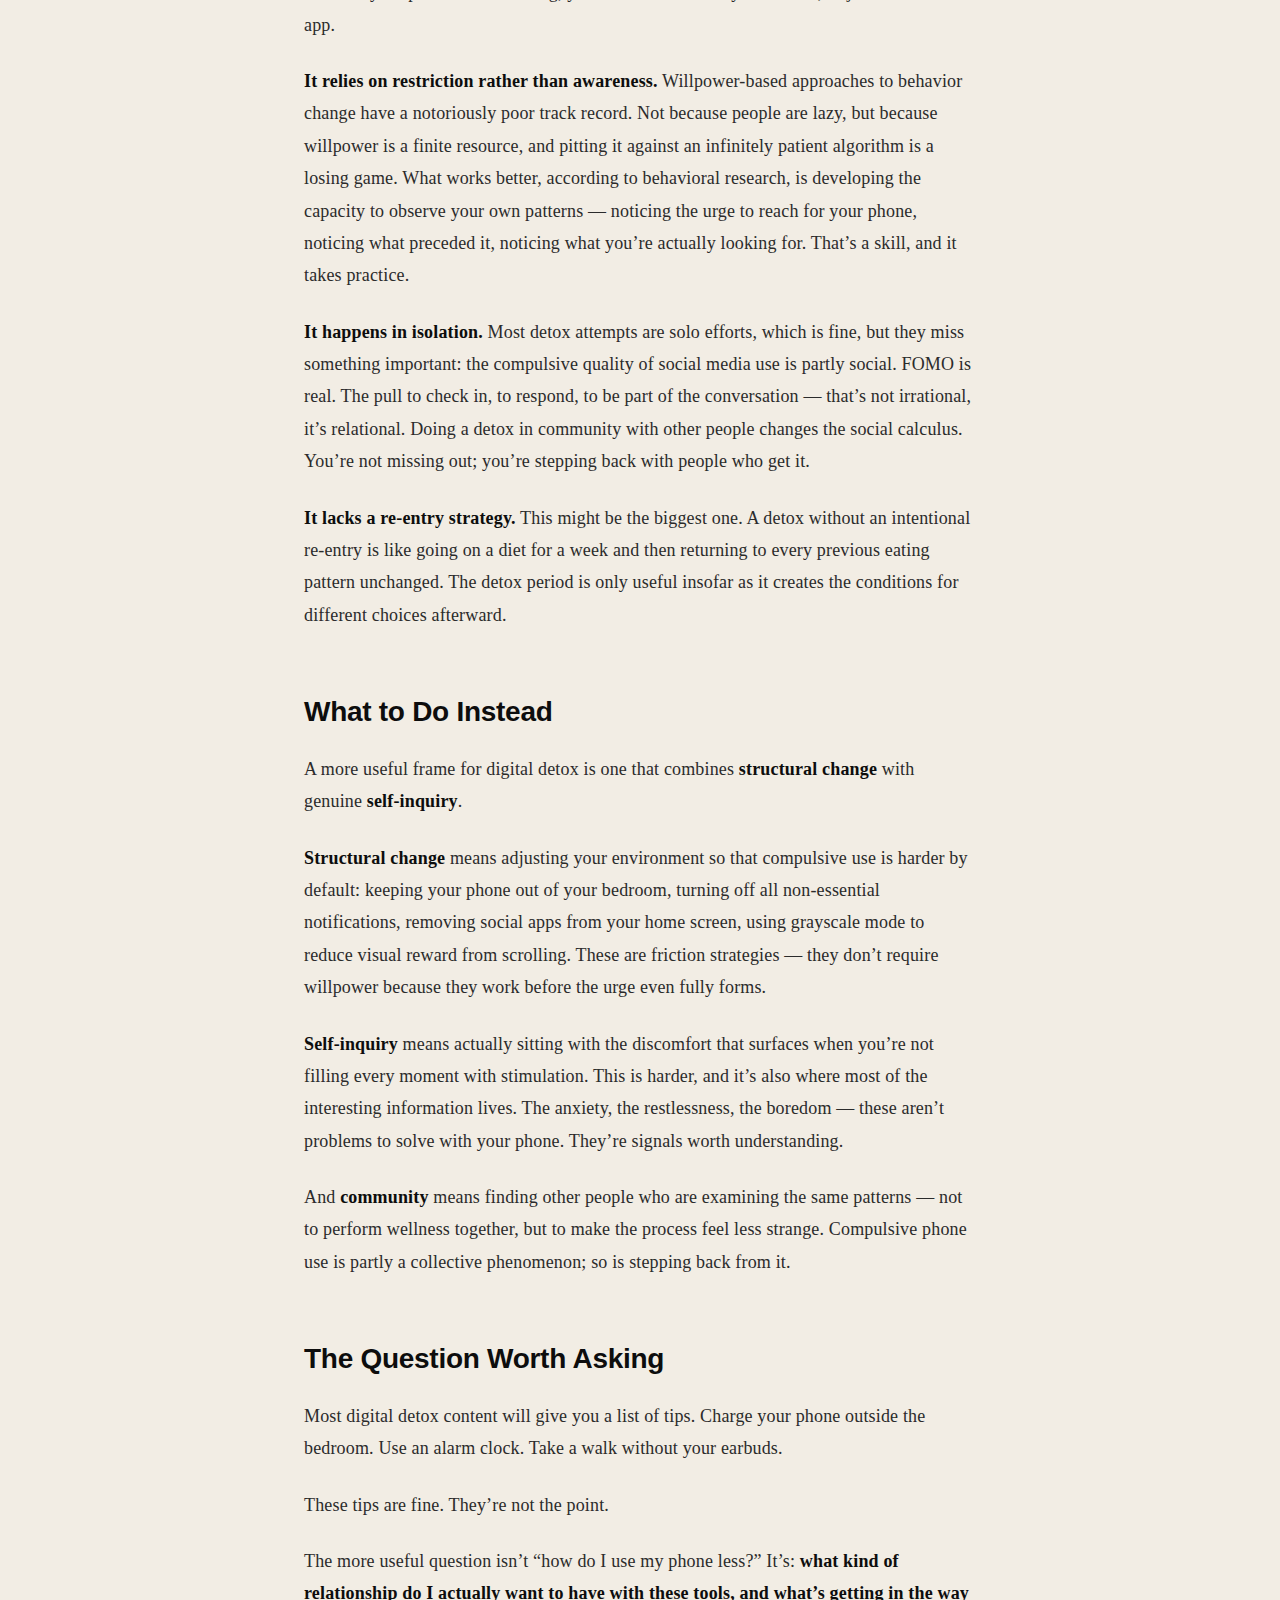
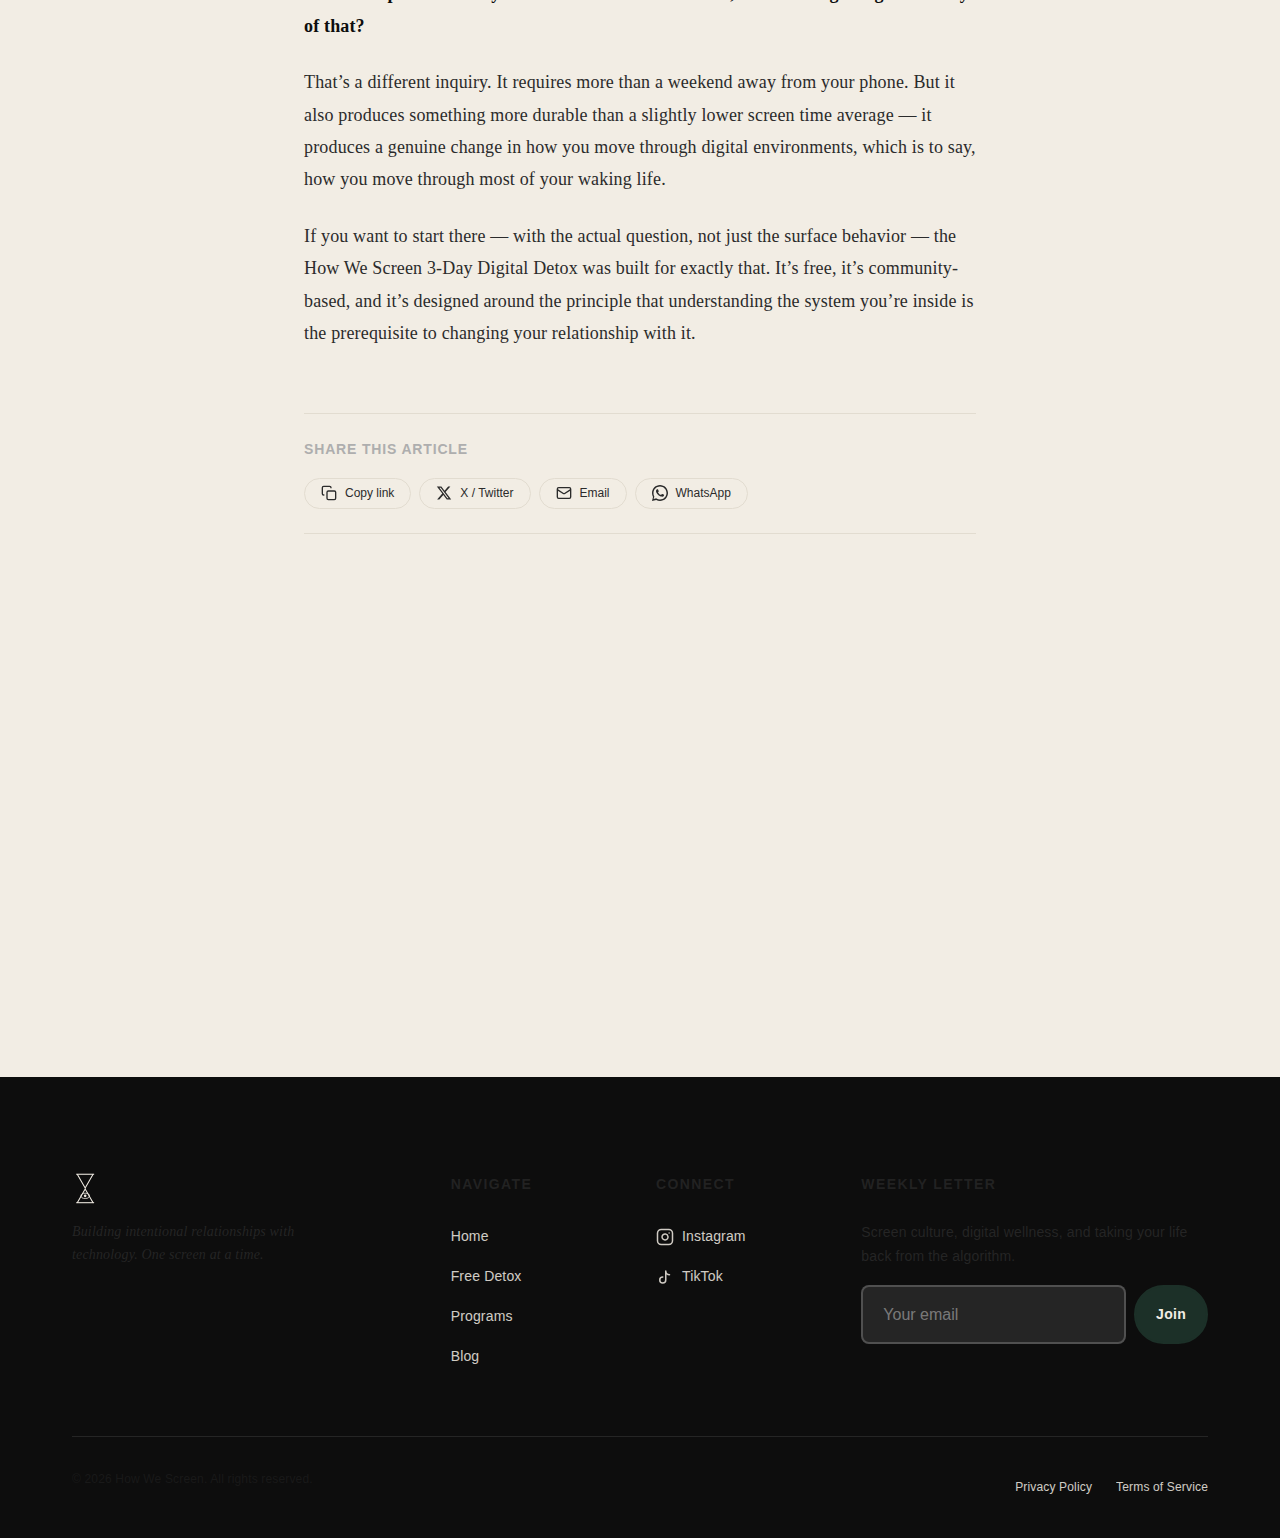
<file: blog/what-is-a-digital-detox.html>
<!DOCTYPE html>
<html lang="en">
<head>
  <!-- Google tag (gtag.js) -->
  <script async src="https://www.googletagmanager.com/gtag/js?id=G-R9B388K7XB"></script>
  <script>
    window.dataLayer = window.dataLayer || [];
    function gtag(){dataLayer.push(arguments);}
    gtag('js', new Date());
    gtag('config', 'G-R9B388K7XB');
  </script>
  <meta charset="UTF-8">
  <meta http-equiv="Content-Security-Policy"
        content="default-src 'self'; script-src 'self' https://f.convertkit.com https://www.googletagmanager.com https://www.google-analytics.com; style-src 'self' 'unsafe-inline'; img-src 'self' data: blob: https://www.googletagmanager.com https://www.google-analytics.com; form-action 'self' https://app.kit.com; connect-src 'self' https://app.kit.com https://www.google-analytics.com https://analytics.google.com https://www.googletagmanager.com;">
  <meta name="viewport" content="width=device-width, initial-scale=1.0">
  <title>What Is a Digital Detox? (And Why Most of Them Don't Work) | How We Screen</title>
  <meta name="description" content="A digital detox sounds simple — put the phone down, feel better. But most people try one and end up right back where they started. Here's why, and what actually works.">
  <meta name="keywords" content="digital detox, what is a digital detox, does digital detox work, digital detox benefits, screen time, phone addiction">

  <!-- Canonical URL -->
  <link rel="canonical" href="https://howwescreen.org/blog/what-is-a-digital-detox.html">
  <link rel="alternate" hreflang="en" href="https://howwescreen.org/blog/what-is-a-digital-detox.html">
  <link rel="alternate" hreflang="es" href="https://howwescreen.org/blog/what-is-a-digital-detox.html">

  <!-- Open Graph -->
  <meta property="og:title" content="What Is a Digital Detox? (And Why Most of Them Don't Work)">
  <meta property="og:description" content="A digital detox sounds simple — put the phone down, feel better. But most people try one and end up right back where they started.">
  <meta property="og:type" content="article">
  <meta property="og:site_name" content="How We Screen">
  <meta property="og:url" content="https://howwescreen.org/blog/what-is-a-digital-detox.html">
  <meta property="og:image" content="https://howwescreen.org/assets/og-image.png">
  <meta property="article:published_time" content="2026-02-21">
  <meta property="article:author" content="How We Screen">

  <!-- Twitter Card -->
  <meta name="twitter:card" content="summary_large_image">
  <meta name="twitter:title" content="What Is a Digital Detox? | How We Screen">
  <meta name="twitter:description" content="A digital detox sounds simple. But most people try one and end up right back where they started.">
  <meta name="twitter:image" content="https://howwescreen.org/assets/og-image.png">

  <!-- Favicon -->
  <link rel="icon" type="image/png" href="../FVFavicon.png">

  <!-- Preconnect for ConvertKit -->
  <link rel="preconnect" href="https://app.kit.com">
  <script src="https://f.convertkit.com/ckjs/ck.5.js" async></script>

  <!-- CSS -->
  <link rel="stylesheet" href="../css/reset.css">
  <link rel="stylesheet" href="../css/variables.css">
  <link rel="stylesheet" href="../css/base.css">
  <link rel="stylesheet" href="../css/layout.css">
  <link rel="stylesheet" href="../css/components.css">
  <link rel="stylesheet" href="../css/sections.css">
  <link rel="stylesheet" href="../css/animations.css">
  <link rel="stylesheet" href="../css/utilities.css">

  <!-- Structured Data -->
  <script type="application/ld+json">
  {
    "@context": "https://schema.org",
    "@type": "BlogPosting",
    "headline": "What Is a Digital Detox? (And Why Most of Them Don't Work)",
    "author": {
      "@type": "Organization",
      "name": "How We Screen",
      "url": "https://howwescreen.org"
    },
    "publisher": {
      "@type": "Organization",
      "name": "How We Screen",
      "url": "https://howwescreen.org"
    },
    "datePublished": "2026-02-21",
    "dateModified": "2026-02-21",
    "description": "A digital detox sounds simple — put the phone down, feel better. But most people try one and end up right back where they started. Here's why, and what actually works.",
    "mainEntityOfPage": "https://howwescreen.org/blog/what-is-a-digital-detox.html",
    "wordCount": 1800,
    "timeRequired": "PT8M"
  }
  </script>
</head>
<body>

  <!-- Skip link -->
  <a href="#article" class="skip-link">Skip to article</a>

  <!-- ======================== NAVIGATION ======================== -->
  <header class="nav" id="nav" role="banner">
    <div class="container nav__inner">
      <a href="../index.html" class="nav__logo" aria-label="How We Screen - Home">
        <svg class="nav__logo-svg" viewBox="0 0 50 60" width="36" height="43" fill="none" stroke="currentColor" stroke-width="2" aria-hidden="true">
          <line x1="8" y1="2" x2="42" y2="2"/>
          <path d="M10 2 L25 28 L40 2" fill="none"/>
          <path d="M20 38 Q25 34 30 38 L32 44 Q25 48 18 44 Z" fill="currentColor" stroke="none" opacity="0.3"/>
          <path d="M10 56 L25 30 L40 56" fill="none"/>
          <line x1="8" y1="56" x2="42" y2="56"/>
          <rect x="14" y="32" width="22" height="22" rx="2" transform="rotate(45 25 43)" fill="none" stroke-width="1.5"/>
          <ellipse cx="25" cy="43" rx="8" ry="5" fill="none" stroke-width="1.5"/>
          <circle cx="25" cy="43" r="2.5" fill="currentColor" stroke="none"/>
          <g stroke-width="1" opacity="0.6">
            <line x1="17" y1="48" x2="15" y2="52"/>
            <line x1="20" y1="49" x2="19" y2="53"/>
            <line x1="25" y1="50" x2="25" y2="54"/>
            <line x1="30" y1="49" x2="31" y2="53"/>
            <line x1="33" y1="48" x2="35" y2="52"/>
          </g>
        </svg>
      </a>

      <nav class="nav__menu" role="navigation" aria-label="Main navigation">
        <ul class="nav__list">
          <li><a href="../index.html#problem" class="nav__link">The Problem</a></li>
          <li><a href="../index.html#solution" class="nav__link">What We Do</a></li>
          <li><a href="../index.html#detox" class="nav__link">Free Detox</a></li>
          <li><a href="../index.html#pricing" class="nav__link">Programs</a></li>
          <li><a href="../index.html#faq" class="nav__link">FAQ</a></li>
          <li><a href="../blog.html" class="nav__link nav__link--active">Blog</a></li>
        </ul>
      </nav>

      <div class="nav__actions">
        <button class="lang-toggle" aria-label="Cambiar a español">ES</button>
        <a href="../index.html#detox" class="btn btn--primary btn--sm nav__cta" data-i18n="nav.cta">Start Your Detox</a>
      </div>

      <button class="nav__burger" id="nav-burger" aria-expanded="false" aria-controls="nav-mobile-menu" aria-label="Open navigation menu">
        <span></span><span></span><span></span>
      </button>
    </div>

    <div class="nav__menu--mobile" id="nav-mobile-menu" aria-hidden="true">
      <ul class="nav__list">
        <li><a href="../index.html#problem" class="nav__link">The Problem</a></li>
        <li><a href="../index.html#solution" class="nav__link">What We Do</a></li>
        <li><a href="../index.html#detox" class="nav__link">Free Detox</a></li>
        <li><a href="../index.html#pricing" class="nav__link">Programs</a></li>
        <li><a href="../index.html#faq" class="nav__link">FAQ</a></li>
        <li><a href="../blog.html" class="nav__link nav__link--active">Blog</a></li>
      </ul>
      <button class="lang-toggle" aria-label="Cambiar a español">ES</button>
      <a href="../index.html#detox" class="btn btn--primary" data-i18n="nav.cta">Start Your Detox</a>
    </div>
  </header>

  <main>
    <!-- ======================== ARTICLE ======================== -->
    <article class="section section--article" id="article">
      <div class="container container--narrow">

        <!-- Article header -->
        <header class="article-header">
          <a href="../blog.html" class="article-header__back">&larr; Back to Blog</a>
          <p class="section-label">Digital Detox</p>
          <h1 class="article-header__title">What Is a Digital Detox? (And Why Most of Them Don&rsquo;t Work)</h1>
          <div class="article-meta">
            <span class="article-meta__author">How We Screen</span>
            <span class="article-meta__separator">&middot;</span>
            <time class="article-meta__date" datetime="2026-02-21">February 21, 2026</time>
            <span class="article-meta__separator">&middot;</span>
            <span class="article-meta__read-time">8 min read</span>
          </div>
        </header>

        <!-- Article body -->
        <div class="article-content">

          <p>You&rsquo;ve probably tried some version of it already.</p>

          <p>Maybe you deleted Instagram for a week. Left your phone in another room before bed. Did a screen-free Sunday and congratulated yourself for lasting until 4pm. Then Monday came, and so did the notifications, and within three days you were back to the same patterns &mdash; maybe even more compulsive ones, the way a strict diet tends to end in a binge.</p>

          <p>If that&rsquo;s familiar, you&rsquo;re not weak. You were just working with the wrong frame.</p>

          <p>A digital detox, in the popular sense, is usually understood as a temporary break from screens &mdash; phones, social media, streaming, whatever your particular flavor of compulsion is. The term has been around since at least the early 2010s, and it&rsquo;s had a full glow-up since then: there are digital detox retreats in the Swiss Alps, productivity gurus selling 30-day challenges, wellness apps (yes, apps) designed to help you use your phone less.</p>

          <p>The concept is everywhere. The results, for most people, are modest at best.</p>

          <p>This isn&rsquo;t because digital detox is a bad idea. It&rsquo;s because the way most people approach it misses the actual problem.</p>

          <h2>The Problem Isn&rsquo;t the Screen Time Number</h2>

          <p>When people think about their relationship with technology, they tend to frame it as a quantity problem. Too many hours. Too many apps. Too much time on TikTok, not enough time doing literally anything else.</p>

          <p>So the solution feels obvious: reduce the number. Set a timer. Delete the app. Go somewhere without Wi-Fi.</p>

          <p>But here&rsquo;s what that framing gets wrong: <strong>compulsive phone use isn&rsquo;t primarily a time management issue. It&rsquo;s a neurological one &mdash; and a deliberately engineered one at that.</strong></p>

          <p>The platforms you use most were designed, at the level of their core mechanics, to be difficult to stop using. Variable reward schedules &mdash; the same psychological mechanism behind slot machines &mdash; make scrolling feel compulsive even when it isn&rsquo;t enjoyable. The like button triggers dopamine release in patterns that mirror other reward-seeking behaviors. Infinite scroll removes the natural stopping points that would otherwise let your brain register &ldquo;I&rsquo;ve seen enough.&rdquo;</p>

          <p>This isn&rsquo;t speculation or tech-panic. It&rsquo;s the stated design philosophy of engineers who helped build these systems and have since spent considerable time explaining exactly what they built and why. Tristan Harris, a former Google design ethicist, described the smartphone as &ldquo;a slot machine in your pocket&rdquo; back in 2016. Aza Raskin, who invented infinite scroll, has said publicly that he wishes he hadn&rsquo;t.</p>

          <p>So when someone does a three-day screen break and then slides right back into the same usage patterns, it&rsquo;s not a willpower failure. It&rsquo;s a recalibration that didn&rsquo;t address the underlying mechanism.</p>

          <h2>What a Digital Detox Actually Is &mdash; When It Works</h2>

          <p>A detox that works isn&rsquo;t about abstinence. It&rsquo;s about <strong>interrupting automatic behavior long enough to examine it.</strong></p>

          <p>The goal isn&rsquo;t to become someone who doesn&rsquo;t use technology. That&rsquo;s neither realistic nor, for most people, desirable &mdash; these platforms do contain genuine connection, useful information, creative communities, and real joy. The goal is to develop enough distance from compulsive use patterns to make actual choices about how you engage, rather than just responding to engineered triggers.</p>

          <p>Think of it less like a cleanse and more like a reset &mdash; not eliminating the thing, but creating enough space to change your relationship to it.</p>

          <p>Neurologically, this takes some time. Research on attentional recovery suggests that the kind of deep, sustained focus that&rsquo;s disrupted by frequent phone use doesn&rsquo;t bounce back overnight. A 2016 study published in <em>Psychological Science</em> found that even brief exposure to nature improved directed attention &mdash; not because nature is magic, but because it allows the involuntary attention system to rest rather than constantly compete with the demands of digital environments. The implication: meaningful attentional recovery requires meaningful periods of low-stimulation time, not just an afternoon away from your phone.</p>

          <p>Three days, it turns out, is actually a meaningful unit. Not because it&rsquo;s some neurological threshold, but because it&rsquo;s long enough to move through the initial discomfort &mdash; the phantom reach for your phone, the free-floating restlessness that appears when you&rsquo;re not filling every gap with content &mdash; and start to feel what&rsquo;s on the other side of it.</p>

          <h2>Why Most Digital Detoxes Don&rsquo;t Work</h2>

          <p>The standard digital detox fails for a few consistent reasons.</p>

          <p><strong>It treats behavior without addressing the system.</strong> Deleting an app doesn&rsquo;t change the fact that the app was meeting a need &mdash; for stimulation, connection, validation, distraction &mdash; and that need doesn&rsquo;t disappear when the app does. Without understanding what function your phone use is serving, you&rsquo;ll find another way to serve it, or just reinstall the app.</p>

          <p><strong>It relies on restriction rather than awareness.</strong> Willpower-based approaches to behavior change have a notoriously poor track record. Not because people are lazy, but because willpower is a finite resource, and pitting it against an infinitely patient algorithm is a losing game. What works better, according to behavioral research, is developing the capacity to observe your own patterns &mdash; noticing the urge to reach for your phone, noticing what preceded it, noticing what you&rsquo;re actually looking for. That&rsquo;s a skill, and it takes practice.</p>

          <p><strong>It happens in isolation.</strong> Most detox attempts are solo efforts, which is fine, but they miss something important: the compulsive quality of social media use is partly social. FOMO is real. The pull to check in, to respond, to be part of the conversation &mdash; that&rsquo;s not irrational, it&rsquo;s relational. Doing a detox in community with other people changes the social calculus. You&rsquo;re not missing out; you&rsquo;re stepping back with people who get it.</p>

          <p><strong>It lacks a re-entry strategy.</strong> This might be the biggest one. A detox without an intentional re-entry is like going on a diet for a week and then returning to every previous eating pattern unchanged. The detox period is only useful insofar as it creates the conditions for different choices afterward.</p>

          <h2>What to Do Instead</h2>

          <p>A more useful frame for digital detox is one that combines <strong>structural change</strong> with genuine <strong>self-inquiry</strong>.</p>

          <p><strong>Structural change</strong> means adjusting your environment so that compulsive use is harder by default: keeping your phone out of your bedroom, turning off all non-essential notifications, removing social apps from your home screen, using grayscale mode to reduce visual reward from scrolling. These are friction strategies &mdash; they don&rsquo;t require willpower because they work before the urge even fully forms.</p>

          <p><strong>Self-inquiry</strong> means actually sitting with the discomfort that surfaces when you&rsquo;re not filling every moment with stimulation. This is harder, and it&rsquo;s also where most of the interesting information lives. The anxiety, the restlessness, the boredom &mdash; these aren&rsquo;t problems to solve with your phone. They&rsquo;re signals worth understanding.</p>

          <p>And <strong>community</strong> means finding other people who are examining the same patterns &mdash; not to perform wellness together, but to make the process feel less strange. Compulsive phone use is partly a collective phenomenon; so is stepping back from it.</p>

          <h2>The Question Worth Asking</h2>

          <p>Most digital detox content will give you a list of tips. Charge your phone outside the bedroom. Use an alarm clock. Take a walk without your earbuds.</p>

          <p>These tips are fine. They&rsquo;re not the point.</p>

          <p>The more useful question isn&rsquo;t &ldquo;how do I use my phone less?&rdquo; It&rsquo;s: <strong>what kind of relationship do I actually want to have with these tools, and what&rsquo;s getting in the way of that?</strong></p>

          <p>That&rsquo;s a different inquiry. It requires more than a weekend away from your phone. But it also produces something more durable than a slightly lower screen time average &mdash; it produces a genuine change in how you move through digital environments, which is to say, how you move through most of your waking life.</p>

          <p>If you want to start there &mdash; with the actual question, not just the surface behavior &mdash; the How We Screen 3-Day Digital Detox was built for exactly that. It&rsquo;s free, it&rsquo;s community-based, and it&rsquo;s designed around the principle that understanding the system you&rsquo;re inside is the prerequisite to changing your relationship with it.</p>

        </div>

        <!-- Share bar -->
        <div class="share-bar">
          <p class="share-bar__label">Share this article</p>
          <div class="share-bar__options">
            <button class="share-option" data-share="copy">
              <svg width="16" height="16" viewBox="0 0 24 24" fill="none" stroke="currentColor" stroke-width="2" aria-hidden="true"><rect x="9" y="9" width="13" height="13" rx="2"/><path d="M5 15H4a2 2 0 0 1-2-2V4a2 2 0 0 1 2-2h9a2 2 0 0 1 2 2v1"/></svg>
              Copy link
            </button>
            <button class="share-option" data-share="twitter">
              <svg width="16" height="16" viewBox="0 0 24 24" fill="currentColor" aria-hidden="true"><path d="M18.244 2.25h3.308l-7.227 8.26 8.502 11.24H16.17l-5.214-6.817L4.99 21.75H1.68l7.73-8.835L1.254 2.25H8.08l4.713 6.231zm-1.161 17.52h1.833L7.084 4.126H5.117z"/></svg>
              X / Twitter
            </button>
            <button class="share-option" data-share="email">
              <svg width="16" height="16" viewBox="0 0 24 24" fill="none" stroke="currentColor" stroke-width="2" aria-hidden="true"><rect x="2" y="4" width="20" height="16" rx="2"/><path d="m22 7-8.97 5.7a1.94 1.94 0 0 1-2.06 0L2 7"/></svg>
              Email
            </button>
            <button class="share-option" data-share="whatsapp">
              <svg width="16" height="16" viewBox="0 0 24 24" fill="currentColor" aria-hidden="true"><path d="M17.472 14.382c-.297-.149-1.758-.867-2.03-.967-.273-.099-.471-.148-.67.15-.197.297-.767.966-.94 1.164-.173.199-.347.223-.644.075-.297-.15-1.255-.463-2.39-1.475-.883-.788-1.48-1.761-1.653-2.059-.173-.297-.018-.458.13-.606.134-.133.298-.347.446-.52.149-.174.198-.298.298-.497.099-.198.05-.371-.025-.52-.075-.149-.669-1.612-.916-2.207-.242-.579-.487-.5-.669-.51-.173-.008-.371-.01-.57-.01-.198 0-.52.074-.792.372-.272.297-1.04 1.016-1.04 2.479 0 1.462 1.065 2.875 1.213 3.074.149.198 2.096 3.2 5.077 4.487.709.306 1.262.489 1.694.625.712.227 1.36.195 1.871.118.571-.085 1.758-.719 2.006-1.413.248-.694.248-1.289.173-1.413-.074-.124-.272-.198-.57-.347z"/><path d="M12 0C5.373 0 0 5.373 0 12c0 2.111.547 4.099 1.504 5.831L0 24l6.335-1.652A11.943 11.943 0 0 0 12 24c6.627 0 12-5.373 12-12S18.627 0 12 0zm0 21.75c-1.883 0-3.678-.52-5.249-1.484l-.375-.222-3.897 1.02 1.04-3.797-.247-.392A9.71 9.71 0 0 1 2.25 12c0-5.385 4.365-9.75 9.75-9.75s9.75 4.365 9.75 9.75-4.365 9.75-9.75 9.75z"/></svg>
              WhatsApp
            </button>
          </div>
        </div>

        <!-- CTA -->
        <div class="article-cta reveal">
          <h3 class="article-cta__title">Ready to try it yourself?</h3>
          <p class="article-cta__text">Start with our free 3-Day Digital Detox &mdash; no apps, no guilt, just three days of guided reset delivered to your inbox.</p>
          <form
            action="https://app.kit.com/forms/9070045/subscriptions"
            method="post"
            class="inline-form"
            data-sv-form="9070045"
            data-uid="da07d62314"
            id="article-detox-form"
          >
            <label for="article-email" class="visually-hidden">Email address</label>
            <input type="email" id="article-email" name="email_address" placeholder="you@email.com" class="input" required autocomplete="email">
            <button type="submit" class="btn btn--primary">Send Me The Reset</button>
          </form>
          <div class="form-success" id="article-detox-form-success" hidden>
            <p>Welcome in! Check your inbox and confirm your email to start Day 1.</p>
          </div>
          <div class="form-error" id="article-detox-form-error" hidden>
            <p>Hmm, that didn&rsquo;t work. Mind trying again?</p>
          </div>
          <p class="form-note">Free. No spam. Unsubscribe anytime.</p>
        </div>

      </div>
    </article>
  </main>

  <!-- ======================== FOOTER ======================== -->
  <footer class="footer" id="footer">
    <div class="container">
      <div class="footer__grid">
        <div class="footer__brand">
          <div class="footer__logo">
            <svg viewBox="0 0 50 60" width="28" height="34" fill="none" stroke="currentColor" stroke-width="2" aria-hidden="true">
              <line x1="8" y1="2" x2="42" y2="2"/>
              <path d="M10 2 L25 28 L40 2" fill="none"/>
              <path d="M10 56 L25 30 L40 56" fill="none"/>
              <line x1="8" y1="56" x2="42" y2="56"/>
              <ellipse cx="25" cy="43" rx="8" ry="5" fill="none" stroke-width="1.5"/>
              <circle cx="25" cy="43" r="2.5" fill="currentColor" stroke="none"/>
            </svg>
          </div>
          <p class="footer__tagline">Building intentional relationships with technology. One screen at a time.</p>
        </div>

        <div>
          <p class="footer__heading">Navigate</p>
          <div class="footer__links">
            <a href="../index.html">Home</a>
            <a href="../index.html#detox">Free Detox</a>
            <a href="../index.html#pricing">Programs</a>
            <a href="../blog.html">Blog</a>
          </div>
        </div>

        <div>
          <p class="footer__heading">Connect</p>
          <div class="footer__links">
            <a href="https://www.instagram.com/howwescreen" target="_blank" rel="noopener noreferrer" class="footer__social-link">
              <svg width="18" height="18" viewBox="0 0 24 24" fill="none" stroke="currentColor" stroke-width="2" stroke-linecap="round" stroke-linejoin="round" aria-hidden="true">
                <rect x="2" y="2" width="20" height="20" rx="5" ry="5"/>
                <path d="M16 11.37A4 4 0 1 1 12.63 8 4 4 0 0 1 16 11.37z"/>
                <line x1="17.5" y1="6.5" x2="17.51" y2="6.5"/>
              </svg>
              Instagram
            </a>
            <a href="https://www.tiktok.com/@howwescreen" target="_blank" rel="noopener noreferrer" class="footer__social-link">
              <svg width="18" height="18" viewBox="0 0 24 24" fill="none" stroke="currentColor" stroke-width="2" stroke-linecap="round" stroke-linejoin="round" aria-hidden="true">
                <path d="M9 12a4 4 0 1 0 4 4V4a5 5 0 0 0 5 5"/>
              </svg>
              TikTok
            </a>
          </div>
        </div>

        <div class="footer__newsletter">
          <p class="footer__heading">Weekly Letter</p>
          <p style="font-size: var(--text-sm); opacity: 0.8; margin-bottom: var(--space-md);">Screen culture, digital wellness, and taking your life back from the algorithm.</p>
          <form action="https://app.kit.com/forms/9073578/subscriptions" method="post" class="newsletter-form inline-form" data-sv-form="9073578" data-uid="f0bed3858c" id="footer-form">
            <label for="footer-email-article" class="visually-hidden">Email address</label>
            <input type="email" id="footer-email-article" name="email_address" placeholder="Your email" class="input" required autocomplete="email">
            <button type="submit" class="btn btn--primary btn--sm">Join</button>
          </form>
          <div class="form-success" id="footer-form-success" hidden>
            <p style="font-size: var(--text-sm);">Almost there! Check your inbox to confirm your subscription.</p>
          </div>
        </div>
      </div>

      <div class="footer__bottom">
        <p class="footer__copyright">&copy; 2026 How We Screen. All rights reserved.</p>
        <div class="footer__legal">
          <a href="../privacy-policy.html">Privacy Policy</a>
          <a href="../terms-of-service.html">Terms of Service</a>
        </div>
      </div>
    </div>
  </footer>

  <!-- Share FAB -->
  <div class="share-fab-wrapper">
    <button class="share-fab" aria-label="Share this page" aria-expanded="false">
      <svg viewBox="0 0 24 24" fill="none" stroke="currentColor" stroke-width="2" stroke-linecap="round" stroke-linejoin="round" aria-hidden="true">
        <circle cx="18" cy="5" r="3"/><circle cx="6" cy="12" r="3"/><circle cx="18" cy="19" r="3"/>
        <line x1="8.59" y1="13.51" x2="15.42" y2="17.49"/><line x1="15.41" y1="6.51" x2="8.59" y2="10.49"/>
      </svg>
    </button>
    <div class="share-popover" role="menu">
      <button class="share-option" data-share="copy" role="menuitem">
        <svg viewBox="0 0 24 24" fill="none" stroke="currentColor" stroke-width="2" stroke-linecap="round" stroke-linejoin="round"><rect x="9" y="9" width="13" height="13" rx="2"/><path d="M5 15H4a2 2 0 0 1-2-2V4a2 2 0 0 1 2-2h9a2 2 0 0 1 2 2v1"/></svg>
        Copy link
      </button>
      <button class="share-option" data-share="twitter" role="menuitem">
        <svg viewBox="0 0 24 24" fill="currentColor"><path d="M18.244 2.25h3.308l-7.227 8.26 8.502 11.24H16.17l-5.214-6.817L4.99 21.75H1.68l7.73-8.835L1.254 2.25H8.08l4.713 6.231zm-1.161 17.52h1.833L7.084 4.126H5.117z"/></svg>
        X / Twitter
      </button>
      <button class="share-option" data-share="email" role="menuitem">
        <svg viewBox="0 0 24 24" fill="none" stroke="currentColor" stroke-width="2" stroke-linecap="round" stroke-linejoin="round"><path d="M4 4h16c1.1 0 2 .9 2 2v12c0 1.1-.9 2-2 2H4c-1.1 0-2-.9-2-2V6c0-1.1.9-2 2-2z"/><polyline points="22,6 12,13 2,6"/></svg>
        Email
      </button>
      <button class="share-option" data-share="whatsapp" role="menuitem">
        <svg viewBox="0 0 24 24" fill="currentColor"><path d="M17.472 14.382c-.297-.149-1.758-.867-2.03-.967-.273-.099-.471-.148-.67.15-.197.297-.767.966-.94 1.164-.173.199-.347.223-.644.075-.297-.15-1.255-.463-2.39-1.475-.883-.788-1.48-1.761-1.653-2.059-.173-.297-.018-.458.13-.606.134-.133.298-.347.446-.52.149-.174.198-.298.298-.497.099-.198.05-.371-.025-.52-.075-.149-.669-1.612-.916-2.207-.242-.579-.487-.5-.669-.51-.173-.008-.371-.01-.57-.01-.198 0-.52.074-.792.372-.272.297-1.04 1.016-1.04 2.479 0 1.462 1.065 2.875 1.213 3.074.149.198 2.096 3.2 5.077 4.487.709.306 1.262.489 1.694.625.712.227 1.36.195 1.871.118.571-.085 1.758-.719 2.006-1.413.248-.694.248-1.289.173-1.413-.074-.124-.272-.198-.57-.347m-5.421 7.403h-.004a9.87 9.87 0 01-5.031-1.378l-.361-.214-3.741.982.998-3.648-.235-.374a9.86 9.86 0 01-1.51-5.26c.001-5.45 4.436-9.884 9.888-9.884 2.64 0 5.122 1.03 6.988 2.898a9.825 9.825 0 012.893 6.994c-.003 5.45-4.437 9.884-9.885 9.884m8.413-18.297A11.815 11.815 0 0012.05 0C5.495 0 .16 5.335.157 11.892c0 2.096.547 4.142 1.588 5.945L.057 24l6.305-1.654a11.882 11.882 0 005.683 1.448h.005c6.554 0 11.89-5.335 11.893-11.893a11.821 11.821 0 00-3.48-8.413z"/></svg>
        WhatsApp
      </button>
    </div>
  </div>

  <!-- JavaScript -->
  <script defer src="../js/site-data.js"></script>
  <script defer src="../js/site-renderer.js"></script>
  <script defer src="../js/scroll-animations.js"></script>
  <script defer src="../js/mobile-menu.js"></script>
  <script defer src="../js/smooth-scroll.js"></script>
  <script defer src="../js/form-handler.js"></script>
  <script defer src="../js/share.js"></script>
  <script defer src="../js/i18n.js"></script>
  <script defer src="../js/main.js"></script>
</body>
</html>
</file>
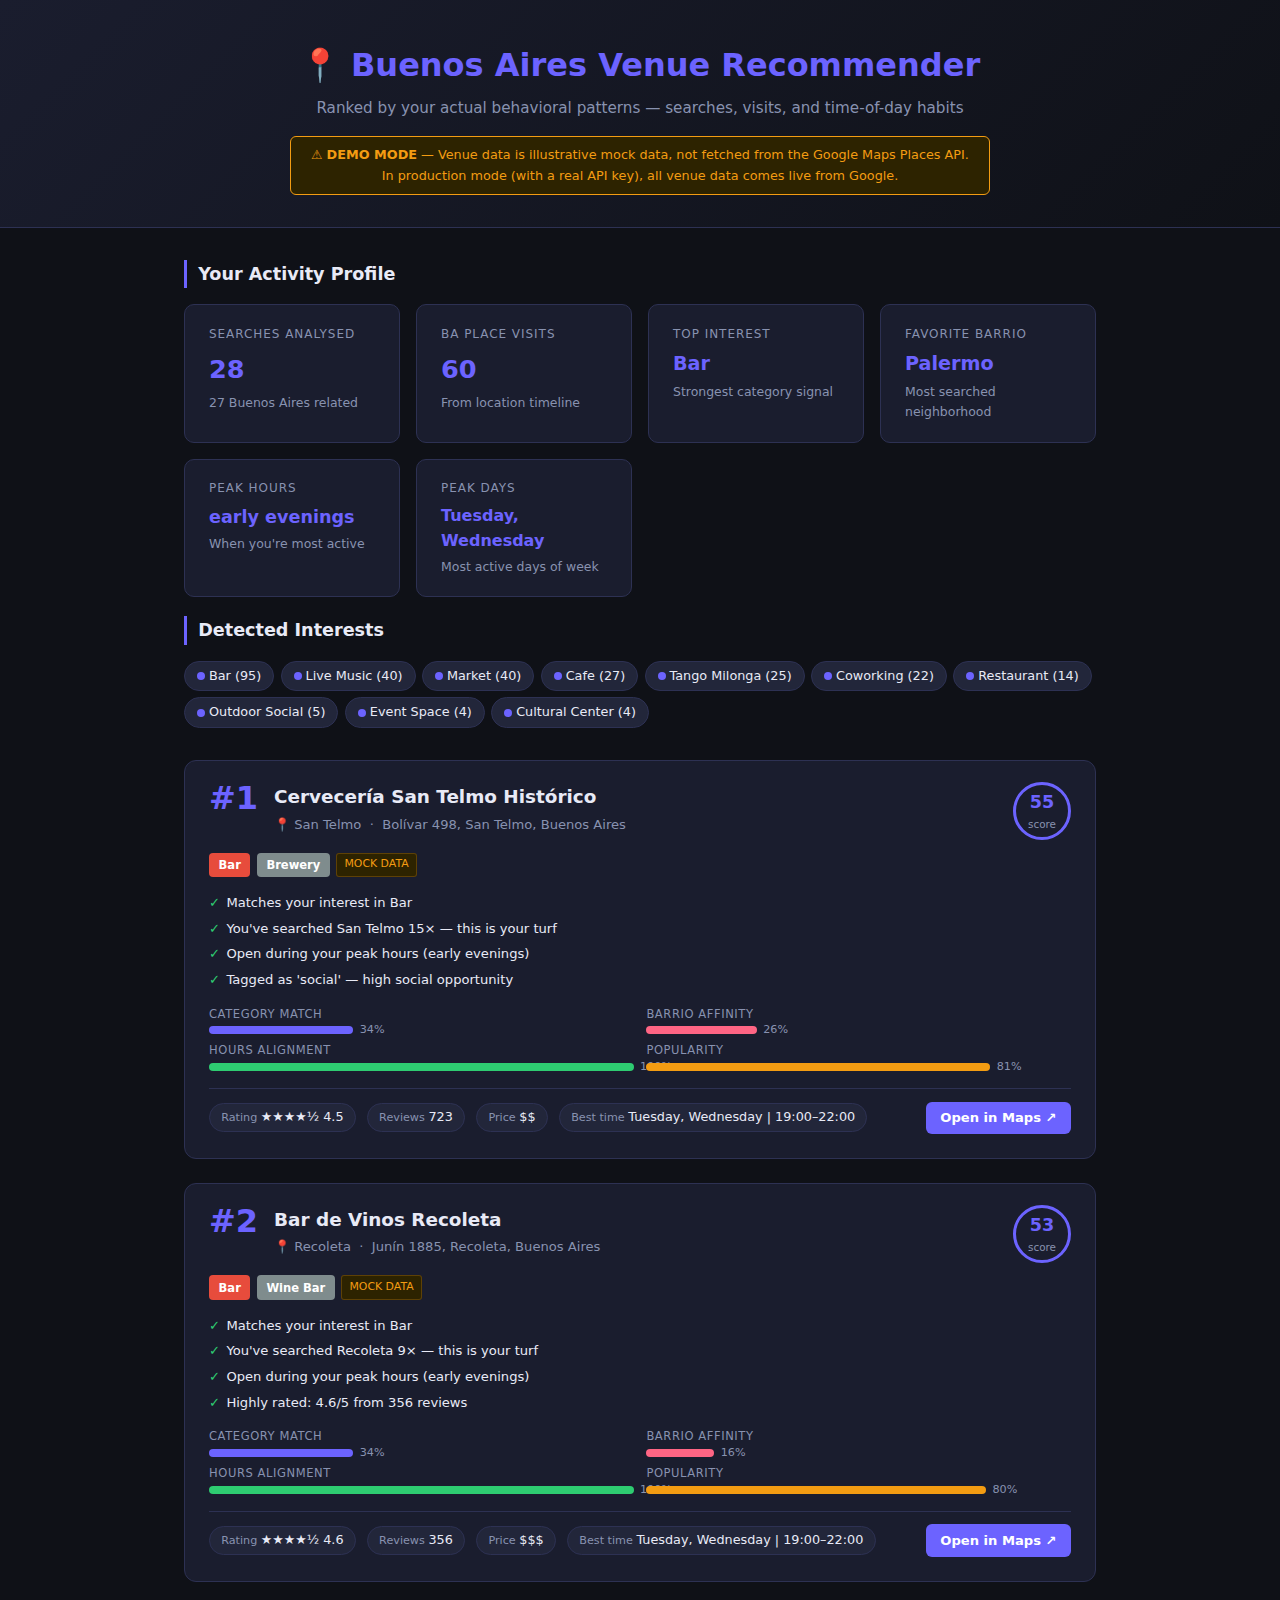
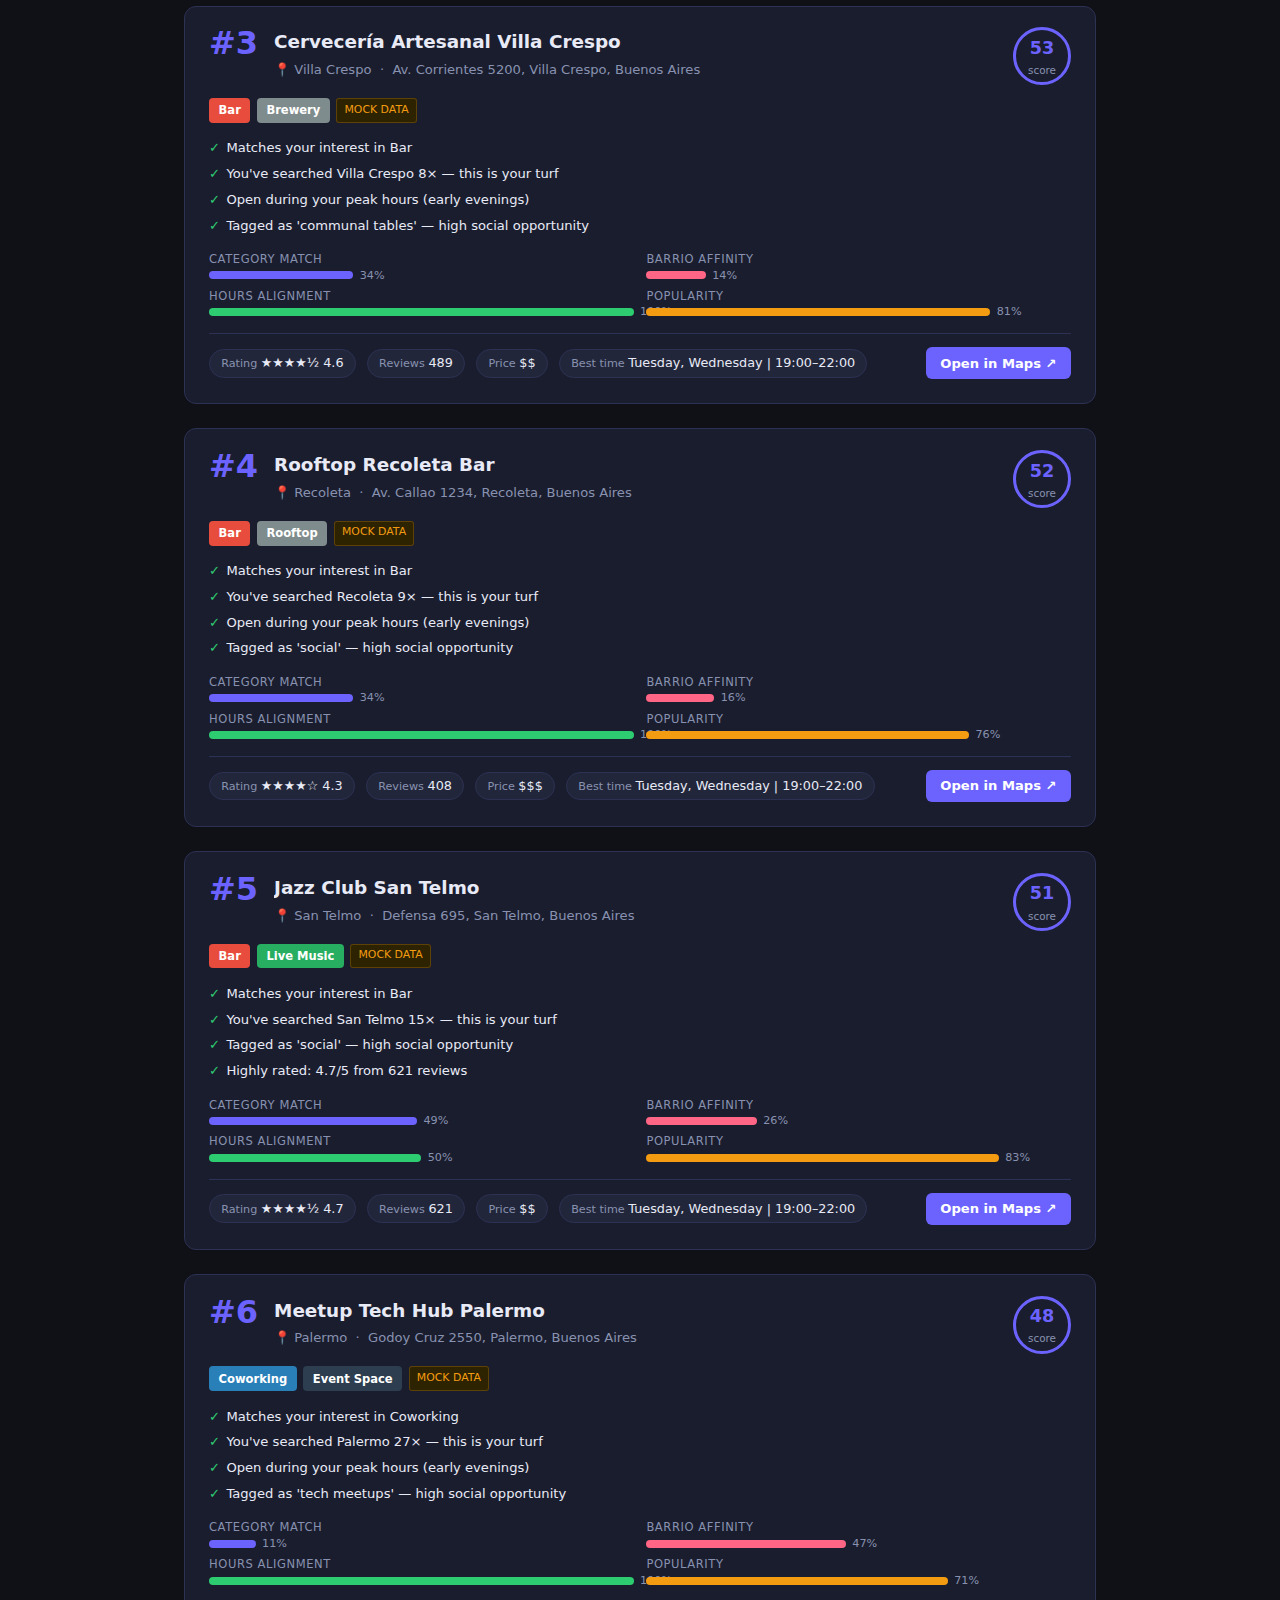
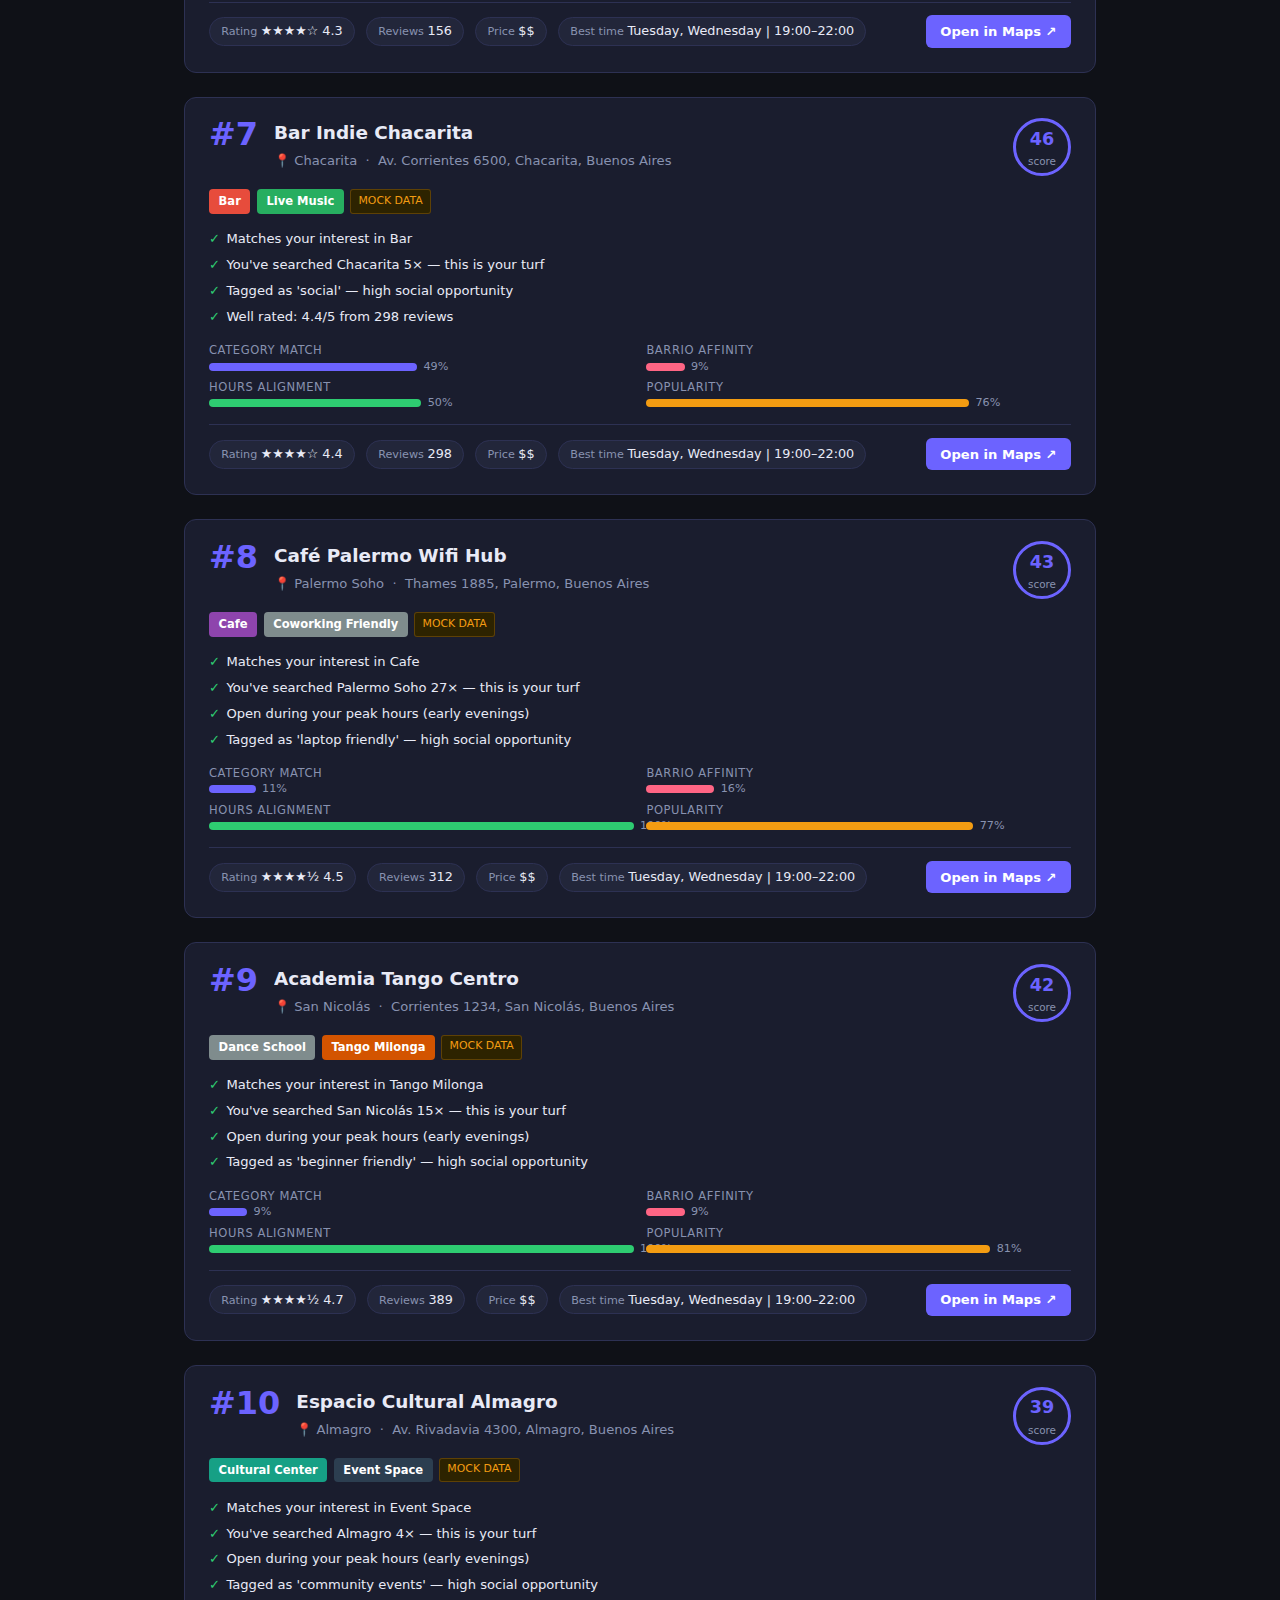
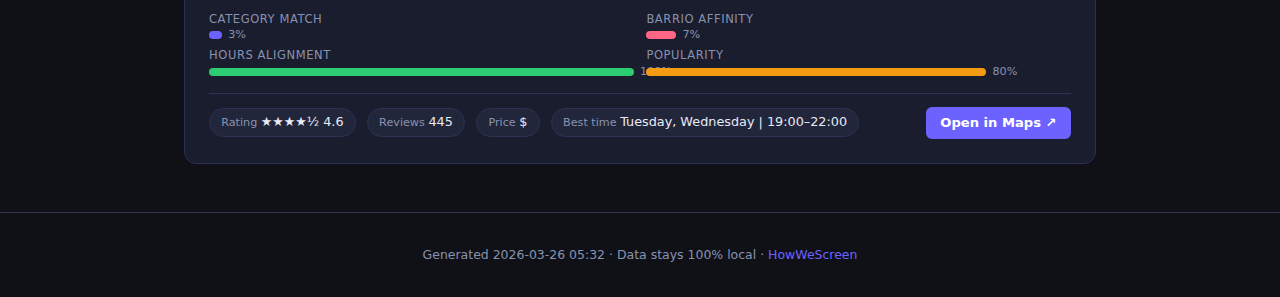
<file: venue-recommender/recommendations.html>
<!DOCTYPE html>
<html lang="en">
<head>
<meta charset="UTF-8">
<meta name="viewport" content="width=device-width, initial-scale=1.0">
<title>Buenos Aires Venue Recommender</title>
<style>
  :root {
    --bg: #0f1117;
    --card: #1a1d2e;
    --card2: #22263a;
    --accent: #6c63ff;
    --accent2: #ff6584;
    --text: #e8eaf6;
    --muted: #8892b0;
    --border: #2d3153;
    --green: #2ecc71;
    --orange: #f39c12;
    --red: #e74c3c;
  }
  *, *::before, *::after { box-sizing: border-box; margin: 0; padding: 0; }
  body {
    font-family: 'Segoe UI', system-ui, -apple-system, sans-serif;
    background: var(--bg);
    color: var(--text);
    line-height: 1.6;
    min-height: 100vh;
  }
  a { color: var(--accent); text-decoration: none; }
  a:hover { text-decoration: underline; }

  /* Header */
  header {
    background: linear-gradient(135deg, #1a1d2e 0%, #0f1117 100%);
    border-bottom: 1px solid var(--border);
    padding: 2.5rem 2rem 2rem;
    text-align: center;
  }
  header h1 { font-size: 2rem; font-weight: 700; color: var(--accent); margin-bottom: .3rem; }
  header p.subtitle { color: var(--muted); font-size: .95rem; }
  .disclaimer {
    display: inline-block;
    margin-top: 1rem;
    background: #2d2300;
    border: 1px solid #f39c12;
    border-radius: 6px;
    padding: .5rem 1rem;
    font-size: .8rem;
    color: #f39c12;
    max-width: 700px;
  }

  /* Profile summary */
  .profile-section {
    max-width: 960px;
    margin: 2rem auto;
    padding: 0 1.5rem;
  }
  .profile-grid {
    display: grid;
    grid-template-columns: repeat(auto-fit, minmax(200px, 1fr));
    gap: 1rem;
    margin-top: 1rem;
  }
  .stat-card {
    background: var(--card);
    border: 1px solid var(--border);
    border-radius: 10px;
    padding: 1.2rem 1.5rem;
  }
  .stat-card .label { font-size: .75rem; text-transform: uppercase; letter-spacing: .08em; color: var(--muted); margin-bottom: .3rem; }
  .stat-card .value { font-size: 1.6rem; font-weight: 700; color: var(--accent); }
  .stat-card .sub { font-size: .78rem; color: var(--muted); margin-top: .2rem; }

  /* Section headings */
  .section-title {
    font-size: 1.1rem;
    font-weight: 600;
    color: var(--text);
    border-left: 3px solid var(--accent);
    padding-left: .7rem;
    margin-bottom: 1rem;
  }

  /* Interest tags */
  .interests {
    display: flex;
    flex-wrap: wrap;
    gap: .4rem;
    margin: 1rem 0;
  }
  .int-tag {
    background: var(--card2);
    border: 1px solid var(--border);
    border-radius: 20px;
    padding: .25rem .75rem;
    font-size: .8rem;
    color: var(--text);
  }
  .int-tag span.dot {
    display: inline-block;
    width: 8px;
    height: 8px;
    border-radius: 50%;
    background: var(--accent);
    margin-right: 4px;
    vertical-align: middle;
  }

  /* Venue cards */
  .venues {
    max-width: 960px;
    margin: 0 auto 3rem;
    padding: 0 1.5rem;
    display: grid;
    gap: 1.5rem;
  }
  .venue-card {
    background: var(--card);
    border: 1px solid var(--border);
    border-radius: 12px;
    overflow: hidden;
    transition: transform .15s, box-shadow .15s;
  }
  .venue-card:hover {
    transform: translateY(-2px);
    box-shadow: 0 8px 30px rgba(108,99,255,.15);
  }
  .venue-header {
    display: flex;
    align-items: flex-start;
    justify-content: space-between;
    padding: 1.3rem 1.5rem .8rem;
    gap: 1rem;
  }
  .venue-rank {
    font-size: 2rem;
    font-weight: 900;
    color: var(--accent);
    min-width: 2.5rem;
    line-height: 1;
  }
  .venue-title-group { flex: 1; min-width: 0; }
  .venue-name {
    font-size: 1.15rem;
    font-weight: 700;
    color: var(--text);
    white-space: nowrap;
    overflow: hidden;
    text-overflow: ellipsis;
  }
  .venue-meta {
    font-size: .82rem;
    color: var(--muted);
    margin-top: .15rem;
  }
  .venue-score-circle {
    flex-shrink: 0;
    width: 58px;
    height: 58px;
    border-radius: 50%;
    border: 3px solid var(--accent);
    display: flex;
    flex-direction: column;
    align-items: center;
    justify-content: center;
    font-size: .65rem;
    color: var(--muted);
    text-align: center;
  }
  .venue-score-circle .big { font-size: 1.1rem; font-weight: 800; color: var(--accent); }

  .venue-body {
    padding: 0 1.5rem 1.5rem;
  }
  .venue-cats { display: flex; flex-wrap: wrap; gap: .4rem; margin-bottom: .9rem; }
  .badge {
    display: inline-block;
    padding: .2rem .6rem;
    border-radius: 4px;
    font-size: .72rem;
    font-weight: 600;
    color: #fff;
  }

  /* Score breakdown */
  .score-breakdown {
    display: grid;
    grid-template-columns: repeat(2, 1fr);
    gap: .4rem .8rem;
    margin-bottom: 1rem;
    font-size: .78rem;
  }
  .score-row { display: flex; flex-direction: column; gap: 2px; }
  .score-row label { color: var(--muted); font-size: .72rem; text-transform: uppercase; letter-spacing: .05em; }
  .score-bar-wrap {
    display: flex;
    align-items: center;
    gap: .4rem;
    height: 10px;
  }
  .score-bar {
    height: 8px;
    border-radius: 4px;
    min-width: 4px;
    max-width: 100%;
    flex-shrink: 0;
  }
  .score-pct { font-size: .7rem; color: var(--muted); white-space: nowrap; }

  /* Reasons */
  .reasons { margin-bottom: .9rem; }
  .reasons .reason-item {
    display: flex;
    align-items: flex-start;
    gap: .4rem;
    font-size: .82rem;
    color: var(--text);
    margin-bottom: .3rem;
  }
  .reason-item .icon { color: var(--green); flex-shrink: 0; }

  /* Best times & stats */
  .venue-footer {
    display: flex;
    flex-wrap: wrap;
    gap: .7rem;
    align-items: center;
    padding-top: .8rem;
    border-top: 1px solid var(--border);
    font-size: .8rem;
  }
  .info-chip {
    background: var(--card2);
    border: 1px solid var(--border);
    border-radius: 20px;
    padding: .2rem .7rem;
    color: var(--text);
    white-space: nowrap;
  }
  .info-chip .chip-label { color: var(--muted); font-size: .7rem; }
  .maps-link {
    margin-left: auto;
    background: var(--accent);
    color: #fff !important;
    padding: .35rem .9rem;
    border-radius: 6px;
    font-weight: 600;
    font-size: .82rem;
    white-space: nowrap;
  }
  .maps-link:hover { background: #5a52d5; text-decoration: none; }
  .data-badge {
    font-size: .68rem;
    padding: .1rem .45rem;
    border-radius: 3px;
    background: #2d2300;
    color: #f39c12;
    border: 1px solid #f39c1240;
  }

  /* Warnings */
  .warnings-section {
    max-width: 960px;
    margin: 0 auto 2rem;
    padding: 0 1.5rem;
  }
  .warning-box {
    background: #1a1400;
    border: 1px solid #f39c12;
    border-radius: 8px;
    padding: 1rem 1.2rem;
    font-size: .82rem;
    color: #f0c060;
  }
  .warning-box ul { padding-left: 1.2rem; }
  .warning-box li { margin-bottom: .3rem; }

  footer {
    text-align: center;
    padding: 2rem;
    color: var(--muted);
    font-size: .78rem;
    border-top: 1px solid var(--border);
  }

  @media (max-width: 600px) {
    header h1 { font-size: 1.5rem; }
    .venue-header { flex-wrap: wrap; }
    .score-breakdown { grid-template-columns: 1fr; }
    .venue-score-circle { display: none; }
  }
</style>
</head>
<body>

<header>
  <h1>📍 Buenos Aires Venue Recommender</h1>
  <p class="subtitle">Ranked by your actual behavioral patterns — searches, visits, and time-of-day habits</p>
  <div class="disclaimer">⚠ <strong>DEMO MODE</strong> — Venue data is illustrative mock data, not fetched from the Google Maps Places API. In production mode (with a real API key), all venue data comes live from Google.</div>
</header>


    <div class="profile-section">
      <div class="section-title">Your Activity Profile</div>
      
    <div class="profile-grid">
      <div class="stat-card">
        <div class="label">Searches Analysed</div>
        <div class="value">28</div>
        <div class="sub">27 Buenos Aires related</div>
      </div>
      <div class="stat-card">
        <div class="label">BA Place Visits</div>
        <div class="value">60</div>
        <div class="sub">From location timeline</div>
      </div>
      <div class="stat-card">
        <div class="label">Top Interest</div>
        <div class="value" style="font-size:1.2rem">Bar</div>
        <div class="sub">Strongest category signal</div>
      </div>
      <div class="stat-card">
        <div class="label">Favorite Barrio</div>
        <div class="value" style="font-size:1.2rem">Palermo</div>
        <div class="sub">Most searched neighborhood</div>
      </div>
      <div class="stat-card">
        <div class="label">Peak Hours</div>
        <div class="value" style="font-size:1.1rem">early evenings</div>
        <div class="sub">When you're most active</div>
      </div>
      <div class="stat-card">
        <div class="label">Peak Days</div>
        <div class="value" style="font-size:1rem">Tuesday, Wednesday</div>
        <div class="sub">Most active days of week</div>
      </div>
    </div>
    
      <div style="margin-top:1.2rem">
        <div class="section-title">Detected Interests</div>
        <div class="interests"><span class="int-tag"><span class="dot"></span>Bar (95)</span>
<span class="int-tag"><span class="dot"></span>Live Music (40)</span>
<span class="int-tag"><span class="dot"></span>Market (40)</span>
<span class="int-tag"><span class="dot"></span>Cafe (27)</span>
<span class="int-tag"><span class="dot"></span>Tango Milonga (25)</span>
<span class="int-tag"><span class="dot"></span>Coworking (22)</span>
<span class="int-tag"><span class="dot"></span>Restaurant (14)</span>
<span class="int-tag"><span class="dot"></span>Outdoor Social (5)</span>
<span class="int-tag"><span class="dot"></span>Event Space (4)</span>
<span class="int-tag"><span class="dot"></span>Cultural Center (4)</span>
</div>
      </div>
    </div>
    



<div class="venues">
  
    <div class="venue-card">
      <div class="venue-header">
        <div class="venue-rank">#1</div>
        <div class="venue-title-group">
          <div class="venue-name">Cervecería San Telmo Histórico</div>
          <div class="venue-meta">
            📍 San Telmo &nbsp;·&nbsp; Bolívar 498, San Telmo, Buenos Aires
          </div>
        </div>
        <div class="venue-score-circle">
          <span class="big">55</span>
          <span>score</span>
        </div>
      </div>

      <div class="venue-body">
        <div class="venue-cats"><span class="badge" style="background:#e74c3c">Bar</span><span class="badge" style="background:#7f8c8d">Brewery</span> <span class="data-badge">MOCK DATA</span></div>

        <div class="reasons"><div class="reason-item"><span class="icon">✓</span><span>Matches your interest in Bar</span></div>
<div class="reason-item"><span class="icon">✓</span><span>You&#x27;ve searched San Telmo 15× — this is your turf</span></div>
<div class="reason-item"><span class="icon">✓</span><span>Open during your peak hours (early evenings)</span></div>
<div class="reason-item"><span class="icon">✓</span><span>Tagged as &#x27;social&#x27; — high social opportunity</span></div>
</div>

        
    <div class="score-breakdown">
      <div class="score-row">
        <label>Category Match</label>
        <div class="score-bar-wrap"><div class="score-bar" style="width:34%;background:#6c63ff"></div><span class="score-pct">34%</span></div>
      </div>
      <div class="score-row">
        <label>Barrio Affinity</label>
        <div class="score-bar-wrap"><div class="score-bar" style="width:26%;background:#ff6584"></div><span class="score-pct">26%</span></div>
      </div>
      <div class="score-row">
        <label>Hours Alignment</label>
        <div class="score-bar-wrap"><div class="score-bar" style="width:100%;background:#2ecc71"></div><span class="score-pct">100%</span></div>
      </div>
      <div class="score-row">
        <label>Popularity</label>
        <div class="score-bar-wrap"><div class="score-bar" style="width:81%;background:#f39c12"></div><span class="score-pct">81%</span></div>
      </div>
    </div>
    

        <div class="venue-footer">
          <span class="info-chip">
            <span class="chip-label">Rating </span>★★★★½ 4.5
          </span>
          <span class="info-chip">
            <span class="chip-label">Reviews </span>723
          </span>
          <span class="info-chip">
            <span class="chip-label">Price </span>$$
          </span>
          <span class="info-chip">
            <span class="chip-label">Best time </span>Tuesday, Wednesday | 19:00–22:00
          </span>
          <a class="maps-link" href="https://maps.google.com/?q=Cervecería+San+Telmo,+Buenos+Aires" target="_blank" rel="noopener">
            Open in Maps ↗
          </a>
        </div>
      </div>
    </div>
    

    <div class="venue-card">
      <div class="venue-header">
        <div class="venue-rank">#2</div>
        <div class="venue-title-group">
          <div class="venue-name">Bar de Vinos Recoleta</div>
          <div class="venue-meta">
            📍 Recoleta &nbsp;·&nbsp; Junín 1885, Recoleta, Buenos Aires
          </div>
        </div>
        <div class="venue-score-circle">
          <span class="big">53</span>
          <span>score</span>
        </div>
      </div>

      <div class="venue-body">
        <div class="venue-cats"><span class="badge" style="background:#e74c3c">Bar</span><span class="badge" style="background:#7f8c8d">Wine Bar</span> <span class="data-badge">MOCK DATA</span></div>

        <div class="reasons"><div class="reason-item"><span class="icon">✓</span><span>Matches your interest in Bar</span></div>
<div class="reason-item"><span class="icon">✓</span><span>You&#x27;ve searched Recoleta 9× — this is your turf</span></div>
<div class="reason-item"><span class="icon">✓</span><span>Open during your peak hours (early evenings)</span></div>
<div class="reason-item"><span class="icon">✓</span><span>Highly rated: 4.6/5 from 356 reviews</span></div>
</div>

        
    <div class="score-breakdown">
      <div class="score-row">
        <label>Category Match</label>
        <div class="score-bar-wrap"><div class="score-bar" style="width:34%;background:#6c63ff"></div><span class="score-pct">34%</span></div>
      </div>
      <div class="score-row">
        <label>Barrio Affinity</label>
        <div class="score-bar-wrap"><div class="score-bar" style="width:16%;background:#ff6584"></div><span class="score-pct">16%</span></div>
      </div>
      <div class="score-row">
        <label>Hours Alignment</label>
        <div class="score-bar-wrap"><div class="score-bar" style="width:100%;background:#2ecc71"></div><span class="score-pct">100%</span></div>
      </div>
      <div class="score-row">
        <label>Popularity</label>
        <div class="score-bar-wrap"><div class="score-bar" style="width:80%;background:#f39c12"></div><span class="score-pct">80%</span></div>
      </div>
    </div>
    

        <div class="venue-footer">
          <span class="info-chip">
            <span class="chip-label">Rating </span>★★★★½ 4.6
          </span>
          <span class="info-chip">
            <span class="chip-label">Reviews </span>356
          </span>
          <span class="info-chip">
            <span class="chip-label">Price </span>$$$
          </span>
          <span class="info-chip">
            <span class="chip-label">Best time </span>Tuesday, Wednesday | 19:00–22:00
          </span>
          <a class="maps-link" href="https://maps.google.com/?q=Bar+de+Vinos+Recoleta,+Buenos+Aires" target="_blank" rel="noopener">
            Open in Maps ↗
          </a>
        </div>
      </div>
    </div>
    

    <div class="venue-card">
      <div class="venue-header">
        <div class="venue-rank">#3</div>
        <div class="venue-title-group">
          <div class="venue-name">Cervecería Artesanal Villa Crespo</div>
          <div class="venue-meta">
            📍 Villa Crespo &nbsp;·&nbsp; Av. Corrientes 5200, Villa Crespo, Buenos Aires
          </div>
        </div>
        <div class="venue-score-circle">
          <span class="big">53</span>
          <span>score</span>
        </div>
      </div>

      <div class="venue-body">
        <div class="venue-cats"><span class="badge" style="background:#e74c3c">Bar</span><span class="badge" style="background:#7f8c8d">Brewery</span> <span class="data-badge">MOCK DATA</span></div>

        <div class="reasons"><div class="reason-item"><span class="icon">✓</span><span>Matches your interest in Bar</span></div>
<div class="reason-item"><span class="icon">✓</span><span>You&#x27;ve searched Villa Crespo 8× — this is your turf</span></div>
<div class="reason-item"><span class="icon">✓</span><span>Open during your peak hours (early evenings)</span></div>
<div class="reason-item"><span class="icon">✓</span><span>Tagged as &#x27;communal tables&#x27; — high social opportunity</span></div>
</div>

        
    <div class="score-breakdown">
      <div class="score-row">
        <label>Category Match</label>
        <div class="score-bar-wrap"><div class="score-bar" style="width:34%;background:#6c63ff"></div><span class="score-pct">34%</span></div>
      </div>
      <div class="score-row">
        <label>Barrio Affinity</label>
        <div class="score-bar-wrap"><div class="score-bar" style="width:14%;background:#ff6584"></div><span class="score-pct">14%</span></div>
      </div>
      <div class="score-row">
        <label>Hours Alignment</label>
        <div class="score-bar-wrap"><div class="score-bar" style="width:100%;background:#2ecc71"></div><span class="score-pct">100%</span></div>
      </div>
      <div class="score-row">
        <label>Popularity</label>
        <div class="score-bar-wrap"><div class="score-bar" style="width:81%;background:#f39c12"></div><span class="score-pct">81%</span></div>
      </div>
    </div>
    

        <div class="venue-footer">
          <span class="info-chip">
            <span class="chip-label">Rating </span>★★★★½ 4.6
          </span>
          <span class="info-chip">
            <span class="chip-label">Reviews </span>489
          </span>
          <span class="info-chip">
            <span class="chip-label">Price </span>$$
          </span>
          <span class="info-chip">
            <span class="chip-label">Best time </span>Tuesday, Wednesday | 19:00–22:00
          </span>
          <a class="maps-link" href="https://maps.google.com/?q=Cervecería+Artesanal+Villa+Crespo,+Buenos+Aires" target="_blank" rel="noopener">
            Open in Maps ↗
          </a>
        </div>
      </div>
    </div>
    

    <div class="venue-card">
      <div class="venue-header">
        <div class="venue-rank">#4</div>
        <div class="venue-title-group">
          <div class="venue-name">Rooftop Recoleta Bar</div>
          <div class="venue-meta">
            📍 Recoleta &nbsp;·&nbsp; Av. Callao 1234, Recoleta, Buenos Aires
          </div>
        </div>
        <div class="venue-score-circle">
          <span class="big">52</span>
          <span>score</span>
        </div>
      </div>

      <div class="venue-body">
        <div class="venue-cats"><span class="badge" style="background:#e74c3c">Bar</span><span class="badge" style="background:#7f8c8d">Rooftop</span> <span class="data-badge">MOCK DATA</span></div>

        <div class="reasons"><div class="reason-item"><span class="icon">✓</span><span>Matches your interest in Bar</span></div>
<div class="reason-item"><span class="icon">✓</span><span>You&#x27;ve searched Recoleta 9× — this is your turf</span></div>
<div class="reason-item"><span class="icon">✓</span><span>Open during your peak hours (early evenings)</span></div>
<div class="reason-item"><span class="icon">✓</span><span>Tagged as &#x27;social&#x27; — high social opportunity</span></div>
</div>

        
    <div class="score-breakdown">
      <div class="score-row">
        <label>Category Match</label>
        <div class="score-bar-wrap"><div class="score-bar" style="width:34%;background:#6c63ff"></div><span class="score-pct">34%</span></div>
      </div>
      <div class="score-row">
        <label>Barrio Affinity</label>
        <div class="score-bar-wrap"><div class="score-bar" style="width:16%;background:#ff6584"></div><span class="score-pct">16%</span></div>
      </div>
      <div class="score-row">
        <label>Hours Alignment</label>
        <div class="score-bar-wrap"><div class="score-bar" style="width:100%;background:#2ecc71"></div><span class="score-pct">100%</span></div>
      </div>
      <div class="score-row">
        <label>Popularity</label>
        <div class="score-bar-wrap"><div class="score-bar" style="width:76%;background:#f39c12"></div><span class="score-pct">76%</span></div>
      </div>
    </div>
    

        <div class="venue-footer">
          <span class="info-chip">
            <span class="chip-label">Rating </span>★★★★☆ 4.3
          </span>
          <span class="info-chip">
            <span class="chip-label">Reviews </span>408
          </span>
          <span class="info-chip">
            <span class="chip-label">Price </span>$$$
          </span>
          <span class="info-chip">
            <span class="chip-label">Best time </span>Tuesday, Wednesday | 19:00–22:00
          </span>
          <a class="maps-link" href="https://maps.google.com/?q=Rooftop+Recoleta+Bar,+Buenos Aires" target="_blank" rel="noopener">
            Open in Maps ↗
          </a>
        </div>
      </div>
    </div>
    

    <div class="venue-card">
      <div class="venue-header">
        <div class="venue-rank">#5</div>
        <div class="venue-title-group">
          <div class="venue-name">Jazz Club San Telmo</div>
          <div class="venue-meta">
            📍 San Telmo &nbsp;·&nbsp; Defensa 695, San Telmo, Buenos Aires
          </div>
        </div>
        <div class="venue-score-circle">
          <span class="big">51</span>
          <span>score</span>
        </div>
      </div>

      <div class="venue-body">
        <div class="venue-cats"><span class="badge" style="background:#e74c3c">Bar</span><span class="badge" style="background:#27ae60">Live Music</span> <span class="data-badge">MOCK DATA</span></div>

        <div class="reasons"><div class="reason-item"><span class="icon">✓</span><span>Matches your interest in Bar</span></div>
<div class="reason-item"><span class="icon">✓</span><span>You&#x27;ve searched San Telmo 15× — this is your turf</span></div>
<div class="reason-item"><span class="icon">✓</span><span>Tagged as &#x27;social&#x27; — high social opportunity</span></div>
<div class="reason-item"><span class="icon">✓</span><span>Highly rated: 4.7/5 from 621 reviews</span></div>
</div>

        
    <div class="score-breakdown">
      <div class="score-row">
        <label>Category Match</label>
        <div class="score-bar-wrap"><div class="score-bar" style="width:49%;background:#6c63ff"></div><span class="score-pct">49%</span></div>
      </div>
      <div class="score-row">
        <label>Barrio Affinity</label>
        <div class="score-bar-wrap"><div class="score-bar" style="width:26%;background:#ff6584"></div><span class="score-pct">26%</span></div>
      </div>
      <div class="score-row">
        <label>Hours Alignment</label>
        <div class="score-bar-wrap"><div class="score-bar" style="width:50%;background:#2ecc71"></div><span class="score-pct">50%</span></div>
      </div>
      <div class="score-row">
        <label>Popularity</label>
        <div class="score-bar-wrap"><div class="score-bar" style="width:83%;background:#f39c12"></div><span class="score-pct">83%</span></div>
      </div>
    </div>
    

        <div class="venue-footer">
          <span class="info-chip">
            <span class="chip-label">Rating </span>★★★★½ 4.7
          </span>
          <span class="info-chip">
            <span class="chip-label">Reviews </span>621
          </span>
          <span class="info-chip">
            <span class="chip-label">Price </span>$$
          </span>
          <span class="info-chip">
            <span class="chip-label">Best time </span>Tuesday, Wednesday | 19:00–22:00
          </span>
          <a class="maps-link" href="https://maps.google.com/?q=Jazz+Club+San+Telmo,+Buenos+Aires" target="_blank" rel="noopener">
            Open in Maps ↗
          </a>
        </div>
      </div>
    </div>
    

    <div class="venue-card">
      <div class="venue-header">
        <div class="venue-rank">#6</div>
        <div class="venue-title-group">
          <div class="venue-name">Meetup Tech Hub Palermo</div>
          <div class="venue-meta">
            📍 Palermo &nbsp;·&nbsp; Godoy Cruz 2550, Palermo, Buenos Aires
          </div>
        </div>
        <div class="venue-score-circle">
          <span class="big">48</span>
          <span>score</span>
        </div>
      </div>

      <div class="venue-body">
        <div class="venue-cats"><span class="badge" style="background:#2980b9">Coworking</span><span class="badge" style="background:#2c3e50">Event Space</span> <span class="data-badge">MOCK DATA</span></div>

        <div class="reasons"><div class="reason-item"><span class="icon">✓</span><span>Matches your interest in Coworking</span></div>
<div class="reason-item"><span class="icon">✓</span><span>You&#x27;ve searched Palermo 27× — this is your turf</span></div>
<div class="reason-item"><span class="icon">✓</span><span>Open during your peak hours (early evenings)</span></div>
<div class="reason-item"><span class="icon">✓</span><span>Tagged as &#x27;tech meetups&#x27; — high social opportunity</span></div>
</div>

        
    <div class="score-breakdown">
      <div class="score-row">
        <label>Category Match</label>
        <div class="score-bar-wrap"><div class="score-bar" style="width:11%;background:#6c63ff"></div><span class="score-pct">11%</span></div>
      </div>
      <div class="score-row">
        <label>Barrio Affinity</label>
        <div class="score-bar-wrap"><div class="score-bar" style="width:47%;background:#ff6584"></div><span class="score-pct">47%</span></div>
      </div>
      <div class="score-row">
        <label>Hours Alignment</label>
        <div class="score-bar-wrap"><div class="score-bar" style="width:100%;background:#2ecc71"></div><span class="score-pct">100%</span></div>
      </div>
      <div class="score-row">
        <label>Popularity</label>
        <div class="score-bar-wrap"><div class="score-bar" style="width:71%;background:#f39c12"></div><span class="score-pct">71%</span></div>
      </div>
    </div>
    

        <div class="venue-footer">
          <span class="info-chip">
            <span class="chip-label">Rating </span>★★★★☆ 4.3
          </span>
          <span class="info-chip">
            <span class="chip-label">Reviews </span>156
          </span>
          <span class="info-chip">
            <span class="chip-label">Price </span>$$
          </span>
          <span class="info-chip">
            <span class="chip-label">Best time </span>Tuesday, Wednesday | 19:00–22:00
          </span>
          <a class="maps-link" href="https://maps.google.com/?q=Meetup+Tech+Hub+Palermo,+Buenos+Aires" target="_blank" rel="noopener">
            Open in Maps ↗
          </a>
        </div>
      </div>
    </div>
    

    <div class="venue-card">
      <div class="venue-header">
        <div class="venue-rank">#7</div>
        <div class="venue-title-group">
          <div class="venue-name">Bar Indie Chacarita</div>
          <div class="venue-meta">
            📍 Chacarita &nbsp;·&nbsp; Av. Corrientes 6500, Chacarita, Buenos Aires
          </div>
        </div>
        <div class="venue-score-circle">
          <span class="big">46</span>
          <span>score</span>
        </div>
      </div>

      <div class="venue-body">
        <div class="venue-cats"><span class="badge" style="background:#e74c3c">Bar</span><span class="badge" style="background:#27ae60">Live Music</span> <span class="data-badge">MOCK DATA</span></div>

        <div class="reasons"><div class="reason-item"><span class="icon">✓</span><span>Matches your interest in Bar</span></div>
<div class="reason-item"><span class="icon">✓</span><span>You&#x27;ve searched Chacarita 5× — this is your turf</span></div>
<div class="reason-item"><span class="icon">✓</span><span>Tagged as &#x27;social&#x27; — high social opportunity</span></div>
<div class="reason-item"><span class="icon">✓</span><span>Well rated: 4.4/5 from 298 reviews</span></div>
</div>

        
    <div class="score-breakdown">
      <div class="score-row">
        <label>Category Match</label>
        <div class="score-bar-wrap"><div class="score-bar" style="width:49%;background:#6c63ff"></div><span class="score-pct">49%</span></div>
      </div>
      <div class="score-row">
        <label>Barrio Affinity</label>
        <div class="score-bar-wrap"><div class="score-bar" style="width:9%;background:#ff6584"></div><span class="score-pct">9%</span></div>
      </div>
      <div class="score-row">
        <label>Hours Alignment</label>
        <div class="score-bar-wrap"><div class="score-bar" style="width:50%;background:#2ecc71"></div><span class="score-pct">50%</span></div>
      </div>
      <div class="score-row">
        <label>Popularity</label>
        <div class="score-bar-wrap"><div class="score-bar" style="width:76%;background:#f39c12"></div><span class="score-pct">76%</span></div>
      </div>
    </div>
    

        <div class="venue-footer">
          <span class="info-chip">
            <span class="chip-label">Rating </span>★★★★☆ 4.4
          </span>
          <span class="info-chip">
            <span class="chip-label">Reviews </span>298
          </span>
          <span class="info-chip">
            <span class="chip-label">Price </span>$$
          </span>
          <span class="info-chip">
            <span class="chip-label">Best time </span>Tuesday, Wednesday | 19:00–22:00
          </span>
          <a class="maps-link" href="https://maps.google.com/?q=Bar+Indie+Chacarita,+Buenos+Aires" target="_blank" rel="noopener">
            Open in Maps ↗
          </a>
        </div>
      </div>
    </div>
    

    <div class="venue-card">
      <div class="venue-header">
        <div class="venue-rank">#8</div>
        <div class="venue-title-group">
          <div class="venue-name">Café Palermo Wifi Hub</div>
          <div class="venue-meta">
            📍 Palermo Soho &nbsp;·&nbsp; Thames 1885, Palermo, Buenos Aires
          </div>
        </div>
        <div class="venue-score-circle">
          <span class="big">43</span>
          <span>score</span>
        </div>
      </div>

      <div class="venue-body">
        <div class="venue-cats"><span class="badge" style="background:#8e44ad">Cafe</span><span class="badge" style="background:#7f8c8d">Coworking Friendly</span> <span class="data-badge">MOCK DATA</span></div>

        <div class="reasons"><div class="reason-item"><span class="icon">✓</span><span>Matches your interest in Cafe</span></div>
<div class="reason-item"><span class="icon">✓</span><span>You&#x27;ve searched Palermo Soho 27× — this is your turf</span></div>
<div class="reason-item"><span class="icon">✓</span><span>Open during your peak hours (early evenings)</span></div>
<div class="reason-item"><span class="icon">✓</span><span>Tagged as &#x27;laptop friendly&#x27; — high social opportunity</span></div>
</div>

        
    <div class="score-breakdown">
      <div class="score-row">
        <label>Category Match</label>
        <div class="score-bar-wrap"><div class="score-bar" style="width:11%;background:#6c63ff"></div><span class="score-pct">11%</span></div>
      </div>
      <div class="score-row">
        <label>Barrio Affinity</label>
        <div class="score-bar-wrap"><div class="score-bar" style="width:16%;background:#ff6584"></div><span class="score-pct">16%</span></div>
      </div>
      <div class="score-row">
        <label>Hours Alignment</label>
        <div class="score-bar-wrap"><div class="score-bar" style="width:100%;background:#2ecc71"></div><span class="score-pct">100%</span></div>
      </div>
      <div class="score-row">
        <label>Popularity</label>
        <div class="score-bar-wrap"><div class="score-bar" style="width:77%;background:#f39c12"></div><span class="score-pct">77%</span></div>
      </div>
    </div>
    

        <div class="venue-footer">
          <span class="info-chip">
            <span class="chip-label">Rating </span>★★★★½ 4.5
          </span>
          <span class="info-chip">
            <span class="chip-label">Reviews </span>312
          </span>
          <span class="info-chip">
            <span class="chip-label">Price </span>$$
          </span>
          <span class="info-chip">
            <span class="chip-label">Best time </span>Tuesday, Wednesday | 19:00–22:00
          </span>
          <a class="maps-link" href="https://maps.google.com/?q=Café+Palermo+Wifi+Hub,+Buenos+Aires" target="_blank" rel="noopener">
            Open in Maps ↗
          </a>
        </div>
      </div>
    </div>
    

    <div class="venue-card">
      <div class="venue-header">
        <div class="venue-rank">#9</div>
        <div class="venue-title-group">
          <div class="venue-name">Academia Tango Centro</div>
          <div class="venue-meta">
            📍 San Nicolás &nbsp;·&nbsp; Corrientes 1234, San Nicolás, Buenos Aires
          </div>
        </div>
        <div class="venue-score-circle">
          <span class="big">42</span>
          <span>score</span>
        </div>
      </div>

      <div class="venue-body">
        <div class="venue-cats"><span class="badge" style="background:#7f8c8d">Dance School</span><span class="badge" style="background:#d35400">Tango Milonga</span> <span class="data-badge">MOCK DATA</span></div>

        <div class="reasons"><div class="reason-item"><span class="icon">✓</span><span>Matches your interest in Tango Milonga</span></div>
<div class="reason-item"><span class="icon">✓</span><span>You&#x27;ve searched San Nicolás 15× — this is your turf</span></div>
<div class="reason-item"><span class="icon">✓</span><span>Open during your peak hours (early evenings)</span></div>
<div class="reason-item"><span class="icon">✓</span><span>Tagged as &#x27;beginner friendly&#x27; — high social opportunity</span></div>
</div>

        
    <div class="score-breakdown">
      <div class="score-row">
        <label>Category Match</label>
        <div class="score-bar-wrap"><div class="score-bar" style="width:9%;background:#6c63ff"></div><span class="score-pct">9%</span></div>
      </div>
      <div class="score-row">
        <label>Barrio Affinity</label>
        <div class="score-bar-wrap"><div class="score-bar" style="width:9%;background:#ff6584"></div><span class="score-pct">9%</span></div>
      </div>
      <div class="score-row">
        <label>Hours Alignment</label>
        <div class="score-bar-wrap"><div class="score-bar" style="width:100%;background:#2ecc71"></div><span class="score-pct">100%</span></div>
      </div>
      <div class="score-row">
        <label>Popularity</label>
        <div class="score-bar-wrap"><div class="score-bar" style="width:81%;background:#f39c12"></div><span class="score-pct">81%</span></div>
      </div>
    </div>
    

        <div class="venue-footer">
          <span class="info-chip">
            <span class="chip-label">Rating </span>★★★★½ 4.7
          </span>
          <span class="info-chip">
            <span class="chip-label">Reviews </span>389
          </span>
          <span class="info-chip">
            <span class="chip-label">Price </span>$$
          </span>
          <span class="info-chip">
            <span class="chip-label">Best time </span>Tuesday, Wednesday | 19:00–22:00
          </span>
          <a class="maps-link" href="https://maps.google.com/?q=Academia+Tango+Centro,+Buenos+Aires" target="_blank" rel="noopener">
            Open in Maps ↗
          </a>
        </div>
      </div>
    </div>
    

    <div class="venue-card">
      <div class="venue-header">
        <div class="venue-rank">#10</div>
        <div class="venue-title-group">
          <div class="venue-name">Espacio Cultural Almagro</div>
          <div class="venue-meta">
            📍 Almagro &nbsp;·&nbsp; Av. Rivadavia 4300, Almagro, Buenos Aires
          </div>
        </div>
        <div class="venue-score-circle">
          <span class="big">39</span>
          <span>score</span>
        </div>
      </div>

      <div class="venue-body">
        <div class="venue-cats"><span class="badge" style="background:#16a085">Cultural Center</span><span class="badge" style="background:#2c3e50">Event Space</span> <span class="data-badge">MOCK DATA</span></div>

        <div class="reasons"><div class="reason-item"><span class="icon">✓</span><span>Matches your interest in Event Space</span></div>
<div class="reason-item"><span class="icon">✓</span><span>You&#x27;ve searched Almagro 4× — this is your turf</span></div>
<div class="reason-item"><span class="icon">✓</span><span>Open during your peak hours (early evenings)</span></div>
<div class="reason-item"><span class="icon">✓</span><span>Tagged as &#x27;community events&#x27; — high social opportunity</span></div>
</div>

        
    <div class="score-breakdown">
      <div class="score-row">
        <label>Category Match</label>
        <div class="score-bar-wrap"><div class="score-bar" style="width:3%;background:#6c63ff"></div><span class="score-pct">3%</span></div>
      </div>
      <div class="score-row">
        <label>Barrio Affinity</label>
        <div class="score-bar-wrap"><div class="score-bar" style="width:7%;background:#ff6584"></div><span class="score-pct">7%</span></div>
      </div>
      <div class="score-row">
        <label>Hours Alignment</label>
        <div class="score-bar-wrap"><div class="score-bar" style="width:100%;background:#2ecc71"></div><span class="score-pct">100%</span></div>
      </div>
      <div class="score-row">
        <label>Popularity</label>
        <div class="score-bar-wrap"><div class="score-bar" style="width:80%;background:#f39c12"></div><span class="score-pct">80%</span></div>
      </div>
    </div>
    

        <div class="venue-footer">
          <span class="info-chip">
            <span class="chip-label">Rating </span>★★★★½ 4.6
          </span>
          <span class="info-chip">
            <span class="chip-label">Reviews </span>445
          </span>
          <span class="info-chip">
            <span class="chip-label">Price </span>$
          </span>
          <span class="info-chip">
            <span class="chip-label">Best time </span>Tuesday, Wednesday | 19:00–22:00
          </span>
          <a class="maps-link" href="https://maps.google.com/?q=Espacio+Cultural+Almagro,+Buenos+Aires" target="_blank" rel="noopener">
            Open in Maps ↗
          </a>
        </div>
      </div>
    </div>
    
</div>

<footer>
  Generated 2026-03-26 05:32 · Data stays 100% local ·
  <a href="https://github.com/c0sm1c-dp/howwescreen-landing">HowWeScreen</a>
</footer>

</body>
</html>
</file>
<file: css/variables.css>
/* ========================================
   Theme Variables — Organic & Editorial
   ======================================== */

:root {
  /* --- Primary Palette --- */
  --color-bg-primary:       #F2EDE4;   /* linen */
  --color-bg-secondary:     #EAE4D8;   /* cooler linen */
  --color-bg-tertiary:      #D6D0C4;
  --color-bg-accent:        #D6D0C4;
  --color-bg-dark:          #0D0D0D;   /* near-black */
  --color-bg-forest:        #1C3028;   /* forest green */
  --color-bg-olive:         #5C5E3A;   /* olive — bg use only */
  --color-text-primary:     #0D0D0D;   /* near-black */
  --color-text-secondary:   #2B2B2B;
  --color-text-muted:       #AEAEAE;   /* mid grey */
  --color-text-on-dark:     #F2EDE4;   /* linen on dark */
  --color-brand:            #1C3028;   /* forest green */
  --color-brand-hover:      #14221C;   /* deeper forest */

  /* --- Accent Colors --- */
  --color-accent-1:         #1C3028;   /* forest green — primary accent */
  --color-accent-2:         #1A3A5C;   /* deep cobalt — rare accent */
  --color-accent-3:         #5C5E3A;   /* olive */
  --color-accent-4:         #AEAEAE;   /* mid grey */
  --color-accent-5:         #F2EDE4;   /* linen */

  /* --- CTA Colors --- */
  --color-cta-bg:           #1C3028;   /* forest green */
  --color-cta-text:         #F2EDE4;   /* linen */
  --color-cta-hover-bg:     #14221C;
  --color-cta-secondary-bg: transparent;
  --color-cta-secondary-border: #1C3028;
  --color-cta-secondary-text: #1C3028;

  /* --- Borders --- */
  --color-border:           #D6D0C4;
  --color-border-light:     #E2DCD0;

  /* --- Typography --- */
  --font-primary:           'Helvetica Neue', Helvetica, Arial, sans-serif;
  --font-secondary:         Georgia, 'Times New Roman', serif;
  --font-accent:            Georgia, 'Times New Roman', serif;
  --font-weight-heading:    300;
  --font-weight-body:       400;
  --font-weight-bold:       600;
  --letter-spacing-heading: 0.02em;
  --letter-spacing-body:    0.01em;
  --line-height-heading:    1.2;
  --line-height-body:       1.7;

  /* --- Type Scale (mobile-first) --- */
  --text-xs:    0.75rem;
  --text-sm:    0.875rem;
  --text-base:  1rem;
  --text-lg:    1.125rem;
  --text-xl:    1.375rem;
  --text-2xl:   1.75rem;
  --text-3xl:   2.25rem;
  --text-4xl:   3rem;
  --text-5xl:   3.75rem;

  /* --- Spacing --- */
  --space-xs:   0.25rem;
  --space-sm:   0.5rem;
  --space-md:   1rem;
  --space-lg:   1.5rem;
  --space-xl:   2rem;
  --space-2xl:  3rem;
  --space-3xl:  4rem;
  --space-4xl:  6rem;
  --space-5xl:  8rem;
  --section-padding: 5rem 1.5rem;

  /* --- Shape & Motion --- */
  --border-radius-sm:    4px;
  --border-radius-md:    8px;
  --border-radius-lg:    16px;
  --border-radius-pill:  9999px;
  --border-radius-card:  8px;

  --shadow-sm:   0 1px 3px rgba(13, 13, 13, 0.06);
  --shadow-md:   0 4px 12px rgba(13, 13, 13, 0.08);
  --shadow-lg:   0 8px 30px rgba(13, 13, 13, 0.10);

  --transition-speed:       0.4s;
  --transition-speed-fast:  0.2s;
  --transition-easing:      cubic-bezier(0.25, 0.1, 0.25, 1);
  --animation-distance:     30px;

  /* --- Layout --- */
  --container-max:          1200px;
  --card-padding:           1.5rem;
  --grid-gap:               1.5rem;
  --section-padding-x:      1.5rem;
  --card-border-width:      1px;

  /* --- Element Sizing --- */
  --logo-height:            36px;
  --footer-logo-height:     32px;
  --btn-padding-y:          0.875rem;
  --btn-padding-x:          2rem;
  --btn-font-size:          1rem;

  /* --- Decorative --- */
  --grain-opacity:          0.07;   /* slightly higher for organic/film feel */
  --decorative-border-style: solid;
}
</file>
<file: css/base.css>
/* ========================================
   Base Styles — Typography & Globals
   ======================================== */

html {
  font-size: 16px;
}

body {
  font-family: var(--font-primary);
  font-weight: var(--font-weight-body);
  font-size: var(--text-base);
  line-height: var(--line-height-body);
  letter-spacing: var(--letter-spacing-body);
  color: var(--color-text-primary);
  background-color: var(--color-bg-primary);
  transition: background-color 0.5s ease, color 0.5s ease;
}

/* --- Headings --- */
h1, h2, h3, h4, h5, h6 {
  font-family: var(--font-primary);
  font-weight: var(--font-weight-heading);
  letter-spacing: var(--letter-spacing-heading);
  line-height: var(--line-height-heading);
  color: var(--color-text-primary);
}

h1 { font-size: var(--text-4xl); }
h2 { font-size: var(--text-3xl); }
h3 { font-size: var(--text-2xl); }
h4 { font-size: var(--text-xl); }
h5 { font-size: var(--text-lg); }
h6 { font-size: var(--text-base); }

@media (min-width: 768px) {
  h1 { font-size: var(--text-5xl); }
  h2 { font-size: var(--text-4xl); }
  h3 { font-size: var(--text-3xl); }
}

/* --- Body text --- */
p {
  color: var(--color-text-secondary);
  margin-bottom: var(--space-md);
}

p:last-child {
  margin-bottom: 0;
}

/* --- Links --- */
a {
  transition: color var(--transition-speed-fast) ease;
}

a:hover {
  color: var(--color-cta-bg);
}

/* --- Selection --- */
::selection {
  background-color: var(--color-brand);
  color: var(--color-text-on-dark);
}

/* --- Focus styles --- */
:focus-visible {
  outline: 3px solid var(--color-accent-1);
  outline-offset: 3px;
  border-radius: 2px;
}

/* --- Section labels --- */
.section-label {
  font-family: var(--font-primary);
  font-size: var(--text-sm);
  font-weight: var(--font-weight-bold);
  letter-spacing: 0.12em;
  text-transform: uppercase;
  color: var(--color-text-muted);
  margin-bottom: var(--space-md);
}

/* --- Section headings --- */
.section-heading {
  margin-bottom: var(--space-lg);
}

/* --- Section subtext --- */
.section-subtext {
  font-family: var(--font-secondary);
  font-size: var(--text-lg);
  line-height: var(--line-height-body);
  color: var(--color-text-secondary);
  max-width: 640px;
}

/* --- Serif accent --- */
.text-accent {
  font-family: var(--font-secondary);
  font-style: italic;
}

/* --- Strong/emphasis --- */
strong, b {
  font-weight: var(--font-weight-bold);
}

em, i {
  font-style: italic;
}

/* --- Horizontal rule --- */
hr {
  border: none;
  height: 1px;
  background-color: var(--color-border-light);
  margin: var(--space-3xl) 0;
}
</file>
<file: css/layout.css>
/* ========================================
   Layout — Container, Grid, Responsive
   ======================================== */

.container {
  width: 100%;
  max-width: 1200px;
  margin: 0 auto;
  padding: 0 var(--space-lg);
}

.container--narrow {
  max-width: 720px;
}

.container--wide {
  max-width: 1400px;
}

/* --- Section base --- */
.section {
  padding: var(--section-padding);
  position: relative;
  overflow: hidden;
}

/* --- Grid helpers --- */
.grid {
  display: grid;
  gap: var(--space-xl);
}

.grid--2 {
  grid-template-columns: 1fr;
}

.grid--3 {
  grid-template-columns: 1fr;
}

.grid--4 {
  grid-template-columns: 1fr;
}

/* --- Flex helpers --- */
.flex {
  display: flex;
}

.flex--center {
  align-items: center;
  justify-content: center;
}

.flex--between {
  justify-content: space-between;
  align-items: center;
}

.flex--column {
  flex-direction: column;
}

.flex--gap-sm { gap: var(--space-sm); }
.flex--gap-md { gap: var(--space-md); }
.flex--gap-lg { gap: var(--space-lg); }
.flex--gap-xl { gap: var(--space-xl); }

/* --- Text alignment --- */
.text-center { text-align: center; }
.text-left   { text-align: left; }

/* --- Responsive breakpoints --- */

@media (min-width: 480px) {
  .grid--2 {
    grid-template-columns: repeat(2, 1fr);
  }

  .grid--3 {
    grid-template-columns: repeat(2, 1fr);
  }

  .grid--4 {
    grid-template-columns: repeat(2, 1fr);
  }
}

@media (min-width: 768px) {
  .container {
    padding: 0 var(--space-xl);
  }

  .section {
    padding: var(--space-5xl) var(--space-xl);
  }

  .grid--3 {
    grid-template-columns: repeat(3, 1fr);
  }

  .grid--4 {
    grid-template-columns: repeat(2, 1fr);
  }
}

@media (min-width: 1024px) {
  .grid--4 {
    grid-template-columns: repeat(4, 1fr);
  }

  .section {
    padding: var(--space-5xl) var(--space-2xl);
  }
}
</file>
<file: css/components.css>
/* ========================================
   Components — Buttons, Cards, Forms, Nav, Toggle, Accordion
   ======================================== */

/* ---- BUTTONS ---- */

.btn {
  display: inline-flex;
  align-items: center;
  justify-content: center;
  gap: var(--space-sm);
  padding: var(--btn-padding-y) var(--btn-padding-x);
  font-family: var(--font-primary);
  font-size: var(--btn-font-size);
  font-weight: var(--font-weight-bold);
  letter-spacing: 0.02em;
  border-radius: var(--border-radius-pill);
  border: 2px solid transparent;
  cursor: pointer;
  transition: all var(--transition-speed) var(--transition-easing);
  text-decoration: none;
  white-space: nowrap;
  line-height: 1;
}

.btn--primary {
  background-color: var(--color-cta-bg);
  color: var(--color-cta-text);
  border-color: var(--color-cta-bg);
}

.btn--primary:hover {
  background-color: var(--color-cta-hover-bg);
  border-color: var(--color-cta-hover-bg);
  transform: translateY(-2px);
  box-shadow: var(--shadow-md);
}

.btn--secondary {
  background-color: var(--color-cta-secondary-bg);
  color: var(--color-cta-secondary-text);
  border-color: var(--color-cta-secondary-border);
}

.btn--secondary:hover {
  background-color: var(--color-cta-bg);
  color: var(--color-cta-text);
  transform: translateY(-2px);
}

.btn--ghost {
  background: transparent;
  color: var(--color-text-secondary);
  border-color: var(--color-border);
}

.btn--ghost:hover {
  border-color: var(--color-text-primary);
  color: var(--color-text-primary);
}

.btn--lg {
  padding: 1.1rem 2.5rem;
  font-size: var(--text-lg);
}

.btn--sm {
  padding: 0.6rem 1.25rem;
  font-size: var(--text-sm);
}

.btn--full {
  width: 100%;
}

/* ---- CARDS ---- */

.card {
  background-color: var(--color-bg-primary);
  border: var(--card-border-width) solid var(--color-border-light);
  border-radius: var(--border-radius-card);
  padding: var(--card-padding);
  transition: all var(--transition-speed) var(--transition-easing);
}

.card:hover {
  box-shadow: var(--shadow-md);
  transform: translateY(-4px);
}

.card--feature {
  text-align: center;
  padding: var(--space-2xl) var(--space-xl);
}

.card--feature .card__icon {
  width: 64px;
  height: 64px;
  margin: 0 auto var(--space-lg);
  display: flex;
  align-items: center;
  justify-content: center;
  border-radius: var(--border-radius-lg);
  background-color: var(--color-bg-secondary);
  color: var(--color-accent-1);
  font-size: 1.75rem;
}

.card--feature .card__title {
  font-size: var(--text-xl);
  font-weight: var(--font-weight-bold);
  margin-bottom: var(--space-sm);
}

.card--feature .card__text {
  font-size: var(--text-base);
  color: var(--color-text-secondary);
  line-height: var(--line-height-body);
}

/* ---- FORMS ---- */

.form-group {
  margin-bottom: var(--space-md);
}

.input {
  width: 100%;
  padding: 0.875rem 1.25rem;
  font-family: var(--font-primary);
  font-size: var(--text-base);
  color: var(--color-text-primary);
  background-color: var(--color-bg-primary);
  border: 2px solid var(--color-border);
  border-radius: var(--border-radius-md);
  transition: border-color var(--transition-speed-fast) ease, box-shadow var(--transition-speed-fast) ease;
}

.input::placeholder {
  color: var(--color-text-muted);
}

.input:focus {
  outline: none;
  border-color: var(--color-accent-1);
  box-shadow: 0 0 0 3px rgba(28, 48, 40, 0.12);
}

.input--error {
  border-color: #c0392b;
  box-shadow: 0 0 0 3px rgba(192, 57, 43, 0.15);
  animation: shake 0.4s ease;
}

@keyframes shake {
  0%, 100% { transform: translateX(0); }
  25% { transform: translateX(-6px); }
  75% { transform: translateX(6px); }
}

.input--newsletter {
  border-radius: var(--border-radius-pill);
  padding-right: 8rem;
}

.form-note {
  font-size: var(--text-xs);
  color: var(--color-text-muted);
  margin-top: var(--space-sm);
  line-height: 1.5;
}

.form-success {
  padding: var(--space-lg);
  text-align: center;
  color: var(--color-accent-2);
  font-weight: var(--font-weight-bold);
}

.form-error {
  padding: var(--space-sm);
  color: #c0392b;
  font-size: var(--text-sm);
}

/* ---- INLINE FORM (email + button side by side) ---- */

.inline-form {
  display: flex;
  flex-direction: column;
  gap: var(--space-sm);
  max-width: 480px;
}

@media (min-width: 480px) {
  .inline-form {
    flex-direction: row;
  }

  .inline-form .input {
    flex: 1;
  }

  .inline-form .btn {
    flex-shrink: 0;
  }
}

/* ---- NAVIGATION ---- */

.nav {
  position: sticky;
  top: 0;
  z-index: 1000;
  padding: var(--space-md) 0;
  background-color: transparent;
  transition: background-color 0.3s ease, box-shadow 0.3s ease, backdrop-filter 0.3s ease;
}

.nav--scrolled {
  background-color: rgba(242, 237, 228, 0.9);
  backdrop-filter: blur(12px);
  -webkit-backdrop-filter: blur(12px);
  box-shadow: var(--shadow-sm);
}

.nav__inner {
  display: flex;
  align-items: center;
  justify-content: space-between;
  gap: var(--space-md);
}

.nav__logo {
  display: flex;
  align-items: center;
  gap: var(--space-sm);
  font-size: var(--text-lg);
  font-weight: var(--font-weight-bold);
  color: var(--color-brand);
  z-index: 1001;
  flex-shrink: 0;
}

.nav__logo svg,
.nav__logo img[data-hws-img] {
  height: var(--logo-height);
  width: auto;
}

.nav__logo-text {
  font-size: var(--text-base);
  font-weight: var(--font-weight-bold);
  letter-spacing: 0.02em;
}

.nav__menu {
  display: none;
}

.nav__list {
  display: flex;
  gap: var(--space-xl);
}

.nav__link {
  font-size: var(--text-sm);
  font-weight: 500;
  color: var(--color-text-secondary);
  padding: var(--space-xs) 0;
  position: relative;
  transition: color var(--transition-speed-fast) ease;
}

.nav__link::after {
  content: '';
  position: absolute;
  bottom: -2px;
  left: 0;
  width: 0;
  height: 2px;
  background-color: var(--color-cta-bg);
  transition: width var(--transition-speed) var(--transition-easing);
}

.nav__link:hover {
  color: var(--color-text-primary);
}

.nav__link:hover::after {
  width: 100%;
}

.nav__actions {
  display: flex;
  align-items: center;
  gap: var(--space-md);
  z-index: 1001;
}

.nav__cta {
  display: none;
}

/* ---- HAMBURGER BUTTON ---- */

.nav__burger {
  display: flex;
  flex-direction: column;
  justify-content: center;
  gap: 5px;
  width: 32px;
  height: 32px;
  padding: 4px;
  z-index: 1001;
}

.nav__burger span {
  display: block;
  width: 100%;
  height: 2px;
  background-color: var(--color-text-primary);
  border-radius: 2px;
  transition: all 0.3s ease;
  transform-origin: center;
}

.nav__burger[aria-expanded="true"] span:nth-child(1) {
  transform: translateY(7px) rotate(45deg);
}

.nav__burger[aria-expanded="true"] span:nth-child(2) {
  opacity: 0;
}

.nav__burger[aria-expanded="true"] span:nth-child(3) {
  transform: translateY(-7px) rotate(-45deg);
}

/* ---- MOBILE MENU ---- */

.nav__menu--mobile {
  position: fixed;
  top: 0;
  right: -100%;
  width: 100%;
  height: 100vh;
  height: 100dvh;
  background-color: var(--color-bg-primary);
  display: flex;
  flex-direction: column;
  justify-content: center;
  align-items: center;
  gap: var(--space-2xl);
  transition: right 0.4s var(--transition-easing);
  z-index: 1000;
}

.nav__menu--mobile.nav__menu--open {
  right: 0;
}

.nav__menu--mobile .nav__list {
  flex-direction: column;
  align-items: center;
  gap: var(--space-xl);
}

.nav__menu--mobile .nav__link {
  font-size: var(--text-2xl);
  font-weight: var(--font-weight-heading);
}

.nav__menu--mobile .btn {
  margin-top: var(--space-lg);
}

/* ---- DESKTOP NAV ---- */

@media (min-width: 768px) {
  .nav__burger {
    display: none;
  }

  .nav__menu {
    display: block;
  }

  .nav__menu--mobile {
    display: none;
  }

  .nav__cta {
    display: inline-flex;
  }
}

/* ---- ACCORDION ---- */

.accordion {
  max-width: 720px;
  margin: 0 auto;
}

.accordion__item {
  border-bottom: 1px solid var(--color-border-light);
}

.accordion__trigger {
  width: 100%;
  display: flex;
  justify-content: space-between;
  align-items: center;
  gap: var(--space-md);
  padding: var(--space-lg) 0;
  text-align: left;
  font-size: var(--text-lg);
  font-weight: var(--font-weight-bold);
  color: var(--color-text-primary);
  cursor: pointer;
  transition: color 0.2s ease;
}

.accordion__trigger:hover {
  color: var(--color-accent-1);
}

.accordion__icon {
  flex-shrink: 0;
  font-size: var(--text-xl);
  transition: transform var(--transition-speed) var(--transition-easing);
  line-height: 1;
}

.accordion__trigger[aria-expanded="true"] .accordion__icon {
  transform: rotate(45deg);
}

.accordion__content {
  max-height: 0;
  overflow: hidden;
  transition: max-height var(--transition-speed) ease;
}

.accordion__content-inner {
  padding: 0 0 var(--space-lg);
  color: var(--color-text-secondary);
  line-height: var(--line-height-body);
}

.accordion__content-inner {
  font-family: var(--font-secondary);
}

/* ---- STAT CARD ---- */

.stat-card {
  text-align: center;
  padding: var(--space-xl);
  border: 1px solid var(--color-border-light);
  border-radius: var(--border-radius-card);
  background: var(--color-bg-primary);
}

.stat-card__number {
  font-size: var(--text-4xl);
  font-weight: var(--font-weight-heading);
  color: var(--color-accent-1);
  line-height: 1;
  margin-bottom: var(--space-sm);
}

.stat-card__number {
  font-family: var(--font-secondary);
}

.stat-card__label {
  font-size: var(--text-sm);
  color: var(--color-text-muted);
  line-height: 1.4;
}

/* ---- BLOG PREVIEW CARD ---- */

.card--blog-preview {
  display: flex;
  flex-direction: column;
  padding: var(--space-2xl);
  transition: all var(--transition-speed) var(--transition-easing);
}

.card--blog-preview:hover {
  box-shadow: var(--shadow-md);
  transform: translateY(-4px);
}

.card--blog-preview .card__label {
  font-size: var(--text-xs);
  font-weight: var(--font-weight-bold);
  text-transform: uppercase;
  letter-spacing: 0.08em;
  color: var(--color-accent-1);
  margin-bottom: var(--space-sm);
}

.card--blog-preview .card__title {
  font-size: var(--text-xl);
  font-weight: var(--font-weight-bold);
  line-height: 1.3;
  margin-bottom: var(--space-md);
  color: var(--color-text-primary);
}

.card--blog-preview .card__excerpt {
  font-size: var(--text-base);
  color: var(--color-text-secondary);
  line-height: var(--line-height-body);
  margin-bottom: var(--space-lg);
  font-family: var(--font-secondary);
  flex: 1;
}

.card--blog-preview .card__meta {
  display: flex;
  justify-content: space-between;
  align-items: center;
  font-size: var(--text-sm);
  color: var(--color-text-muted);
  margin-bottom: var(--space-md);
}

.card--blog-preview .card__read-more {
  display: inline-flex;
  align-items: center;
  gap: var(--space-xs);
  font-size: var(--text-sm);
  font-weight: var(--font-weight-bold);
  color: var(--color-accent-1);
  transition: gap 0.2s ease;
}

.card--blog-preview .card__read-more:hover {
  gap: var(--space-sm);
}

/* Coming soon placeholder card */
.card--blog-coming-soon {
  display: flex;
  align-items: center;
  justify-content: center;
  padding: var(--space-2xl);
  border-style: dashed;
  min-height: 200px;
}

.card--blog-coming-soon .card__text {
  font-size: var(--text-lg);
  color: var(--color-text-muted);
  text-align: center;
  font-family: var(--font-secondary);
  font-style: italic;
}

/* ---- ACTIVE NAV LINK ---- */

.nav__link--active {
  color: var(--color-accent-1);
}

.nav__link--active::after {
  width: 100%;
  background-color: var(--color-accent-1);
}

/* ---- SHARE FAB ---- */

.share-fab-wrapper {
  position: fixed;
  bottom: var(--space-xl);
  right: var(--space-xl);
  z-index: 900;
}

.share-fab {
  width: 52px;
  height: 52px;
  border-radius: 50%;
  background-color: var(--color-accent-1);
  color: #fff;
  border: none;
  cursor: pointer;
  display: flex;
  align-items: center;
  justify-content: center;
  box-shadow: 0 4px 16px rgba(28, 48, 40, 0.25);
  transition: transform 0.3s ease, box-shadow 0.3s ease;
}

.share-fab:hover {
  transform: scale(1.1);
  box-shadow: 0 6px 24px rgba(28, 48, 40, 0.35);
}

.share-fab svg {
  width: 22px;
  height: 22px;
}

/* Share popover (desktop fallback) */
.share-popover {
  position: absolute;
  bottom: calc(100% + var(--space-md));
  right: 0;
  background: var(--color-bg-primary);
  border: 1px solid var(--color-border-light);
  border-radius: var(--border-radius-lg);
  padding: var(--space-sm);
  box-shadow: 0 8px 32px rgba(0, 0, 0, 0.1);
  min-width: 180px;
  opacity: 0;
  visibility: hidden;
  transform: translateY(8px) scale(0.95);
  transition: opacity 0.2s ease, transform 0.2s ease, visibility 0.2s;
}

.share-popover--open {
  opacity: 1;
  visibility: visible;
  transform: translateY(0) scale(1);
}

/* Share option buttons (used in popover + share bar) */
.share-option {
  display: flex;
  align-items: center;
  gap: var(--space-sm);
  width: 100%;
  padding: var(--space-sm) var(--space-md);
  font-size: var(--text-sm);
  font-family: var(--font-primary);
  font-weight: 500;
  color: var(--color-text-secondary);
  border: none;
  background: none;
  cursor: pointer;
  border-radius: var(--border-radius-md);
  transition: background-color 0.15s ease, color 0.15s ease;
  text-align: left;
}

.share-option:hover {
  background-color: var(--color-bg-secondary);
  color: var(--color-text-primary);
}

.share-option--copied {
  color: var(--color-accent-2);
  font-weight: var(--font-weight-bold);
}

.share-option svg {
  width: 16px;
  height: 16px;
  flex-shrink: 0;
}

/* ---- INLINE SHARE BAR (blog articles) ---- */

.share-bar {
  border-top: 1px solid var(--color-border-light);
  border-bottom: 1px solid var(--color-border-light);
  padding: var(--space-lg) 0;
  margin: var(--space-2xl) 0;
}

.share-bar__label {
  font-size: var(--text-sm);
  font-weight: var(--font-weight-bold);
  text-transform: uppercase;
  letter-spacing: 0.06em;
  color: var(--color-text-muted);
  margin-bottom: var(--space-md);
}

.share-bar__options {
  display: flex;
  flex-wrap: wrap;
  gap: var(--space-sm);
}

.share-bar .share-option {
  width: auto;
  padding: var(--space-xs) var(--space-md);
  border: 1px solid var(--color-border-light);
  border-radius: var(--border-radius-pill);
  font-size: var(--text-xs);
}

.share-bar .share-option:hover {
  border-color: var(--color-accent-1);
  color: var(--color-accent-1);
  background-color: rgba(28, 48, 40, 0.05);
}

/* ---- LANGUAGE TOGGLE ---- */

.lang-toggle {
  display: inline-flex;
  align-items: center;
  justify-content: center;
  width: 36px;
  height: 36px;
  border-radius: var(--border-radius-pill);
  border: 2px solid var(--color-border);
  background: transparent;
  font-family: var(--font-primary);
  font-size: var(--text-sm);
  font-weight: var(--font-weight-bold);
  color: var(--color-text-secondary);
  cursor: pointer;
  transition: all 0.2s ease;
  letter-spacing: 0.02em;
  flex-shrink: 0;
}

.lang-toggle:hover {
  border-color: var(--color-accent-1);
  color: var(--color-accent-1);
  background: rgba(28, 48, 40, 0.05);
}

/* Mobile menu lang toggle */
.nav__menu--mobile .lang-toggle {
  width: auto;
  padding: var(--space-xs) var(--space-lg);
  font-size: var(--text-lg);
}
</file>
<file: css/sections.css>
/* ========================================
   Sections — Per-section Styles
   ======================================== */

/* ---- HERO (Dithering Card) ---- */

.section--hero {
  display: flex;
  align-items: center;
  position: relative;
  padding-top: calc(var(--nav-height, 70px) + var(--space-xl));
  padding-bottom: var(--space-xl);
  min-height: 100vh;
  min-height: 100dvh;
}

/* The card container */
.hero-card {
  position: relative;
  overflow: hidden;
  border-radius: 24px;
  border: 1px solid var(--color-border-light);
  background-color: var(--color-bg-primary);
  box-shadow: 0 4px 40px rgba(0, 0, 0, 0.06);
  min-height: 500px;
  width: 100%;
  display: flex;
  flex-direction: column;
  align-items: center;
  justify-content: center;
  transition: box-shadow 0.5s ease;
}

.hero-card:hover {
  box-shadow: 0 8px 60px rgba(0, 0, 0, 0.1);
}

/* Animated gradient background */
.hero-card__bg {
  position: absolute;
  inset: 0;
  z-index: 0;
  pointer-events: none;
  background: linear-gradient(
    135deg,
    rgba(153, 93, 129, 0.12),
    rgba(235, 130, 88, 0.10),
    rgba(102, 137, 161, 0.08),
    rgba(216, 220, 106, 0.06),
    rgba(153, 93, 129, 0.12)
  );
  background-size: 300% 300%;
  animation: hero-gradient-shift 12s ease-in-out infinite;
}

.hero-card:hover .hero-card__bg {
  animation-duration: 4s;
}

/* Grain texture overlay */
.hero-card__grain {
  position: absolute;
  inset: 0;
  opacity: var(--grain-opacity, 0.04);
  pointer-events: none;
  z-index: 1;
  background-image: url("data:image/svg+xml,%3Csvg viewBox='0 0 200 200' xmlns='http://www.w3.org/2000/svg'%3E%3Cfilter id='noiseFilter'%3E%3CfeTurbulence type='fractalNoise' baseFrequency='0.85' numOctaves='4' stitchTiles='stitch'/%3E%3C/filter%3E%3Crect width='100%25' height='100%25' filter='url(%23noiseFilter)'/%3E%3C/svg%3E");
  background-repeat: repeat;
  background-size: 150px;
}

/* Content layer */
.hero-card__content {
  position: relative;
  z-index: 2;
  padding: var(--space-2xl) var(--space-lg);
  max-width: 720px;
  margin: 0 auto;
  text-align: center;
  display: flex;
  flex-direction: column;
  align-items: center;
  box-sizing: border-box;
  width: 100%;
}

/* Badge pill */
.hero-card__badge {
  display: inline-flex;
  align-items: center;
  gap: var(--space-sm);
  border-radius: 9999px;
  border: 1px solid rgba(153, 93, 129, 0.15);
  background: rgba(153, 93, 129, 0.06);
  padding: 6px 16px;
  font-size: var(--text-sm);
  font-weight: var(--font-weight-bold);
  color: var(--color-accent-1);
  margin-bottom: var(--space-xl);
  backdrop-filter: blur(4px);
  letter-spacing: 0.02em;
}

.hero-card__badge-dot {
  position: relative;
  display: flex;
  height: 8px;
  width: 8px;
}

.hero-card__badge-ping {
  position: absolute;
  display: inline-flex;
  height: 100%;
  width: 100%;
  border-radius: 50%;
  background-color: var(--color-accent-1);
  opacity: 0.75;
  animation: ping 1.5s cubic-bezier(0, 0, 0.2, 1) infinite;
}

.hero-card__badge-dot-inner {
  position: relative;
  display: inline-flex;
  border-radius: 50%;
  height: 8px;
  width: 8px;
  background-color: var(--color-accent-1);
}

/* Headline */
.hero-card__headline {
  font-family: var(--font-secondary);
  font-size: clamp(2rem, 6vw, var(--text-4xl));
  font-weight: var(--font-weight-heading);
  line-height: 1.05;
  letter-spacing: var(--letter-spacing-heading);
  color: var(--color-text-primary);
  margin-bottom: var(--space-xl);
  width: 100%;
}

/* Subtext */
.hero-card__subtext {
  font-family: var(--font-secondary);
  font-size: var(--text-base, 1rem);
  color: var(--color-text-secondary);
  line-height: var(--line-height-body);
  margin-bottom: var(--space-2xl);
  max-width: 560px;
  width: 100%;
}

/* CTA group */
.hero-card__cta-group {
  display: flex;
  flex-direction: column;
  gap: var(--space-md);
  margin-bottom: var(--space-xl);
  align-items: center;
}

.hero-card__btn {
  display: inline-flex;
  align-items: center;
  gap: var(--space-sm);
  transition: all var(--transition-speed) var(--transition-easing);
}

.hero-card__btn svg {
  transition: transform 0.3s ease;
}

.hero-card__btn:hover svg {
  transform: translateX(4px);
}

/* Newsletter note */
.hero-card__note {
  font-family: var(--font-secondary);
  font-size: var(--text-sm);
  color: var(--color-text-muted);
  font-style: italic;
}

/* Responsive */
@media (min-width: 480px) {
  .hero-card__cta-group {
    flex-direction: row;
    justify-content: center;
  }
}

@media (min-width: 768px) {
  .hero-card {
    min-height: 600px;
    border-radius: 48px;
  }

  .hero-card__content {
    padding: var(--space-4xl) var(--space-2xl);
  }

  .hero-card__headline {
    font-size: var(--text-5xl);
  }

  .hero-card__subtext {
    font-size: var(--text-lg);
  }
}

@media (min-width: 1024px) {
  .hero-card__headline {
    font-size: clamp(3rem, 5vw, 4.5rem);
  }
}

/* ---- PROBLEM SECTION ---- */

.section--problem {
  background-color: var(--color-bg-secondary);
}

.problem__body {
  max-width: 720px;
  margin: 0 auto var(--space-3xl);
}

.problem__body p {
  font-size: var(--text-lg);
  line-height: 1.8;
  margin-bottom: var(--space-lg);
}

.problem__body p {
  font-family: var(--font-secondary);
}

.problem__stats {
  display: grid;
  grid-template-columns: 1fr;
  gap: var(--grid-gap);
  max-width: 800px;
  margin: 0 auto;
}

@media (min-width: 480px) {
  .problem__stats {
    grid-template-columns: repeat(3, 1fr);
  }
}

/* Stat card animation flair */
.stat-card {
  transition: transform 0.6s cubic-bezier(0.25, 0.46, 0.45, 0.94),
              box-shadow 0.6s cubic-bezier(0.25, 0.46, 0.45, 0.94);
}

.stat-card.revealed {
  animation: stat-pulse 0.8s cubic-bezier(0.25, 0.46, 0.45, 0.94) 0.2s both;
}

@keyframes stat-pulse {
  0%   { transform: scale(1);    box-shadow: 0 0 0 0 rgba(153, 93, 129, 0); }
  40%  { transform: scale(1.03); box-shadow: 0 0 24px 4px rgba(153, 93, 129, 0.15); }
  100% { transform: scale(1);    box-shadow: 0 0 0 0 rgba(153, 93, 129, 0); }
}

.stat-card__number.counted {
  color: var(--color-accent-1);
  transition: color 0.4s ease;
}

@media (prefers-reduced-motion: reduce) {
  .stat-card.revealed { animation: none; }
  .stat-card__number.counted { color: var(--color-accent-1); }
}

/* Section transition phrase */
.section-transition {
  text-align: center;
  padding: var(--space-2xl) var(--space-lg);
  font-size: var(--text-lg);
  color: var(--color-text-muted);
  font-style: italic;
}

.section-transition {
  font-family: var(--font-secondary);
}

/* ---- DETOX SECTION ---- */

.section--detox {
  background: var(--color-bg-primary);
  text-align: center;
}

.detox__content {
  max-width: 640px;
  margin: 0 auto;
}

.detox__body {
  font-size: var(--text-lg);
  line-height: 1.7;
  color: var(--color-text-secondary);
  margin-bottom: var(--space-xl);
}

.detox-form {
  max-width: 560px;
  margin: 0 auto;
}

.detox-form__fields {
  display: flex;
  flex-direction: column;
  gap: var(--space-sm);
}

@media (min-width: 600px) {
  .detox-form__fields {
    flex-direction: row;
  }

  .detox-form__fields .input {
    flex: 1;
    min-width: 0;
  }

  .detox-form__fields .btn {
    flex-shrink: 0;
  }
}

/* ---- HERO NEWSLETTER FORM ---- */

.hero-form {
  width: 100%;
  max-width: 560px;
}

.hero-form__fields {
  display: flex;
  flex-direction: column;
  gap: var(--space-sm);
}

@media (min-width: 600px) {
  .hero-form__fields {
    flex-direction: row;
  }

  .hero-form__fields .input {
    flex: 1;
    min-width: 0;
  }

  .hero-form__fields .btn {
    flex-shrink: 0;
  }
}

/* ---- FAQ SECTION ---- */

.section--faq {
  background-color: var(--color-bg-secondary);
}

/* ---- FOOTER ---- */

.footer {
  background-color: var(--color-bg-dark);
  color: var(--color-text-on-dark);
  padding: var(--space-4xl) var(--space-lg) var(--space-xl);
}

.footer a {
  color: var(--color-text-on-dark);
  opacity: 0.85;
  transition: opacity 0.2s ease;
}

.footer a:hover {
  opacity: 1;
  color: var(--color-text-on-dark);
}

.footer__grid {
  display: grid;
  grid-template-columns: 1fr;
  gap: var(--space-2xl);
  margin-bottom: var(--space-3xl);
}

@media (min-width: 768px) {
  .footer__grid {
    grid-template-columns: 2fr 1fr 1fr 2fr;
    gap: var(--space-xl);
  }
}

.footer__brand {
  max-width: 280px;
}

.footer__logo {
  display: flex;
  align-items: center;
  gap: var(--space-sm);
  margin-bottom: var(--space-md);
  font-size: var(--text-lg);
  font-weight: var(--font-weight-bold);
  color: var(--color-text-on-dark);
  opacity: 1;
}

.footer__logo svg,
.footer__logo img[data-hws-img] {
  height: var(--footer-logo-height);
  width: auto;
}

.footer__tagline {
  font-size: var(--text-sm);
  opacity: 0.8;
  line-height: 1.6;
}

.footer__tagline {
  font-family: var(--font-secondary);
  font-style: italic;
}

.footer__heading {
  font-size: var(--text-sm);
  font-weight: var(--font-weight-bold);
  letter-spacing: 0.1em;
  text-transform: uppercase;
  margin-bottom: var(--space-lg);
  opacity: 0.7;
}

.footer__links {
  display: flex;
  flex-direction: column;
  gap: var(--space-sm);
}

.footer__links a {
  font-size: var(--text-sm);
  padding: var(--space-xs) 0;
}

.footer__social-link {
  display: inline-flex;
  align-items: center;
  gap: var(--space-sm);
  font-size: var(--text-sm);
}

.footer__newsletter .input {
  background-color: rgba(255, 255, 255, 0.1);
  border-color: rgba(255, 255, 255, 0.2);
  color: var(--color-text-on-dark);
}

.footer__newsletter .input::placeholder {
  color: rgba(255, 255, 255, 0.4);
}

.footer__newsletter .input:focus {
  border-color: var(--color-accent-1);
  box-shadow: 0 0 0 3px rgba(153, 93, 129, 0.2);
}

.footer__bottom {
  border-top: 1px solid rgba(255, 255, 255, 0.1);
  padding-top: var(--space-xl);
  display: flex;
  flex-direction: column;
  gap: var(--space-md);
  align-items: center;
  text-align: center;
}

@media (min-width: 768px) {
  .footer__bottom {
    flex-direction: row;
    justify-content: space-between;
    text-align: left;
  }
}

.footer__copyright {
  font-size: var(--text-xs);
  opacity: 0.4;
}

.footer__legal {
  display: flex;
  gap: var(--space-lg);
}

.footer__legal a {
  font-size: var(--text-xs);
}

/* ---- BLOG LISTING ---- */

.section--blog-listing {
  padding-top: calc(var(--nav-height, 70px) + var(--space-3xl));
  min-height: 60vh;
}

.blog__grid {
  display: grid;
  grid-template-columns: 1fr;
  gap: var(--grid-gap);
  max-width: 900px;
  margin: 0 auto;
}

@media (min-width: 768px) {
  .blog__grid {
    grid-template-columns: repeat(2, 1fr);
  }
}

/* ---- ARTICLE PAGE ---- */

.section--article {
  padding-top: calc(var(--nav-height, 70px) + var(--space-2xl));
}

.container--narrow {
  max-width: 720px;
  margin: 0 auto;
  padding: 0 var(--space-lg);
}

/* Article header */
.article-header {
  margin-bottom: var(--space-3xl);
}

.article-header__back {
  display: inline-flex;
  align-items: center;
  gap: var(--space-xs);
  font-size: var(--text-sm);
  color: var(--color-accent-1);
  margin-bottom: var(--space-xl);
  transition: opacity 0.2s ease;
}

.article-header__back:hover {
  opacity: 0.7;
}

.article-header__title {
  font-family: var(--font-secondary);
  font-size: clamp(1.75rem, 5vw, var(--text-4xl));
  font-weight: var(--font-weight-heading);
  line-height: 1.15;
  letter-spacing: var(--letter-spacing-heading);
  color: var(--color-text-primary);
  margin-bottom: var(--space-lg);
}

/* Article meta (author, date, read time) */
.article-meta {
  display: flex;
  flex-wrap: wrap;
  gap: var(--space-md);
  font-size: var(--text-sm);
  color: var(--color-text-muted);
}

.article-meta span {
  display: inline-flex;
  align-items: center;
  gap: var(--space-xs);
}

.article-meta__divider {
  opacity: 0.3;
}

/* Article body content */
.article-content {
  font-family: var(--font-secondary);
  font-size: var(--text-lg);
  line-height: 1.8;
  color: var(--color-text-primary);
  margin-bottom: var(--space-3xl);
}

.article-content h2 {
  font-family: var(--font-primary);
  font-size: var(--text-2xl);
  font-weight: var(--font-weight-bold);
  margin-top: var(--space-3xl);
  margin-bottom: var(--space-lg);
  color: var(--color-text-primary);
  letter-spacing: -0.01em;
}

.article-content h3 {
  font-family: var(--font-primary);
  font-size: var(--text-xl);
  font-weight: var(--font-weight-bold);
  margin-top: var(--space-2xl);
  margin-bottom: var(--space-md);
}

.article-content p {
  margin-bottom: var(--space-lg);
}

.article-content blockquote {
  border-left: 3px solid var(--color-accent-1);
  padding-left: var(--space-lg);
  margin: var(--space-2xl) 0;
  font-style: italic;
  color: var(--color-text-secondary);
}

.article-content ul,
.article-content ol {
  margin-bottom: var(--space-lg);
  padding-left: var(--space-xl);
}

.article-content li {
  margin-bottom: var(--space-sm);
}

.article-content strong {
  font-weight: var(--font-weight-bold);
  color: var(--color-text-primary);
}

.article-content em {
  font-style: italic;
}

/* Article CTA box */
.article-cta {
  background: var(--color-bg-secondary);
  border: 1px solid var(--color-border-light);
  border-radius: var(--border-radius-lg);
  padding: var(--space-2xl);
  text-align: center;
  margin: var(--space-3xl) 0;
}

.article-cta__title {
  font-size: var(--text-xl);
  font-weight: var(--font-weight-bold);
  margin-bottom: var(--space-sm);
}

.article-cta__subtitle {
  font-size: var(--text-sm);
  color: var(--color-text-muted);
  margin-bottom: var(--space-xl);
  font-family: var(--font-secondary);
}

/* ---- VOICES (Testimonials) ---- */

/* Floating words cloud */
@keyframes wc-float-a {
  0%   { transform: translate(0, 0) rotate(-2deg); }
  33%  { transform: translate(6px, -10px) rotate(1deg); }
  66%  { transform: translate(-4px, 5px) rotate(-1deg); }
  100% { transform: translate(0, 0) rotate(-2deg); }
}
@keyframes wc-float-b {
  0%   { transform: translate(0, 0) rotate(1deg); }
  40%  { transform: translate(-8px, 7px) rotate(-2deg); }
  75%  { transform: translate(5px, -5px) rotate(1.5deg); }
  100% { transform: translate(0, 0) rotate(1deg); }
}
@keyframes wc-float-c {
  0%   { transform: translate(0, 0) rotate(-1deg); }
  30%  { transform: translate(10px, 6px) rotate(2deg); }
  70%  { transform: translate(-6px, -8px) rotate(-0.5deg); }
  100% { transform: translate(0, 0) rotate(-1deg); }
}
@keyframes wc-float-d {
  0%   { transform: translate(0, 0) rotate(2deg); }
  45%  { transform: translate(-5px, -9px) rotate(-1deg); }
  80%  { transform: translate(7px, 4px) rotate(2.5deg); }
  100% { transform: translate(0, 0) rotate(2deg); }
}
@keyframes wc-float-e {
  0%   { transform: translate(0, 0) rotate(-0.5deg); }
  35%  { transform: translate(4px, 8px) rotate(1.5deg); }
  65%  { transform: translate(-9px, -4px) rotate(-1deg); }
  100% { transform: translate(0, 0) rotate(-0.5deg); }
}

.words-cloud {
  position: relative;
  height: 220px;
  background: var(--color-bg-dark);
  border-radius: var(--border-radius-lg);
  overflow: hidden;
  margin-bottom: var(--space-2xl);
}

/* Hide the cloud entirely if all words are empty */
.words-cloud:not(:has(.wc-word:not(:empty))) {
  display: none;
}

.wc-word {
  position: absolute;
  left: var(--wx);
  top: var(--wy);
  font-size: var(--ws);
  opacity: var(--wo);
  color: var(--color-text-on-dark);
  font-family: var(--font-primary);
  font-weight: 300;
  letter-spacing: 0.03em;
  white-space: nowrap;
  pointer-events: none;
  user-select: none;
}

/* Hide empty word slots */
.wc-word:empty {
  display: none;
}

.wc-a { animation: wc-float-a 9s ease-in-out infinite; }
.wc-b { animation: wc-float-b 11s ease-in-out infinite 1.5s; }
.wc-c { animation: wc-float-c 13s ease-in-out infinite 0.7s; }
.wc-d { animation: wc-float-d 10s ease-in-out infinite 2.3s; }
.wc-e { animation: wc-float-e 12s ease-in-out infinite 0.4s; }

/* Hide voice cards with no content */
.voice-card:has(.voice-card__body:empty) {
  display: none;
}

.section--voices {
  background-color: var(--color-bg-secondary);
}

.voices-grid {
  display: grid;
  grid-template-columns: repeat(3, 1fr);
  gap: var(--space-lg);
}

@media (max-width: 900px) {
  .voices-grid { grid-template-columns: repeat(2, 1fr); }
}

@media (max-width: 560px) {
  .voices-grid { grid-template-columns: 1fr; }
}

/* Individual card */
.voice-card {
  position: relative;
  background: var(--color-bg-primary);
  border: 1px solid var(--color-border-light);
  border-radius: var(--border-radius-card);
  padding: var(--space-xl) var(--space-lg) var(--space-lg);
  display: flex;
  flex-direction: column;
  gap: var(--space-md);
  /* staggered entrance delay via --stagger CSS custom property set inline */
  transition: transform 0.3s var(--transition-easing),
              box-shadow 0.3s var(--transition-easing);
}

.voice-card:hover {
  transform: translateY(-5px);
  box-shadow: 0 12px 32px rgba(44, 36, 24, 0.10);
}

/* Decorative opening quote mark */
.voice-card::before {
  content: '\201C';
  position: absolute;
  top: 0.5rem;
  left: 0.9rem;
  font-family: Georgia, serif;
  font-size: 3.5rem;
  line-height: 1;
  color: var(--color-accent-1);
  opacity: 0.18;
  pointer-events: none;
  user-select: none;
}

/* Override .reveal animation for voice cards: add scale in addition to translateY */
.voice-card.reveal {
  opacity: 0;
  transform: translateY(var(--animation-distance, 30px)) scale(0.97);
  transition: opacity var(--transition-speed, 0.4s) var(--transition-easing),
              transform var(--transition-speed, 0.4s) var(--transition-easing);
  /* stagger delay: each card in the row delays by --stagger * 80ms */
  transition-delay: calc(var(--stagger, 0) * 0.08s);
}

.voice-card.reveal.is-visible {
  opacity: 1;
  transform: translateY(0) scale(1);
  /* preserve hover after reveal */
  transition: opacity var(--transition-speed, 0.4s) var(--transition-easing),
              transform var(--transition-speed, 0.4s) var(--transition-easing),
              box-shadow 0.3s var(--transition-easing);
}

/* Quote body — serif, slightly larger */
.voice-card__body {
  font-family: var(--font-secondary, Georgia, serif);
  font-size: var(--text-lg, 1.125rem);
  line-height: 1.65;
  color: var(--color-text-primary);
  flex: 1;
  padding-top: var(--space-xs); /* clear the decorative quote mark */
}

/* Footer row: name + stars */
.voice-card__footer {
  display: flex;
  align-items: center;
  justify-content: space-between;
  gap: var(--space-sm);
  margin-top: auto;
}

/* Attribution name */
.voice-card__name {
  font-size: var(--text-sm, 0.875rem);
  color: var(--color-text-muted);
  font-style: normal;
}

.voice-card__name:not(:empty)::before {
  content: '\2014\00a0'; /* — */
}

/* Star rating — orange accent */
.voice-card__stars {
  font-size: var(--text-sm, 0.875rem);
  color: var(--color-accent-4); /* #EB8258 — orange */
  letter-spacing: 0.05em;
  white-space: nowrap;
}
</file>
<file: css/animations.css>
/* ========================================
   Animations — Keyframes & Scroll Reveals
   ======================================== */

/* ---- Scroll Reveal System ---- */

/* With JS: hide elements for scroll reveal animation */
.js-loaded .reveal {
  opacity: 0;
  transform: translateY(var(--animation-distance));
  transition:
    opacity var(--transition-speed) var(--transition-easing),
    transform var(--transition-speed) var(--transition-easing);
}

/* Without JS: content is fully visible (no animation, no hiding) */

.js-loaded .reveal--fade-in {
  transform: none;
}

.js-loaded .reveal--slide-left {
  transform: translateX(calc(var(--animation-distance) * -1));
}

.js-loaded .reveal--slide-right {
  transform: translateX(var(--animation-distance));
}

.js-loaded .reveal--scale {
  transform: scale(0.92);
}

.js-loaded .reveal.revealed {
  opacity: 1;
  transform: translateY(0) translateX(0) scale(1);
}

/* ---- Stagger delays (only with JS) ---- */
.js-loaded .reveal-delay-1 { transition-delay: 0.1s; }
.js-loaded .reveal-delay-2 { transition-delay: 0.2s; }
.js-loaded .reveal-delay-3 { transition-delay: 0.3s; }
.js-loaded .reveal-delay-4 { transition-delay: 0.4s; }
.js-loaded .reveal-delay-5 { transition-delay: 0.5s; }
.js-loaded .reveal-delay-6 { transition-delay: 0.6s; }
.js-loaded .reveal-delay-7 { transition-delay: 0.7s; }
.js-loaded .reveal-delay-8 { transition-delay: 0.8s; }
.js-loaded .reveal-delay-9 { transition-delay: 0.9s; }
.js-loaded .reveal-delay-10 { transition-delay: 1.0s; }

/* ---- Hero word animation ---- */

.hero-word {
  display: inline-block;
}

.js-loaded .hero-word {
  opacity: 0;
  transform: translateY(20px);
  animation: heroWordIn 0.6s var(--transition-easing) forwards;
}

@keyframes heroWordIn {
  to {
    opacity: 1;
    transform: translateY(0);
  }
}

/* ---- Continuous animations ---- */

@keyframes float {
  0%, 100% { transform: translateY(0); }
  50% { transform: translateY(-12px); }
}

@keyframes floatSlow {
  0%, 100% { transform: translateY(0) rotate(0deg); }
  50% { transform: translateY(-8px) rotate(2deg); }
}

@keyframes pulse {
  0%, 100% { transform: scale(1); }
  50% { transform: scale(1.04); }
}

@keyframes spin {
  from { transform: rotate(0deg); }
  to { transform: rotate(360deg); }
}

@keyframes spinSlow {
  from { transform: rotate(0deg); }
  to { transform: rotate(360deg); }
}

/* Decorative shape animations */
@keyframes driftLeft {
  0%, 100% { transform: translateX(0) translateY(0); }
  25% { transform: translateX(-10px) translateY(-5px); }
  75% { transform: translateX(5px) translateY(5px); }
}

@keyframes driftRight {
  0%, 100% { transform: translateX(0) translateY(0); }
  25% { transform: translateX(10px) translateY(5px); }
  75% { transform: translateX(-5px) translateY(-5px); }
}

/* ---- Button pulse ---- */
@keyframes gentlePulse {
  0%, 100% { box-shadow: 0 0 0 0 rgba(28, 48, 40, 0.3); }
  50% { box-shadow: 0 0 0 12px rgba(28, 48, 40, 0); }
}

/* ---- Stat count up effect (CSS) ---- */
@keyframes countFadeIn {
  from {
    opacity: 0;
    transform: translateY(10px);
  }
  to {
    opacity: 1;
    transform: translateY(0);
  }
}

/* ---- Accordion icon ---- */
@keyframes accordionOpen {
  from { transform: rotate(0deg); }
  to { transform: rotate(45deg); }
}

/* ---- Quote card cascade ---- */
@keyframes cascadeIn {
  from {
    opacity: 0;
    transform: translateY(30px) scale(0.95);
  }
  to {
    opacity: 1;
    transform: translateY(0) scale(1);
  }
}

/* ---- Decorative shape base ---- */
.deco-shape {
  position: absolute;
  pointer-events: none;
  z-index: 0;
}

.deco-circle {
  border-radius: 50%;
}

/* ---- Hero card gradient ---- */
@keyframes hero-gradient-shift {
  0%   { background-position: 0% 50%; }
  50%  { background-position: 100% 50%; }
  100% { background-position: 0% 50%; }
}

/* ---- Hero badge ping ---- */
@keyframes ping {
  75%, 100% { transform: scale(2); opacity: 0; }
}

/* ---- Reduced motion ---- */
@media (prefers-reduced-motion: reduce) {
  *,
  *::before,
  *::after {
    animation-duration: 0.01ms !important;
    animation-iteration-count: 1 !important;
    transition-duration: 0.01ms !important;
    scroll-behavior: auto !important;
  }

  .js-loaded .reveal {
    opacity: 1;
    transform: none;
  }

  .js-loaded .hero-word {
    opacity: 1;
    transform: none;
    animation: none;
  }
}
</file>
<file: css/utilities.css>
/* ========================================
   Utilities
   ======================================== */

/* --- Screen reader only --- */
.visually-hidden,
.sr-only {
  position: absolute;
  width: 1px;
  height: 1px;
  padding: 0;
  margin: -1px;
  overflow: hidden;
  clip: rect(0, 0, 0, 0);
  white-space: nowrap;
  border-width: 0;
}

/* --- Skip link --- */
.skip-link {
  position: fixed;
  top: -100%;
  left: var(--space-md);
  z-index: 10000;
  padding: var(--space-sm) var(--space-md);
  background: var(--color-text-primary);
  color: var(--color-bg-primary);
  border-radius: var(--border-radius-sm);
  font-size: var(--text-sm);
  font-weight: var(--font-weight-bold);
  transition: top 0.2s ease;
}

.skip-link:focus {
  top: var(--space-md);
}

/* --- Spacing utilities --- */
.mt-sm  { margin-top: var(--space-sm); }
.mt-md  { margin-top: var(--space-md); }
.mt-lg  { margin-top: var(--space-lg); }
.mt-xl  { margin-top: var(--space-xl); }
.mt-2xl { margin-top: var(--space-2xl); }
.mt-3xl { margin-top: var(--space-3xl); }

.mb-sm  { margin-bottom: var(--space-sm); }
.mb-md  { margin-bottom: var(--space-md); }
.mb-lg  { margin-bottom: var(--space-lg); }
.mb-xl  { margin-bottom: var(--space-xl); }
.mb-2xl { margin-bottom: var(--space-2xl); }
.mb-3xl { margin-bottom: var(--space-3xl); }

/* --- Max width constraints --- */
.max-w-narrow { max-width: 540px; }
.max-w-medium { max-width: 720px; }

/* --- No scroll (body lock for mobile menu) --- */
.no-scroll {
  overflow: hidden;
  position: fixed;
  width: 100%;
  height: 100%;
}
</file>
<file: css/admin.css>
/* ========================================
   Admin Panel — Styles
   ======================================== */

* { box-sizing: border-box; margin: 0; padding: 0; }

:root {
  --admin-sidebar-w: 240px;
  --admin-bg: #ffffff;
  --admin-sidebar-bg: #1a1a2e;
  --admin-sidebar-text: #e0ddd5;
  --admin-sidebar-active: #995D81;
  --admin-border: #e8e0d0;
  --admin-text: #2C2418;
  --admin-text-muted: #8A7D6B;
  --admin-accent: #995D81;
  --admin-radius: 8px;
  --admin-font: 'Helvetica Neue', Helvetica, Arial, sans-serif;
}

html, body {
  height: 100%;
  font-family: var(--admin-font);
  font-size: 14px;
  color: var(--admin-text);
  background: var(--admin-bg);
}

/* ---- LAYOUT ---- */

.admin {
  display: flex;
  height: 100vh;
  overflow: hidden;
}

/* ---- SIDEBAR ---- */

.admin__sidebar {
  width: var(--admin-sidebar-w);
  background: var(--admin-sidebar-bg);
  color: var(--admin-sidebar-text);
  display: flex;
  flex-direction: column;
  flex-shrink: 0;
  overflow-y: auto;
}

.admin__sidebar-header {
  padding: 20px 16px;
  border-bottom: 1px solid rgba(255,255,255,0.08);
}

.admin__sidebar-header h1 {
  font-size: 14px;
  font-weight: 600;
  letter-spacing: 0.02em;
  color: #fff;
  margin-bottom: 2px;
}

.admin__sidebar-header p {
  font-size: 11px;
  opacity: 0.5;
  font-weight: 400;
}

.admin__nav {
  padding: 12px 8px;
  flex: 1;
}

.admin__nav-section {
  margin-bottom: 16px;
}

.admin__nav-label {
  font-size: 10px;
  font-weight: 600;
  letter-spacing: 0.1em;
  text-transform: uppercase;
  opacity: 0.4;
  padding: 4px 12px 8px;
}

.admin__nav-item {
  display: flex;
  align-items: center;
  gap: 8px;
  padding: 8px 12px;
  border-radius: 6px;
  cursor: pointer;
  font-size: 13px;
  font-weight: 500;
  color: var(--admin-sidebar-text);
  transition: all 0.15s ease;
  border: none;
  background: none;
  width: 100%;
  text-align: left;
}

.admin__nav-item:hover {
  background: rgba(255,255,255,0.06);
  color: #fff;
}

.admin__nav-item--active {
  background: var(--admin-sidebar-active);
  color: #fff;
}

.admin__nav-item--active:hover {
  background: var(--admin-sidebar-active);
}

/* ---- SIDEBAR FOOTER ---- */

.admin__sidebar-footer {
  padding: 12px 8px;
  border-top: 1px solid rgba(255,255,255,0.08);
}

.admin__sidebar-footer .admin__nav-item {
  font-size: 12px;
}

.admin__nav-item--danger {
  color: #e07a5f;
}

.admin__nav-item--danger:hover {
  background: rgba(224, 122, 95, 0.1);
  color: #e07a5f;
}

/* ---- MAIN CONTENT ---- */

.admin__main {
  flex: 1;
  overflow-y: auto;
  padding: 32px 40px;
  max-width: 800px;
}

.admin__section-title {
  font-size: 22px;
  font-weight: 600;
  margin-bottom: 4px;
}

.admin__section-desc {
  font-size: 13px;
  color: var(--admin-text-muted);
  margin-bottom: 28px;
}

/* ---- FORM GROUPS ---- */

.admin__group {
  margin-bottom: 24px;
}

.admin__label {
  display: block;
  font-size: 12px;
  font-weight: 600;
  letter-spacing: 0.02em;
  color: var(--admin-text);
  margin-bottom: 6px;
}

.admin__sublabel {
  font-size: 11px;
  color: var(--admin-text-muted);
  font-weight: 400;
  margin-left: 4px;
}

.admin__input {
  width: 100%;
  padding: 10px 12px;
  font-family: var(--admin-font);
  font-size: 14px;
  color: var(--admin-text);
  background: #fff;
  border: 1px solid var(--admin-border);
  border-radius: var(--admin-radius);
  transition: border-color 0.15s ease, box-shadow 0.15s ease;
}

.admin__input:focus {
  outline: none;
  border-color: var(--admin-accent);
  box-shadow: 0 0 0 3px rgba(153, 93, 129, 0.1);
}

.admin__input--sm {
  width: 120px;
}

textarea.admin__input {
  min-height: 80px;
  resize: vertical;
  line-height: 1.5;
}

/* ---- COLOR PICKER ---- */

.admin__color-row {
  display: flex;
  align-items: center;
  gap: 10px;
}

.admin__color-picker {
  width: 40px;
  height: 40px;
  padding: 2px;
  border: 1px solid var(--admin-border);
  border-radius: var(--admin-radius);
  cursor: pointer;
  background: none;
}

.admin__color-picker::-webkit-color-swatch-wrapper {
  padding: 0;
}

.admin__color-picker::-webkit-color-swatch {
  border: none;
  border-radius: 4px;
}

.admin__color-hex {
  width: 90px;
  font-family: 'SF Mono', 'Consolas', monospace;
  font-size: 13px;
  text-transform: uppercase;
}

/* ---- RANGE/SLIDER ---- */

.admin__range-row {
  display: flex;
  align-items: center;
  gap: 12px;
}

.admin__range {
  flex: 1;
  height: 4px;
  -webkit-appearance: none;
  appearance: none;
  background: var(--admin-border);
  border-radius: 2px;
  outline: none;
}

.admin__range::-webkit-slider-thumb {
  -webkit-appearance: none;
  width: 16px;
  height: 16px;
  border-radius: 50%;
  background: var(--admin-accent);
  cursor: pointer;
  border: 2px solid #fff;
  box-shadow: 0 1px 3px rgba(0,0,0,0.2);
}

.admin__range-value {
  font-size: 12px;
  font-family: 'SF Mono', 'Consolas', monospace;
  color: var(--admin-text-muted);
  min-width: 48px;
  text-align: right;
}

/* ---- IMAGE UPLOAD ---- */

.admin__upload {
  display: flex;
  align-items: center;
  gap: 16px;
}

.admin__upload-preview {
  width: 64px;
  height: 64px;
  border: 2px dashed var(--admin-border);
  border-radius: var(--admin-radius);
  display: flex;
  align-items: center;
  justify-content: center;
  overflow: hidden;
  background: #faf8f4;
}

.admin__upload-preview img {
  max-width: 100%;
  max-height: 100%;
  object-fit: contain;
}

.admin__upload-preview--empty {
  color: var(--admin-text-muted);
  font-size: 20px;
}

.admin__upload-actions {
  display: flex;
  flex-direction: column;
  gap: 6px;
}

.admin__btn {
  display: inline-flex;
  align-items: center;
  gap: 6px;
  padding: 6px 14px;
  font-family: var(--admin-font);
  font-size: 12px;
  font-weight: 500;
  border: 1px solid var(--admin-border);
  border-radius: 6px;
  background: #fff;
  color: var(--admin-text);
  cursor: pointer;
  transition: all 0.15s ease;
}

.admin__btn:hover {
  background: #f5f0e8;
  border-color: #ccc;
}

.admin__btn--primary {
  background: var(--admin-accent);
  color: #fff;
  border-color: var(--admin-accent);
}

.admin__btn--primary:hover {
  background: #824E6D;
}

.admin__btn--danger {
  color: #e07a5f;
  border-color: #e07a5f;
}

.admin__btn--danger:hover {
  background: #fff0ed;
}

.admin__btn--sm {
  padding: 4px 10px;
  font-size: 11px;
}

/* ---- DIVIDER ---- */

.admin__divider {
  border: none;
  height: 1px;
  background: var(--admin-border);
  margin: 28px 0;
}

/* ---- CARD GROUP (repeatable items) ---- */

.admin__card-group {
  display: flex;
  flex-direction: column;
  gap: 12px;
}

.admin__card {
  border: 1px solid var(--admin-border);
  border-radius: var(--admin-radius);
  padding: 16px;
  background: #faf8f4;
}

.admin__card-header {
  display: flex;
  justify-content: space-between;
  align-items: center;
  margin-bottom: 12px;
}

.admin__card-title {
  font-size: 12px;
  font-weight: 600;
  color: var(--admin-text-muted);
  text-transform: uppercase;
  letter-spacing: 0.05em;
}

.admin__card .admin__group {
  margin-bottom: 12px;
}

.admin__card .admin__group:last-child {
  margin-bottom: 0;
}

/* ---- GRID ---- */

.admin__row {
  display: grid;
  grid-template-columns: 1fr 1fr;
  gap: 16px;
}

.admin__row--3 {
  grid-template-columns: 1fr 1fr 1fr;
}

/* ---- NOTIFICATION ---- */

.admin__toast {
  position: fixed;
  bottom: 24px;
  right: 24px;
  padding: 10px 20px;
  background: var(--admin-sidebar-bg);
  color: #fff;
  border-radius: 8px;
  font-size: 13px;
  font-weight: 500;
  box-shadow: 0 4px 20px rgba(0,0,0,0.15);
  z-index: 9999;
  opacity: 0;
  transform: translateY(10px);
  transition: all 0.3s ease;
  pointer-events: none;
}

.admin__toast--visible {
  opacity: 1;
  transform: translateY(0);
}

/* ---- EXPORT SECTION ---- */

.admin__export-actions {
  display: flex;
  gap: 12px;
  flex-wrap: wrap;
}

/* ---- RESPONSIVE ---- */

@media (max-width: 768px) {
  .admin__sidebar {
    width: 200px;
  }

  .admin__main {
    padding: 20px;
  }
}
</file>
